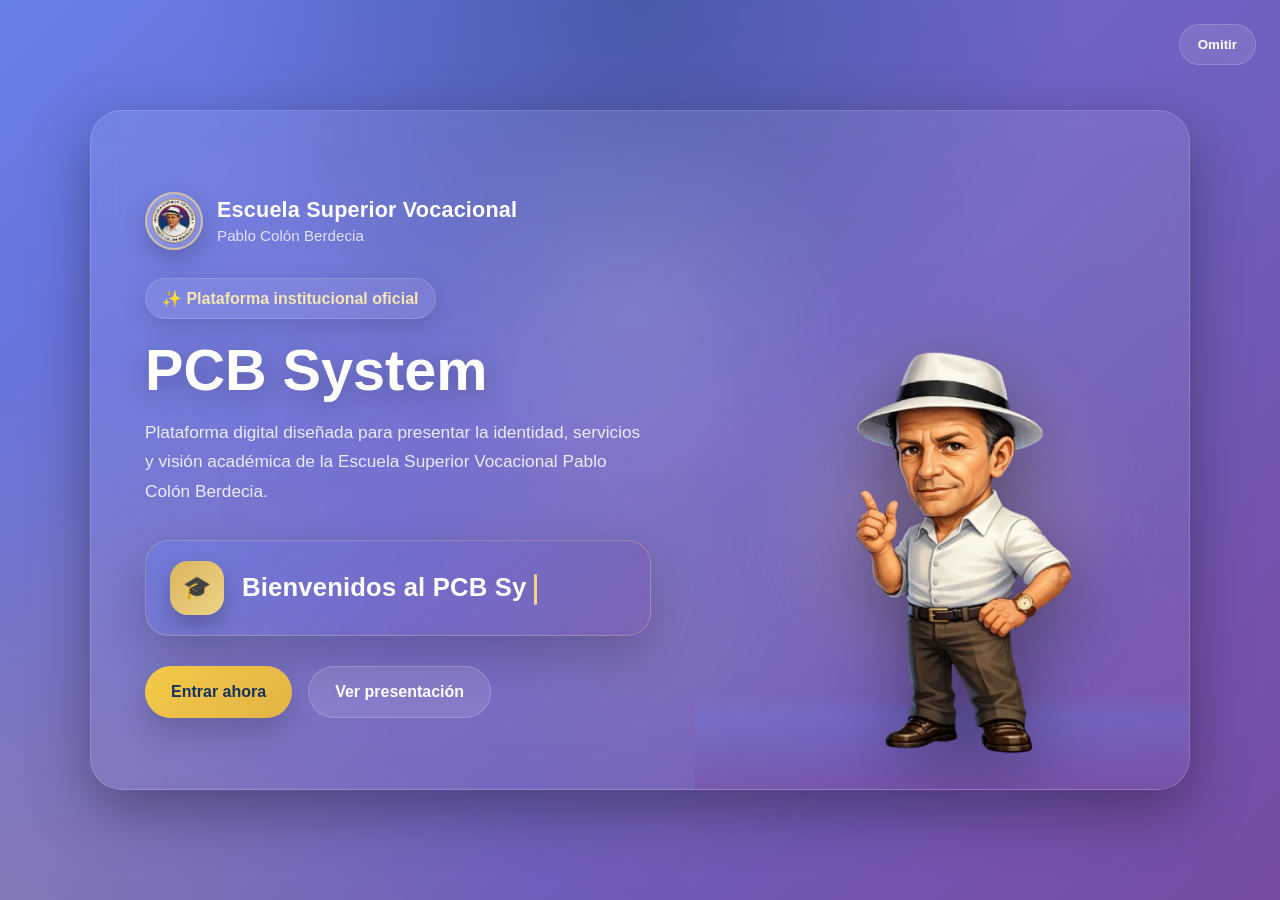
<file: index.html>
<!DOCTYPE html>
<html lang="es" id="htmlRoot">

<head>
  <meta charset="UTF-8">
  <meta name="viewport" content="width=device-width, initial-scale=1.0">
  <title>Escuela Superior Vocacional Pablo Colón Berdecia</title>
  <link rel="stylesheet" href="styles.css">
  <link rel="stylesheet" href="dark-mode-fix-v2.css?v=2">
  <link rel="stylesheet" href="dropdown-fix.css">
  <link rel="stylesheet" href="image-popup.css">
  <!-- <link rel="stylesheet" href="notification-bot.css"> -->
  <script src="translations.js"></script>
  <style>
    /* Fix inline para hero cards en dark mode - fuerza los estilos */
    body.dark-mode .hero-card {
      background: rgba(17, 24, 39, 0.95) !important;
      backdrop-filter: blur(10px) !important;
      border: 1px solid rgba(56, 189, 248, 0.3) !important;
      box-shadow: 0 4px 20px rgba(0, 0, 0, 0.5) !important;
    }

    body.dark-mode .hero-card h2 {
      color: #38BDF8 !important;
      text-shadow: 0 0 10px rgba(56, 189, 248, 0.5) !important;
      font-weight: 700 !important;
    }

    body.dark-mode .hero-card ul {
      color: #E5E7EB !important;
    }

    body.dark-mode .hero-card li {
      color: #E5E7EB !important;
      border-bottom: 1px solid rgba(56, 189, 248, 0.1) !important;
    }

    body.dark-mode .hero-card p {
      color: #9CA3AF !important;
    }

    body.dark-mode .hero-card:hover {
      border-color: #38BDF8 !important;
      box-shadow: 0 8px 30px rgba(56, 189, 248, 0.4) !important;
      transform: translateY(-5px) !important;
    }

    /* Fix dark mode para sección de eventos */
    body.dark-mode .event-list {
      color: #E5E7EB !important;
    }

    body.dark-mode .event-list li {
      color: #E5E7EB !important;
      border-bottom: 1px solid rgba(56, 189, 248, 0.1) !important;
    }

    body.dark-mode .event-list strong {
      color: #38BDF8 !important;
    }

    body.dark-mode .section-alt {
      background: #0F172A !important;
    }

    body.dark-mode .news-grid .card {
      background: rgba(17, 24, 39, 0.95) !important;
      border: 1px solid rgba(56, 189, 248, 0.2) !important;
    }

    body.dark-mode .news-grid .card h4 {
      color: #38BDF8 !important;
    }

    body.dark-mode .news-grid .card p {
      color: #9CA3AF !important;
    }
  </style>
</head>

<body>
  <!-- Popup de selección de tema -->
  <div id="themePopup" class="theme-popup">
    <div class="theme-popup-content">
      <h2 data-translate="🎨 Selecciona tu tema preferido">🎨 Selecciona tu tema preferido</h2>
      <p data-translate="Elige cómo quieres ver el sitio web">Elige cómo quieres ver el sitio web</p>
      <div class="theme-buttons">
        <button type="button" class="theme-btn theme-btn-light" id="btnLightMode" onclick="document.body.classList.remove('dark-mode'); localStorage.setItem('theme', 'light'); document.getElementById('themePopup').classList.add('hidden');">
          ☀️ Modo Claro
        </button>
        <button type="button" class="theme-btn theme-btn-dark" id="btnDarkMode" onclick="document.body.classList.add('dark-mode'); localStorage.setItem('theme', 'dark'); document.getElementById('themePopup').classList.add('hidden');">
          🌙 Modo Oscuro
        </button>
      </div>
    </div>
  </div>

  <script>
    // Script inline para modo claro/oscuro y hamburger menu
    (function () {
      function hidePopup() {
        const popup = document.getElementById('themePopup');
        if (popup) popup.classList.add('hidden');
      }

      function setLightMode() {
        document.body.classList.remove('dark-mode');
        localStorage.setItem('theme', 'light');
        hidePopup();
      }

      function setDarkMode() {
        document.body.classList.add('dark-mode');
        localStorage.setItem('theme', 'dark');
        hidePopup();
      }

      function checkTheme() {
        const savedTheme = localStorage.getItem('theme');
        if (savedTheme === 'dark') {
          document.body.classList.add('dark-mode');
          hidePopup();
        } else if (savedTheme === 'light') {
          hidePopup();
        }
      }

      // Ejecutar inmediatamente
      checkTheme();

      // Agregar event listeners INMEDIATAMENTE (no esperar DOMContentLoaded)
      const btnLight = document.getElementById('btnLightMode');
      const btnDark = document.getElementById('btnDarkMode');

      if (btnLight) {
        btnLight.onclick = setLightMode;
      }
      if (btnDark) {
        btnDark.onclick = setDarkMode;
      }

      // Redirigir a animacion.html DESPUÉS de configurar los eventos
      if (!sessionStorage.getItem("pcb_intro_seen")) {
        sessionStorage.setItem("pcb_intro_seen", "true");
        setTimeout(function() {
          window.location.href = "animacion.html";
        }, 100);
      }

      // Usar DOMContentLoaded para el hamburger menu
      document.addEventListener('DOMContentLoaded', function() {
        // Código del hamburger menu
        (function() {
          const hamburgerBtn = document.getElementById('hamburgerBtn');
          const sidebarMenu = document.getElementById('sidebarMenu');
          const sidebarOverlay = document.getElementById('sidebarOverlay');
          const closeSidebar = document.getElementById('closeSidebar');
          const themeToggle = document.getElementById('themeToggle');
          const themeOptions = document.getElementById('themeOptions');
          const selectLightMode = document.getElementById('selectLightMode');
          const selectDarkMode = document.getElementById('selectDarkMode');
          const languageToggle = document.getElementById('languageToggle');
          const languageOptions = document.getElementById('languageOptions');
          const selectSpanish = document.getElementById('selectSpanish');
          const selectEnglish = document.getElementById('selectEnglish');

          function closeSidebarMenu() {
            if (sidebarMenu) sidebarMenu.classList.remove('active');
            if (sidebarOverlay) sidebarOverlay.classList.remove('active');
            if (themeOptions) themeOptions.style.display = 'none';
            if (languageOptions) languageOptions.style.display = 'none';
          }

          // Abrir sidebar
          if (hamburgerBtn) {
            hamburgerBtn.addEventListener('click', function() {
              if (sidebarMenu) sidebarMenu.classList.add('active');
              if (sidebarOverlay) sidebarOverlay.classList.add('active');
            });
          }

          // Cerrar sidebar
          if (closeSidebar) {
            closeSidebar.addEventListener('click', closeSidebarMenu);
          }

          // Cerrar al hacer clic en overlay
          if (sidebarOverlay) {
            sidebarOverlay.addEventListener('click', closeSidebarMenu);
          }

          // Toggle theme
          if (themeToggle) {
            themeToggle.addEventListener('click', function() {
              if (themeOptions) {
                themeOptions.style.display = themeOptions.style.display === 'none' ? 'block' : 'none';
              }
            });
          }

          // Theme buttons
          if (selectLightMode) {
            selectLightMode.addEventListener('click', function() {
              setLightMode();
              closeSidebarMenu();
            });
          }
          if (selectDarkMode) {
            selectDarkMode.addEventListener('click', function() {
              setDarkMode();
              closeSidebarMenu();
            });
          }

          // Toggle language
          if (languageToggle) {
            languageToggle.addEventListener('click', function() {
              if (languageOptions) {
                languageOptions.style.display = languageOptions.style.display === 'none' ? 'block' : 'none';
              }
            });
          }

          // Language buttons
          if (selectSpanish) {
            selectSpanish.addEventListener('click', function() {
              localStorage.setItem('language', 'es');
              const htmlRoot = document.getElementById('htmlRoot');
              if (htmlRoot) htmlRoot.setAttribute('lang', 'es');
              closeSidebarMenu();
            });
          }
          if (selectEnglish) {
            selectEnglish.addEventListener('click', function() {
              localStorage.setItem('language', 'en');
              const htmlRoot = document.getElementById('htmlRoot');
              if (htmlRoot) htmlRoot.setAttribute('lang', 'en');
              closeSidebarMenu();
            });
          }
        })();
      });
    })();
  </script>

  <!-- HEADER -->
  <header class="site-header">
    <div class="container header-inner">
      <div class="logo-area">
        <img src="LOGO6.png" alt="Logo Escuela" class="logo-image">
        <div class="logo-text">
          <span class="logo-title" data-translate="Escuela Superior Vocacional">Escuela Superior Vocacional</span>
          <span class="logo-subtitle" data-translate="Pablo Colón Berdecia">Pablo Colón Berdecia</span>
        </div>
      </div>
      <div style="display: flex; align-items: center; gap: 1rem;">
        <nav class="main-nav">
          <ul>
            <li><a href="#inicio" data-translate="Inicio">Inicio</a></li>
            <li><a href="#escuela" data-translate="La escuela">La escuela</a></li>
            <li class="dropdown">
              <a href="#" style="pointer-events: none;">Servicios Digitales <i class="fas fa-chevron-down"></i></a>
              <ul class="dropdown-menu">
                <li><a href="https://de.pr.gov/MATRICULA//">📝 Matrícula Online</a></li>
                <li><a href="solicitudes.html">📄 Solicitud de Documentos</a></li> 
                <li><a href="https://pcbsystempr-cyber.github.io/Servicio-Tecnico/">🔧 Servicios Técnicos</a></li>
                <!-- <li><a href="enfermeria.html">⚕️ Enfermería</a></li> -->
                <li><a href="https://pcbsystempr-cyber.github.io/Unidad-de-ApoyoSocioEmocional/">🧠 Orientación</a></li>
                <li><a href="biblioteca.html">📚 Biblioteca</a></li>
                <li><a href="comedor.html">🍽️ Comedor</a></li>
                <li><a href="padres.html">👨‍👩‍👧 Portal de Padres</a></li>
                <li><a href="seguridad.html">🛡️ Seguridad</a></li>

              </ul>
            </li>
            <li><a href="#vida" data-translate="Vida estudiantil">Vida estudiantil</a></li>
            <li><a href="#contacto" data-translate="Contacto">Contacto</a></li>
          </ul>
        </nav>
        <button class="hamburger-menu" id="hamburgerBtn" aria-label="Abrir menú">
          <span></span>
          <span></span>
          <span></span>
        </button>
      </div>
    </div>
  </header>

  <!-- Menú lateral hamburguesa -->
  <div class="sidebar-menu" id="sidebarMenu">
    <div class="sidebar-header">
      <h3 data-translate="Menú">Menú</h3>
      <button class="sidebar-close" id="closeSidebar">&times;</button>
    </div>
    <div class="sidebar-content">
      <!-- Navegación Principal -->
      <a href="index.html" class="sidebar-item sidebar-link">
        <span class="sidebar-icon">🏠</span>
        <span class="sidebar-text" data-translate="Inicio">Inicio</span>
        <span class="sidebar-arrow">›</span>
      </a>

      <a href="quienes-somos.html" class="sidebar-item sidebar-link">
        <span class="sidebar-icon">🏫</span>
        <span class="sidebar-text" data-translate="Quiénes Somos">Quiénes Somos</span>
        <span class="sidebar-arrow">›</span>
      </a>

      <!-- Servicios Digitales (Expandible) -->
      <div class="sidebar-item" id="servicesToggle">
        <span class="sidebar-icon">💻</span>
        <span class="sidebar-text" data-translate="Servicios Digitales">Servicios Digitales</span>
        <span class="sidebar-arrow">›</span>
      </div>
      <div class="theme-options" id="servicesOptions" style="display: none;">
        <a href="" class="theme-option">
          <span>📝</span> Matrícula Online
        </a>
        <a href="solicitudes.html" class="theme-option">
          <span>📄</span> Solicitud de Documentos
        </a>
        <a href="https://pcbsystempr-cyber.github.io/Servicio-Tecnico/" class="theme-option">
          <span>🔧</span> Servicios Técnicos
        </a>
        <!-- <a href="enfermeria.html" class="theme-option">
          <span>⚕️</span> Enfermería
        </a> -->
        <a href="orientacion.html" class="theme-option">
          <span>🧠</span> Orientación
        </a>
        <a href="biblioteca.html" class="theme-option">
          <span>📚</span> Biblioteca
        </a>
        <a href="comedor.html" class="theme-option">
          <span>🍽️</span> Comedor
        </a>
        <a href="padres.html" class="theme-option">
          <span>👨‍👩‍👧</span> Portal de Padres
        </a>
        <a href="seguridad.html" class="theme-option">
          <span>🛡️</span> Seguridad
        </a>

      </div>

      <a href="participacion-comunitaria.html" class="sidebar-item sidebar-link">
        <span class="sidebar-icon">🎓</span>
        <span class="sidebar-text" data-translate="Vida Estudiantil">Vida Estudiantil</span>
        <span class="sidebar-arrow">›</span>
      </a>

      <a href="normas-reglamentos.html" class="sidebar-item sidebar-link">
        <span class="sidebar-icon">📋</span>
        <span class="sidebar-text" data-translate="Normas">Normas</span>
        <span class="sidebar-arrow">›</span>
      </a>

      <!-- Separador -->
      <div style="border-top: 1px solid rgba(255,255,255,0.1); margin: 1rem 0;"></div>

      <!-- Cambiar Tema -->
      <div class="sidebar-item" id="themeToggle">
        <span class="sidebar-icon">🎨</span>
        <span class="sidebar-text" data-translate="Cambiar Tema">Cambiar Tema</span>
        <span class="sidebar-arrow">›</span>
      </div>
      <div class="theme-options" id="themeOptions" style="display: none;">
        <button class="theme-option" id="selectLightMode" data-translate="Modo Claro">
          <span>☀️</span> Modo Claro
        </button>
        <button class="theme-option" id="selectDarkMode" data-translate="Modo Oscuro">
          <span>🌙</span> Modo Oscuro
        </button>
      </div>

      <!-- Cambiar Idioma -->
      <div class="sidebar-item" id="languageToggle">
        <span class="sidebar-icon">🌐</span>
        <span class="sidebar-text" data-translate="Cambiar Idioma">Cambiar Idioma</span>
        <span class="sidebar-arrow">›</span>
      </div>
      <div class="theme-options" id="languageOptions" style="display: none;">
        <button class="theme-option" id="selectSpanish" data-translate="Español">
          <span>🇵🇷</span> Español
        </button>
        <button class="theme-option" id="selectEnglish" data-translate="English">
          <span>🇺🇸</span> English
        </button>
      </div>

      <!-- Separador -->
      <div style="border-top: 1px solid rgba(255,255,255,0.1); margin: 1rem 0;"></div>

      <!-- Dashboard Administrativo -->
      <a href="admin.html" class="sidebar-item sidebar-link">
        <span class="sidebar-icon">⚙️</span>
        <span class="sidebar-text" data-translate="Dashboard Admin">Dashboard Admin</span>
        <span class="sidebar-arrow">›</span>
      </a>
    </div>
  </div>

  <!-- Overlay para cerrar el menú -->
  <div class="sidebar-overlay" id="sidebarOverlay"></div>

  <!-- Script para el toggle de servicios digitales -->
  <script>
    (function () {
      // Esperar a que el DOM esté listo
      function initServicesToggle() {
        const servicesToggle = document.getElementById('servicesToggle');
        const servicesOptions = document.getElementById('servicesOptions');

        if (servicesToggle && servicesOptions) {
          console.log('Servicios toggle encontrado');

          servicesToggle.addEventListener('click', function (e) {
            e.preventDefault();
            e.stopPropagation();

            console.log('Click en servicios toggle');

            const isHidden = servicesOptions.style.display === 'none' || servicesOptions.style.display === '';
            const arrow = this.querySelector('.sidebar-arrow');

            if (isHidden) {
              console.log('Mostrando submenu');
              servicesOptions.style.display = 'block';
              if (arrow) {
                arrow.style.transform = 'rotate(90deg)';
              }
              this.classList.add('active');
            } else {
              console.log('Ocultando submenu');
              servicesOptions.style.display = 'none';
              if (arrow) {
                arrow.style.transform = 'rotate(0deg)';
              }
              this.classList.remove('active');
            }
          });
        } else {
          console.log('No se encontró servicesToggle o servicesOptions');
        }
      }

      // Ejecutar cuando el DOM esté listo
      if (document.readyState === 'loading') {
        document.addEventListener('DOMContentLoaded', initServicesToggle);
      } else {
        initServicesToggle();
      }
    })();
  </script>

  <!-- HERO / INICIO -->
  <section id="inicio" class="hero">
    <div class="container">
      <div class="hero-content-centered">
        <h1 data-translate="Formación vocacional con visión de futuro">Formación vocacional con visión de futuro</h1>
        <p
          data-translate="Escuela Superior Vocacional que prepara estudiantes con bases académicas y técnicas para continuar estudios o entrar al mundo laboral.">
          Escuela Superior Vocacional que prepara estudiantes con bases académicas y técnicas
          para continuar estudios o entrar al mundo laboral.
        </p>
        <div class="hero-actions">
          <a href="#programas" class="btn btn-primary" data-translate="🎓 Ver programas vocacionales">🎓 Ver programas
            vocacionales</a>
          <a href="#escuela" class="btn btn-secondary" data-translate="🏫 Conocer la escuela">🏫 Conocer la escuela</a>
        </div>
      </div>
    </div>
  </section>

  <!-- LA ESCUELA (Acerca, Admisiones, Normas, Apoyo) -->
  <section id="escuela" class="section">
    <div class="container">
      <div class="section-header">
        <h2 data-translate="La escuela">La escuela</h2>
        <p data-translate="Información básica sobre la institución, matrícula, normas y apoyo a estudiantes.">
          Información básica sobre la institución, matrícula, normas y apoyo a estudiantes.
        </p>
      </div>

      <div class="grid-2">
        <!-- Quiénes somos -->
        <article class="card">
          <div class="card-icon">🏫</div>
          <h3 data-translate="Quiénes somos">Quiénes somos</h3>
          <p
            data-translate="Superior Vocacional Pablo Colón Berdecia es una institución educativa comprometida con la formación académica técnica y vocacional de sus estudiantes. Nuestro enfoque combina el desarrollo de conocimiento, destrezas prácticas y valores, preparando a los jóvenes para continuar estudios postsecundarios, integrarse al mundo laboral y contribuir positivamente en la sociedad.S">
            Superior Vocacional Pablo Colón Berdecia es una institución educativa comprometida con la formación
            académica técnica y vocacional de sus estudiantes. Nuestro enfoque combina el desarrollo de conocimiento,
            destrezas prácticas y valores, preparando a los jóvenes para continuar estudios postsecundarios, integrarse
            al mundo laboral y contribuir positivamente en la sociedad.
          </p>
          <a href="quienes-somos.html" class="btn btn-secondary btn-small" data-translate="Conoce más sobre nosotros">
            Conoce más sobre nosotros
          </a>
        </article>

        <!-- Admisiones -->
        <article class="card">
          <div class="card-icon">📝</div>
          <h3 data-translate="Admisiones / Matrícula">Admisiones / Matrícula</h3>
          <p data-translate="Requisitos generales de matrícula:">Requisitos generales de matrícula:</p>
          <ul>
            <li data-translate="Formulario de solicitud completado">Formulario de solicitud completado</li>
            <li data-translate="Récord de notas y documentos oficiales">Récord de notas y documentos oficiales</li>
            <li data-translate="Identificación del padre, madre o encargado">Identificación del padre, madre o encargado
            </li>
          </ul>
          <p class="note"
            data-translate="Fechas y detalles se informan por la oficina escolar y comunicados oficiales.">
            Fechas y detalles se informan por la oficina escolar y comunicados oficiales.
          </p>
          <a href="https://de.pr.gov/MATRICULA//" class="btn btn-secondary btn-small" target="_blank" rel="noopener"
            data-translate="Ver página de Matrícula">
            Ver página de Matrícula
          </a>
        </article>
      </div>

      <div class="grid-2 section-gap">
        <!-- Normas -->
        <article class="card">
          <div class="card-icon">📋</div>
          <h3 data-translate="Normas y reglamentos">Normas y reglamentos</h3>
          <p data-translate="Normas básicas de convivencia y seguridad:">Normas básicas de convivencia y seguridad:</p>
          <ul>
            <li data-translate="Respeto entre toda la comunidad escolar.">Respeto entre toda la comunidad escolar.</li>
            <li data-translate="Uso correcto del uniforme y equipos de seguridad.">Uso correcto del uniforme y equipos
              de seguridad.</li>
            <li data-translate="Puntualidad, asistencia y cuidado de las instalaciones.">Puntualidad, asistencia y
              cuidado de las instalaciones.</li>
          </ul>
          <p class="note">
            <span data-translate="Detalles en el">Detalles en el</span> <strong
              data-translate="Manual del Estudiante">Manual del Estudiante</strong> <span data-translate="y el">y
              el</span> <strong data-translate="Reglamento Escolar">Reglamento Escolar</strong>.
          </p>
          <a href="normas-reglamentos.html" class="btn btn-secondary btn-small"
            data-translate="Ver reglamento completo">
            Ver reglamento completo
          </a>
        </article>

        <!-- Apoyo socioemocional -->
        <article class="card">
          <div class="card-icon">💚</div>
          <h3 data-translate="Apoyo socioemocional">Apoyo socioemocional</h3>
          <p
            data-translate="Servicio de consejería, trabajo social y apoyo psicológico para el bienestar del estudiantado.">
            Servicio de consejería, trabajo social y apoyo psicológico para el bienestar del estudiantado.
          </p>
          <a href="https://pcbsystempr-cyber.github.io/Unidad-de-ApoyoSocioEmocional/" class="btn btn-secondary btn-small"
            target="_blank" rel="noopener" data-translate="Ver página de apoyo socioemocional">
            Ver página de apoyo socioemocional
          </a>
        </article>
      </div>
    </div>
  </section>

  <!-- CLASE GRADUANDA 2026 -->
  <section id="clas-graduanda" class="section">
    <div class="container">
      <div class="section-header">
        <h2 data-translate="🎓 Clase Graduanda 2026">🎓 Clase Graduanda 2026</h2>
        <p>Información importante para los estudiantes de la clase graduanda.</p>
      </div>

      <div class="grid-3">
        <article class="card service-card">
          <div class="service-icon">📅</div>
          <h3>Calendario</h3>
          <p>Fechas importantes y cronograma de actividades.</p>
          <a href="#" class="btn btn-secondary btn-small" onclick="event.preventDefault();showProntoPopup()">Ver calendario</a>
        </article>

        <article class="card service-card">
          <div class="service-icon">🎉</div>
          <h3>Actividades</h3>
          <p>Eventos y actividades de la clase.</p>
          <a href="#" class="btn btn-secondary btn-small" onclick="event.preventDefault();showProntoPopup()">Ver actividades</a>
        </article>

        <article class="card service-card">
          <div class="service-icon">📸</div>
          <h3>Fotos</h3>
          <p>Reservación de fotos formales.</p>
          <a href="#" class="btn btn-secondary btn-small" onclick="event.preventDefault();showProntoPopup()">Reservar</a>
        </article>
      </div>
    </div>
  </section>

  <!-- ══════════════════════════════════════
       POPUP ¡PRONTO! — Clase Graduanda 2026
       ══════════════════════════════════════ -->
  <div id="prontoOverlay" style="display:none;" onclick="if(event.target===this)hideProntoPopup()"
    style="position:fixed;inset:0;z-index:9999;display:flex;align-items:center;justify-content:center;background:rgba(0,0,0,0.65);backdrop-filter:blur(6px);opacity:0;transition:opacity 0.3s;">
  </div>
  <div id="prontoModal" style="display:none;position:fixed;top:50%;left:50%;transform:translate(-50%,-60%);z-index:10000;width:min(90vw,480px);opacity:0;transition:opacity 0.35s,transform 0.35s;">
    <div style="background:linear-gradient(160deg,#1e1b4b 0%,#12103a 60%,#0f0c29 100%);border-radius:24px;padding:2.8rem 2.2rem 2.2rem;box-shadow:0 25px 70px rgba(0,0,0,0.55),0 0 0 1px rgba(139,92,246,0.35);text-align:center;position:relative;overflow:hidden;">

      <!-- Destellos decorativos -->
      <div style="position:absolute;top:-30px;left:-30px;width:180px;height:180px;background:radial-gradient(circle,rgba(139,92,246,0.25) 0%,transparent 70%);pointer-events:none;"></div>
      <div style="position:absolute;bottom:-40px;right:-30px;width:200px;height:200px;background:radial-gradient(circle,rgba(56,189,248,0.18) 0%,transparent 70%);pointer-events:none;"></div>

      <!-- Botón cerrar -->
      <button onclick="hideProntoPopup()" title="Cerrar"
        style="position:absolute;top:14px;right:16px;background:rgba(255,255,255,0.08);border:1px solid rgba(255,255,255,0.15);color:rgba(255,255,255,0.7);width:32px;height:32px;border-radius:50%;font-size:1rem;cursor:pointer;line-height:1;transition:background 0.2s;"
        onmouseover="this.style.background='rgba(255,255,255,0.18)'" onmouseout="this.style.background='rgba(255,255,255,0.08)'">✕</button>

      <!-- Ícono animado -->
      <div id="prontoIcon" style="font-size:4.5rem;line-height:1;margin-bottom:1.1rem;display:inline-block;">🎓</div>

      <!-- Título -->
      <div style="font-size:2.4rem;font-weight:900;background:linear-gradient(90deg,#a78bfa,#38bdf8,#a78bfa);background-size:200%;-webkit-background-clip:text;-webkit-text-fill-color:transparent;background-clip:text;margin-bottom:0.5rem;animation:prontoPulse 2.5s ease-in-out infinite;">
        ¡Pronto!
      </div>

      <!-- Subtítulo -->
      <p style="color:rgba(255,255,255,0.72);font-size:1rem;line-height:1.6;margin:0.6rem 0 1.6rem;max-width:320px;margin-left:auto;margin-right:auto;">
        Esta sección estará disponible muy pronto.<br>
        <span style="color:#a78bfa;font-weight:600;">Clase Graduanda 2026</span> — ¡Mantente pendiente! 🎉
      </p>

      <!-- Barra de progreso decorativa -->
      <div style="background:rgba(255,255,255,0.08);border-radius:50px;height:6px;overflow:hidden;margin-bottom:1.6rem;">
        <div style="height:100%;width:72%;background:linear-gradient(90deg,#a78bfa,#38bdf8);border-radius:50px;animation:prontoBar 2s ease-in-out infinite alternate;"></div>
      </div>

      <!-- Botón cerrar principal -->
      <button onclick="hideProntoPopup()"
        style="background:linear-gradient(135deg,#7c3aed,#2563eb);color:white;border:none;padding:0.8rem 2.2rem;border-radius:50px;font-size:1rem;font-weight:700;cursor:pointer;transition:all 0.25s;box-shadow:0 4px 18px rgba(124,58,237,0.45);font-family:inherit;"
        onmouseover="this.style.transform='translateY(-2px)';this.style.boxShadow='0 6px 24px rgba(124,58,237,0.6)'"
        onmouseout="this.style.transform='';this.style.boxShadow='0 4px 18px rgba(124,58,237,0.45)'">
        ¡Entendido!
      </button>
    </div>
  </div>

  <style>
    @keyframes prontoPulse {
      0%,100% { background-position: 0% 50%; }
      50%      { background-position: 100% 50%; }
    }
    @keyframes prontoBar {
      from { width: 55%; } to { width: 85%; }
    }
    @keyframes prontoIconBounce {
      0%,100% { transform: translateY(0) rotate(-3deg); }
      50%      { transform: translateY(-10px) rotate(3deg); }
    }
  </style>

  <script>
    function showProntoPopup() {
      var overlay = document.getElementById('prontoOverlay');
      var modal   = document.getElementById('prontoModal');
      var icon    = document.getElementById('prontoIcon');

      overlay.style.display = 'flex';
      modal.style.display   = 'block';

      // Forzar reflow para que la transición funcione
      overlay.offsetHeight;
      overlay.style.opacity = '1';
      modal.style.opacity   = '1';
      modal.style.transform = 'translate(-50%,-50%)';

      // Aplicar estilos completos al overlay (los estilos inline en HTML no se pueden duplicar con style attr)
      overlay.style.position       = 'fixed';
      overlay.style.inset          = '0';
      overlay.style.zIndex         = '9999';
      overlay.style.alignItems     = 'center';
      overlay.style.justifyContent = 'center';
      overlay.style.background     = 'rgba(0,0,0,0.65)';
      overlay.style.backdropFilter = 'blur(6px)';
      overlay.style.transition     = 'opacity 0.3s';
      overlay.onclick = function(e) { if(e.target===overlay) hideProntoPopup(); };

      icon.style.animation = 'prontoIconBounce 1.8s ease-in-out infinite';

      document.addEventListener('keydown', escPronto);
    }

    function hideProntoPopup() {
      var overlay = document.getElementById('prontoOverlay');
      var modal   = document.getElementById('prontoModal');

      overlay.style.opacity = '0';
      modal.style.opacity   = '0';
      modal.style.transform = 'translate(-50%,-60%)';

      setTimeout(function() {
        overlay.style.display = 'none';
        modal.style.display   = 'none';
      }, 320);

      document.removeEventListener('keydown', escPronto);
    }

    function escPronto(e) { if (e.key === 'Escape') hideProntoPopup(); }
  </script>

  <!-- PROGRAMAS VOCACIONALES (SLIDESHOW) -->
  <section id="programas" class="section section-alt">
    <div class="container">
      <div class="section-header">
        <h2 data-translate="Programas y talleres vocacionales">Programas y talleres vocacionales</h2>
        <p data-translate="Oferta vocacional disponible para los estudiantes de la escuela.">
          Oferta vocacional disponible para los estudiantes de la escuela.
        </p>
      </div>

      <!-- Slideshow Container -->
      <div class="slideshow-container">
        <div class="slideshow-wrapper">
          <!-- Slides -->
          <div class="slide fade active">
            <a href="https://hackerpcb1.github.io/Casa-Abierta/" target="_blank" rel="noopener">
              <img src="galeriaslideshow/pcbsystemlogo1.png" alt="Elaboración de Productos Agricolas">
              <div class="slide-overlay">
                <div class="slide-text">
                  <h3 data-translate="Creado por estudiantes. Diseñado para el mundo.">Creado por estudiantes. Diseñado
                    para el mundo.</h3>
                  <p data-translate="No es un proyecto escolar. Es un legado al futuro de la educación.">No es un
                    proyecto escolar. Es un legado al futuro de la educación.</p>
                </div>
              </div>
            </a>
          </div>
          <div class="slide fade">
            <a href="https://hackerpcb1.github.io/Casa-Abierta/" target="_blank" rel="noopener">
              <img src="galeriaslideshow/epaFFA.jpeg" alt="Elaboración de Productos Agricolas">
              <div class="slide-overlay">
                <div class="slide-text">
                  <h3 data-translate="Procesamiento y Desarrollo de Productos Agrícolas">Sin agricultores no hay comida,
                    sin comida no hay vida</h3>
                  <p data-translate="Haz clic para ver más">Haz clic para ver más</p>
                </div>
              </div>
            </a>
          </div>

          <div class="slide fade">
            <a href="https://hackerpcb1.github.io/Casa-Abierta/" target="_blank" rel="noopener">
              <img src="galeriaslideshow/acfccla.jpeg" alt="Artes Culinarias">
              <div class="slide-overlay">
                <div class="slide-text">
                  <h3 data-translate="Cocina Profesional y Gestión Gastronómica">El arte de la buena cocina</h3>
                  <p data-translate="Haz clic para ver más">Haz clic para ver más</p>
                </div>
              </div>
            </a>
          </div>

          <div class="slide fade">
            <a href="https://hackerpcb1.github.io/Casa-Abierta/" target="_blank" rel="noopener">
              <img src="galeriaslideshow/computecskillsusa.jpeg" alt="Computec">
              <div class="slide-overlay">
                <div class="slide-text">
                  <h3 data-translate="Formación práctica y tecnológica">Formación práctica y tecnológica</h3>
                  <p data-translate="Haz clic para ver más">Haz clic para ver más</p>
                </div>
              </div>
            </a>
          </div>

          <div class="slide fade">
            <a href="https://hackerpcb1.github.io/Casa-Abierta/" target="_blank" rel="noopener">
              <img src="galeriaslideshow/cosmetologiaskillsusa.jpeg" alt="Cosmetología">
              <div class="slide-overlay">
                <div class="slide-text">
                  <h3 data-translate="Belleza y Cuidado Personal Profesional">Belleza y Cuidado Personal Profesional
                  </h3>
                  <p data-translate="Haz clic para ver más">Haz clic para ver más</p>
                </div>
              </div>
            </a>
          </div>

          <div class="slide fade">
            <a href="https://hackerpcb1.github.io/Casa-Abierta/" target="_blank" rel="noopener">
              <img src="galeriaslideshow/enfermeriahosa.jpg" alt="Enfermería">
              <div class="slide-overlay">
                <div class="slide-text">
                  <h3 data-translate="Cuidado Integral de la Salud">Cuidado Integral de la Salud</h3>
                  <p data-translate="Haz clic para ver más">Haz clic para ver más</p>
                </div>
              </div>
            </a>
          </div>
          <div class="slide fade">
            <a href="https://hackerpcb1.github.io/Casa-Abierta/" target="_blank" rel="noopener">
              <img src="galeriaslideshow/decaempresarismo.jpg" alt="Representante de Ventas y Servicios Empresariales">
              <div class="slide-overlay">
                <div class="slide-text">
                  <h3 data-translate="Representante de Ventas y Servicios Empresariales">Representante de Ventas y
                    Servicios Empresariales</h3>
                  <p data-translate="Haz clic para ver más">Haz clic para ver más</p>
                </div>
              </div>
            </a>
          </div>
          <div class="slide fade">
            <a href="https://hackerpcb1.github.io/Casa-Abierta/" target="_blank" rel="noopener">
              <img src="galeriaslideshow/seguridadpublica.jpg" alt="Seguridad Publica">
              <div class="slide-overlay">
                <div class="slide-text">
                  <h3 data-translate="Seguridad Publica">Servicio de Seguridad Publica</h3>
                  <p data-translate="Haz clic para ver más">Haz clic para ver más</p>
                </div>
              </div>
            </a>
          </div>

          <!-- Navigation Arrows -->
          <button class="slide-prev" onclick="changeSlide(-1)" aria-label="Anterior">❮</button>
          <button class="slide-next" onclick="changeSlide(1)" aria-label="Siguiente">❯</button>
        </div>

        <!-- Dots/Indicators -->
        <div class="slide-dots">
          <span class="dot active" onclick="currentSlide(1)"></span>
          <span class="dot" onclick="currentSlide(2)"></span>
          <span class="dot" onclick="currentSlide(3)"></span>
          <span class="dot" onclick="currentSlide(4)"></span>
          <span class="dot" onclick="currentSlide(5)"></span>
          <span class="dot" onclick="currentSlide(6)"></span>
          <span class="dot" onclick="currentSlide(7)"></span>
          <span class="dot" onclick="currentSlide(8)"></span>
          <span class="dot" onclick="currentSlide(9)"></span>
        </div>

        <!-- CTA Button -->
        <div class="programs-cta" style="margin-top: 2rem;">
          <a href="https://pcbsystempr-cyber.github.io/Casa-Abierta/" class="btn btn-primary" target="_blank" rel="noopener"
            data-translate="Ver todos los programas y Casa Abierta">
            Ver todos los programas y Casa Abierta
          </a>
        </div>
      </div>
    </div>
  </section>

<!-- SERVICIOS AL ESTUDIANTE -->
  <section id="servicios" class="section">
    <div class="container">
      <div class="section-header">
        <h2 data-translate="Servicios al estudiante">Servicios al estudiante</h2>
        <p data-translate="Servicios de apoyo que la escuela ofrece a su población estudiantil.">
          Servicios de apoyo que la escuela ofrece a su población estudiantil.
        </p>
      </div>

      <div class="grid-3">
        <!-- Biblioteca -->
        <article class="card service-card">
          <div class="service-icon">📚</div>
          <h3 data-translate="Biblioteca">Biblioteca</h3>
          <p data-translate="Espacio de lectura, consulta y estudio.">Espacio de lectura, consulta y estudio.</p>
          <a href="biblioteca.html" class="btn btn-secondary btn-small" data-translate="Ver detalles">
            Ver detalles
          </a>
        </article>

        <!-- Comedor escolar -->
        <article class="card service-card">
          <div class="service-icon">🍽️</div>
          <h3 data-translate="Comedor escolar">Comedor escolar</h3>
          <p data-translate="Servicio de alimentación escolar.">Servicio de alimentación escolar.</p>
          <a href="comedor.html" class="btn btn-secondary btn-small" data-translate="Ver detalles">
            Ver detalles
          </a>
        </article>

        <!-- Correos Electrónicos de Maestros -->
        <article class="card service-card">
          <div class="service-icon">📧</div>
          <h3 data-translate="Correos Electrónicos">Correos Electrónicos</h3>
          <p data-translate="Listado completo de correos de maestros.">Listado completo de correos de maestros.</p>
          <a href="correos-maestros-tabla.html" class="btn btn-secondary btn-small" data-translate="Ver listado">
            Ver listado
          </a>
        </article>

        <!-- Microsoft Teams -->
        <article class="card service-card">
          <div class="service-icon">📱</div>
          <h3 data-translate="Microsoft Teams">Microsoft Teams</h3>
          <p data-translate="Acceso a clases virtuales y colaboración en línea.">Acceso a clases virtuales y
            colaboración en línea.</p>
          <a href="https://login.microsoftonline.com/common/oauth2/v2.0/authorize?client_id=5e3ce6c0-2b1f-4285-8d4b-75ee78787346&scope=openId%20profile%20openid%20offline_access&redirect_uri=https%3A%2F%2Fteams.microsoft.com%2Fv2&client-request-id=019be6e8-5a6c-7d37-b129-894db9c8d8ef&response_mode=fragment&response_type=code&x-client-SKU=msal.js.browser&x-client-VER=3.30.0&client_info=1&code_challenge=6ZqFlWHLh3RpNojFPjlqU4h9HyciQoVF24L_a1_WF4A&code_challenge_method=S256&nonce=019be6e8-5a6c-7bdb-9075-c5ce0aa099ac&state=eyJpZCI6IjAxOWJlNmU4LTVhNmMtNzY5MS1hNGRlLWQ4YTQ0MTU4OGMxYyIsIm1ldGEiOnsiaW50ZXJhY3Rpb25UeXBlIjoicmVkaXJlY3QifX0%3D%7Chttps%3A%2F%2Fteams.microsoft.com%2Fv2%2F%3Fculture%3Den-us%26country%3Dus%26enablemcasfort21%3Dtrue"
            class="btn btn-secondary btn-small" target="_blank" rel="noopener" data-translate="Acceder a Teams">
            Acceder a Teams
          </a>
        </article>

        <!-- Power DE -->
        <article class="card service-card">
          <div class="service-icon">📊</div>
          <h3 data-translate="Power DE">Power DE</h3>
          <p data-translate="Portal de información estudiantil del Departamento de Educación.">Portal de información
            estudiantil del Departamento de Educación.</p>
          <a href="https://informacionestudiantil.dde.pr/public/create_multi_student_account.html"
            class="btn btn-secondary btn-small" target="_blank" rel="noopener" data-translate="Acceder a Power DE">
            Acceder a Power DE
          </a>
        </article>

        <!-- Calcular IGS -->
        <article class="card service-card">
          <div class="service-icon">🎓</div>
          <h3 data-translate="Calcular IGS">Calcular IGS</h3>
          <p data-translate="Calculadora de Índice General de Solicitud.">Calculadora de Índice General de Solicitud.
          </p>
          <a href="https://admisiones.upr.edu/calculadora-igs/" class="btn btn-secondary btn-small" target="_blank"
            rel="noopener" data-translate="Calcular ahora">
            Calcular ahora
          </a>
        </article>

        <!-- DECACoop -->
        <article class="card service-card">
          <div class="service-icon">📢</div>
          <h3 data-translate="DECACoop">DECACoop</h3>
          <p data-translate="Portal de mercadeo y publicidad institucional DECACoop.">Portal de mercadeo y publicidad institucional DECACoop.</p>
          <a href="https://decacoopdebarranquitas.vercel.app/" class="btn btn-secondary btn-small" target="_blank"
            rel="noopener" data-translate="Acceder a DECACoop">
            Acceder a DECACoop
          </a>
        </article>

        <!-- Computec -->
        <article class="card service-card">
          <div class="service-icon">💻</div>
          <h3 data-translate="Computec">Computec</h3>
          <p data-translate="Programa de habilidades computacionales y tecnológicas.">Programa de habilidades computacionales y tecnológicas.</p>
          <a href="https://pcbsystempr-cyber.github.io/Computecpcb/" class="btn btn-secondary btn-small" target="_blank"
            rel="noopener" data-translate="Acceder a Computec">
            Acceder a Computec
          </a>
        </article>

        <!-- Recursos para Estudiantes -->
        <article class="card service-card">
          <div class="service-icon">📂</div>
          <h3 data-translate="Recursos para Estudiantes">Recursos para Estudiantes</h3>
          <p data-translate="Acceso a materiales educativos, guías y recursos de apoyo.">Acceso a materiales educativos, guías y recursos de apoyo.</p>
          <a href="recursos-estudiantes.html" class="btn btn-secondary btn-small" data-translate="Ver recursos">
            Ver recursos
          </a>
        </article>

        <!-- Preparación Académica -->
        <article class="card service-card">
          <div class="service-icon">📖</div>
          <h3 data-translate="Preparación Académica">Preparación Académica</h3>
          <p data-translate="Repasos para college, exámenes de avanzado, pruebas CRECE, ASVA y más.">Repasos para college, exámenes de avanzado, pruebas CRECE, ASVA y más.</p>
          <a href=" recursos-estudiantes.html" class="btn btn-secondary btn-small" target="_blank"
            rel="noopener" data-translate="Ver recursos">
            Ver recursos
          </a>
        </article>

      </div>
    </div>
  </section>

  <!-- SERVICIOS AL MAESTRO -->
  <section id="servicios-maestro" class="section section-alt">
    <div class="container">
      <div class="section-header">
        <h2 data-translate="Servicios al maestro">Servicios al maestro</h2>
        <p data-translate="Herramientas y recursos para el personal docente.">
          Herramientas y recursos para el personal docente.
        </p>
      </div>

      <div class="grid-3">
        <!-- Servicios Técnicos -->
        <article class="card service-card">
          <div class="service-icon">🔧</div>
          <h3 data-translate="Servicios Técnicos">Servicios Técnicos</h3>
          <p data-translate="Soporte técnico y mantenimiento de equipos escolares.">Soporte técnico y mantenimiento de
            equipos escolares.</p>
          <a href="https://pcbsystempr-cyber.github.io/Servicio-Tecnico/" class="btn btn-secondary btn-small" target="_blank"
            rel="noopener" data-translate="Acceder al servicio">
            Acceder al servicio
          </a>
        </article>

        <!-- Impresión para Maestros -->
        <article class="card service-card">
          <div class="service-icon">🖨️</div>
          <h3 data-translate="Impresión para Maestros">Impresión para Maestros</h3>
          <p data-translate="Sistema de impresión y copias para materiales educativos.">Sistema de impresión y copias para materiales educativos.</p>
          <a href="https://pcbsystempr-cyber.github.io/CopiasPCB/" class="btn btn-secondary btn-small" target="_blank"
            rel="noopener" data-translate="Acceder a Impresión">
            Acceder a Impresión
          </a>
        </article>

        <!-- Referir Estudiante -->
        <article class="card service-card">
          <div class="service-icon">👤</div>
          <h3 data-translate="Referir Estudiante">Referir Estudiante</h3>
          <p data-translate="Sistema de referencia para identificar estudiantes que necesitan apoyo.">Sistema de referencia para identificar estudiantes que necesitan apoyo.</p>
          <a href="referir-estudiante.html" class="btn btn-secondary btn-small">
            Referir ahora
          </a>
        </article>
      </div>
    </div>
  </section>

  <!-- CALENDARIO ESCOLAR -->
  <section id="calendario-escolar" class="section section-alt">
    <div class="container">
      <div class="section-header">
        <h2 data-translate="Calendario escolar 2025–2026">Calendario escolar 2025–2026</h2>
        <p
          data-translate="Calendario oficial del Departamento de Educación de Puerto Rico para el año escolar 2025–2026.">
          Calendario oficial del Departamento de Educación de Puerto Rico para el año escolar 2025–2026.
        </p>
      </div>

      <div class="calendar-wrapper">
        <iframe src="https://de.pr.gov/wp-content/uploads/2025/06/Calendario-Escolar-2025-2026-1.pdf"
          title="Calendario Escolar 2025-2026"></iframe>

        <div class="calendar-actions">
          <a class="btn btn-primary"
            href="https://de.pr.gov/wp-content/uploads/2025/06/Calendario-Escolar-2025-2026-1.pdf" target="_blank"
            rel="noopener" data-translate="Descargar calendario en PDF">
            Descargar calendario en PDF
          </a>
        </div>
      </div>
    </div>
  </section>

  <!-- VIDA ESTUDIANTIL (Noticias, Eventos, Gaming Day, Redes) -->
  <section id="vida" class="section section-alt">
    <div class="container">
      <div class="section-header">
        <h2 data-translate="Vida estudiantil">Vida estudiantil</h2>
        <p data-translate="Noticias, actividades y enlaces a iniciativas especiales.">
          Noticias, actividades y enlaces a iniciativas especiales.
        </p>
      </div>

      <div class="grid-2">
        <div>
          <h3 data-translate="Noticias recientes">Noticias recientes</h3>
          <article class="card">
            <h4 data-translate="Eventos importantes">Eventos importantes</h4>
            <a href="promociones.html" class="btn btn-primary" data-translate="🎓 Ver promociones">🎓 Ver
              promociones</a>
            <a href="https://www.instagram.com/clase.eunoiia/" class="btn btn-primary" target="_blank"
              data-translate="🎓 Clase Eunoiia">🎓 Clase Eunoiia</a>
          </article>
        </div>

        <div id="proximos-eventos-container">
          <h3 data-translate="Próximos eventos">Próximos eventos</h3>
          <ul class="event-list" id="event-list-dinamico">
            <!-- Los eventos se cargan automáticamente desde JavaScript -->
          </ul>
        </div>
      </div>

      <div class="gaming-block">
        <div class="gaming-header">
          <h3 data-translate="🎮 Gaming Day – Departamento de Tecnología">🎮 Gaming Day – Departamento de Tecnología
          </h3>
          <span class="tag-gaming" data-translate="✨ Actividad especial">✨ Actividad especial</span>
        </div>
        <div class="grid-2">
          <article class="card">
            <p
              data-translate="Actividad que integra videojuegos, programación y trabajo en equipo como herramienta educativa.">
              Actividad que integra videojuegos, programación y trabajo en equipo como herramienta educativa.
            </p>
          </article>
          <article class="card">
            <p class="note"
              data-translate="La información de fechas, categorías y registro se publica previamente en la escuela y redes.">
              La información de fechas, categorías y registro se publica previamente en la escuela y redes.
            </p>
            <a href="https://pcbsystempr-cyber.github.io/Gaming_Day_Official/" class="btn btn-secondary btn-small"
              target="_blank" rel="noopener" data-translate="Ver página del Gaming Day">
              Ver página del Gaming Day
            </a>
          </article>
        </div>
      </div>


    </div>
  </section>

  <!-- CONTACTO -->
  <section id="contacto" class="section">
    <div class="container">
      <div class="section-header">
        <h2 data-translate="Contacto">Contacto</h2>
        <p data-translate="Medios principales para comunicarse con la escuela.">
          Estamos aquí para ayudarte. Contáctanos a través de los siguientes medios.
        </p>
      </div>

      <div class="grid-3">
        <article class="card" style="text-align: center; padding: 2rem;">
          <div style="font-size: 3rem; margin-bottom: 1rem;">📍</div>
          <h3 data-translate="Dirección">Dirección</h3>
          <p data-translate="Carretera 156 salida hacia Comerío, Barranquitas, P. R.">
            Carretera 156 salida hacia Comerío, Barranquitas, P. R.
          </p>
        </article>

        <article class="card" style="text-align: center; padding: 2rem;">
          <div style="font-size: 3rem; margin-bottom: 1rem;">📞</div>
          <h3 data-translate="Teléfono">Teléfono</h3>
          <p style="font-size: 1.3rem; font-weight: bold; color: #667eea;">+1 787-857-2897</p>
          <p data-translate="Lunes a Viernes · 7:30 AM – 2:30 PM" style="margin-top: 0.5rem;">Lunes a Viernes · 7:30 AM – 2:30 PM</p>
        </article>

        <article class="card" style="text-align: center; padding: 2rem;">
          <div style="font-size: 3rem; margin-bottom: 1rem;">📘</div>
          <h3 data-translate="Redes Sociales">Redes Sociales</h3>
          <p data-translate="Síguenos en Facebook para estar al día con las novedades.">
            Síguenos en Facebook para estar al día con las novedades.
          </p>
          <a href="https://www.facebook.com/p/Escuela-Superior-Vocacional-Pablo-Col%C3%B3n-Berdecia-100057389681928/?locale=es_LA"
            class="btn btn-primary" target="_blank" rel="noopener" style="margin-top: 1rem;">
            Visitar Facebook
          </a>
        </article>
      </div>

      <div style="text-align: center; margin-top: 3rem;">
        <p style="font-size: 1.1rem; color: #64748b;">
          <strong data-translate="¿Tienes preguntas?">¿Tienes preguntas?</strong>
          <span data-translate="No dudes en contactarnos. Estamos para ayudarte.">No dudes en contactarnos. Estamos para ayudarte.</span>
        </p>
      </div>

    </div>
  </section>

  <!-- FOOTER -->
  <footer class="site-footer">
    <div class="container">
      <p data-translate="">&copy;
        <script>document.write(new Date().getFullYear());</script> Escuela Superior Vocacional Pablo Colón Berdecia. Todos los derechos reservados.</p>
    </div>
  </footer>

  <!-- Floating AI Button -->
  <a href="asistente.html"
    style="position: fixed; bottom: 30px; right: 30px; width: 60px; height: 60px; background: #667eea; color: white; border-radius: 50%; display: flex; align-items: center; justify-content: center; font-size: 24px; box-shadow: 0 4px 15px rgba(0,0,0,0.3); z-index: 9999; transition: transform 0.3s;"
    onmouseover="this.style.transform='scale(1.1)'" onmouseout="this.style.transform='scale(1)'" title="Asistente AI">
    <i class="fas fa-robot"></i>
  </a>

  <!-- Popup de Promociones (Pequeño) -->
  <div id="promoPopup" class="promo-popup" onclick="expandPromo()">
    <button class="promo-close-btn" onclick="event.stopPropagation(); closePromo()" title="Cerrar">
      <i class="fas fa-times"></i>
    </button>
    <div class="promo-header">
      <span class="promo-title">📢 ¡Novedades!</span>
    </div>
    <div class="promo-content">
      <p class="promo-preview">¡Ya comenzó la matrícula para el nuevo curso escolar! No te quedes sin tu espacio.</p>
      <p class="promo-click-hint" style="font-size: 0.85rem; color: #38BDF8; margin-top: 10px; text-align: center;">
        <i class="fas fa-expand"></i> Haz clic para ver más
      </p>
    </div>
  </div>

  <!-- Popup Expandido de Novedades -->
  <div id="promoPopupExpanded" class="promo-popup-expanded">
    <div class="promo-expanded-content">
      <button class="promo-expanded-close" onclick="closeExpandedPromo()" title="Cerrar">
        <i class="fas fa-times"></i>
      </button>
      <div class="promo-expanded-header">
        <h2 class="promo-expanded-title">📢 ¡Novedades!</h2>
      </div>
      <div class="promo-expanded-body">
        <p class="promo-expanded-message">¡Ya comenzó la matrícula para el nuevo curso escolar! No te quedes sin tu
          espacio.</p>
        <img
          src="https://images.unsplash.com/photo-1523050854058-8df90110c9f1?ixlib=rb-1.2.1&auto=format&fit=crop&w=800&q=80"
          alt="Estudiantes" class="promo-expanded-img">
        <div class="promo-expanded-actions">
          <a href="promociones.html" class="btn btn-primary" style="width: 100%; text-align: center; margin-top: 20px;">
            <i class="fas fa-gift"></i> Ver Promociones
          </a>
        </div>
      </div>
    </div>
  </div>

  <style>
    /* Estilos mejorados para el botón de cerrar del popup */
    .promo-close-btn {
      position: absolute;
      top: 10px;
      right: 10px;
      background: rgba(231, 76, 60, 0.1);
      border: none;
      width: 30px;
      height: 30px;
      border-radius: 50%;
      cursor: pointer;
      display: flex;
      align-items: center;
      justify-content: center;
      transition: all 0.3s ease;
      z-index: 10;
      color: #e74c3c;
      font-size: 16px;
    }

    .promo-close-btn:hover {
      background: #e74c3c;
      color: white;
      transform: rotate(90deg);
    }

    .promo-popup {
      position: fixed !important;
      bottom: 100px !important;
      right: 30px !important;
      left: auto !important;
    }

    body.dark-mode .promo-popup {
      background: rgba(17, 24, 39, 0.98) !important;
      border-left-color: #38BDF8 !important;
    }

    body.dark-mode .promo-title {
      color: #38BDF8 !important;
    }

    body.dark-mode .promo-content {
      color: #E5E7EB !important;
    }

    body.dark-mode .promo-content p {
      color: #9CA3AF !important;
    }

    body.dark-mode .promo-close-btn {
      background: rgba(56, 189, 248, 0.1) !important;
      color: #38BDF8 !important;
    }

    body.dark-mode .promo-close-btn:hover {
      background: #38BDF8 !important;
      color: white !important;
    }

    /* Estilos para popup expandido */
    .promo-popup-expanded {
      position: fixed;
      top: 0;
      left: 0;
      width: 100%;
      height: 100%;
      background: rgba(0, 0, 0, 0.8);
      backdrop-filter: blur(10px);
      z-index: 10000;
      display: none;
      align-items: center;
      justify-content: center;
      animation: fadeIn 0.3s ease;
    }

    .promo-popup-expanded.active {
      display: flex;
    }

    .promo-expanded-content {
      background: white;
      border-radius: 20px;
      max-width: 600px;
      width: 90%;
      max-height: 90vh;
      overflow-y: auto;
      position: relative;
      box-shadow: 0 20px 60px rgba(0, 0, 0, 0.5);
      animation: scaleIn 0.3s ease;
    }

    body.dark-mode .promo-expanded-content {
      background: rgba(17, 24, 39, 0.98);
      border: 1px solid rgba(56, 189, 248, 0.3);
    }

    .promo-expanded-close {
      position: absolute;
      top: 15px;
      right: 15px;
      background: rgba(231, 76, 60, 0.1);
      border: none;
      width: 40px;
      height: 40px;
      border-radius: 50%;
      cursor: pointer;
      display: flex;
      align-items: center;
      justify-content: center;
      transition: all 0.3s ease;
      z-index: 10;
      color: #e74c3c;
      font-size: 24px;
    }

    .promo-expanded-close:hover {
      background: #e74c3c;
      color: white;
      transform: rotate(90deg);
    }

    body.dark-mode .promo-expanded-close {
      background: rgba(56, 189, 248, 0.1);
      color: #38BDF8;
    }

    body.dark-mode .promo-expanded-close:hover {
      background: #38BDF8;
      color: white;
    }

    .promo-expanded-header {
      padding: 30px 30px 20px;
      border-bottom: 2px solid #f0f0f0;
    }

    body.dark-mode .promo-expanded-header {
      border-bottom-color: rgba(56, 189, 248, 0.2);
    }

    .promo-expanded-title {
      margin: 0;
      font-size: 1.8rem;
      color: #e67e22;
    }

    body.dark-mode .promo-expanded-title {
      color: #38BDF8;
    }

    .promo-expanded-body {
      padding: 30px;
    }

    .promo-expanded-message {
      font-size: 1.1rem;
      line-height: 1.6;
      color: #333;
      margin-bottom: 20px;
    }

    body.dark-mode .promo-expanded-message {
      color: #E5E7EB;
    }

    .promo-expanded-img {
      width: 100%;
      border-radius: 12px;
      margin: 20px 0;
      box-shadow: 0 4px 15px rgba(0, 0, 0, 0.2);
    }

    .promo-popup {
      cursor: pointer;
      transition: transform 0.2s ease;
    }

    .promo-popup:hover {
      transform: scale(1.02);
    }

    @keyframes fadeIn {
      from {
        opacity: 0;
      }

      to {
        opacity: 1;
      }
    }

    @keyframes scaleIn {
      from {
        transform: scale(0.8);
        opacity: 0;
      }

      to {
        transform: scale(1);
        opacity: 1;
      }
    }
  </style>

  <script>
    // Menu hamburguesa
    const menuToggle = document.querySelector('.menu-toggle');
    const mainNav = document.querySelector('.main-nav');
    const navLinks = document.querySelectorAll('.main-nav a');

    menuToggle.addEventListener('click', () => {
      menuToggle.classList.toggle('active');
      mainNav.classList.toggle('active');
    });

    // Cerrar menú al hacer click en un enlace
    navLinks.forEach(link => {
      link.addEventListener('click', () => {
        menuToggle.classList.remove('active');
        mainNav.classList.remove('active');
      });
    });

    // Cerrar menú al hacer click fuera
    document.addEventListener('click', (e) => {
      if (!mainNav.contains(e.target) && !menuToggle.contains(e.target)) {
        menuToggle.classList.remove('active');
        mainNav.classList.remove('active');
      }
    });

    // Header scroll effect
    const header = document.querySelector('.site-header');
    let lastScroll = 0;

    window.addEventListener('scroll', () => {
      const currentScroll = window.pageYOffset;

      if (currentScroll > 50) {
        header.classList.add('scrolled');
      } else {
        header.classList.remove('scrolled');
      }

      lastScroll = currentScroll;
    });

    // Animación de elementos al hacer scroll
    const observerOptions = {
      threshold: 0.1,
      rootMargin: '0px 0px -50px 0px'
    };

    const observer = new IntersectionObserver((entries) => {
      entries.forEach(entry => {
        if (entry.isIntersecting) {
          entry.target.style.opacity = '1';
          entry.target.style.transform = 'translateY(0)';
        }
      });
    }, observerOptions);

    // Observar tarjetas y secciones
    document.querySelectorAll('.card, .service-card, .resource-card, .social-card').forEach(el => {
      el.style.opacity = '0';
      el.style.transform = 'translateY(30px)';
      el.style.transition = 'opacity 0.6s ease, transform 0.6s ease';
      observer.observe(el);
    });

    // Efecto parallax suave en el hero
    let lastScrollY = 0;
    let ticking = false;

    function updateParallax() {
      const scrolled = window.pageYOffset;
      const hero = document.querySelector('.hero');

      if (hero && scrolled < hero.offsetHeight * 1.5) {
        // Parallax en el background - movimiento más suave
        hero.style.backgroundPositionY = `${scrolled * 0.3}px`;
      }

      ticking = false;
    }

    window.addEventListener('scroll', () => {
      lastScrollY = window.pageYOffset;

      if (!ticking) {
        window.requestAnimationFrame(updateParallax);
        ticking = true;
      }
    });

    // Smooth scroll para navegación
    document.querySelectorAll('a[href^="#"]').forEach(anchor => {
      anchor.addEventListener('click', function (e) {
        e.preventDefault();
        const target = document.querySelector(this.getAttribute('href'));
        if (target) {
          target.scrollIntoView({
            behavior: 'smooth',
            block: 'start'
          });
        }
      });
    });
  </script>

  <!-- Slideshow Script -->
  <script>
    // Slideshow functionality
    let slideIndex = 1;
    let slideTimer;

    // Initialize slideshow
    document.addEventListener('DOMContentLoaded', function () {
      showSlides(slideIndex);
      startAutoSlide();
    });

    // Auto slide every 5 seconds
    function startAutoSlide() {
      slideTimer = setInterval(() => {
        changeSlide(1);
      }, 5000);
    }

    // Reset timer when user interacts
    function resetTimer() {
      clearInterval(slideTimer);
      startAutoSlide();
    }

    // Next/previous controls
    function changeSlide(n) {
      resetTimer();
      showSlides(slideIndex += n);
    }

    // Thumbnail image controls
    function currentSlide(n) {
      resetTimer();
      showSlides(slideIndex = n);
    }

    function showSlides(n) {
      let i;
      const slides = document.getElementsByClassName("slide");
      const dots = document.getElementsByClassName("dot");

      if (!slides.length) return;

      if (n > slides.length) { slideIndex = 1 }
      if (n < 1) { slideIndex = slides.length }

      // Hide all slides
      for (i = 0; i < slides.length; i++) {
        slides[i].classList.remove("active");
      }

      // Remove active class from all dots
      for (i = 0; i < dots.length; i++) {
        dots[i].classList.remove("active");
      }

      // Show current slide
      slides[slideIndex - 1].classList.add("active");
      dots[slideIndex - 1].classList.add("active");
    }

    // Pause on hover
    const slideshowContainer = document.querySelector('.slideshow-container');
    if (slideshowContainer) {
      slideshowContainer.addEventListener('mouseenter', () => {
        clearInterval(slideTimer);
      });

      slideshowContainer.addEventListener('mouseleave', () => {
        startAutoSlide();
      });
    }

    // Touch support for mobile
    let touchStartX = 0;
    let touchEndX = 0;

    if (slideshowContainer) {
      slideshowContainer.addEventListener('touchstart', (e) => {
        touchStartX = e.changedTouches[0].screenX;
      });

      slideshowContainer.addEventListener('touchend', (e) => {
        touchEndX = e.changedTouches[0].screenX;
        handleSwipe();
      });
    }

    function handleSwipe() {
      if (touchEndX < touchStartX - 50) {
        changeSlide(1); // Swipe left
      }
      if (touchEndX > touchStartX + 50) {
        changeSlide(-1); // Swipe right
      }
    }
  </script>

  <!-- Floating AI Button (Updated Tech Design) -->
  <a href="asistente.html" class="ai-floating-btn" title="Asistente AI Inteligente">
    PCB<br>AI
  </a>

  <!-- ==================== SISTEMA DE EVENTOS AUTOMÁTICO ==================== -->
  <script src="js/eventos-escolares.js"></script>

  <script src="js/services-manager.js"></script>
  <script src="script.js"></script>
  <script src="image-popup.js"></script>
  <!-- Notification Bot removed as requested -->
  <script>
    // Promo Popup Logic
    window.closePromo = function () {
      document.getElementById('promoPopup').classList.remove('active');
    };

    // Expand Promo Popup
    window.expandPromo = function () {
      const expandedPopup = document.getElementById('promoPopupExpanded');
      const smallPopup = document.getElementById('promoPopup');

      // Copy content from small popup to expanded
      const title = smallPopup.querySelector('.promo-title').textContent;
      const message = smallPopup.querySelector('.promo-preview').textContent;

      expandedPopup.querySelector('.promo-expanded-title').textContent = title;
      expandedPopup.querySelector('.promo-expanded-message').textContent = message;

      // Show expanded popup
      expandedPopup.classList.add('active');

      // Hide small popup
      smallPopup.classList.remove('active');
    };

    // Close Expanded Promo
    window.closeExpandedPromo = function () {
      document.getElementById('promoPopupExpanded').classList.remove('active');
    };

    // Close on click outside
    document.addEventListener('click', function (e) {
      const expandedPopup = document.getElementById('promoPopupExpanded');
      if (e.target === expandedPopup) {
        closeExpandedPromo();
      }
    });

    // Close on Escape key
    document.addEventListener('keydown', function (e) {
      if (e.key === 'Escape') {
        const expandedPopup = document.getElementById('promoPopupExpanded');
        if (expandedPopup && expandedPopup.classList.contains('active')) {
          closeExpandedPromo();
        }
      }
    });

    // Show promo after 3 seconds with Dynamic Content
    setTimeout(() => {
      const latestNews = window.serviceManager ? window.serviceManager.getLatestNews() : null;
      const popup = document.getElementById('promoPopup');
      const expandedPopup = document.getElementById('promoPopupExpanded');

      if (latestNews) {
        // Update small popup content
        popup.querySelector('.promo-title').textContent = latestNews.title;
        popup.querySelector('.promo-preview').textContent = latestNews.message;

        // Update expanded popup content
        expandedPopup.querySelector('.promo-expanded-title').textContent = latestNews.title;
        expandedPopup.querySelector('.promo-expanded-message').textContent = latestNews.message;

        const expandedImg = expandedPopup.querySelector('.promo-expanded-img');
        if (latestNews.imageUrl) {
          expandedImg.src = latestNews.imageUrl;
          expandedImg.style.display = 'block';
        } else {
          expandedImg.style.display = 'none';
        }
      }

      popup.classList.add('active');
    }, 3000);
  </script>
</body>

</html>
</file>
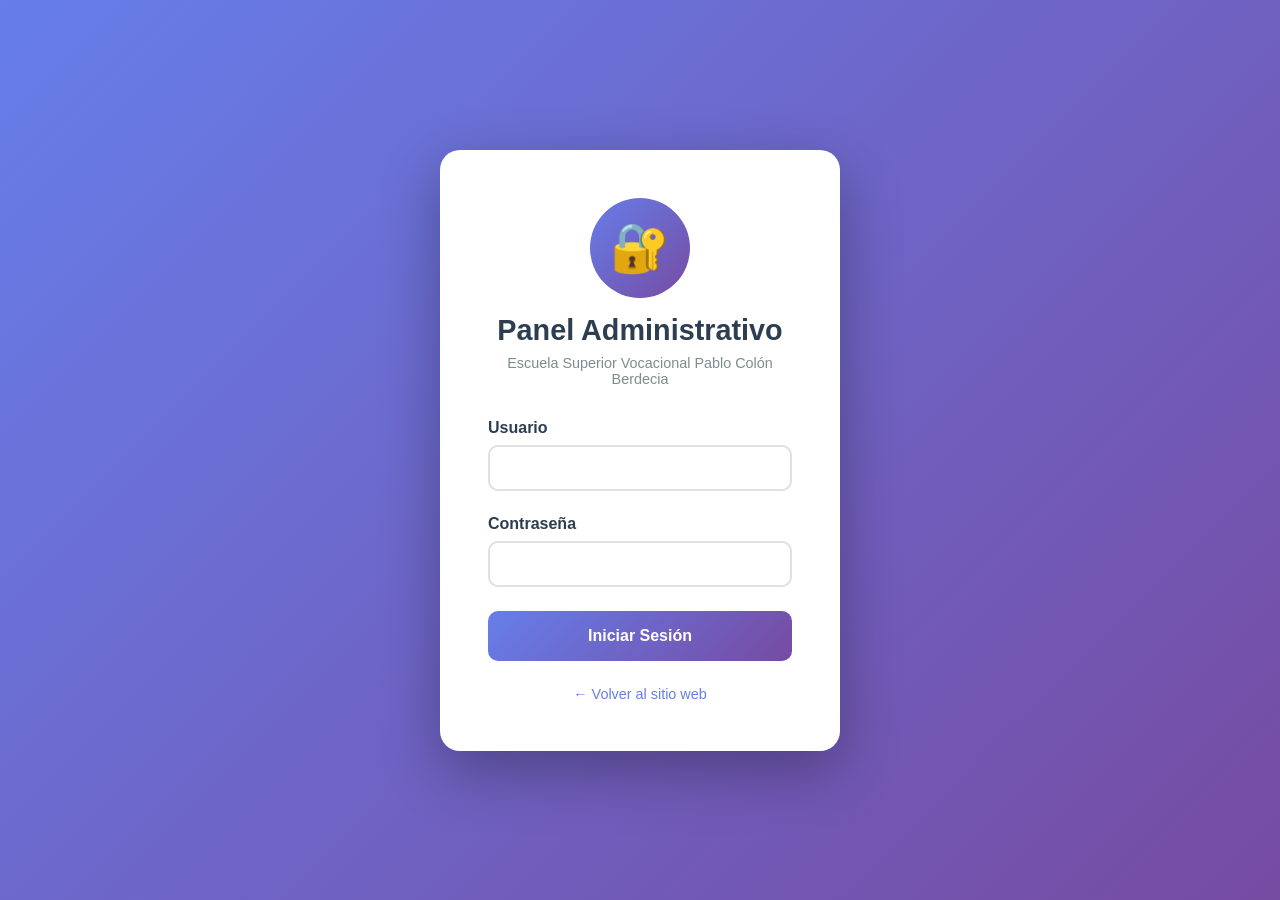
<file: admin.html>
<!DOCTYPE html>
<html lang="es">

<head>
  <meta charset="UTF-8">
  <meta name="viewport" content="width=device-width, initial-scale=1.0">
  <title>Dashboard Administrativo - PCB</title>
  <link rel="stylesheet" href="admin.css">
  <link rel="stylesheet" href="dark-mode-fix.css">
  <link rel="stylesheet" href="image-popup.css">
  <script src="js/services-manager.js"></script>
  <script src="js/crypto-utils.js"></script>
  <script src="js/jwt-simple.js"></script>
  <script src="js/auth-jwt.js"></script>
</head>

<body>
  <script>
    // Proteger página de admin con JWT
    (async function () {
      const isAuth = await AuthJWT.isAuthenticated();
      if (!isAuth) {
        window.location.href = 'login.html';
      }
    })();
  </script>

  <div class="admin-container">
    <!-- Sidebar -->
    <aside class="admin-sidebar">
      <div class="admin-logo">
        <img src="LOGO6.png" alt="Logo PCB">
        <h2>Panel Admin</h2>
      </div>
      <nav class="admin-nav">
        <button class="nav-btn active" data-section="comedor">
          🍽️ Comedor
        </button>
        <button class="nav-btn" data-section="promociones">
          📢 Promociones
        </button>
        <button class="nav-btn" data-section="avisos">
          📋 Avisos
        </button>
        <button class="nav-btn" data-section="bot">
          🔔 Bot de Avisos
        </button>
        <button class="nav-btn" data-section="novedades">
          📢 Novedades
        </button>
      </nav>
      <div class="admin-footer">
        <a href="index.html" class="btn-back">← Volver al sitio</a>
        <button onclick="AuthJWT.logout()" class="btn-back"
          style="margin-top: 0.5rem; background: rgba(231, 76, 60, 0.2); border: none; cursor: pointer; width: 100%;">
          🚪 Cerrar Sesión
        </button>
      </div>
    </aside>

    <!-- Main Content -->
    <main class="admin-main">
      <header class="admin-header">
        <h1 id="sectionTitle">Gestión de Comedor</h1>
        <div class="admin-actions">
          <button class="btn-secondary" id="btnExportData" title="Exportar datos a JSON">
            💾 Exportar Datos
          </button>
          <button class="btn-primary" id="btnEditMenu" style="display: none;">
            📝 Editar Menú
          </button>
          <button class="btn-primary" id="btnAddImage">
            ➕ Añadir Imagen
          </button>
        </div>
      </header>

      <!-- Content Area -->
      <div class="admin-content">
        <!-- Menu Editor (only for comedor section) -->
        <div class="menu-editor-section" id="menuEditorSection" style="display: none;">
          <div class="upload-card">
            <h3>📝 Editar Menú del Día</h3>
            <form id="menuForm">
              <div class="menu-section">
                <h4>🌅 Desayuno</h4>
                <div class="form-group">
                  <label>Items del desayuno (uno por línea):</label>
                  <textarea id="desayunoItems" rows="5"
                    placeholder="Ej:&#10;Revoltillo&#10;Peras Frescas&#10;Melocotones&#10;Leche"></textarea>
                </div>
              </div>

              <div class="menu-section">
                <h4>🍽️ Almuerzo</h4>
                <div class="form-group">
                  <label>Items del almuerzo (uno por línea):</label>
                  <textarea id="almuerzoItems" rows="6"
                    placeholder="Ej:&#10;Arroz&#10;Habichuelas guisadas&#10;Carne de Cerdo&#10;Zanahoria&#10;Manzana&#10;Coctel de fruta"></textarea>
                </div>
              </div>

              <div class="form-actions">
                <button type="submit" class="btn-primary">💾 Guardar Menú</button>
                <button type="button" class="btn-secondary" id="btnCancelMenu">Cancelar</button>
              </div>
            </form>
          </div>
        </div>

        <!-- Upload Form -->
        <div class="upload-section" id="uploadSection" style="display: none;">
          <div class="upload-card">
            <h3>Subir Nueva Imagen</h3>

            <!-- Tabs para elegir método -->
            <div class="upload-tabs">
              <button type="button" class="tab-btn active" data-tab="file">📁 Subir Archivo</button>
              <button type="button" class="tab-btn" data-tab="url">🔗 URL Externa</button>
            </div>

            <form id="uploadForm">
              <!-- Tab: Subir Archivo -->
              <div class="tab-content active" id="tabFile">
                <div class="form-group">
                  <label for="imageFile">Seleccionar Imagen:</label>
                  <input type="file" id="imageFile" accept="image/*">
                  <div class="file-preview" id="filePreview"></div>
                  <p class="help-text">⚠️ Nota: Para usar en GitHub, debes copiar manualmente la imagen a la carpeta
                    correspondiente o usar URL externa.</p>
                </div>
              </div>

              <!-- Tab: URL Externa -->
              <div class="tab-content" id="tabUrl" style="display: none;">
                <div class="form-group">
                  <label for="imageUrl">URL de la Imagen:</label>
                  <input type="url" id="imageUrl" placeholder="https://ejemplo.com/imagen.jpg">
                  <p class="help-text">
                    💡 Puedes usar servicios como:
                    <br>• <a href="https://imgur.com" target="_blank">Imgur</a> (recomendado)
                    <br>• <a href="https://postimages.org" target="_blank">PostImages</a>
                    <br>• Google Drive (asegúrate de que sea público)
                  </p>
                  <div class="url-preview" id="urlPreview"></div>
                </div>
              </div>

              <div class="form-group">
                <label for="imageTitle">Título (opcional):</label>
                <input type="text" id="imageTitle" placeholder="Ej: Inscripción Abierta 2026">
              </div>
              <div class="form-group">
                <label for="imageDescription">Descripción (opcional):</label>
                <textarea id="imageDescription" rows="3"
                  placeholder="Ej: ¡Únete a nuestra familia educativa!"></textarea>
              </div>
              <div class="form-actions">
                <button type="submit" class="btn-primary">Guardar Imagen</button>
                <button type="button" class="btn-secondary" id="btnCancelUpload">Cancelar</button>
              </div>
            </form>
          </div>
        </div>

        <!-- Bot Configuration (only for bot section) -->
        <div class="bot-config-section" id="botConfigSection" style="display: none;">
          <div class="upload-card">
            <h3>🔔 Configuración del Bot de Avisos</h3>
            <p style="margin-bottom: 1.5rem; color: #7f8c8d;">
              Selecciona los avisos y promociones que quieres mostrar en el bot flotante del sitio web.
            </p>
            <div id="botItemsList">
              <!-- Items will be loaded here -->
            </div>
            <div class="form-actions" style="margin-top: 1.5rem;">
              <button type="button" class="btn-primary" id="btnSaveBotConfig">💾 Guardar Configuración</button>
            </div>
          </div>
        </div>

        <!-- Gestión de Novedades (solo visible en sección Novedades) -->
        <div id="novedadesSection" style="display:none;">
          <div class="upload-card">
            <h3>📢 Gestión de Novedades (Popup)</h3>
            <p style="color:#7f8c8d; margin-bottom:1.5rem;">La noticia más reciente aparecerá automáticamente en el popup de la página principal.</p>

            <form id="newsForm" style="display:flex; gap:10px; flex-wrap:wrap; margin-bottom:20px; align-items:flex-end;">
              <div style="flex:1; min-width:200px;">
                <label class="form-label">Título</label>
                <input type="text" id="newsTitle" placeholder="Ej: ¡Matrícula Abierta!"
                  style="width:100%; padding:8px; border:1px solid #ddd; border-radius:6px; margin-top:4px;" required>
              </div>
              <div style="flex:2; min-width:300px;">
                <label class="form-label">Mensaje</label>
                <input type="text" id="newsMessage" placeholder="Detalles de la noticia..."
                  style="width:100%; padding:8px; border:1px solid #ddd; border-radius:6px; margin-top:4px;" required>
              </div>
              <div style="flex:1; min-width:200px;">
                <label class="form-label">URL Imagen (Opcional)</label>
                <input type="text" id="newsImage" placeholder="https://..."
                  style="width:100%; padding:8px; border:1px solid #ddd; border-radius:6px; margin-top:4px;">
              </div>
              <button type="submit" class="btn-primary">📤 Publicar</button>
            </form>

            <ul id="newsList" style="list-style:none; padding:0;">
              <!-- Noticias se renderizan con JS -->
            </ul>
          </div>
        </div>

        <!-- Recomendaciones del Comedor (solo visible en sección Comedor) -->
        <div id="recomendacionesAdminSection" style="display:none; margin-bottom: 2rem;">
          <div style="background:white; border-radius:12px; padding:1.5rem; box-shadow:0 2px 10px rgba(0,0,0,0.06); border-left: 4px solid #667eea;">
            <div style="display:flex; align-items:center; justify-content:space-between; margin-bottom:1.2rem;">
              <div>
                <h3 style="margin:0; color:#2c3e50; font-size:1.2rem;">💬 Recomendaciones de Estudiantes</h3>
                <p style="margin:0.3rem 0 0; color:#7f8c8d; font-size:0.88rem;">Gestiona las recomendaciones enviadas desde el comedor</p>
              </div>
              <span id="recCount" style="background:#667eea; color:white; padding:0.3rem 0.8rem; border-radius:20px; font-size:0.85rem; font-weight:600;">0</span>
            </div>
            <div id="recomendacionesAdminList">
              <!-- Cards se renderizan con JS -->
            </div>
          </div>
        </div>

        <!-- Gallery Grid -->
        <div class="gallery-grid" id="galleryGrid">
          <!-- Images will be loaded here dynamically -->
        </div>

        <!-- Empty State -->
        <div class="empty-state" id="emptyState" style="display: none;">
          <div class="empty-icon">📸</div>
          <h3>No hay imágenes</h3>
          <p>Añade tu primera imagen usando el botón de arriba</p>
        </div>
      </div>
    </main>
  </div>

  <!-- Delete Confirmation Modal -->
  <div class="modal" id="deleteModal">
    <div class="modal-content">
      <h3>⚠️ Confirmar Eliminación</h3>
      <p>¿Estás seguro de que deseas eliminar esta imagen?</p>
      <p class="modal-warning">Esta acción no se puede deshacer.</p>
      <div class="modal-actions">
        <button class="btn-danger" id="btnConfirmDelete">Eliminar</button>
        <button class="btn-secondary" id="btnCancelDelete">Cancelar</button>
      </div>
    </div>
  </div>

  <!-- Edit News Modal -->
  <div class="modal" id="editNewsModal">
    <div class="modal-content">
      <h3>✏️ Editar Noticia</h3>
      <div class="form-group" style="margin-top:1rem;">
        <label for="editNewsTitle">Título:</label>
        <input type="text" id="editNewsTitle" placeholder="Título de la noticia..."
          style="width:100%; padding:0.6rem 0.8rem; border:1px solid #ddd; border-radius:6px; font-size:0.95rem; margin-top:0.3rem;">
      </div>
      <div class="form-group" style="margin-top:1rem;">
        <label for="editNewsMessage">Mensaje:</label>
        <textarea id="editNewsMessage" rows="3" placeholder="Detalles de la noticia..."
          style="width:100%; padding:0.6rem 0.8rem; border:1px solid #ddd; border-radius:6px; font-size:0.95rem; margin-top:0.3rem; resize:vertical; font-family:inherit;"></textarea>
      </div>
      <div class="form-group" style="margin-top:1rem;">
        <label for="editNewsImageUrl">URL de Imagen (opcional):</label>
        <input type="text" id="editNewsImageUrl" placeholder="https://..."
          style="width:100%; padding:0.6rem 0.8rem; border:1px solid #ddd; border-radius:6px; font-size:0.95rem; margin-top:0.3rem;">
      </div>
      <div class="modal-actions" style="margin-top:1.5rem;">
        <button class="btn-primary" id="btnSaveNewsEdit">💾 Guardar Cambios</button>
        <button class="btn-secondary" id="btnCancelNewsEdit">Cancelar</button>
      </div>
    </div>
  </div>

  <!-- Edit Gallery Item Modal -->
  <div class="modal" id="editGalleryItemModal">
    <div class="modal-content">
      <h3>✏️ Editar Imagen</h3>
      <div class="form-group" style="margin-top:1rem;">
        <label for="editGalleryTitle">Título:</label>
        <input type="text" id="editGalleryTitle" placeholder="Título..."
          style="width:100%; padding:0.6rem 0.8rem; border:1px solid #ddd; border-radius:6px; font-size:0.95rem; margin-top:0.3rem;">
      </div>
      <div class="form-group" style="margin-top:1rem;">
        <label for="editGalleryDesc">Descripción:</label>
        <textarea id="editGalleryDesc" rows="3" placeholder="Descripción..."
          style="width:100%; padding:0.6rem 0.8rem; border:1px solid #ddd; border-radius:6px; font-size:0.95rem; margin-top:0.3rem; resize:vertical; font-family:inherit;"></textarea>
      </div>
      <div class="form-group" style="margin-top:1rem;">
        <label>Imagen actual:</label>
        <div id="editGalleryImgPreview" style="margin-top:0.5rem; text-align:center;"></div>
      </div>
      <div class="form-group" style="margin-top:1rem;">
        <label for="editGalleryImgFile">Reemplazar imagen (opcional):</label>
        <input type="file" id="editGalleryImgFile" accept="image/jpeg,image/png,image/webp"
          style="display:block; margin-top:0.4rem; font-size:0.9rem;">
        <small style="color:#95a5a6;">Deja vacío para conservar la imagen actual.</small>
      </div>
      <div class="modal-actions" style="margin-top:1.5rem;">
        <button class="btn-primary" id="btnSaveGalleryEdit">💾 Guardar Cambios</button>
        <button class="btn-secondary" id="btnCancelGalleryEdit">Cancelar</button>
      </div>
    </div>
  </div>

  <!-- Edit Bot Item Modal -->
  <div class="modal" id="editBotItemModal">
    <div class="modal-content">
      <h3>✏️ Editar Aviso / Promoción</h3>

      <div class="form-group" style="margin-top:1rem;">
        <label for="editBotTitle">Título:</label>
        <input type="text" id="editBotTitle" placeholder="Título del aviso..."
          style="width:100%; padding:0.6rem 0.8rem; border:1px solid #ddd; border-radius:6px; font-size:0.95rem; margin-top:0.3rem;">
      </div>

      <div class="form-group" style="margin-top:1rem;">
        <label for="editBotDesc">Descripción:</label>
        <textarea id="editBotDesc" rows="3" placeholder="Descripción del aviso..."
          style="width:100%; padding:0.6rem 0.8rem; border:1px solid #ddd; border-radius:6px; font-size:0.95rem; margin-top:0.3rem; resize:vertical; font-family:inherit;"></textarea>
      </div>

      <div class="form-group" style="margin-top:1rem;">
        <label>Imagen actual:</label>
        <div id="editBotImgPreview" style="margin-top:0.5rem; text-align:center;">
          <!-- preview rendered with JS -->
        </div>
      </div>

      <div class="form-group" style="margin-top:1rem;">
        <label for="editBotImgFile">Reemplazar imagen (opcional):</label>
        <input type="file" id="editBotImgFile" accept="image/jpeg,image/png,image/webp"
          style="display:block; margin-top:0.4rem; font-size:0.9rem;">
        <small style="color:#95a5a6;">Deja vacío para conservar la imagen actual.</small>
      </div>

      <div class="modal-actions" style="margin-top:1.5rem;">
        <button class="btn-primary" id="btnSaveBotItemEdit">💾 Guardar Cambios</button>
        <button class="btn-secondary" id="btnCancelBotItemEdit">Cancelar</button>
      </div>
    </div>
  </div>

  <!-- Edit Recommendation Modal -->
  <div class="modal" id="editRecModal">
    <div class="modal-content">
      <h3>✏️ Editar Recomendación</h3>
      <div class="form-group" style="margin-top:1rem;">
        <label for="editRecNombre">Nombre del Estudiante:</label>
        <input type="text" id="editRecNombre" placeholder="Nombre..." style="width:100%; padding:0.6rem 0.8rem; border:1px solid #ddd; border-radius:6px; font-size:0.95rem; margin-top:0.3rem;">
      </div>
      <div class="form-group" style="margin-top:1rem;">
        <label for="editRecTexto">Recomendación:</label>
        <textarea id="editRecTexto" rows="4" placeholder="Texto de la recomendación..."
          style="width:100%; padding:0.6rem 0.8rem; border:1px solid #ddd; border-radius:6px; font-size:0.95rem; margin-top:0.3rem; resize:vertical; font-family:inherit;"></textarea>
      </div>
      <div class="modal-actions" style="margin-top:1.5rem;">
        <button class="btn-primary" id="btnSaveRecEdit">💾 Guardar Cambios</button>
        <button class="btn-secondary" id="btnCancelRecEdit">Cancelar</button>
      </div>
    </div>
  </div>

  <script src="image-popup.js"></script>
  <script src="admin.js"></script>
  <script>
    // Initialize image popup for gallery items after they are rendered
    // This will be called after renderGallery() in admin.js
    window.addEventListener('DOMContentLoaded', function () {
      // Create a MutationObserver to watch for changes in the gallery
      const galleryGrid = document.getElementById('galleryGrid');

      if (galleryGrid) {
        const observer = new MutationObserver(function (mutations) {
          // Re-initialize popup for gallery items whenever the gallery changes
          setTimeout(() => {
            if (window.imagePopup && window.imagePopup.init) {
              window.imagePopup.init('.gallery-item', '.gallery-item-image');
            }
          }, 100);
        });

        observer.observe(galleryGrid, {
          childList: true,
          subtree: true
        });

        // Initial initialization
        setTimeout(() => {
          if (window.imagePopup && window.imagePopup.init) {
            window.imagePopup.init('.gallery-item', '.gallery-item-image');
          }
        }, 500);
      }
    });
  </script>
</body>

</html>
</file>
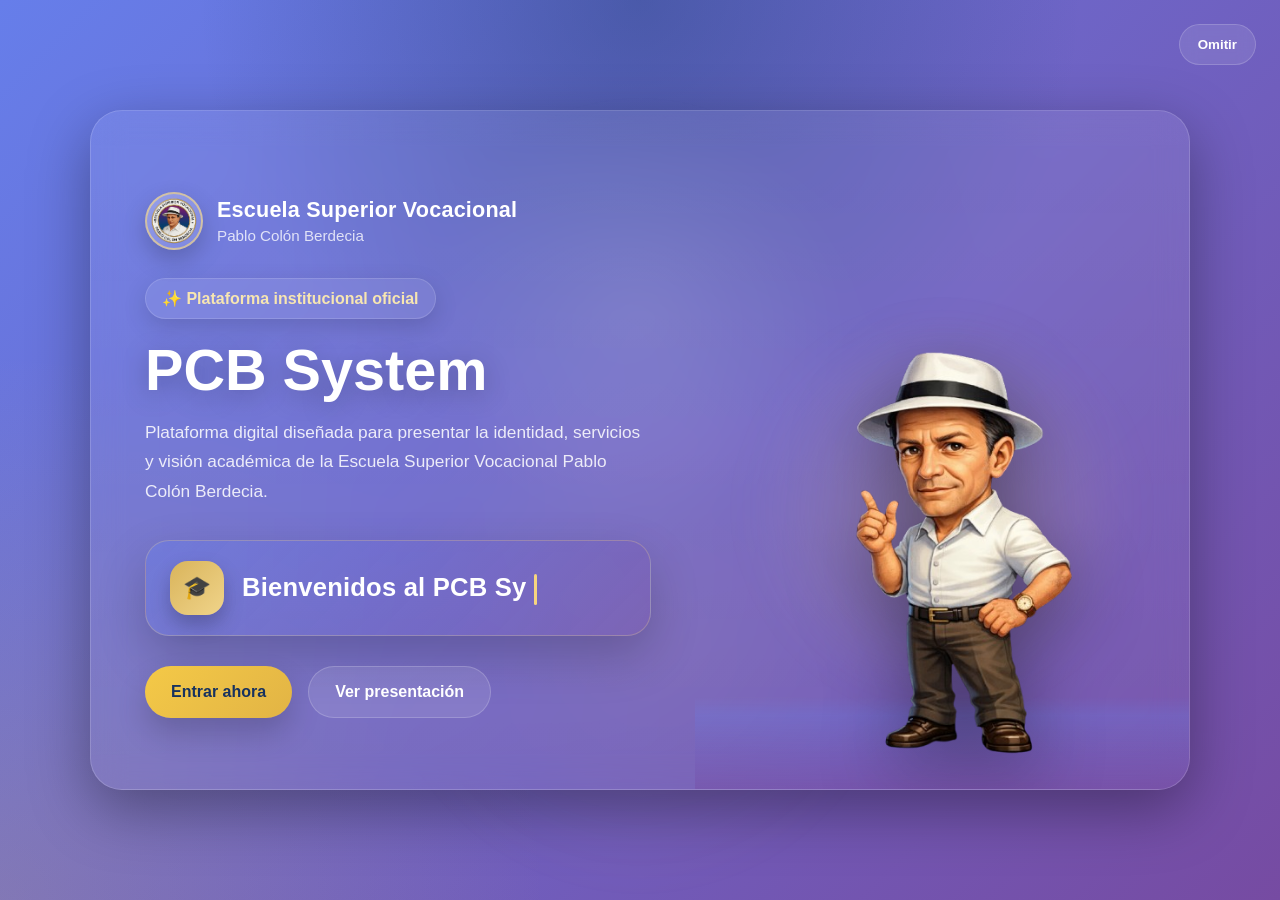
<file: animacion.html>
<!DOCTYPE html>
<html lang="es">
<head>
  <meta charset="UTF-8" />
  <meta name="viewport" content="width=device-width, initial-scale=1.0" />
  <title>PCB System | Bienvenida</title>

  <style>
    :root{
      --pcb-azul:#193a6a;
      --pcb-azul-2:#244c86;
      --pcb-dorado:#d9b45b;
      --pcb-dorado-2:#f0d48a;
      --pcb-blanco:#f8f9fc;
      --pcb-texto:#eaf1ff;
      --pcb-sombra:0 20px 60px rgba(0,0,0,.35);
    }

    *{
      box-sizing:border-box;
      margin:0;
      padding:0;
    }

    body{
      min-height:100vh;
      font-family: "Segoe UI", Arial, sans-serif;
      overflow:hidden;
      background:
        radial-gradient(circle at top, rgba(25,58,106,.4), transparent 40%),
        radial-gradient(circle at bottom left, rgba(217,180,91,.2), transparent 35%),
        linear-gradient(135deg, #667eea 0%, #764ba2 100%);
      display:flex;
      align-items:center;
      justify-content:center;
      color:var(--pcb-texto);
    }

    .bg-glow{
      position:absolute;
      inset:0;
      pointer-events:none;
      background:
        radial-gradient(circle at 50% 35%, rgba(255,255,255,.12), transparent 25%),
        radial-gradient(circle at 50% 70%, rgba(255,215,120,.08), transparent 30%);
      filter: blur(10px);
    }

    .intro-card{
      position:relative;
      width:min(1100px, 94vw);
      min-height:680px;
      border:1px solid rgba(255,255,255,.16);
      border-radius:32px;
      background:linear-gradient(180deg, rgba(255,255,255,.08), rgba(255,255,255,.04));
      box-shadow:var(--pcb-sombra);
      backdrop-filter: blur(16px);
      -webkit-backdrop-filter: blur(16px);
      overflow:hidden;
      display:grid;
      grid-template-columns: 1.1fr .9fr;
    }

    .left-panel{
      position:relative;
      padding:54px 44px 44px 54px;
      display:flex;
      flex-direction:column;
      justify-content:center;
      z-index:2;
    }

    .brand{
      display:flex;
      align-items:center;
      gap:14px;
      margin-bottom:28px;
    }

    .brand-mark{
      width:58px;
      height:58px;
      border-radius:50%;
      border:2px solid rgba(240,212,138,.7);
      background:linear-gradient(145deg, rgba(255,255,255,.25), rgba(255,255,255,.08));
      display:flex;
      align-items:center;
      justify-content:center;
      box-shadow:0 10px 25px rgba(0,0,0,.2);
      overflow:hidden;
    }

    .brand-mark img{
      width:100%;
      height:100%;
      object-fit:cover;
    }

    .brand-text h1{
      font-size:1.35rem;
      line-height:1.1;
      font-weight:800;
      color:#fff;
      letter-spacing:.2px;
    }

    .brand-text p{
      margin-top:5px;
      color:rgba(255,255,255,.78);
      font-size:.95rem;
    }

    .tag{
      display:inline-flex;
      align-items:center;
      gap:8px;
      width:max-content;
      padding:10px 16px;
      border-radius:999px;
      background:rgba(255,255,255,.08);
      border:1px solid rgba(255,255,255,.14);
      color:#f7e6b1;
      font-weight:700;
      margin-bottom:22px;
      box-shadow:0 8px 24px rgba(0,0,0,.14);
    }

    .title{
      font-size:clamp(2.3rem, 4.5vw, 4.2rem);
      line-height:1.02;
      font-weight:900;
      color:#fff;
      max-width:620px;
      text-shadow:0 6px 26px rgba(0,0,0,.25);
    }

    .subtitle{
      margin-top:18px;
      max-width:600px;
      font-size:1.08rem;
      line-height:1.7;
      color:rgba(255,255,255,.86);
    }

    .typing-wrap{
      margin-top:34px;
      min-height:88px;
      max-width:720px;
      display:flex;
      align-items:center;
      gap:18px;
      padding:20px 24px;
      border-radius:24px;
      background:linear-gradient(135deg, rgba(102,126,234,.4), rgba(118,75,162,.3));
      border:1px solid rgba(240,212,138,.28);
      box-shadow:0 20px 50px rgba(0,0,0,.2);
    }

    .typing-icon{
      width:54px;
      height:54px;
      border-radius:18px;
      background:linear-gradient(135deg, var(--pcb-dorado), var(--pcb-dorado-2));
      color:#17325f;
      display:flex;
      align-items:center;
      justify-content:center;
      font-size:1.4rem;
      font-weight:900;
      flex-shrink:0;
      box-shadow:0 10px 20px rgba(0,0,0,.22);
    }

    .typing-text{
      font-size:clamp(1.15rem, 2vw, 1.8rem);
      font-weight:800;
      color:#fff;
      letter-spacing:.2px;
      line-height:1.4;
    }

    .cursor{
      display:inline-block;
      width:3px;
      height:1.2em;
      background:#f7d57f;
      margin-left:8px;
      vertical-align:middle;
      animation:blink .9s infinite;
      border-radius:4px;
    }

    @keyframes blink{
      0%, 50%{opacity:1}
      51%, 100%{opacity:0}
    }

    .actions{
      margin-top:30px;
      display:flex;
      gap:16px;
      flex-wrap:wrap;
    }

    .btn{
      appearance:none;
      border:none;
      cursor:pointer;
      transition:.25s ease;
      text-decoration:none;
      font-weight:800;
      font-size:1rem;
      border-radius:999px;
      padding:16px 26px;
      display:inline-flex;
      align-items:center;
      justify-content:center;
    }

    .btn-primary{
      background:linear-gradient(135deg, #f4c947, #e2b445);
      color:#17325f;
      box-shadow:0 15px 30px rgba(0,0,0,.18);
    }

    .btn-primary:hover{
      transform:translateY(-2px);
      filter:brightness(1.04);
    }

    .btn-secondary{
      background:rgba(255,255,255,.1);
      color:#fff;
      border:1px solid rgba(255,255,255,.18);
    }

    .btn-secondary:hover{
      transform:translateY(-2px);
      background:rgba(255,255,255,.14);
    }

    .right-panel{
      position:relative;
      display:flex;
      align-items:flex-end;
      justify-content:center;
      padding:30px 24px 24px;
      overflow:hidden;
      z-index:2;
    }

    .character-glow{
      position:absolute;
      width:420px;
      height:420px;
      border-radius:50%;
      background:radial-gradient(circle, rgba(245,214,134,.24), transparent 65%);
      bottom:70px;
      filter:blur(20px);
    }

    .character{
      position:relative;
      width:min(470px, 88%);
      animation:float 4.2s ease-in-out infinite;
      filter:drop-shadow(0 22px 38px rgba(0,0,0,.4));
      z-index:2;
      user-select:none;
      -webkit-user-drag:none;
    }

    @keyframes float{
      0%,100%{ transform:translateY(0px); }
      50%{ transform:translateY(-14px); }
    }

    .character img{
      width:100%;
      height:auto;
      display:block;
      object-fit:contain;
    }

    .bottom-bar{
      position:absolute;
      left:0;
      right:0;
      bottom:0;
      height:92px;
      background:linear-gradient(180deg, rgba(255,255,255,0), rgba(102,126,234,.24) 20%, rgba(118,75,162,.42));
      z-index:1;
    }

    .skip{
      position:absolute;
      top:24px;
      right:24px;
      z-index:5;
      background:rgba(255,255,255,.1);
      color:#fff;
      border:1px solid rgba(255,255,255,.18);
      border-radius:999px;
      padding:12px 18px;
      font-weight:800;
      cursor:pointer;
      transition:.25s ease;
      backdrop-filter: blur(8px);
    }

    .skip:hover{
      background:rgba(255,255,255,.16);
      transform:translateY(-2px);
    }

    .particles{
      position:absolute;
      inset:0;
      overflow:hidden;
      pointer-events:none;
      z-index:0;
    }

    .particles span{
      position:absolute;
      width:8px;
      height:8px;
      border-radius:50%;
      background:rgba(255,255,255,.24);
      box-shadow:0 0 14px rgba(255,255,255,.15);
      animation:rise linear infinite;
    }

    .particles span:nth-child(1){ left:8%;  bottom:-20px; animation-duration:13s; animation-delay:0s; }
    .particles span:nth-child(2){ left:18%; bottom:-30px; animation-duration:15s; animation-delay:1.2s; }
    .particles span:nth-child(3){ left:27%; bottom:-22px; animation-duration:12s; animation-delay:2.4s; }
    .particles span:nth-child(4){ left:40%; bottom:-18px; animation-duration:16s; animation-delay:.8s; }
    .particles span:nth-child(5){ left:58%; bottom:-20px; animation-duration:14s; animation-delay:1.8s; }
    .particles span:nth-child(6){ left:70%; bottom:-30px; animation-duration:17s; animation-delay:2.9s; }
    .particles span:nth-child(7){ left:83%; bottom:-26px; animation-duration:13s; animation-delay:1.1s; }
    .particles span:nth-child(8){ left:92%; bottom:-24px; animation-duration:15s; animation-delay:2.1s; }

    @keyframes rise{
      0%{
        transform:translateY(0) scale(1);
        opacity:0;
      }
      10%{ opacity:1; }
      85%{ opacity:.8; }
      100%{
        transform:translateY(-110vh) scale(1.9);
        opacity:0;
      }
    }

    @media (max-width: 920px){
      .intro-card{
        grid-template-columns:1fr;
        min-height:auto;
      }

      .left-panel{
        padding:38px 26px 18px;
        text-align:center;
        align-items:center;
      }

      .brand{
        justify-content:center;
      }

      .title,
      .subtitle{
        max-width:100%;
      }

      .typing-wrap{
        width:100%;
      }

      .right-panel{
        padding:0 22px 26px;
      }

      .character{
        width:min(360px, 78%);
      }

      .character-glow{
        width:300px;
        height:300px;
        bottom:30px;
      }

      .skip{
        top:16px;
        right:16px;
      }
    }

    @media (max-width: 560px){
      .title{
        font-size:2.1rem;
      }

      .subtitle{
        font-size:.98rem;
      }

      .typing-wrap{
        padding:16px 16px;
        gap:12px;
        min-height:78px;
      }

      .typing-icon{
        width:46px;
        height:46px;
        border-radius:14px;
      }

      .typing-text{
        font-size:1.05rem;
      }

      .actions{
        width:100%;
        flex-direction:column;
      }

      .btn{
        width:100%;
      }

      .brand-mark{
        width:50px;
        height:50px;
      }

      .brand-text h1{
        font-size:1.05rem;
      }
    }
  </style>
</head>
<body>
  <div class="bg-glow"></div>

  <div class="particles">
    <span></span><span></span><span></span><span></span>
    <span></span><span></span><span></span><span></span>
  </div>

  <button class="skip" id="skipIntro">Omitir</button>

  <main class="intro-card">
    <section class="left-panel">
      <div class="brand">
        <div class="brand-mark">
          <img src="LOGO6.png" alt="Logo PCB">
        </div>
        <div class="brand-text">
          <h1>Escuela Superior Vocacional</h1>
          <p>Pablo Colón Berdecia</p>
        </div>
      </div>

      <div class="tag">✨ Plataforma institucional oficial</div>

      <h2 class="title">PCB System</h2>

      <p class="subtitle">
        Plataforma digital diseñada para presentar la identidad, servicios y visión
        académica de la Escuela Superior Vocacional Pablo Colón Berdecia.
      </p>

      <div class="typing-wrap">
        <div class="typing-icon">🎓</div>
        <div class="typing-text">
          <span id="typedText"></span><span class="cursor"></span>
        </div>
      </div>

      <div class="actions">
        <button class="btn btn-primary" id="enterNow">Entrar ahora</button>
        <button class="btn btn-secondary" id="waitBtn">Ver presentación</button>
      </div>
    </section>

    <section class="right-panel">
      <div class="character-glow"></div>
      <div class="character">
        <img src="imagePablo.png" alt="Personaje PCB System">
      </div>
      <div class="bottom-bar"></div>
    </section>
  </main>

  <script>
    const message = "Bienvenidos al PCB System";
    const typedText = document.getElementById("typedText");
    const skipIntro = document.getElementById("skipIntro");
    const enterNow = document.getElementById("enterNow");
    const waitBtn = document.getElementById("waitBtn");

    let index = 0;
    let typingFinished = false;
    let redirectTimeout;

    function typeMessage() {
      if (index < message.length) {
        typedText.textContent += message.charAt(index);
        index++;
        setTimeout(typeMessage, 65);
      } else {
        typingFinished = true;
        startAutoRedirect();
      }
    }

    function goToHome() {
      window.location.href = "index.html";
    }

    function startAutoRedirect() {
      clearTimeout(redirectTimeout);
      redirectTimeout = setTimeout(() => {
        goToHome();
      }, 2200);
    }

    skipIntro.addEventListener("click", goToHome);
    enterNow.addEventListener("click", goToHome);

    waitBtn.addEventListener("click", () => {
      if (!typingFinished) return;
      clearTimeout(redirectTimeout);
      setTimeout(() => {
        startAutoRedirect();
      }, 2500);
    });

    window.addEventListener("load", () => {
      typeMessage();
    });
  </script>
</body>
</html>
</file>
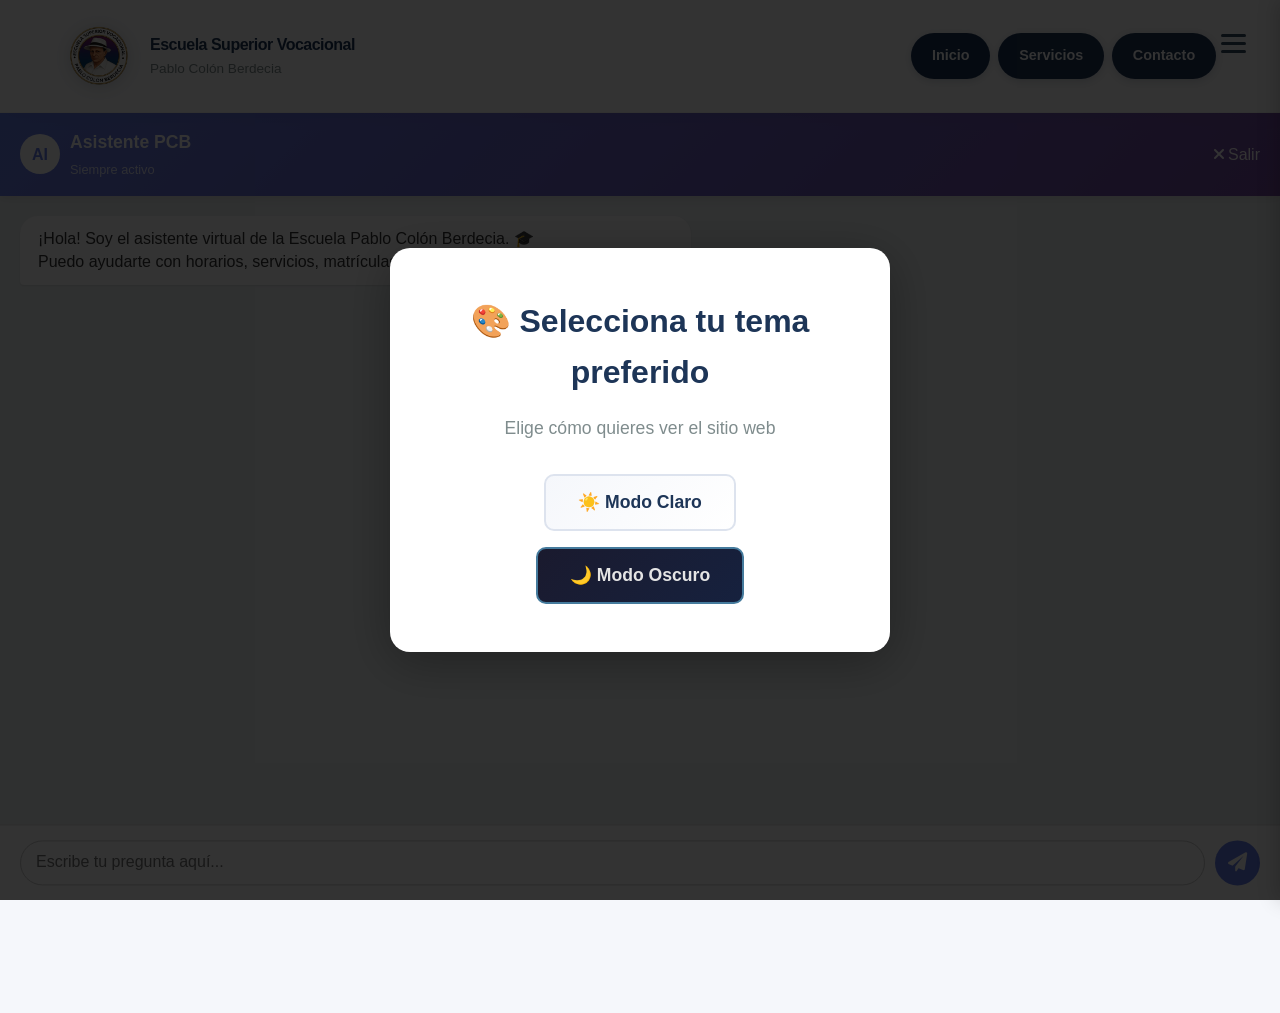
<file: asistente.html>
<!DOCTYPE html>
<html lang="es">

<head>
  <meta charset="UTF-8">
  <meta name="viewport" content="width=device-width, initial-scale=1.0">
  <title>Asistente Virtual - PCB AI</title>
  <link rel="stylesheet" href="styles.css">
  <link rel="stylesheet" href="dark-mode-fix.css">
  <link rel="stylesheet" href="https://cdnjs.cloudflare.com/ajax/libs/font-awesome/6.0.0/css/all.min.css">
  <style>
    body,
    html {
      height: 100%;
      overflow: hidden;
    }

    .chat-container {
      display: flex;
      flex-direction: column;
      height: 100vh;
      background: #eef2f3;
    }

    .chat-header {
      background: linear-gradient(135deg, #667eea 0%, #764ba2 100%);
      padding: 15px 20px;
      color: white;
      display: flex;
      align-items: center;
      justify-content: space-between;
      box-shadow: 0 2px 10px rgba(0, 0, 0, 0.1);
    }

    .chat-messages {
      flex: 1;
      padding: 20px;
      overflow-y: auto;
      display: flex;
      flex-direction: column;
      gap: 15px;
    }

    .message {
      max-width: 80%;
      padding: 12px 18px;
      border-radius: 18px;
      line-height: 1.4;
      animation: fadeIn 0.3s;
    }

    .message.bot {
      align-self: flex-start;
      background: white;
      color: #333;
      border-bottom-left-radius: 4px;
      box-shadow: 0 1px 2px rgba(0, 0, 0, 0.1);
    }

    .message.user {
      align-self: flex-end;
      background: #667eea;
      color: white;
      border-bottom-right-radius: 4px;
      box-shadow: 0 1px 2px rgba(0, 0, 0, 0.1);
    }

    .chat-input-area {
      background: white;
      padding: 15px 20px;
      border-top: 1px solid #ddd;
      display: flex;
      gap: 10px;
      position: sticky;
      bottom: 0;
      z-index: 100;
    }

    .chat-input {
      flex: 1;
      padding: 12px 15px;
      border: 1px solid #ccc;
      border-radius: 25px;
      outline: none;
      transition: border-color 0.3s;
      font-size: 16px;
      -webkit-appearance: none;
      appearance: none;
    }

    .chat-input:focus {
      border-color: #667eea;
    }

    /* Responsive para móviles */
    @media (max-width: 768px) {
      .chat-input-area {
        padding: 10px 15px;
        position: fixed;
        bottom: 0;
        left: 0;
        right: 0;
        width: 100%;
        box-sizing: border-box;
      }

      .chat-input {
        font-size: 16px;
        padding: 10px 15px;
        min-height: 44px;
      }

      .send-btn {
        width: 44px;
        height: 44px;
        flex-shrink: 0;
      }

      .chat-messages {
        padding-bottom: 80px;
      }
    }

    @media (max-width: 480px) {
      .chat-input-area {
        padding: 8px 10px;
      }

      .chat-input {
        font-size: 16px;
        padding: 8px 12px;
      }
    }

    /* Dark Mode para Chat Input */
    body.dark-mode .chat-input-area {
      background: #1e1e1e !important;
      border-top-color: #404040 !important;
    }

    body.dark-mode .chat-input {
      background: #2d2d2d !important;
      color: #e5e7eb !important;
      border-color: #404040 !important;
    }

    body.dark-mode .chat-input:focus {
      border-color: #667eea !important;
    }

    body.dark-mode .chat-input::placeholder {
      color: #9ca3af !important;
    }

    .send-btn {
      background: #667eea;
      color: white;
      border: none;
      width: 45px;
      height: 45px;
      border-radius: 50%;
      cursor: pointer;
      display: flex;
      align-items: center;
      justify-content: center;
      font-size: 1.2rem;
      transition: transform 0.2s;
    }

    .send-btn:hover {
      transform: scale(1.1);
    }

    @keyframes fadeIn {
      from {
        opacity: 0;
        transform: translateY(10px);
      }

      to {
        opacity: 1;
        transform: translateY(0);
      }
    }
  </style>
</head>

<body>

  <!-- Popup de selección de tema -->
  <div id="themePopup" class="theme-popup">
    <div class="theme-popup-content">
      <h2 data-translate="🎨 Selecciona tu tema preferido">🎨 Selecciona tu tema preferido</h2>
      <p data-translate="Elige cómo quieres ver el sitio web">Elige cómo quieres ver el sitio web</p>
      <div class="theme-buttons">
        <button class="theme-btn theme-btn-light" id="btnLightMode" data-translate="☀️ Modo Claro">
          ☀️ Modo Claro
        </button>
        <button class="theme-btn theme-btn-dark" id="btnDarkMode" data-translate="🌙 Modo Oscuro">
          🌙 Modo Oscuro
        </button>
      </div>
    </div>
  </div>

  <script>
    // Script inline para modo claro/oscuro
    (function () {
      function hidePopup() {
        document.getElementById('themePopup').classList.add('hidden');
      }

      function setLightMode() {
        document.body.classList.remove('dark-mode');
        localStorage.setItem('theme', 'light');
        hidePopup();
      }

      function setDarkMode() {
        document.body.classList.add('dark-mode');
        localStorage.setItem('theme', 'dark');
        hidePopup();
      }

      function checkTheme() {
        const savedTheme = localStorage.getItem('theme');
        if (savedTheme === 'dark') {
          document.body.classList.add('dark-mode');
          hidePopup();
        } else if (savedTheme === 'light') {
          hidePopup();
        }
      }

      // Ejecutar inmediatamente
      checkTheme();

      document.addEventListener('DOMContentLoaded', function () {
        const btnLight = document.getElementById('btnLightMode');
        const btnDark = document.getElementById('btnDarkMode');

        if (btnLight) {
          btnLight.addEventListener('click', setLightMode);
        }
        if (btnDark) {
          btnDark.addEventListener('click', setDarkMode);
        }
      });
    })();
  </script>

  <header class="site-header">
    <div class="container header-inner">
      <div class="logo-area">
        <img src="LOGO6.png" alt="Logo Escuela" class="logo-image">
        <div class="logo-text">
          <span class="logo-title" data-translate="Escuela Superior Vocacional">Escuela Superior Vocacional</span>
          <span class="logo-subtitle">Pablo Colón Berdecia</span>
        </div>
      </div>

      <!-- Hamburger Menu Button -->
      <button class="hamburger-menu" id="hamburgerBtn" aria-label="Menu">
        <span></span>
        <span></span>
        <span></span>
      </button>

      <button class="menu-toggle" aria-label="Toggle menu">
        <span></span>
        <span></span>
        <span></span>
      </button>
      <nav class="main-nav">
        <ul>
          <li><a href="index.html#inicio" data-translate="Inicio">Inicio</a></li>
          <li><a href="index.html#servicios" data-translate="Servicios">Servicios</a></li>
          <li><a href="index.html#contacto" data-translate="Contacto">Contacto</a></li>
        </ul>
      </nav>
    </div>
  </header>

  <!-- Sidebar Menu -->
  <div class="sidebar-overlay" id="sidebarOverlay"></div>
  <div class="sidebar-menu" id="sidebarMenu">
    <div class="sidebar-header">
      <h3 data-translate="⚙️ Configuración">⚙️ Configuración</h3>
    </div>
    <div class="sidebar-content">
      <!-- Theme Toggle -->
      <div class="sidebar-option" id="themeToggle">
        <span data-translate="🎨 Cambiar Tema">🎨 Cambiar Tema</span>
      </div>
      <div class="theme-options" id="themeOptions">
        <div class="theme-option" id="selectLightTheme">
          <span data-translate="☀️ Modo Claro">☀️ Modo Claro</span>
        </div>
        <div class="theme-option" id="selectDarkTheme">
          <span data-translate="🌙 Modo Oscuro">🌙 Modo Oscuro</span>
        </div>
      </div>

      <!-- Language Toggle -->
      <div class="sidebar-option" id="languageToggle">
        <span data-translate="🌐 Cambiar Idioma">🌐 Cambiar Idioma</span>
      </div>
      <div class="language-options" id="languageOptions">
        <div class="language-option" id="selectSpanish">
          <span>🇵🇷 Español</span>
        </div>
        <div class="language-option" id="selectEnglish">
          <span>🇺🇸 English</span>
        </div>
      </div>
    </div>
  </div>

  <script>
    // Hamburger menu functionality
    (function () {
      const hamburgerBtn = document.getElementById('hamburgerBtn');
      const sidebarMenu = document.getElementById('sidebarMenu');
      const sidebarOverlay = document.getElementById('sidebarOverlay');
      const themeToggle = document.getElementById('themeToggle');
      const themeOptions = document.getElementById('themeOptions');
      const languageToggle = document.getElementById('languageToggle');
      const languageOptions = document.getElementById('languageOptions');
      const selectLightTheme = document.getElementById('selectLightTheme');
      const selectDarkTheme = document.getElementById('selectDarkTheme');
      const selectSpanish = document.getElementById('selectSpanish');
      const selectEnglish = document.getElementById('selectEnglish');

      function openSidebarMenu() {
        sidebarMenu.classList.add('active');
        sidebarOverlay.classList.add('active');
      }

      function closeSidebarMenu() {
        sidebarMenu.classList.remove('active');
        sidebarOverlay.classList.remove('active');
        themeOptions.classList.remove('active');
        languageOptions.classList.remove('active');
      }

      if (hamburgerBtn) {
        hamburgerBtn.addEventListener('click', openSidebarMenu);
      }

      if (sidebarOverlay) {
        sidebarOverlay.addEventListener('click', closeSidebarMenu);
      }

      // Theme toggle
      if (themeToggle) {
        themeToggle.addEventListener('click', function () {
          themeOptions.classList.toggle('active');
          languageOptions.classList.remove('active');
        });
      }

      // Language toggle
      if (languageToggle) {
        languageToggle.addEventListener('click', function () {
          languageOptions.classList.toggle('active');
          themeOptions.classList.remove('active');
        });
      }

      // Select Light Theme
      if (selectLightTheme) {
        selectLightTheme.addEventListener('click', function () {
          document.body.classList.remove('dark-mode');
          localStorage.setItem('theme', 'light');
          closeSidebarMenu();
        });
      }

      // Select Dark Theme
      if (selectDarkTheme) {
        selectDarkTheme.addEventListener('click', function () {
          document.body.classList.add('dark-mode');
          localStorage.setItem('theme', 'dark');
          closeSidebarMenu();
        });
      }

      // Seleccionar idioma español
      if (selectSpanish) {
        selectSpanish.addEventListener('click', function () {
          localStorage.setItem('language', 'es');
          const htmlRoot = document.getElementById('htmlRoot');
          if (htmlRoot) htmlRoot.setAttribute('lang', 'es');
          if (typeof translatePage === 'function') {
            translatePage('es');
          }
          closeSidebarMenu();
        });
      }

      // Seleccionar idioma inglés
      if (selectEnglish) {
        selectEnglish.addEventListener('click', function () {
          localStorage.setItem('language', 'en');
          const htmlRoot = document.getElementById('htmlRoot');
          if (htmlRoot) htmlRoot.setAttribute('lang', 'en');
          if (typeof translatePage === 'function') {
            translatePage('en');
          }
          closeSidebarMenu();
        });
      }
    })();
  </script>


  <div class="chat-container">
    <div class="chat-header">
      <div style="display: flex; align-items: center; gap: 10px;">
        <div
          style="width: 40px; height: 40px; background: white; border-radius: 50%; display: flex; align-items: center; justify-content: center; color: #667eea; font-weight: bold;">
          AI
        </div>
        <div>
          <h2 style="margin: 0; font-size: 1.1rem;">Asistente PCB</h2>
          <span style="font-size: 0.8rem; opacity: 0.8;">Siempre activo</span>
        </div>
      </div>
      <a href="index.html" style="color: white; text-decoration: none;"><i class="fas fa-times"></i> Salir</a>
    </div>

    <div class="chat-messages" id="chatMessages">
      <div class="message bot">
        ¡Hola! Soy el asistente virtual de la Escuela Pablo Colón Berdecia. 🎓<br>
        Puedo ayudarte con horarios, servicios, matrículas y más. ¿En qué te puedo ayudar hoy?
      </div>
    </div>

    <div class="chat-input-area">
      <input type="text" id="userInput" class="chat-input" placeholder="Escribe tu pregunta aquí..." autocomplete="off">
      <button class="send-btn" id="sendBtn"><i class="fas fa-paper-plane"></i></button>
    </div>
  </div>

  <script src="js/services-manager.js"></script>
  <script>
    document.addEventListener('DOMContentLoaded', () => {
      const input = document.getElementById('userInput');
      const btn = document.getElementById('sendBtn');
      const messages = document.getElementById('chatMessages');

      function addMessage(text, sender) {
        const div = document.createElement('div');
        div.className = `message ${sender}`;
        div.innerHTML = text;
        messages.appendChild(div);
        messages.scrollTop = messages.scrollHeight;
      }

      function handleUserMessage() {
        const text = input.value.trim();
        if (!text) return;

        addMessage(text, 'user');
        input.value = '';

        // Simular "pensando"
        setTimeout(() => {
          const response = window.serviceManager.getAIResponse(text);
          addMessage(response, 'bot');
        }, 600);
      }

      btn.addEventListener('click', handleUserMessage);
      input.addEventListener('keypress', (e) => {
        if (e.key === 'Enter') handleUserMessage();
      });
    });
  </script>
</body>

</html>
</file>
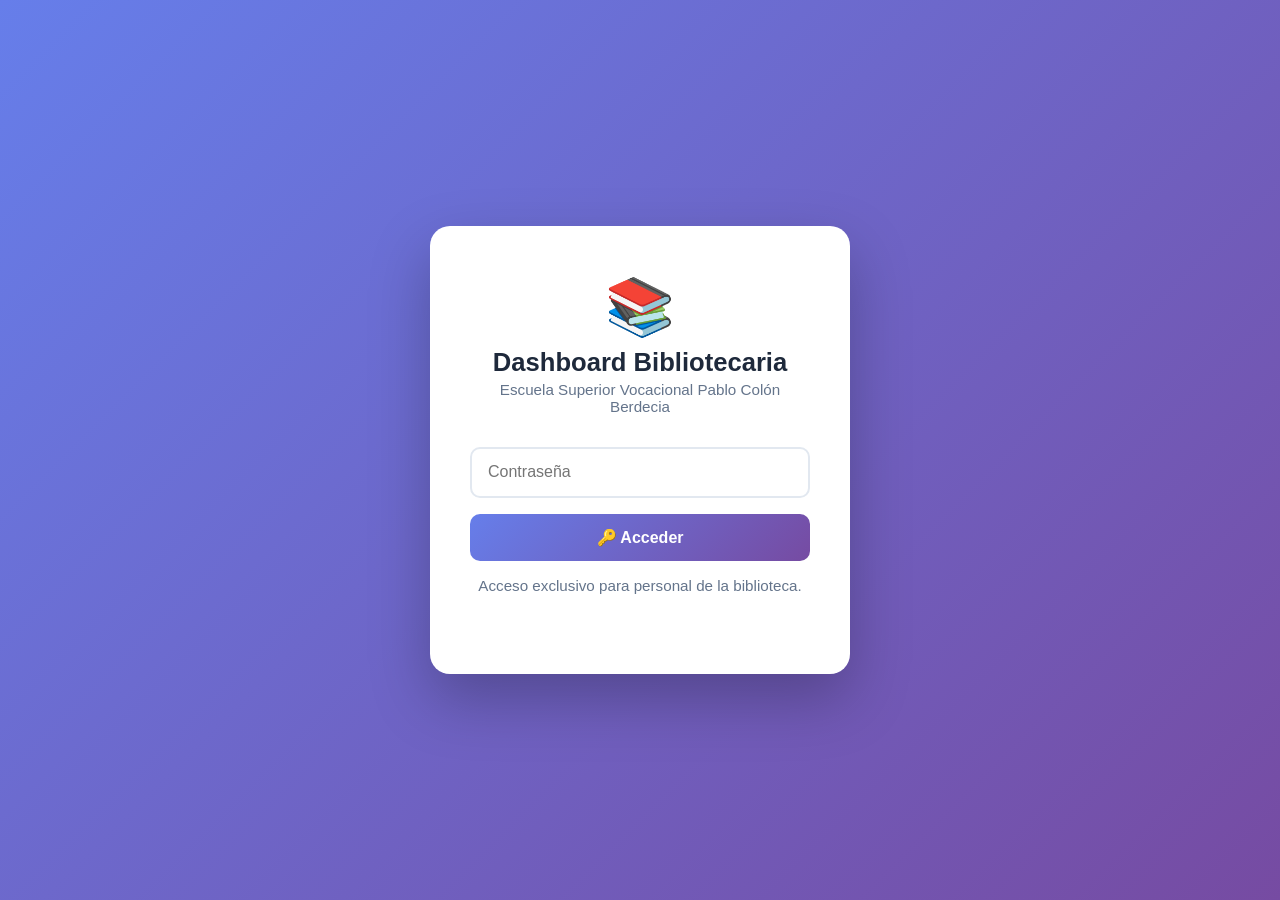
<file: biblioteca-dashboard.html>
<!DOCTYPE html>
<html lang="es">
<head>
  <meta charset="UTF-8">
  <meta name="viewport" content="width=device-width, initial-scale=1.0">
  <title>Dashboard Bibliotecaria – PCB</title>
  <link rel="stylesheet" href="https://cdnjs.cloudflare.com/ajax/libs/font-awesome/6.0.0/css/all.min.css">
  <style>
    /* ===== RESET & BASE ===== */
    *, *::before, *::after { box-sizing: border-box; margin: 0; padding: 0; }
    body { font-family: -apple-system, BlinkMacSystemFont, 'Segoe UI', Roboto, sans-serif; background: #f1f5f9; color: #1e293b; }
    button { cursor: pointer; font-family: inherit; }
    input, select, textarea { font-family: inherit; }

    /* ===== LOGIN SCREEN ===== */
    #loginScreen {
      min-height: 100vh; display: flex; align-items: center; justify-content: center;
      background: linear-gradient(135deg, #667eea 0%, #764ba2 100%);
    }
    .login-card {
      background: white; border-radius: 20px; padding: 3rem 2.5rem;
      width: 100%; max-width: 420px; box-shadow: 0 25px 60px rgba(0,0,0,0.25); text-align: center;
    }
    .login-logo { font-size: 3.5rem; margin-bottom: 0.5rem; }
    .login-card h1 { font-size: 1.6rem; color: #1e293b; margin-bottom: 0.25rem; }
    .login-card p { color: #64748b; margin-bottom: 2rem; font-size: 0.95rem; }
    .login-input {
      width: 100%; padding: 0.9rem 1rem; border: 2px solid #e2e8f0; border-radius: 10px;
      font-size: 1rem; margin-bottom: 1rem; transition: border-color 0.3s;
    }
    .login-input:focus { outline: none; border-color: #667eea; }
    .login-btn {
      width: 100%; padding: 0.9rem; background: linear-gradient(135deg,#667eea,#764ba2);
      color: white; border: none; border-radius: 10px; font-size: 1rem; font-weight: 700; transition: opacity 0.3s;
    }
    .login-btn:hover { opacity: 0.9; }
    .login-error { color: #ef4444; font-size: 0.88rem; margin-top: 0.75rem; display: none; }
    .login-hint { margin-top: 1rem; font-size: 0.8rem; color: #94a3b8; }

    /* ===== DASHBOARD LAYOUT ===== */
    #dashScreen { display: none; min-height: 100vh; flex-direction: column; }
    .dash-header {
      background: linear-gradient(135deg,#667eea,#764ba2); color: white;
      padding: 1rem 1.5rem; display: flex; align-items: center; justify-content: space-between;
      box-shadow: 0 2px 10px rgba(0,0,0,0.15);
    }
    .dash-header-left { display: flex; align-items: center; gap: 1rem; }
    .dash-header img { width: 42px; height: 42px; border-radius: 50%; background: white; padding: 4px; }
    .dash-header h1 { font-size: 1.3rem; font-weight: 700; }
    .dash-header p { font-size: 0.8rem; opacity: 0.8; }
    .dash-header-right { display: flex; gap: 0.75rem; align-items: center; }
    .btn-hdr { padding: 0.5rem 1rem; border-radius: 8px; border: 2px solid rgba(255,255,255,0.5); background: rgba(255,255,255,0.15); color: white; font-size: 0.88rem; font-weight: 600; text-decoration: none; transition: all 0.2s; }
    .btn-hdr:hover { background: rgba(255,255,255,0.28); }
    .btn-hdr.danger { border-color: rgba(239,68,68,0.6); background: rgba(239,68,68,0.2); }
    .btn-hdr.danger:hover { background: rgba(239,68,68,0.35); }

    /* ===== STATS BAR ===== */
    .stats-bar { display: flex; gap: 1rem; padding: 1.25rem 1.5rem; flex-wrap: wrap; }
    .stat-card { flex: 1; min-width: 140px; background: white; border-radius: 12px; padding: 1rem 1.25rem; box-shadow: 0 2px 8px rgba(0,0,0,0.06); border-left: 4px solid #667eea; }
    .stat-card.pend  { border-color: #f59e0b; }
    .stat-card.aprob { border-color: #10b981; }
    .stat-card.denie { border-color: #ef4444; }
    .stat-card.total { border-color: #667eea; }
    .stat-num { font-size: 2rem; font-weight: 800; line-height: 1; }
    .stat-lbl { font-size: 0.82rem; color: #64748b; margin-top: 3px; }

    /* ===== TABS ===== */
    .tabs-nav { display: flex; gap: 0; border-bottom: 2px solid #e2e8f0; padding: 0 1.5rem; background: white; }
    .tab-btn { padding: 0.9rem 1.5rem; background: none; border: none; border-bottom: 3px solid transparent; color: #64748b; font-size: 0.97rem; font-weight: 600; transition: all 0.2s; margin-bottom: -2px; }
    .tab-btn.active { color: #667eea; border-bottom-color: #667eea; }
    .tab-btn:hover { color: #667eea; background: rgba(102,126,234,0.05); }
    .tab-content { display: none; padding: 1.5rem; }
    .tab-content.active { display: block; }

    /* ===== SECTION CARDS ===== */
    .section-card { background: white; border-radius: 14px; padding: 1.5rem; box-shadow: 0 2px 8px rgba(0,0,0,0.06); margin-bottom: 1.5rem; }
    .section-card h3 { font-size: 1.1rem; color: #334155; margin-bottom: 1.25rem; display: flex; align-items: center; gap: 0.5rem; }
    /* ===== FILTER BAR ===== */
    .filter-bar { display: flex; gap: 0.75rem; margin-bottom: 1.25rem; flex-wrap: wrap; }
    .filter-btn { padding: 0.4rem 1rem; border-radius: 20px; border: 2px solid #e2e8f0; background: white; font-size: 0.85rem; font-weight: 600; color: #64748b; transition: all 0.2s; }
    .filter-btn.active-all   { border-color: #667eea; background: #667eea; color: white; }
    .filter-btn.active-pend  { border-color: #f59e0b; background: #f59e0b; color: white; }
    .filter-btn.active-apr   { border-color: #10b981; background: #10b981; color: white; }
    .filter-btn.active-den   { border-color: #ef4444; background: #ef4444; color: white; }
    .filter-btn:hover { opacity: 0.85; }

    /* ===== RESERVATION CARDS ===== */
    .res-card { background: #f8fafc; border: 1px solid #e2e8f0; border-radius: 12px; padding: 1.1rem 1.25rem; margin-bottom: 0.85rem; display: flex; gap: 1rem; align-items: flex-start; }
    .res-card:hover { background: #f1f5f9; }
    .res-badge { display: inline-block; padding: 0.25rem 0.7rem; border-radius: 20px; font-size: 0.78rem; font-weight: 700; white-space: nowrap; }
    .badge-pend { background: #fef3c7; color: #92400e; }
    .badge-apr  { background: #d1fae5; color: #065f46; }
    .badge-den  { background: #fee2e2; color: #991b1b; }
    .res-info { flex: 1; }
    .res-info strong { font-size: 1rem; color: #1e293b; }
    .res-info .res-meta { font-size: 0.83rem; color: #64748b; margin-top: 3px; line-height: 1.6; }
    .res-actions { display: flex; flex-direction: column; gap: 0.4rem; min-width: 90px; }
    .btn-sm { padding: 0.4rem 0.8rem; border: none; border-radius: 8px; font-size: 0.8rem; font-weight: 700; transition: opacity 0.2s; color: white; }
    .btn-sm:hover { opacity: 0.85; }
    .btn-apr  { background: #10b981; }
    .btn-den  { background: #ef4444; }
    .btn-del  { background: #94a3b8; }
    .btn-note { background: #667eea; }

    /* ===== FORM FIELDS ===== */
    .form-row { display: grid; grid-template-columns: 1fr 1fr; gap: 1rem; }
    @media (max-width:600px) { .form-row { grid-template-columns: 1fr; } }
    .form-group { margin-bottom: 1rem; }
    .form-group label { display: block; font-size: 0.88rem; font-weight: 600; color: #475569; margin-bottom: 5px; }
    .form-group input, .form-group select, .form-group textarea { width: 100%; padding: 0.7rem 0.9rem; border: 2px solid #e2e8f0; border-radius: 9px; font-size: 0.95rem; transition: border-color 0.2s; background: white; }
    .form-group input:focus, .form-group select:focus, .form-group textarea:focus { outline: none; border-color: #667eea; }
    .btn-primary  { background: linear-gradient(135deg,#667eea,#764ba2); color: white; border: none; padding: 0.75rem 1.5rem; border-radius: 10px; font-size: 0.97rem; font-weight: 700; transition: opacity 0.2s; }
    .btn-primary:hover { opacity: 0.9; }
    .btn-secondary { background: #e2e8f0; color: #475569; border: none; padding: 0.75rem 1.5rem; border-radius: 10px; font-size: 0.97rem; font-weight: 600; }
    .btn-secondary:hover { background: #cbd5e1; }

    /* ===== CALENDAR (dashboard) ===== */
    .dash-cal-header { display: flex; justify-content: space-between; align-items: center; margin-bottom: 1.25rem; }
    .dash-cal-header h3 { font-size: 1.2rem; color: #334155; }
    .cal-nav { background: #667eea; color: white; border: none; padding: 0.4rem 0.9rem; border-radius: 8px; font-size: 1.1rem; }
    .dash-cal-grid { display: grid; grid-template-columns: repeat(7,1fr); gap: 6px; }
    .dcal-head { text-align: center; font-weight: 700; font-size: 0.8rem; color: #64748b; padding: 6px 2px; }
    .dcal-day { min-height: 72px; background: #f8fafc; border: 1px solid #e2e8f0; border-radius: 8px; padding: 6px; cursor: pointer; transition: all 0.15s; }
    .dcal-day:hover { background: #ede9fe; border-color: #667eea; }
    .dcal-day.today { border: 2px solid #667eea; background: rgba(102,126,234,0.08); }
    .dcal-num { font-weight: 700; font-size: 0.88rem; color: #334155; }
    .dcal-events { margin-top: 4px; }
    .dcal-evt { font-size: 0.7rem; border-radius: 4px; padding: 1px 4px; margin-bottom: 2px; white-space: nowrap; overflow: hidden; text-overflow: ellipsis; }
    .dcal-evt.act  { background: #fef3c7; color: #92400e; }
    .dcal-evt.apr  { background: #d1fae5; color: #065f46; }
    .dcal-evt.pend { background: #f1f5f9; color: #475569; }
    .dash-cal-legend { display: flex; gap: 1rem; flex-wrap: wrap; margin-top: 0.75rem; font-size: 0.82rem; color: #64748b; }
    .dash-cal-legend span { display: flex; align-items: center; gap: 5px; }
    .dl-dot { width: 10px; height: 10px; border-radius: 3px; display: inline-block; }

    /* ===== ACTIVITY LIST ===== */
    .act-card { background: #fffbeb; border: 1px solid #fde68a; border-radius: 12px; padding: 1rem 1.25rem; margin-bottom: 0.75rem; display: flex; align-items: center; gap: 1rem; }
    .act-info { flex: 1; }
    .act-info strong { color: #92400e; }
    .act-info .act-meta { font-size: 0.83rem; color: #a16207; margin-top: 3px; }
    .empty-msg { text-align: center; padding: 3rem 1rem; color: #94a3b8; }
    .empty-msg span { font-size: 3rem; display: block; margin-bottom: 0.5rem; }

    /* ===== GALERÍA ===== */
    .biblio-upload-card { background:#f8fafc; border:2px dashed #cbd5e1; border-radius:14px; padding:1.5rem; margin-bottom:1.5rem; }
    .biblio-upload-card h4 { color:#475569; margin-bottom:1rem; font-size:1rem; }
    .biblio-upload-row { display:flex; gap:0.75rem; flex-wrap:wrap; align-items:flex-end; }
    .biblio-upload-row input[type=text] { flex:1; min-width:200px; padding:0.6rem 0.8rem; border:1px solid #ddd; border-radius:8px; font-size:0.93rem; }
    .biblio-upload-row input[type=file] { flex:1; min-width:200px; font-size:0.88rem; }
    .biblio-gallery-grid { display:grid; grid-template-columns:repeat(auto-fill,minmax(200px,1fr)); gap:1rem; }
    .biblio-gallery-item { background:white; border-radius:12px; overflow:hidden; box-shadow:0 2px 8px rgba(0,0,0,0.08); border:1px solid #e2e8f0; }
    .biblio-gallery-img { width:100%; height:160px; object-fit:cover; display:block; }
    .biblio-gallery-info { padding:0.75rem; }
    .biblio-gallery-title { font-weight:700; font-size:0.9rem; color:#1e293b; margin-bottom:0.2rem; white-space:nowrap; overflow:hidden; text-overflow:ellipsis; }
    .biblio-gallery-desc { font-size:0.8rem; color:#64748b; white-space:nowrap; overflow:hidden; text-overflow:ellipsis; }
    .biblio-item-actions { display:flex; gap:0.4rem; padding:0.5rem 0.75rem; border-top:1px solid #f1f5f9; }
    .biblio-btn { flex:1; padding:0.4rem; border:none; border-radius:7px; font-size:0.9rem; cursor:pointer; font-weight:600; transition:opacity 0.2s; }
    .biblio-btn:hover { opacity:0.82; }
    .biblio-btn-edit { background:#f0f4ff; color:#667eea; }
    .biblio-btn-del  { background:#fff0f0; color:#e74c3c; }
    /* edit overlay reuses existing overlay/note styles */
    /* ===== TOAST ===== */
    .toast { position: fixed; bottom: 1.5rem; right: 1.5rem; background: #1e293b; color: white; padding: 0.9rem 1.4rem; border-radius: 12px; font-size: 0.95rem; font-weight: 600; box-shadow: 0 8px 24px rgba(0,0,0,0.2); z-index: 9999; animation: slideUp 0.3s ease; }
    @keyframes slideUp { from { transform: translateY(20px); opacity: 0; } to { transform: translateY(0); opacity: 1; } }

    /* ===== NOTE MODAL ===== */
    .overlay { position: fixed; top: 0; left: 0; width: 100%; height: 100%; background: rgba(0,0,0,0.55); z-index: 9000; display: none; align-items: center; justify-content: center; }
    .overlay.open { display: flex; }
    .overlay-box { background: white; border-radius: 16px; padding: 2rem; max-width: 420px; width: 90%; }
    .overlay-box h3 { margin-bottom: 1rem; color: #334155; }

    /* ===== RESPONSIVE ===== */
    @media (max-width: 700px) {
      .stats-bar { gap: 0.5rem; }
      .dash-header h1 { font-size: 1rem; }
      .tab-btn { padding: 0.7rem 0.9rem; font-size: 0.85rem; }
      .res-card { flex-direction: column; }
      .res-actions { flex-direction: row; flex-wrap: wrap; }
    }
  </style>
</head>
<body>

<!-- ===== LOGIN ===== -->
<div id="loginScreen">
  <div class="login-card">
    <div class="login-logo">📚</div>
    <h1>Dashboard Bibliotecaria</h1>
    <p>Escuela Superior Vocacional Pablo Colón Berdecia</p>
    <input type="password" id="loginPassword" class="login-input" placeholder="Contraseña" autocomplete="current-password">
    <button class="login-btn" onclick="doLogin()">🔑 Acceder</button>
    <p id="loginError" class="login-error">❌ Contraseña incorrecta. Intente nuevamente.</p>
    <p class="login-hint">Acceso exclusivo para personal de la biblioteca.</p>
  </div>
</div>

<!-- ===== DASHBOARD ===== -->
<div id="dashScreen">
  <!-- HEADER -->
  <header class="dash-header">
    <div class="dash-header-left">
      <img src="LOGO6.png" alt="Logo PCB">
      <div>
        <h1>Dashboard Bibliotecaria</h1>
        <p>Escuela Superior Vocacional Pablo Colón Berdecia</p>
      </div>
    </div>
    <div class="dash-header-right">
      <a href="biblioteca.html" class="btn-hdr">← Volver a Biblioteca</a>
      <button class="btn-hdr danger" onclick="doLogout()">🚪 Cerrar Sesión</button>
    </div>
  </header>

  <!-- STATS -->
  <div class="stats-bar" id="statsBar">
    <div class="stat-card total"><div class="stat-num" id="statTotal">0</div><div class="stat-lbl">📋 Total Solicitudes</div></div>
    <div class="stat-card pend"><div class="stat-num" id="statPend">0</div><div class="stat-lbl">⏳ Pendientes</div></div>
    <div class="stat-card aprob"><div class="stat-num" id="statApr">0</div><div class="stat-lbl">✅ Aprobadas</div></div>
    <div class="stat-card denie"><div class="stat-num" id="statDen">0</div><div class="stat-lbl">❌ Denegadas</div></div>
    <div class="stat-card" style="border-color:#f59e0b;"><div class="stat-num" id="statAct">0</div><div class="stat-lbl">🎯 Actividades</div></div>
  </div>

  <!-- TABS NAV -->
  <nav class="tabs-nav">
    <button class="tab-btn active" onclick="switchTab('reservaciones',this)">📋 Reservaciones</button>
    <button class="tab-btn" onclick="switchTab('calendario',this)">📅 Calendario</button>
    <button class="tab-btn" onclick="switchTab('actividades',this)">🎯 Actividades</button>
    <button class="tab-btn" onclick="switchTab('galeria',this)">📸 Galería</button>
  </nav>

  <!-- TAB: GALERÍA -->
  <div id="tab-galeria" class="tab-content">
    <div class="section-card">
      <h3>📸 Galería de Imágenes</h3>

      <!-- Subir por archivo -->
      <div class="biblio-upload-card">
        <h4>📁 Subir nueva imagen</h4>
        <div class="biblio-upload-row">
          <input type="text" id="biGalleryTitle" placeholder="Título de la imagen *">
          <input type="text" id="biGalleryDesc" placeholder="Descripción (opcional)">
          <input type="file" id="biGalleryFile" accept="image/jpeg,image/png,image/webp">
          <button class="btn-primary" onclick="uploadBiblioImage()">📤 Subir</button>
        </div>
      </div>

      <!-- Grid de imágenes -->
      <div class="biblio-gallery-grid" id="biGalleryGrid">
        <p style="color:#94a3b8; grid-column:1/-1; text-align:center; padding:2rem;">Cargando galería…</p>
      </div>
    </div>
  </div>

  <!-- Edit imagen biblioteca overlay -->
  <div class="note-overlay" id="editBiImgOverlay">
    <div class="note-modal">
      <h3>✏️ Editar Imagen</h3>
      <input type="hidden" id="editBiImgId">
      <div class="form-group" style="margin-top:1rem;">
        <label>Título *</label>
        <input type="text" id="editBiTitle" style="width:100%; padding:0.6rem; border:1px solid #ddd; border-radius:6px; margin-top:4px;">
      </div>
      <div class="form-group" style="margin-top:0.75rem;">
        <label>Descripción</label>
        <input type="text" id="editBiDesc" style="width:100%; padding:0.6rem; border:1px solid #ddd; border-radius:6px; margin-top:4px;">
      </div>
      <div class="form-group" style="margin-top:0.75rem;">
        <label>Reemplazar imagen (opcional)</label>
        <input type="file" id="editBiFile" accept="image/jpeg,image/png,image/webp" style="margin-top:4px;">
        <small style="color:#94a3b8;">Deja vacío para conservar la imagen actual.</small>
      </div>
      <div id="editBiPreview" style="text-align:center; margin-top:0.75rem;"></div>
      <div class="note-actions" style="margin-top:1rem;">
        <button class="btn-primary" onclick="saveEditBiblioImage()">💾 Guardar</button>
        <button class="btn-secondary" onclick="document.getElementById('editBiImgOverlay').classList.remove('open')">Cancelar</button>
      </div>
    </div>
  </div>

  <!-- TAB: RESERVACIONES -->
  <div id="tab-reservaciones" class="tab-content active">
    <div class="section-card">
      <h3>📋 Gestión de Reservaciones</h3>
      <div class="filter-bar">
        <button class="filter-btn active-all" onclick="filterRes('all',this)">Todas</button>
        <button class="filter-btn" onclick="filterRes('pendiente',this)">⏳ Pendientes</button>
        <button class="filter-btn" onclick="filterRes('aprobada',this)">✅ Aprobadas</button>
        <button class="filter-btn" onclick="filterRes('denegada',this)">❌ Denegadas</button>
      </div>
      <div id="resList"></div>
    </div>
  </div>

  <!-- TAB: CALENDARIO -->
  <div id="tab-calendario" class="tab-content">
    <div class="section-card">
      <div class="dash-cal-header">
        <button class="cal-nav" onclick="dashPrevMonth()">❮</button>
        <h3 id="dashCalMonth">—</h3>
        <button class="cal-nav" onclick="dashNextMonth()">❯</button>
      </div>
      <div class="dash-cal-grid" id="dashCalGrid">
        <div class="dcal-head">Dom</div><div class="dcal-head">Lun</div><div class="dcal-head">Mar</div>
        <div class="dcal-head">Mié</div><div class="dcal-head">Jue</div><div class="dcal-head">Vie</div><div class="dcal-head">Sáb</div>
      </div>
      <div class="dash-cal-legend">
        <span><span class="dl-dot" style="background:#fef3c7;border:1px solid #fde68a;"></span>Actividad</span>
        <span><span class="dl-dot" style="background:#d1fae5;border:1px solid #bbf7d0;"></span>Reserva aprobada</span>
        <span><span class="dl-dot" style="background:#f1f5f9;border:1px solid #e2e8f0;"></span>Reserva pendiente</span>
      </div>
    </div>
  </div>

  <!-- TAB: ACTIVIDADES -->
  <div id="tab-actividades" class="tab-content">
    <div class="section-card">
      <h3>➕ Agregar Actividad al Calendario</h3>
      <form id="actForm">
        <div class="form-row">
          <div class="form-group" style="grid-column:1/-1;">
            <label>Título de la Actividad *</label>
            <input type="text" id="actTitulo" required placeholder="Ej: Club de Lectura, Taller de Investigación...">
          </div>
          <div class="form-group">
            <label>Fecha *</label>
            <input type="date" id="actFecha" required>
          </div>
          <div class="form-group">
            <label>Tipo</label>
            <select id="actTipo">
              <option value="Taller">🎓 Taller</option>
              <option value="Club">📖 Club de Lectura</option>
              <option value="Evento">🎉 Evento</option>
              <option value="Capacitación">💡 Capacitación</option>
              <option value="Otro">📌 Otro</option>
            </select>
          </div>
          <div class="form-group">
            <label>Hora de Inicio *</label>
            <input type="time" id="actHoraIni" required>
          </div>
          <div class="form-group">
            <label>Hora de Fin *</label>
            <input type="time" id="actHoraFin" required>
          </div>
          <div class="form-group" style="grid-column:1/-1;">
            <label>Descripción</label>
            <textarea id="actDesc" rows="3" placeholder="Detalles adicionales de la actividad..."></textarea>
          </div>
        </div>
        <div style="display:flex;gap:1rem;flex-wrap:wrap;">
          <button type="submit" class="btn-primary">💾 Guardar Actividad</button>
          <button type="reset" class="btn-secondary">Limpiar</button>
        </div>
      </form>
    </div>
    <div class="section-card">
      <h3>🎯 Actividades Programadas</h3>
      <div id="actList"></div>
    </div>
  </div>

  <!-- NOTE MODAL -->
  <div class="overlay" id="noteOverlay">
    <div class="overlay-box">
      <h3>📝 Nota para el solicitante</h3>
      <div class="form-group">
        <label>Mensaje (opcional)</label>
        <textarea id="noteText" rows="4" placeholder="Ej: Por favor traer identificación estudiantil. Horario disponible a partir de las 8am..."></textarea>
      </div>
      <div style="display:flex;gap:0.75rem;margin-top:0.5rem;">
        <button class="btn-primary" onclick="confirmNote()">Confirmar</button>
        <button class="btn-secondary" onclick="closeNoteModal()">Cancelar</button>
      </div>
    </div>
  </div>

  <!-- EDIT ACTIVITY MODAL -->
  <div class="overlay" id="editActOverlay">
    <div class="overlay-box">
      <h3>✏️ Editar Actividad</h3>
      <input type="hidden" id="editActId">
      <div class="form-group"><label>Título</label><input type="text" id="editActTitulo"></div>
      <div class="form-row">
        <div class="form-group"><label>Fecha</label><input type="date" id="editActFecha"></div>
        <div class="form-group"><label>Tipo</label>
          <select id="editActTipo">
            <option value="Taller">🎓 Taller</option><option value="Club">📖 Club de Lectura</option>
            <option value="Evento">🎉 Evento</option><option value="Capacitación">💡 Capacitación</option><option value="Otro">📌 Otro</option>
          </select>
        </div>
        <div class="form-group"><label>Hora Inicio</label><input type="time" id="editActIni"></div>
        <div class="form-group"><label>Hora Fin</label><input type="time" id="editActFin"></div>
      </div>
      <div class="form-group"><label>Descripción</label><textarea id="editActDesc" rows="3"></textarea></div>
      <div style="display:flex;gap:0.75rem;">
        <button class="btn-primary" onclick="saveEditActivity()">💾 Guardar</button>
        <button class="btn-secondary" onclick="document.getElementById('editActOverlay').classList.remove('open')">Cancelar</button>
      </div>
    </div>
  </div>
</div>

<script src="js/biblioteca.js"></script>
<script>
  // ===== AUTH =====
  const PASS = 'Biblioteca2026';
  function doLogin() {
    const v = document.getElementById('loginPassword').value;
    if (v === PASS) {
      sessionStorage.setItem('biblio_auth', '1');
      document.getElementById('loginScreen').style.display = 'none';
      document.getElementById('dashScreen').style.display = 'flex';
      document.getElementById('dashScreen').style.flexDirection = 'column';
      initDashboard();
    } else {
      document.getElementById('loginError').style.display = 'block';
    }
  }
  document.getElementById('loginPassword').addEventListener('keydown', e => { if (e.key === 'Enter') doLogin(); });
  function doLogout() {
    sessionStorage.removeItem('biblio_auth');
    document.getElementById('dashScreen').style.display = 'none';
    document.getElementById('loginScreen').style.display = 'flex';
    document.getElementById('loginPassword').value = '';
    document.getElementById('loginError').style.display = 'none';
  }
  // Auto-login if session active
  if (sessionStorage.getItem('biblio_auth') === '1') {
    document.getElementById('loginScreen').style.display = 'none';
    document.getElementById('dashScreen').style.display = 'flex';
    document.getElementById('dashScreen').style.flexDirection = 'column';
    document.addEventListener('DOMContentLoaded', initDashboard);
  }

  // ===== TABS =====
  function switchTab(id, btn) {
    document.querySelectorAll('.tab-content').forEach(t => t.classList.remove('active'));
    document.querySelectorAll('.tab-btn').forEach(b => b.classList.remove('active'));
    document.getElementById('tab-' + id).classList.add('active');
    btn.classList.add('active');
    if (id === 'calendario') renderDashCalendar();
    if (id === 'actividades') renderActList();
    if (id === 'galeria') renderBiblioGallery();
  }

  // ===== GALERÍA BIBLIOTECA =====
  const BI_KEY = 'pcb_content_data';

  function getBiData() {
    const raw = JSON.parse(localStorage.getItem(BI_KEY) || '{}');
    if (!raw.biblioteca) raw.biblioteca = [];
    return raw;
  }
  function saveBiData(data) { localStorage.setItem(BI_KEY, JSON.stringify(data)); }

  function renderBiblioGallery() {
    const grid = document.getElementById('biGalleryGrid');
    const data = getBiData();
    const items = data.biblioteca;
    if (!items.length) {
      grid.innerHTML = '<p style="color:#94a3b8; grid-column:1/-1; text-align:center; padding:2rem;">No hay imágenes aún. Sube la primera imagen arriba.</p>';
      return;
    }
    grid.innerHTML = items.map(item => {
      const src = item.base64 || item.url || item.path || '';
      return `<div class="biblio-gallery-item">
        <img src="${src}" alt="${item.title}" class="biblio-gallery-img" onerror="this.style.display='none'">
        <div class="biblio-gallery-info">
          <div class="biblio-gallery-title">${item.title || 'Sin título'}</div>
          <div class="biblio-gallery-desc">${item.description || ''}</div>
        </div>
        <div class="biblio-item-actions">
          <button class="biblio-btn biblio-btn-edit" onclick="openEditBiblioImage('${item.id}')">✏️ Editar</button>
          <button class="biblio-btn biblio-btn-del" onclick="deleteBiblioImage('${item.id}')">🗑️ Eliminar</button>
        </div>
      </div>`;
    }).join('');
  }

  function uploadBiblioImage() {
    const title = document.getElementById('biGalleryTitle').value.trim();
    const desc = document.getElementById('biGalleryDesc').value.trim();
    const file = document.getElementById('biGalleryFile').files[0];
    if (!title) { alert('⚠️ El título es obligatorio.'); return; }
    if (!file) { alert('⚠️ Selecciona una imagen.'); return; }
    const reader = new FileReader();
    reader.onload = e => {
      const data = getBiData();
      data.biblioteca.push({
        id: 'bi_' + Date.now(),
        title, description: desc,
        base64: e.target.result,
        dateAdded: new Date().toISOString()
      });
      saveBiData(data);
      document.getElementById('biGalleryTitle').value = '';
      document.getElementById('biGalleryDesc').value = '';
      document.getElementById('biGalleryFile').value = '';
      renderBiblioGallery();
      showToast('✅ Imagen subida correctamente');
    };
    reader.readAsDataURL(file);
  }

  function deleteBiblioImage(id) {
    if (!confirm('¿Eliminar esta imagen permanentemente?')) return;
    const data = getBiData();
    data.biblioteca = data.biblioteca.filter(i => i.id !== id);
    saveBiData(data);
    renderBiblioGallery();
    showToast('🗑️ Imagen eliminada');
  }

  function openEditBiblioImage(id) {
    const data = getBiData();
    const item = data.biblioteca.find(i => i.id === id);
    if (!item) return;
    document.getElementById('editBiImgId').value = id;
    document.getElementById('editBiTitle').value = item.title || '';
    document.getElementById('editBiDesc').value = item.description || '';
    document.getElementById('editBiFile').value = '';
    const src = item.base64 || item.url || item.path || '';
    document.getElementById('editBiPreview').innerHTML = src
      ? `<img src="${src}" style="max-width:100%; max-height:130px; border-radius:8px; border:1px solid #e2e8f0;">`
      : '';
    document.getElementById('editBiImgOverlay').classList.add('open');
  }

  function saveEditBiblioImage() {
    const id = document.getElementById('editBiImgId').value;
    const title = document.getElementById('editBiTitle').value.trim();
    const desc = document.getElementById('editBiDesc').value.trim();
    if (!title) { alert('⚠️ El título es obligatorio.'); return; }
    const file = document.getElementById('editBiFile').files[0];

    function apply(newBase64) {
      const data = getBiData();
      const idx = data.biblioteca.findIndex(i => i.id === id);
      if (idx !== -1) {
        data.biblioteca[idx].title = title;
        data.biblioteca[idx].description = desc;
        if (newBase64) data.biblioteca[idx].base64 = newBase64;
      }
      saveBiData(data);
      document.getElementById('editBiImgOverlay').classList.remove('open');
      renderBiblioGallery();
      showToast('✅ Imagen actualizada');
    }

    if (file) { const r = new FileReader(); r.onload = e => apply(e.target.result); r.readAsDataURL(file); }
    else apply(null);
  }

  // ===== INIT =====
  function initDashboard() {
    updateStats(); renderResList('all'); renderDashCalendar(); renderActList();
    const af = document.getElementById('actForm');
    if (af) af.addEventListener('submit', e => { e.preventDefault(); addActivity(); });
    document.getElementById('actFecha').min = new Date().toISOString().split('T')[0];
  }

  // ===== STATS =====
  function updateStats() {
    const res = LibraryManager.getReservations(), act = LibraryManager.getActivities();
    document.getElementById('statTotal').textContent = res.length;
    document.getElementById('statPend').textContent  = res.filter(r => r.status === 'pendiente').length;
    document.getElementById('statApr').textContent   = res.filter(r => r.status === 'aprobada').length;
    document.getElementById('statDen').textContent   = res.filter(r => r.status === 'denegada').length;
    document.getElementById('statAct').textContent   = act.length;
  }

  // ===== RESERVACIONES =====
  let currentFilter = 'all', pendingAction = null;
  function filterRes(f, btn) {
    currentFilter = f;
    document.querySelectorAll('.filter-btn').forEach(b => b.className = 'filter-btn');
    const map = { all:'active-all', pendiente:'active-pend', aprobada:'active-apr', denegada:'active-den' };
    btn.classList.add(map[f] || 'active-all');
    renderResList(f);
  }
  function renderResList(f) {
    const list = document.getElementById('resList');
    let res = LibraryManager.getReservations();
    if (f !== 'all') res = res.filter(r => r.status === f);
    res.sort((a,b) => new Date(b.createdAt) - new Date(a.createdAt));
    if (!res.length) { list.innerHTML = `<div class="empty-msg"><span>📭</span>No hay reservaciones ${f !== 'all' ? 'con este filtro' : 'aún'}.</div>`; return; }
    list.innerHTML = res.map(r => {
      const badgeClass = {pendiente:'badge-pend', aprobada:'badge-apr', denegada:'badge-den'}[r.status] || 'badge-pend';
      const badgeLabel = {pendiente:'⏳ Pendiente', aprobada:'✅ Aprobada', denegada:'❌ Denegada'}[r.status] || r.status;
      const actionBtns = r.status === 'pendiente'
        ? `<button class="btn-sm btn-apr" onclick="approveRes('${r.id}')">✅ Aprobar</button>
           <button class="btn-sm btn-den" onclick="openNote('${r.id}','denegada')">❌ Denegar</button>`
        : `<button class="btn-sm btn-note" onclick="openNote('${r.id}','nota')">📝 Nota</button>`;
      return `<div class="res-card">
        <div class="res-info">
          <span class="res-badge ${badgeClass}">${badgeLabel}</span>
          <strong style="display:block;margin-top:6px;">${r.space}</strong>
          <div class="res-meta">
            👤 ${r.nombre} · 📧 ${r.email}${r.telefono ? ' · 📞 ' + r.telefono : ''}<br>
            📅 ${r.fecha} · 🕐 ${r.horaInicio}–${r.horaFin}${r.participantes ? ' · 👥 ' + r.participantes + ' participante(s)' : ''}<br>
            📝 ${r.proposito || '—'}${r.note ? '<br>💬 <em>' + r.note + '</em>' : ''}
          </div>
        </div>
        <div class="res-actions">
          ${actionBtns}
          <button class="btn-sm btn-del" onclick="deleteRes('${r.id}')">🗑️ Borrar</button>
        </div>
      </div>`;
    }).join('');
  }
  function approveRes(id) {
    LibraryManager.updateReservation(id, { status: 'aprobada' });
    updateStats(); renderResList(currentFilter); renderDashCalendar(); showToast('✅ Reserva aprobada');
  }
  function deleteRes(id) {
    if (confirm('¿Eliminar esta reservación permanentemente?')) {
      LibraryManager.deleteReservation(id);
      updateStats(); renderResList(currentFilter); renderDashCalendar(); showToast('🗑️ Reservación eliminada');
    }
  }
  let noteTarget = null, noteAction = null;
  function openNote(id, action) {
    noteTarget = id; noteAction = action;
    document.getElementById('noteText').value = '';
    document.getElementById('noteOverlay').classList.add('open');
  }
  function closeNoteModal() { document.getElementById('noteOverlay').classList.remove('open'); noteTarget = null; }
  function confirmNote() {
    const note = document.getElementById('noteText').value.trim();
    if (noteAction === 'denegada') {
      LibraryManager.updateReservation(noteTarget, { status: 'denegada', note });
      showToast('❌ Reserva denegada');
    } else {
      LibraryManager.updateReservation(noteTarget, { note });
      showToast('📝 Nota guardada');
    }
    closeNoteModal(); updateStats(); renderResList(currentFilter);
  }

  // ===== DASHBOARD CALENDAR =====
  let dashCalDate = new Date();
  const MES = ['Enero','Febrero','Marzo','Abril','Mayo','Junio','Julio','Agosto','Septiembre','Octubre','Noviembre','Diciembre'];
  function renderDashCalendar() {
    const grid = document.getElementById('dashCalGrid');
    if (!grid) return;
    const y = dashCalDate.getFullYear(), m = dashCalDate.getMonth();
    document.getElementById('dashCalMonth').textContent = `${MES[m]} ${y}`;
    const headers = Array.from(grid.querySelectorAll('.dcal-head'));
    grid.innerHTML = ''; headers.forEach(h => grid.appendChild(h));
    const firstDay = new Date(y, m, 1).getDay(), days = new Date(y, m+1, 0).getDate();
    const today = new Date();
    for (let i = 0; i < firstDay; i++) { const e = document.createElement('div'); e.style.minHeight='72px'; grid.appendChild(e); }
    for (let d = 1; d <= days; d++) {
      const ds = `${y}-${String(m+1).padStart(2,'0')}-${String(d).padStart(2,'0')}`;
      const ev = LibraryManager.getEventsForDate(ds);
      const el = document.createElement('div');
      el.className = 'dcal-day' + (d===today.getDate()&&m===today.getMonth()&&y===today.getFullYear()?' today':'');
      let inner = `<div class="dcal-num">${d}</div><div class="dcal-events">`;
      ev.activities.forEach(a => { inner += `<div class="dcal-evt act" title="${a.titulo}">🎯 ${a.titulo}</div>`; });
      ev.approved.forEach(r  => { inner += `<div class="dcal-evt apr"  title="${r.space} - ${r.nombre}">✅ ${r.space}</div>`; });
      ev.pending.forEach(r   => { inner += `<div class="dcal-evt pend" title="${r.space} - ${r.nombre}">⏳ ${r.space}</div>`; });
      inner += '</div>';
      el.innerHTML = inner;
      grid.appendChild(el);
    }
  }
  function dashPrevMonth() { dashCalDate.setMonth(dashCalDate.getMonth()-1); renderDashCalendar(); }
  function dashNextMonth() { dashCalDate.setMonth(dashCalDate.getMonth()+1); renderDashCalendar(); }

  // ===== ACTIVIDADES =====
  function addActivity() {
    const data = {
      titulo: document.getElementById('actTitulo').value,
      fecha: document.getElementById('actFecha').value,
      tipo: document.getElementById('actTipo').value,
      horaInicio: document.getElementById('actHoraIni').value,
      horaFin: document.getElementById('actHoraFin').value,
      descripcion: document.getElementById('actDesc').value
    };
    LibraryManager.addActivity(data);
    document.getElementById('actForm').reset();
    updateStats(); renderActList(); renderDashCalendar();
    if (typeof renderCalendar === 'function') renderCalendar();
    showToast('🎯 Actividad guardada en el calendario');
  }
  function renderActList() {
    const list = document.getElementById('actList');
    const acts = LibraryManager.getActivities().sort((a,b) => a.fecha > b.fecha ? 1 : -1);
    if (!acts.length) { list.innerHTML = `<div class="empty-msg"><span>🗓️</span>No hay actividades programadas aún.</div>`; return; }
    list.innerHTML = acts.map(a => `
      <div class="act-card">
        <div class="act-info">
          <strong>${a.titulo}</strong> <span style="font-size:0.78rem;background:#fde68a;color:#92400e;padding:2px 7px;border-radius:10px;">${a.tipo||'Actividad'}</span>
          <div class="act-meta">📅 ${a.fecha} · 🕐 ${a.horaInicio}–${a.horaFin}${a.descripcion ? ' · ' + a.descripcion : ''}</div>
        </div>
        <div style="display:flex;gap:0.4rem;">
          <button class="btn-sm btn-note" onclick="openEditActivity('${a.id}')">✏️</button>
          <button class="btn-sm btn-del" onclick="deleteActivity('${a.id}')">🗑️</button>
        </div>
      </div>`).join('');
  }
  function deleteActivity(id) {
    if (confirm('¿Eliminar esta actividad?')) {
      LibraryManager.deleteActivity(id); updateStats(); renderActList(); renderDashCalendar();
      if (typeof renderCalendar === 'function') renderCalendar();
      showToast('🗑️ Actividad eliminada');
    }
  }
  function openEditActivity(id) {
    const act = LibraryManager.getActivities().find(a => a.id === id);
    if (!act) return;
    document.getElementById('editActId').value = id;
    document.getElementById('editActTitulo').value = act.titulo;
    document.getElementById('editActFecha').value = act.fecha;
    document.getElementById('editActTipo').value = act.tipo || 'Otro';
    document.getElementById('editActIni').value = act.horaInicio;
    document.getElementById('editActFin').value = act.horaFin;
    document.getElementById('editActDesc').value = act.descripcion || '';
    document.getElementById('editActOverlay').classList.add('open');
  }
  function saveEditActivity() {
    const id = document.getElementById('editActId').value;
    LibraryManager.updateActivity(id, {
      titulo: document.getElementById('editActTitulo').value,
      fecha: document.getElementById('editActFecha').value,
      tipo: document.getElementById('editActTipo').value,
      horaInicio: document.getElementById('editActIni').value,
      horaFin: document.getElementById('editActFin').value,
      descripcion: document.getElementById('editActDesc').value
    });
    document.getElementById('editActOverlay').classList.remove('open');
    renderActList(); renderDashCalendar();
    if (typeof renderCalendar === 'function') renderCalendar();
    showToast('✅ Actividad actualizada');
  }

  // ===== TOAST =====
  function showToast(msg) {
    const t = document.createElement('div'); t.className = 'toast'; t.textContent = msg;
    document.body.appendChild(t);
    setTimeout(() => t.remove(), 3000);
  }
</script>
</body>
</html>
</file>
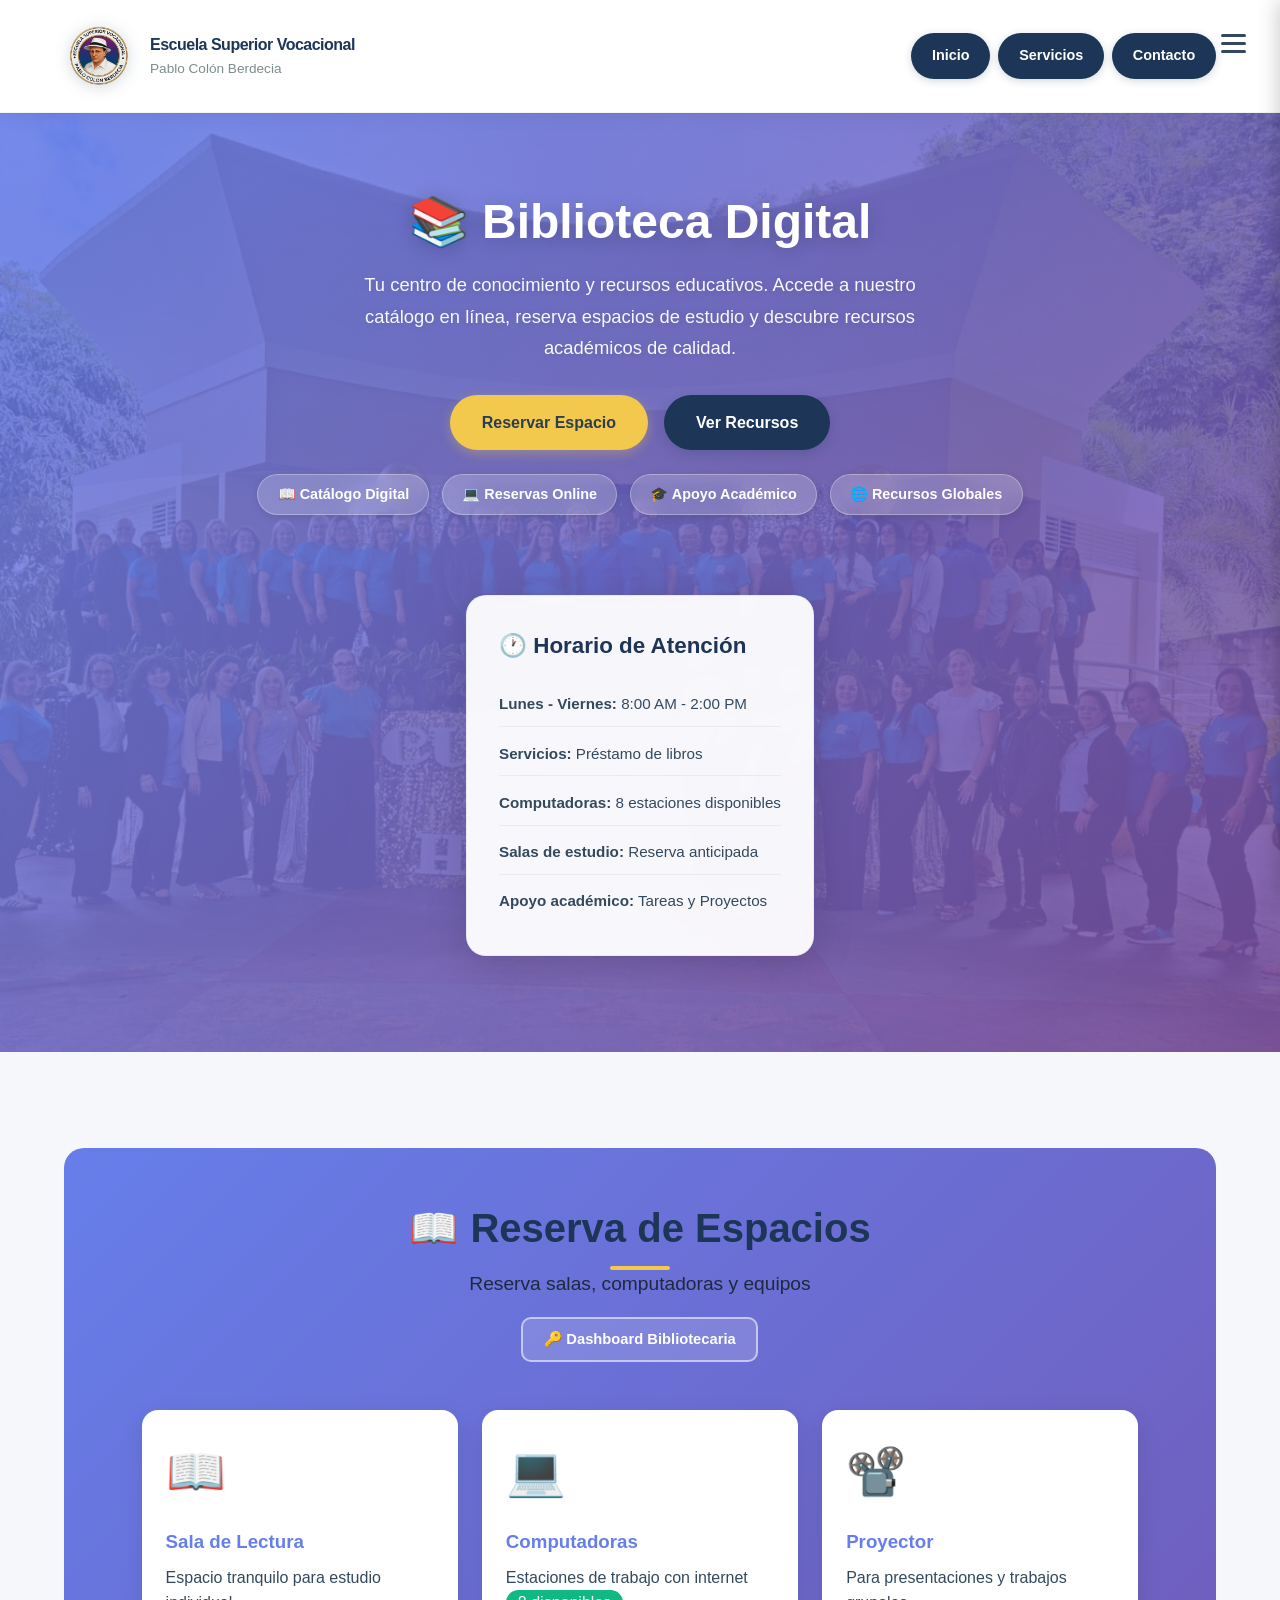
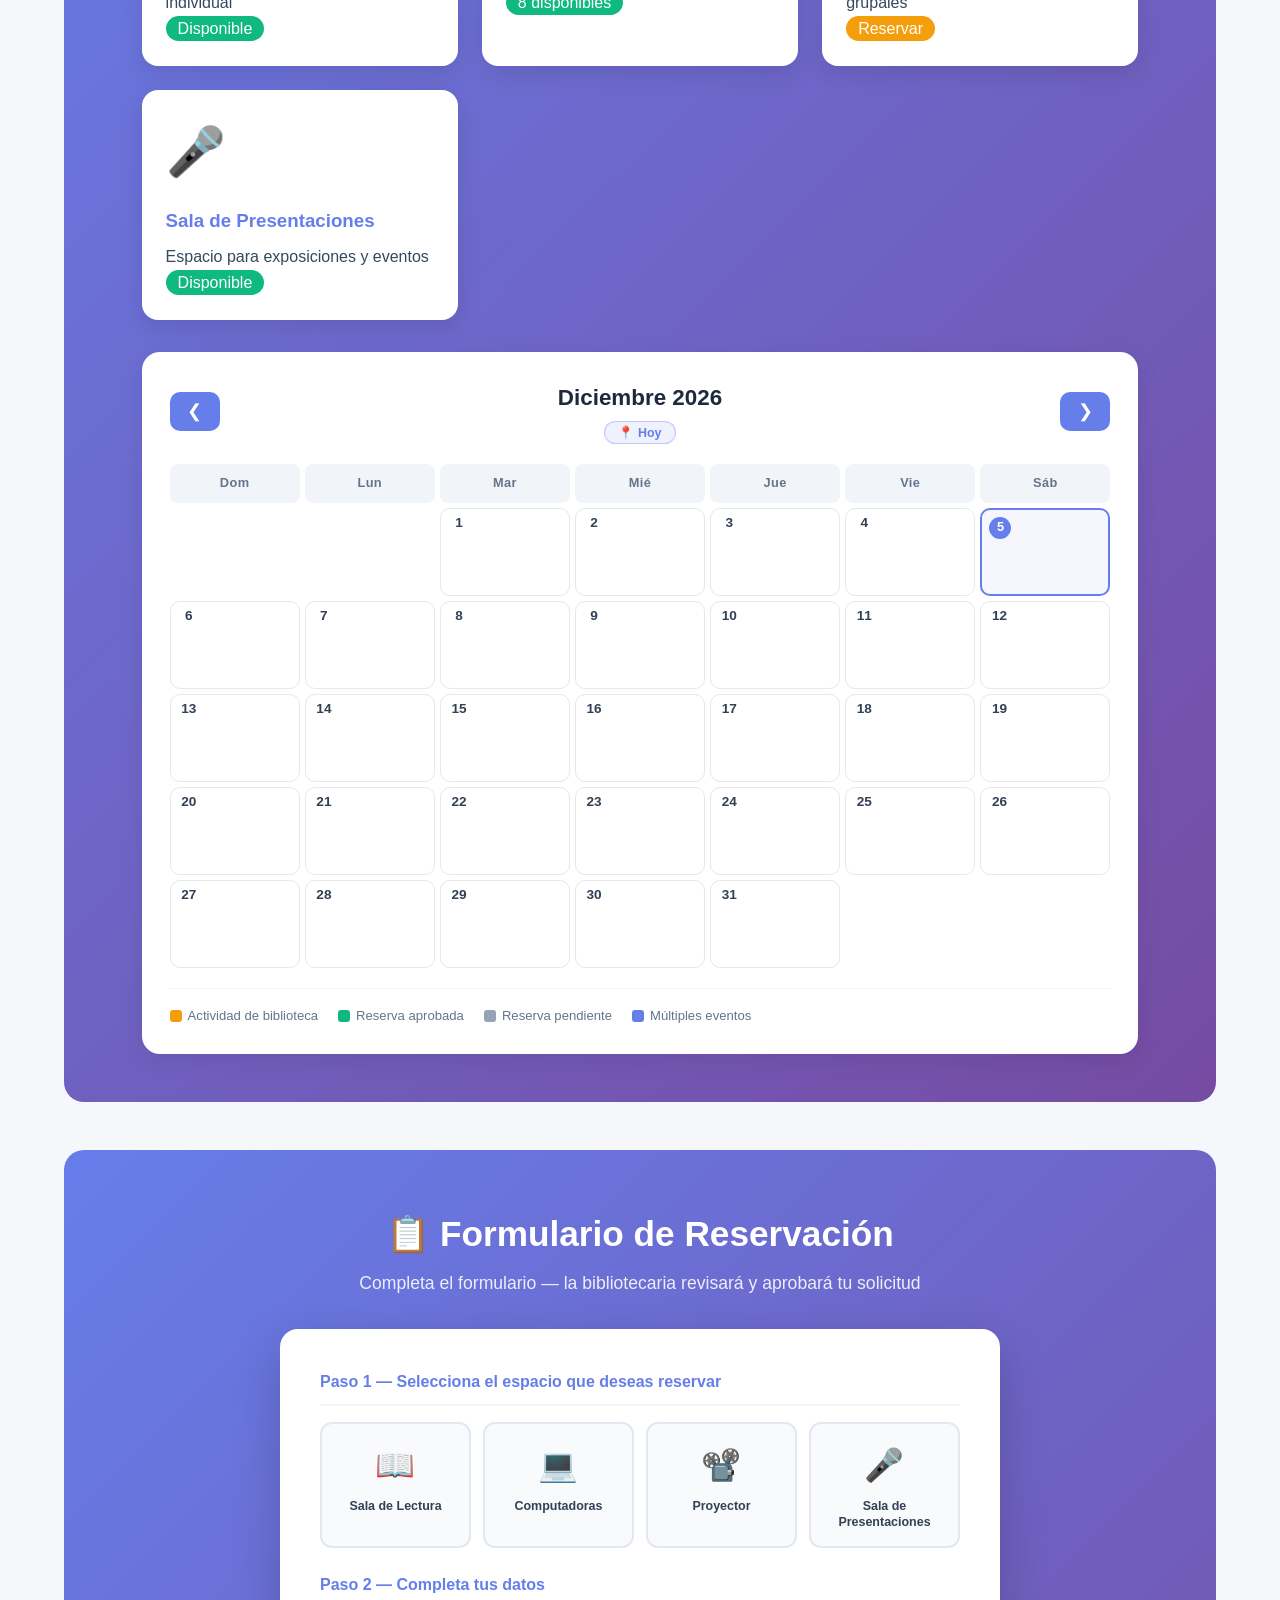
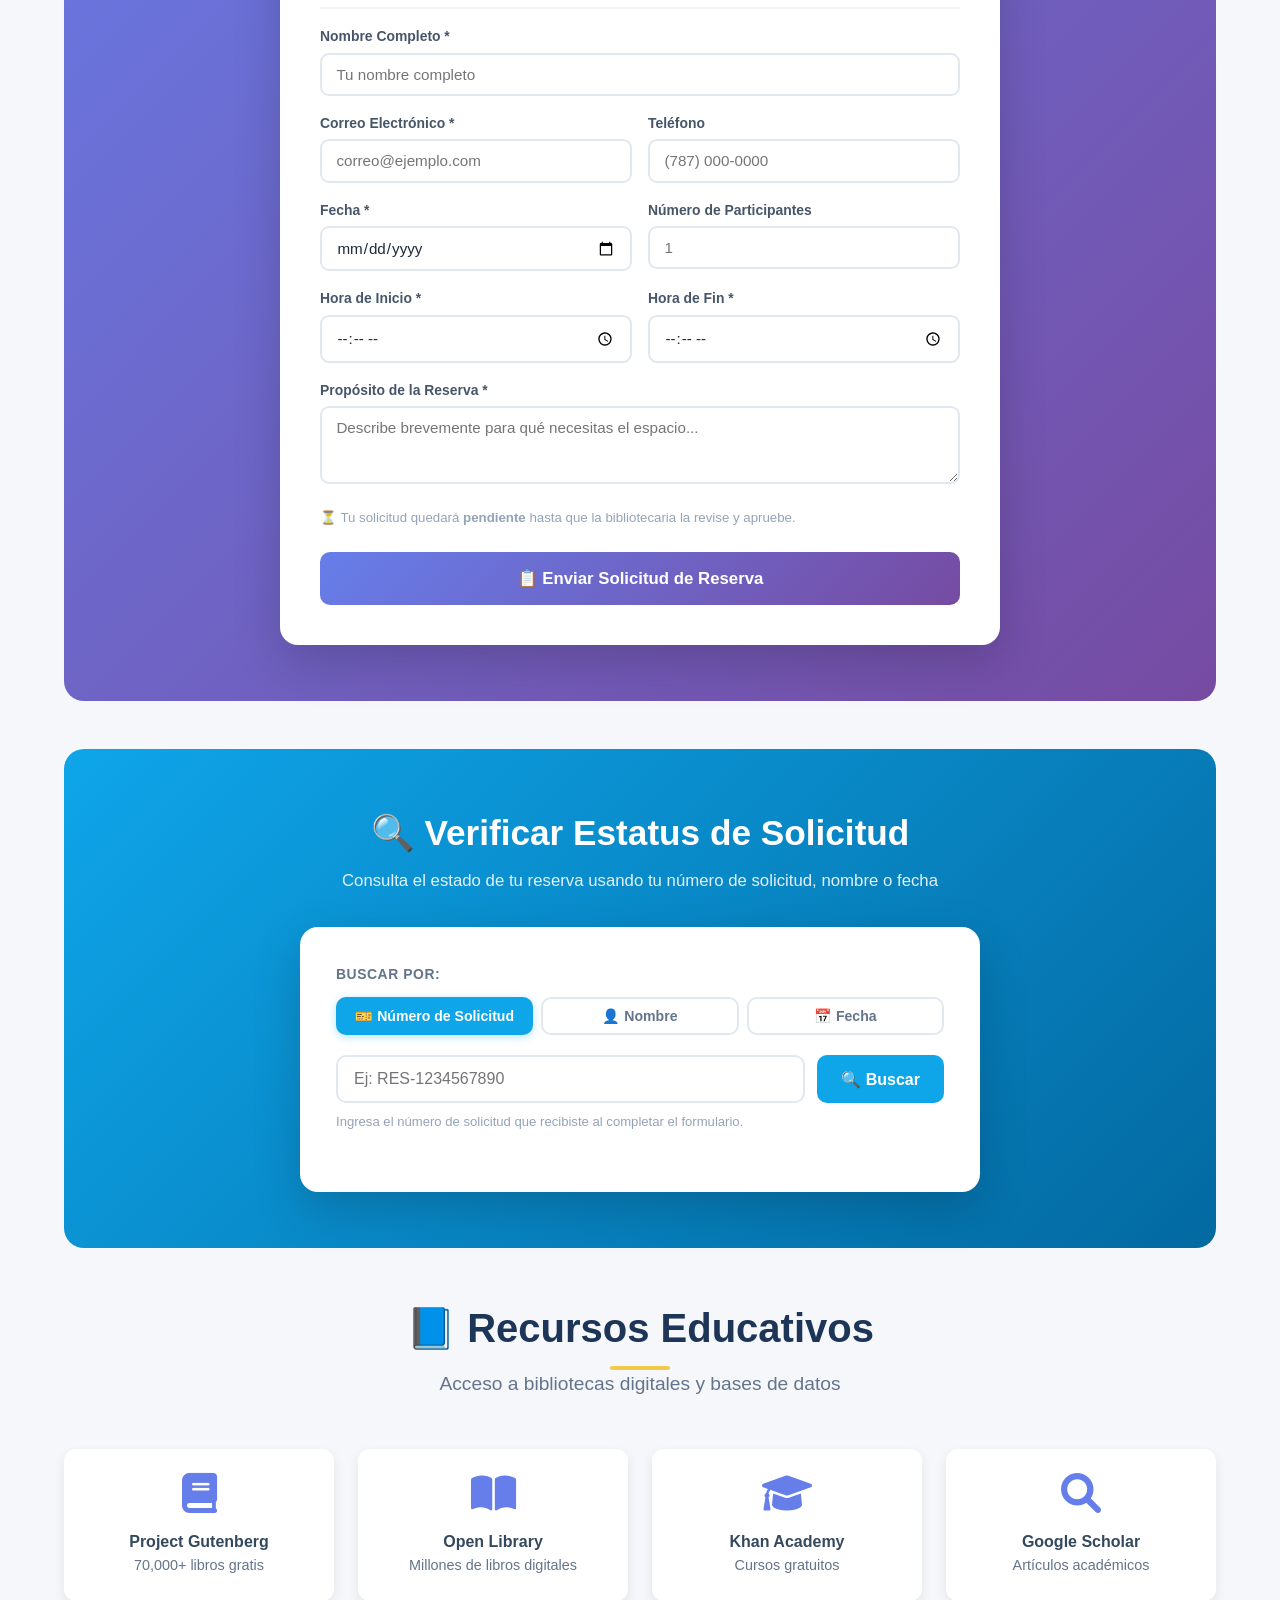
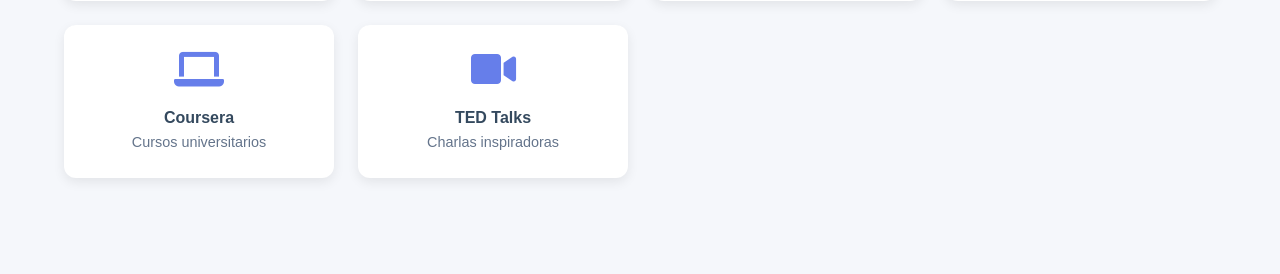
<file: biblioteca.html>
<!DOCTYPE html>
<html lang="es" id="htmlRoot">
<head>
  <meta charset="UTF-8">
  <meta name="viewport" content="width=device-width, initial-scale=1.0">
  <title>Biblioteca Digital – Escuela Superior Vocacional Pablo Colón Berdecia</title>
  <link rel="stylesheet" href="styles.css">
  <link rel="stylesheet" href="dark-mode-fix-v2.css?v=2">
  <link rel="stylesheet" href="dropdown-fix.css">
  <link rel="stylesheet" href="https://cdnjs.cloudflare.com/ajax/libs/font-awesome/6.0.0/css/all.min.css">
  <script src="translations.js"></script>
  
  <style>
    /* Hero Section - Estilo consistente */
    .hero {
      background: linear-gradient(135deg, rgba(102, 126, 234, 0.85) 0%, rgba(118, 75, 162, 0.85) 100%),
        url('images14.jpeg') center center no-repeat;
      background-size: cover;
      background-attachment: scroll;
      background-position: center center;
      padding: 5rem 0 6rem;
      position: relative;
      overflow: hidden;
      min-height: 650px;
    }

    .hero::before {
      content: '';
      position: absolute;
      top: 0;
      left: 0;
      right: 0;
      bottom: 0;
      background: url('data:image/svg+xml,<svg xmlns="http://www.w3.org/2000/svg" viewBox="0 0 1440 320"><path fill="%23ffffff" fill-opacity="0.1" d="M0,96L48,112C96,128,192,160,288,160C384,160,480,128,576,122.7C672,117,768,139,864,154.7C960,171,1056,181,1152,165.3C1248,149,1344,107,1392,85.3L1440,64L1440,320L1392,320C1344,320,1248,320,1152,320C1056,320,960,320,864,320C768,320,672,320,576,320C480,320,384,320,288,320C192,320,96,320,48,320L0,320Z"></path></svg>') no-repeat bottom;
      background-size: cover;
      opacity: 0.3;
      pointer-events: none;
    }

    body.dark-mode .hero {
      background: linear-gradient(135deg, rgba(11, 18, 32, 0.85) 0%, rgba(15, 23, 42, 0.85) 100%),
        url('images14.jpeg') center center no-repeat;
      background-size: cover;
    }

    /* Estilos para Reserva de Espacios */
    .space-reservation-section {
      background: linear-gradient(135deg, #667eea 0%, #764ba2 100%);
      padding: 3rem 0;
      margin: 3rem 0;
      border-radius: 20px;
    }

    .reservation-grid {
      display: grid;
      grid-template-columns: repeat(auto-fit, minmax(280px, 1fr));
      gap: 1.5rem;
      margin-top: 2rem;
    }

    .space-card {
      background: white;
      border-radius: 16px;
      padding: 1.5rem;
      box-shadow: 0 8px 24px rgba(0,0,0,0.1);
      transition: all 0.3s ease;
      cursor: pointer;
    }

    .space-card:hover {
      transform: translateY(-8px);
      box-shadow: 0 12px 32px rgba(0,0,0,0.15);
    }

    body.dark-mode .space-card {
      background: rgba(17, 24, 39, 0.95);
      border: 1px solid rgba(56, 189, 248, 0.3);
    }

    .space-icon {
      font-size: 3rem;
      margin-bottom: 1rem;
    }

    .space-card h3 {
      color: #667eea;
      margin-bottom: 0.5rem;
    }

    body.dark-mode .space-card h3 {
      color: #38bdf8;
    }

    /* Modal de Reserva */
    .reservation-modal {
      display: none;
      position: fixed;
      top: 0;
      left: 0;
      width: 100%;
      height: 100%;
      background: rgba(0,0,0,0.7);
      z-index: 9999;
      align-items: center;
      justify-content: center;
    }

    .reservation-modal.active {
      display: flex;
    }

    .modal-content {
      background: white;
      border-radius: 20px;
      padding: 2rem;
      max-width: 500px;
      width: 90%;
      max-height: 90vh;
      overflow-y: auto;
    }

    body.dark-mode .modal-content {
      background: #1e293b;
      color: #e5e7eb;
    }

    .form-group {
      margin-bottom: 1.5rem;
    }

    .form-group label {
      display: block;
      margin-bottom: 0.5rem;
      font-weight: 600;
      color: #334155;
    }

    body.dark-mode .form-group label {
      color: #e5e7eb;
    }

    .form-group input,
    .form-group select,
    .form-group textarea {
      width: 100%;
      padding: 0.75rem;
      border: 2px solid #e2e8f0;
      border-radius: 8px;
      font-size: 1rem;
    }

    body.dark-mode .form-group input,
    body.dark-mode .form-group select,
    body.dark-mode .form-group textarea {
      background: rgba(255, 255, 255, 0.05);
      border-color: rgba(56, 189, 248, 0.3);
      color: #e5e7eb;
    }

    /* ===== CALENDARIO ===== */
    .calendar-container {
      background: white;
      border-radius: 18px;
      padding: 1.75rem;
      margin-top: 2rem;
      box-shadow: 0 6px 24px rgba(0,0,0,0.08);
    }
    body.dark-mode .calendar-container {
      background: rgba(17, 24, 39, 0.97);
      border: 1px solid rgba(56, 189, 248, 0.2);
    }

    /* Header con nav + título + botón Hoy */
    .calendar-header {
      display: flex;
      justify-content: space-between;
      align-items: center;
      margin-bottom: 1.25rem;
    }
    .calendar-nav-btn {
      background: #667eea;
      color: white;
      border: none;
      padding: 0.55rem 1.1rem;
      border-radius: 10px;
      cursor: pointer;
      font-size: 1.1rem;
      transition: background 0.2s;
    }
    .calendar-nav-btn:hover { background: #5a6fd6; }
    .cal-month-center { display: flex; flex-direction: column; align-items: center; gap: 0.35rem; }
    .cal-month-title  { margin: 0; font-size: 1.4rem; font-weight: 800; color: #1e293b; }
    body.dark-mode .cal-month-title { color: #e5e7eb; }
    .cal-today-btn {
      background: rgba(102,126,234,0.1);
      color: #667eea;
      border: 1.5px solid rgba(102,126,234,0.35);
      padding: 0.18rem 0.85rem;
      border-radius: 20px;
      font-size: 0.78rem;
      font-weight: 700;
      cursor: pointer;
      transition: all 0.2s;
    }
    .cal-today-btn:hover { background: #667eea; color: white; border-color: #667eea; }
    body.dark-mode .cal-today-btn { color: #38bdf8; border-color: rgba(56,189,248,0.3); }
    body.dark-mode .cal-today-btn:hover { background: #38bdf8; color: #0f172a; }

    /* Grid */
    .calendar-grid {
      display: grid;
      grid-template-columns: repeat(7, 1fr);
      gap: 5px;
    }
    .calendar-day-header {
      text-align: center;
      font-weight: 700;
      padding: 0.6rem 0.25rem;
      background: #f1f5f9;
      border-radius: 8px;
      font-size: 0.8rem;
      color: #64748b;
      letter-spacing: 0.03em;
    }
    body.dark-mode .calendar-day-header {
      background: rgba(31, 41, 55, 0.7);
      color: #38bdf8;
    }

    /* Celda de día base */
    .calendar-day {
      border: 1.5px solid #e5e7eb;
      border-radius: 10px;
      padding: 0.4rem 0.45rem;
      background: white;
      min-height: 88px;
      display: flex;
      flex-direction: column;
      align-items: flex-start;
      justify-content: flex-start;
      transition: all 0.18s;
      cursor: default;
      overflow: hidden;
    }
    body.dark-mode .calendar-day {
      background: rgba(31, 41, 55, 0.45);
      border-color: rgba(56, 189, 248, 0.12);
      color: #e5e7eb;
    }
    .calendar-day:hover {
      background: #f8fafc;
      border-color: #a5b4fc;
      box-shadow: 0 2px 8px rgba(102,126,234,0.1);
    }
    body.dark-mode .calendar-day:hover {
      background: rgba(56,189,248,0.07);
      border-color: #38bdf8;
    }

    /* Día de hoy */
    .calendar-day.today {
      border: 2px solid #667eea;
      background: rgba(102, 126, 234, 0.06);
    }
    .calendar-day.today .day-num {
      background: #667eea;
      color: white;
      border-radius: 50%;
      width: 22px;
      height: 22px;
      display: flex;
      align-items: center;
      justify-content: center;
      font-size: 0.8rem;
    }
    body.dark-mode .calendar-day.today { border-color: #38bdf8; background: rgba(56,189,248,0.08); }
    body.dark-mode .calendar-day.today .day-num { background: #38bdf8; color: #0f172a; }

    /* Días CON eventos — cursor pointer + efecto hover elevado */
    .calendar-day.has-events { cursor: pointer; }
    .calendar-day.has-events:hover {
      transform: translateY(-2px);
      box-shadow: 0 6px 16px rgba(0,0,0,0.1);
    }

    /* COLOR POR TIPO DE EVENTO */
    .calendar-day.day-act  {
      background: rgba(251,191,36,0.08);
      border-color: #fcd34d;
      border-left: 4px solid #f59e0b;
    }
    .calendar-day.day-apr  {
      background: rgba(16,185,129,0.08);
      border-color: #6ee7b7;
      border-left: 4px solid #10b981;
    }
    .calendar-day.day-pend {
      background: rgba(148,163,184,0.1);
      border-color: #cbd5e1;
      border-left: 4px solid #94a3b8;
    }
    .calendar-day.day-mix  {
      background: rgba(102,126,234,0.08);
      border-color: #c7d2fe;
      border-left: 4px solid #667eea;
    }
    body.dark-mode .calendar-day.day-act  { background: rgba(251,191,36,0.1);  border-color: rgba(251,191,36,0.3);  border-left-color: #f59e0b; }
    body.dark-mode .calendar-day.day-apr  { background: rgba(16,185,129,0.1);  border-color: rgba(16,185,129,0.3);  border-left-color: #10b981; }
    body.dark-mode .calendar-day.day-pend { background: rgba(148,163,184,0.1); border-color: rgba(148,163,184,0.3); border-left-color: #94a3b8; }
    body.dark-mode .calendar-day.day-mix  { background: rgba(102,126,234,0.1); border-color: rgba(102,126,234,0.3); border-left-color: #667eea; }

    /* Número del día */
    .day-num {
      font-weight: 700;
      font-size: 0.85rem;
      color: #334155;
      line-height: 1;
      margin-bottom: 4px;
      min-width: 22px;
      text-align: center;
    }
    body.dark-mode .day-num { color: #e2e8f0; }

    /* Contenedor de pills */
    .day-pills { display: flex; flex-direction: column; gap: 2px; width: 100%; }

    /* Pills de evento con texto visible */
    .event-pill {
      font-size: 0.66rem;
      font-weight: 600;
      padding: 2px 5px;
      border-radius: 4px;
      width: 100%;
      white-space: nowrap;
      overflow: hidden;
      text-overflow: ellipsis;
      line-height: 1.5;
      display: block;
    }
    .event-pill.act  { background: #fef3c7; color: #92400e; }
    .event-pill.apr  { background: #d1fae5; color: #065f46; }
    .event-pill.pend { background: #f1f5f9; color: #475569; border: 1px solid #e2e8f0; }
    .event-pill.more { background: #f3f4f6; color: #6b7280; font-style: italic; text-align: center; }
    body.dark-mode .event-pill.act  { background: rgba(251,191,36,0.18); color: #fde68a; }
    body.dark-mode .event-pill.apr  { background: rgba(16,185,129,0.18); color: #6ee7b7; }
    body.dark-mode .event-pill.pend { background: rgba(148,163,184,0.12); color: #94a3b8; border-color: rgba(148,163,184,0.2); }
    body.dark-mode .event-pill.more { background: rgba(255,255,255,0.06); color: #9ca3af; }

    /* Leyenda mejorada con cuadros de color */
    .cal-legend {
      display: flex;
      gap: 1.25rem;
      flex-wrap: wrap;
      margin-top: 1.25rem;
      padding-top: 1rem;
      border-top: 1px solid #f1f5f9;
      font-size: 0.82rem;
      color: #64748b;
    }
    body.dark-mode .cal-legend { border-color: rgba(56,189,248,0.1); }
    .cal-legend span { display: flex; align-items: center; gap: 6px; }
    .leg-dot {
      width: 12px; height: 12px;
      border-radius: 3px;
      display: inline-block;
      flex-shrink: 0;
    }
    .leg-dot.act  { background: #f59e0b; }
    .leg-dot.apr  { background: #10b981; }
    .leg-dot.pend { background: #94a3b8; }
    .leg-dot.mix  { background: #667eea; }

    /* Botón Dashboard Bibliotecaria */
    .btn-dashboard-link {
      display: inline-flex; align-items: center; gap: 0.5rem;
      background: rgba(255,255,255,0.15); color: white;
      border: 2px solid rgba(255,255,255,0.55); padding: 0.55rem 1.3rem;
      border-radius: 10px; text-decoration: none; font-weight: 700;
      font-size: 0.92rem; transition: all 0.3s; margin-top: 1rem;
    }
    .btn-dashboard-link:hover { background: rgba(255,255,255,0.28); border-color: white; }

    /* Recursos Educativos */
    .resources-grid {
      display: grid;
      grid-template-columns: repeat(auto-fill, minmax(250px, 1fr));
      gap: 1.5rem;
      margin-top: 2rem;
    }

    .resource-link-card {
      background: white;
      border-radius: 12px;
      padding: 1.5rem;
      text-align: center;
      box-shadow: 0 4px 12px rgba(0,0,0,0.08);
      transition: all 0.3s;
      text-decoration: none;
      color: inherit;
      display: block;
    }

    .resource-link-card:hover {
      transform: translateY(-5px);
      box-shadow: 0 8px 20px rgba(0,0,0,0.12);
    }

    body.dark-mode .resource-link-card {
      background: rgba(17, 24, 39, 0.95);
      border: 1px solid rgba(56, 189, 248, 0.2);
    }

    .resource-link-card i {
      font-size: 2.5rem;
      margin-bottom: 1rem;
      color: #667eea;
    }

    body.dark-mode .resource-link-card i {
      color: #38bdf8;
    }

    /* ===== VERIFICAR ESTATUS DE SOLICITUD ===== */
    .verify-section {
      background: linear-gradient(135deg, #0ea5e9 0%, #0369a1 100%);
      padding: 3.5rem 0;
      margin: 3rem 0;
      border-radius: 20px;
      scroll-margin-top: 80px;
    }
    .verify-card {
      background: white;
      border-radius: 18px;
      padding: 2.25rem;
      max-width: 680px;
      margin: 0 auto;
      box-shadow: 0 16px 48px rgba(0,0,0,0.18);
    }
    body.dark-mode .verify-card {
      background: rgba(17,24,39,0.97);
      border: 1px solid rgba(14,165,233,0.25);
    }

    /* Pills de tipo de búsqueda */
    .search-type-pills { display: flex; gap: 0.5rem; margin-bottom: 1.25rem; flex-wrap: wrap; }
    .stype-pill {
      flex: 1; min-width: 120px;
      padding: 0.55rem 0.75rem;
      border: 2px solid #e2e8f0; border-radius: 10px;
      background: white; color: #64748b;
      font-size: 0.88rem; font-weight: 700;
      cursor: pointer; text-align: center;
      transition: all 0.2s; font-family: inherit;
    }
    .stype-pill:hover { border-color: #0ea5e9; color: #0369a1; }
    .stype-pill.active { background: #0ea5e9; border-color: #0ea5e9; color: white; box-shadow: 0 2px 8px rgba(14,165,233,0.3); }
    body.dark-mode .stype-pill { background: rgba(255,255,255,0.05); border-color: rgba(14,165,233,0.2); color: #94a3b8; }
    body.dark-mode .stype-pill.active { background: #0ea5e9; color: white; }

    /* Input y botón de búsqueda */
    .search-input-row { display: flex; gap: 0.75rem; }
    .search-main-input {
      flex: 1; padding: 0.82rem 1rem;
      border: 2px solid #e2e8f0; border-radius: 10px;
      font-size: 1rem; font-family: inherit;
      transition: border-color 0.2s; background: white; color: #1e293b;
    }
    .search-main-input:focus { outline: none; border-color: #0ea5e9; }
    body.dark-mode .search-main-input { background: rgba(255,255,255,0.05); border-color: rgba(14,165,233,0.25); color: #e5e7eb; }
    .search-btn {
      padding: 0.82rem 1.5rem; background: #0ea5e9;
      color: white; border: none; border-radius: 10px;
      font-size: 1rem; font-weight: 700; cursor: pointer;
      transition: background 0.2s, transform 0.15s; white-space: nowrap; font-family: inherit;
    }
    .search-btn:hover { background: #0284c7; transform: translateY(-1px); }

    /* Tarjetas de resultado */
    #statusResult { margin-top: 1.5rem; }
    .status-card {
      border-radius: 14px; border: 1.5px solid #e2e8f0;
      padding: 1.2rem 1.4rem; margin-bottom: 0.85rem;
      background: white; box-shadow: 0 2px 10px rgba(0,0,0,0.06);
    }
    .status-card.apr  { border-color: #6ee7b7; background: #f0fdf4; }
    .status-card.pend { border-color: #cbd5e1;  background: #f8fafc; }
    .status-card.den  { border-color: #fca5a5;  background: #fff1f2; }
    body.dark-mode .status-card      { background: rgba(31,41,55,0.6);  border-color: rgba(56,189,248,0.15); }
    body.dark-mode .status-card.apr  { background: rgba(16,185,129,0.1); border-color: rgba(16,185,129,0.3); }
    body.dark-mode .status-card.pend { background: rgba(148,163,184,0.08); border-color: rgba(148,163,184,0.2); }
    body.dark-mode .status-card.den  { background: rgba(239,68,68,0.08); border-color: rgba(239,68,68,0.3); }

    .status-card-header { display: flex; justify-content: space-between; align-items: flex-start; gap: 0.75rem; margin-bottom: 0.75rem; flex-wrap: wrap; }
    .status-card-id { font-family: monospace; font-size: 0.83rem; color: #94a3b8; font-weight: 700; letter-spacing: 0.5px; }
    .status-badge { display: inline-flex; align-items: center; gap: 5px; padding: 0.28rem 0.9rem; border-radius: 20px; font-size: 0.8rem; font-weight: 800; white-space: nowrap; }
    .status-badge.apr  { background: #d1fae5; color: #065f46; }
    .status-badge.pend { background: #f1f5f9;  color: #475569; }
    .status-badge.den  { background: #fee2e2;  color: #991b1b; }

    .status-space   { font-size: 1.1rem; font-weight: 800; color: #1e293b; margin-bottom: 0.5rem; }
    body.dark-mode .status-space { color: #e5e7eb; }
    .status-details { display: flex; flex-wrap: wrap; gap: 0.4rem 1.1rem; font-size: 0.84rem; color: #64748b; }
    .status-details span { display: flex; align-items: center; gap: 4px; }

    /* Caja de razón de denegación */
    .denial-box {
      margin-top: 0.9rem; padding: 0.9rem 1rem;
      background: #fff7ed; border: 1.5px solid #fed7aa; border-radius: 10px;
    }
    .denial-box-title { font-size: 0.75rem; font-weight: 800; color: #c2410c; text-transform: uppercase; letter-spacing: 0.06em; margin-bottom: 5px; }
    .denial-box-text  { font-size: 0.92rem; color: #7c2d12; font-style: italic; line-height: 1.5; }
    body.dark-mode .denial-box       { background: rgba(239,68,68,0.08); border-color: rgba(239,68,68,0.3); }
    body.dark-mode .denial-box-title { color: #f87171; }
    body.dark-mode .denial-box-text  { color: #fca5a5; }

    /* Sin resultados */
    .status-empty { text-align: center; padding: 2rem 0.5rem; color: #94a3b8; }
    .status-empty-icon { font-size: 2.8rem; display: block; margin-bottom: 0.5rem; }

    /* ===== FORMULARIO DE RESERVACIÓN EMBEBIDO ===== */
    .res-form-section {
      background: linear-gradient(135deg, #667eea 0%, #764ba2 100%);
      padding: 3.5rem 0;
      margin: 3rem 0;
      border-radius: 20px;
      scroll-margin-top: 80px;
    }
    .res-form-card {
      background: white;
      border-radius: 18px;
      padding: 2.5rem;
      max-width: 720px;
      margin: 0 auto;
      box-shadow: 0 16px 48px rgba(0,0,0,0.18);
    }
    body.dark-mode .res-form-card {
      background: rgba(17, 24, 39, 0.97);
      border: 1px solid rgba(56, 189, 248, 0.25);
    }
    .res-form-step-title {
      font-size: 1rem;
      font-weight: 700;
      color: #667eea;
      margin-bottom: 1rem;
      padding-bottom: 0.6rem;
      border-bottom: 2px solid #f1f5f9;
    }
    body.dark-mode .res-form-step-title { color: #38bdf8; border-color: rgba(56,189,248,0.15); }

    /* Selector visual de espacios */
    .space-selector-grid {
      display: grid;
      grid-template-columns: repeat(4, 1fr);
      gap: 0.75rem;
      margin-bottom: 0.75rem;
    }
    @media (max-width: 560px) { .space-selector-grid { grid-template-columns: repeat(2, 1fr); } }
    .spc-card {
      background: #f8fafc;
      border: 2px solid #e2e8f0;
      border-radius: 12px;
      padding: 1rem 0.5rem;
      text-align: center;
      cursor: pointer;
      transition: all 0.2s;
      user-select: none;
    }
    .spc-card:hover { border-color: #667eea; background: rgba(102,126,234,0.06); }
    .spc-card.selected {
      border-color: #667eea;
      background: rgba(102,126,234,0.12);
      box-shadow: 0 0 0 3px rgba(102,126,234,0.2);
    }
    .spc-card .spc-icon { font-size: 2rem; }
    .spc-card .spc-name { font-size: 0.78rem; font-weight: 700; color: #334155; margin-top: 6px; line-height: 1.3; }
    body.dark-mode .spc-card { background: rgba(255,255,255,0.04); border-color: rgba(56,189,248,0.2); }
    body.dark-mode .spc-card.selected { border-color: #38bdf8; background: rgba(56,189,248,0.12); }
    body.dark-mode .spc-card .spc-name { color: #e5e7eb; }

    /* Grilla del formulario */
    .res-form-grid {
      display: grid;
      grid-template-columns: 1fr 1fr;
      gap: 1rem;
    }
    @media (max-width: 560px) { .res-form-grid { grid-template-columns: 1fr; } }
    .res-form-grid .form-group { margin-bottom: 0; }
    .res-form-grid .form-group.full { grid-column: 1 / -1; }
    .res-form-grid label { display: block; font-size: 0.87rem; font-weight: 700; color: #475569; margin-bottom: 5px; }
    body.dark-mode .res-form-grid label { color: #9ca3af; }
    .res-form-grid input,
    .res-form-grid select,
    .res-form-grid textarea {
      width: 100%; padding: 0.7rem 0.9rem;
      border: 2px solid #e2e8f0; border-radius: 9px;
      font-size: 0.95rem; font-family: inherit;
      background: white; color: #1e293b;
      transition: border-color 0.2s;
    }
    .res-form-grid input:focus,
    .res-form-grid select:focus,
    .res-form-grid textarea:focus { outline: none; border-color: #667eea; }
    body.dark-mode .res-form-grid input,
    body.dark-mode .res-form-grid select,
    body.dark-mode .res-form-grid textarea {
      background: rgba(255,255,255,0.05);
      border-color: rgba(56,189,248,0.25);
      color: #e5e7eb;
    }

    /* Botón submit del formulario */
    .res-submit-btn {
      width: 100%; padding: 1rem;
      background: linear-gradient(135deg, #667eea 0%, #764ba2 100%);
      color: white; border: none; border-radius: 10px;
      font-size: 1.05rem; font-weight: 700; cursor: pointer;
      margin-top: 1.5rem; transition: opacity 0.2s, transform 0.15s;
    }
    .res-submit-btn:hover { opacity: 0.92; transform: translateY(-1px); }
    .res-submit-btn:active { transform: translateY(0); }

    /* Tarjetas de espacio — añadir indicador de selección activo */
    .space-card.active-space { outline: 3px solid white; transform: translateY(-10px); }
  </style>
</head>

<body>
  <!-- Header (mantén tu header existente) -->
  <header class="site-header">
    <div class="container header-inner">
      <div class="logo-area">
        <img src="LOGO6.png" alt="Logo Escuela" class="logo-image">
        <div class="logo-text">
          <span class="logo-title">Escuela Superior Vocacional</span>
          <span class="logo-subtitle">Pablo Colón Berdecia</span>
        </div>
      </div>
      <button class="hamburger-menu" id="hamburgerBtn">
        <span></span><span></span><span></span>
      </button>
      <nav class="main-nav">
        <ul>
          <li><a href="index.html">Inicio</a></li>
          <li><a href="#servicios">Servicios</a></li>
          <li><a href="#contacto">Contacto</a></li>
        </ul>
      </nav>
    </div>
  </header>

  <!-- Sidebar Menu -->
  <div class="sidebar-overlay" id="sidebarOverlay"></div>
  <div class="sidebar-menu" id="sidebarMenu">
    <div class="sidebar-header">
      <h3 data-translate="Menú">Menú</h3>
      <button class="sidebar-close" id="closeSidebar">&times;</button>
    </div>
    <div class="sidebar-content">
      <!-- Navegación Principal -->
      <a href="index.html" class="sidebar-item sidebar-link">
        <span class="sidebar-icon">🏠</span>
        <span class="sidebar-text" data-translate="Inicio">Inicio</span>
        <span class="sidebar-arrow">›</span>
      </a>

      <a href="quienes-somos.html" class="sidebar-item sidebar-link">
        <span class="sidebar-icon">🏫</span>
        <span class="sidebar-text" data-translate="Quiénes Somos">Quiénes Somos</span>
        <span class="sidebar-arrow">›</span>
      </a>

      <!-- Servicios Digitales (Expandible) -->
      <div class="sidebar-item" id="servicesToggle">
        <span class="sidebar-icon">💻</span>
        <span class="sidebar-text" data-translate="Servicios Digitales">Servicios Digitales</span>
        <span class="sidebar-arrow">›</span>
      </div>
      <div class="theme-options" id="servicesOptions" style="display: none;">
        <a href="https://de.pr.gov/MATRICULA//" class="theme-option">
          <span>📝</span> Matrícula Online
        </a>
        <a href="solicitudes.html" class="theme-option">
          <span>📄</span> Solicitud de Documentos
        </a>
        <a href="https://pcbsystempr-cyber.github.io/Servicio-Tecnico/" class="theme-option">
          <span>🔧</span> Servicios Técnicos
        </a>
        <a href="https://pcbsystempr-cyber.github.io/Unidad-de-ApoyoSocioEmocional/" class="theme-option">
          <span>🧠</span> Orientación
        </a>
        <a href="biblioteca.html" class="theme-option">
          <span>📚</span> Biblioteca
        </a>
        <a href="comedor.html" class="theme-option">
          <span>🍽️</span> Comedor
        </a>
        <a href="padres.html" class="theme-option">
          <span>👨‍👩‍👧</span> Portal de Padres
        </a>
        <a href="seguridad.html" class="theme-option">
          <span>🛡️</span> Seguridad
        </a>

      </div>

      <a href="participacion-comunitaria.html" class="sidebar-item sidebar-link">
        <span class="sidebar-icon">🎓</span>
        <span class="sidebar-text" data-translate="Vida Estudiantil">Vida Estudiantil</span>
        <span class="sidebar-arrow">›</span>
      </a>

      <a href="normas-reglamentos.html" class="sidebar-item sidebar-link">
        <span class="sidebar-icon">📋</span>
        <span class="sidebar-text" data-translate="Normas">Normas</span>
        <span class="sidebar-arrow">›</span>
      </a>

      <!-- Separador -->
      <div style="border-top: 1px solid rgba(255,255,255,0.1); margin: 1rem 0;"></div>

      <!-- Cambiar Tema -->
      <div class="sidebar-item" id="themeToggle">
        <span class="sidebar-icon">🎨</span>
        <span class="sidebar-text" data-translate="Cambiar Tema">Cambiar Tema</span>
        <span class="sidebar-arrow">›</span>
      </div>
      <div class="theme-options" id="themeOptions" style="display: none;">
        <button class="theme-option" id="selectLightTheme" data-translate="Modo Claro">
          <span>☀️</span> Modo Claro
        </button>
        <button class="theme-option" id="selectDarkTheme" data-translate="Modo Oscuro">
          <span>🌙</span> Modo Oscuro
        </button>
      </div>

      <!-- Cambiar Idioma -->
      <div class="sidebar-item" id="languageToggle">
        <span class="sidebar-icon">🌐</span>
        <span class="sidebar-text" data-translate="Cambiar Idioma">Cambiar Idioma</span>
        <span class="sidebar-arrow">›</span>
      </div>
      <div class="theme-options" id="languageOptions" style="display: none;">
        <button class="theme-option" id="selectSpanish" data-translate="Español">
          <span>🇵🇷</span> Español
        </button>
        <button class="theme-option" id="selectEnglish" data-translate="English">
          <span>🇺🇸</span> English
        </button>
      </div>

      <!-- Separador -->
      <div style="border-top: 1px solid rgba(255,255,255,0.1); margin: 1rem 0;"></div>

      <!-- Dashboard Administrativo -->
      <a href="admin.html" class="sidebar-item sidebar-link">
        <span class="sidebar-icon">⚙️</span>
        <span class="sidebar-text" data-translate="Dashboard Admin">Dashboard Admin</span>
        <span class="sidebar-arrow">›</span>
      </a>
    </div>
  </div>

  <!-- Hero Section -->
  <section class="hero">
    <div class="container">
      <div class="hero-layout">
        <div class="hero-text">
          <h1>📚 Biblioteca Digital</h1>
          <p>Tu centro de conocimiento y recursos educativos. Accede a nuestro catálogo en línea, reserva espacios de estudio y descubre recursos académicos de calidad.</p>
          <div class="hero-actions">
            <a href="#reserva" class="btn btn-primary">Reservar Espacio</a>
            <a href="#recursos" class="btn btn-secondary">Ver Recursos</a>
          </div>
          <div class="hero-tags">
            <span>📖 Catálogo Digital</span>
            <span>💻 Reservas Online</span>
            <span>🎓 Apoyo Académico</span>
            <span>🌐 Recursos Globales</span>
          </div>
        </div>

        <div class="hero-card">
          <h2>🕐 Horario de Atención</h2>
          <ul>
            <li><strong>Lunes - Viernes:</strong> 8:00 AM - 2:00 PM</li>
            <li><strong>Servicios:</strong> Préstamo de libros</li>
            <li><strong>Computadoras:</strong> 8 estaciones disponibles</li>
            <li><strong>Salas de estudio:</strong> Reserva anticipada</li>
            <li><strong>Apoyo académico:</strong> Tareas y Proyectos</li>
          </ul>
        </div>
      </div>
    </div>
  </section>

  <div class="container" style="padding: 3rem 0;">

    <!-- 1. RESERVA DE ESPACIOS -->
    <section class="space-reservation-section">
      <div class="container">
        <div class="section-header" style="text-align: center; color: white;">
          <h2 style="font-size: 2.5rem; margin-bottom: 0.5rem;">📖 Reserva de Espacios</h2>
          <p style="font-size: 1.2rem; color: #1e293b; opacity: 1;">Reserva salas, computadoras y equipos</p>
          <a href="biblioteca-dashboard.html" class="btn-dashboard-link">🔑 Dashboard Bibliotecaria</a>
        </div>

        <div class="reservation-grid">
          <div class="space-card" id="scard-lectura" onclick="goToForm('Sala de Lectura')">
            <div class="space-icon">📖</div>
            <h3>Sala de Lectura</h3>
            <p>Espacio tranquilo para estudio individual</p>
            <span class="badge" style="background:#10b981;color:white;padding:0.25rem 0.75rem;border-radius:20px;">Disponible</span>
          </div>

          <div class="space-card" id="scard-computadoras" onclick="goToForm('Computadoras')">
            <div class="space-icon">💻</div>
            <h3>Computadoras</h3>
            <p>Estaciones de trabajo con internet</p>
            <span class="badge" style="background:#10b981;color:white;padding:0.25rem 0.75rem;border-radius:20px;">8 disponibles</span>
          </div>

          <div class="space-card" id="scard-proyector" onclick="goToForm('Proyector')">
            <div class="space-icon">📽️</div>
            <h3>Proyector</h3>
            <p>Para presentaciones y trabajos grupales</p>
            <span class="badge" style="background:#f59e0b;color:white;padding:0.25rem 0.75rem;border-radius:20px;">Reservar</span>
          </div>

          <div class="space-card" id="scard-presentaciones" onclick="goToForm('Sala de Presentaciones')">
            <div class="space-icon">🎤</div>
            <h3>Sala de Presentaciones</h3>
            <p>Espacio para exposiciones y eventos</p>
            <span class="badge" style="background:#10b981;color:white;padding:0.25rem 0.75rem;border-radius:20px;">Disponible</span>
          </div>
        </div>

        <!-- Calendario de Reservas y Actividades -->
        <div class="calendar-container">
          <div class="calendar-header">
            <button class="calendar-nav-btn" onclick="previousMonth()" title="Mes anterior">❮</button>
            <div class="cal-month-center">
              <h3 id="currentMonth" class="cal-month-title">—</h3>
              <button class="cal-today-btn" onclick="goToToday()">📍 Hoy</button>
            </div>
            <button class="calendar-nav-btn" onclick="nextMonth()" title="Mes siguiente">❯</button>
          </div>

          <div class="calendar-grid" id="calendarGrid">
            <div class="calendar-day-header">Dom</div>
            <div class="calendar-day-header">Lun</div>
            <div class="calendar-day-header">Mar</div>
            <div class="calendar-day-header">Mié</div>
            <div class="calendar-day-header">Jue</div>
            <div class="calendar-day-header">Vie</div>
            <div class="calendar-day-header">Sáb</div>
          </div>

          <!-- Leyenda con cuadros de color -->
          <div class="cal-legend">
            <span><span class="leg-dot act"></span>Actividad de biblioteca</span>
            <span><span class="leg-dot apr"></span>Reserva aprobada</span>
            <span><span class="leg-dot pend"></span>Reserva pendiente</span>
            <span><span class="leg-dot mix"></span>Múltiples eventos</span>
          </div>
        </div>
      </div>
    </section>

    <!-- FORMULARIO DE RESERVACIÓN -->
    <section id="reserva" class="res-form-section">
      <div class="container">
        <div style="text-align:center;color:white;margin-bottom:2rem;">
          <h2 style="font-size:2.2rem;margin-bottom:0.4rem;">📋 Formulario de Reservación</h2>
          <p style="font-size:1.1rem;opacity:0.88;">Completa el formulario — la bibliotecaria revisará y aprobará tu solicitud</p>
        </div>

        <div class="res-form-card">

          <!-- ESTADO: FORMULARIO -->
          <div id="embeddedFormDiv">

            <p class="res-form-step-title">Paso 1 — Selecciona el espacio que deseas reservar</p>
            <div class="space-selector-grid">
              <div class="spc-card" data-space="Sala de Lectura" onclick="selectSpace('Sala de Lectura')">
                <div class="spc-icon">📖</div>
                <div class="spc-name">Sala de Lectura</div>
              </div>
              <div class="spc-card" data-space="Computadoras" onclick="selectSpace('Computadoras')">
                <div class="spc-icon">💻</div>
                <div class="spc-name">Computadoras</div>
              </div>
              <div class="spc-card" data-space="Proyector" onclick="selectSpace('Proyector')">
                <div class="spc-icon">📽️</div>
                <div class="spc-name">Proyector</div>
              </div>
              <div class="spc-card" data-space="Sala de Presentaciones" onclick="selectSpace('Sala de Presentaciones')">
                <div class="spc-icon">🎤</div>
                <div class="spc-name">Sala de Presentaciones</div>
              </div>
            </div>
            <p id="spaceError" style="color:#ef4444;font-size:0.85rem;display:none;margin-bottom:0.75rem;">⚠️ Por favor selecciona un espacio antes de continuar.</p>

            <p class="res-form-step-title" style="margin-top:1.5rem;">Paso 2 — Completa tus datos</p>
            <form id="reservationForm" novalidate>
              <input type="hidden" id="selectedSpaceInput">
              <div class="res-form-grid">
                <div class="form-group full">
                  <label>Nombre Completo *</label>
                  <input type="text" id="resNombre" required placeholder="Tu nombre completo">
                </div>
                <div class="form-group">
                  <label>Correo Electrónico *</label>
                  <input type="email" id="resEmail" required placeholder="correo@ejemplo.com">
                </div>
                <div class="form-group">
                  <label>Teléfono</label>
                  <input type="tel" id="resTelefono" placeholder="(787) 000-0000">
                </div>
                <div class="form-group">
                  <label>Fecha *</label>
                  <input type="date" id="resDate" required>
                </div>
                <div class="form-group">
                  <label>Número de Participantes</label>
                  <input type="number" id="resParticipantes" min="1" max="50" placeholder="1">
                </div>
                <div class="form-group">
                  <label>Hora de Inicio *</label>
                  <input type="time" id="resHoraInicio" required>
                </div>
                <div class="form-group">
                  <label>Hora de Fin *</label>
                  <input type="time" id="resHoraFin" required>
                </div>
                <div class="form-group full">
                  <label>Propósito de la Reserva *</label>
                  <textarea id="resProposito" rows="3" required placeholder="Describe brevemente para qué necesitas el espacio..."></textarea>
                </div>
              </div>
              <p style="font-size:0.83rem;color:#94a3b8;margin-top:1rem;">⏳ Tu solicitud quedará <strong>pendiente</strong> hasta que la bibliotecaria la revise y apruebe.</p>
              <button type="submit" class="res-submit-btn">📋 Enviar Solicitud de Reserva</button>
            </form>
          </div>

          <!-- ESTADO: ÉXITO -->
          <div id="embeddedSuccessDiv" style="display:none;text-align:center;padding:2.5rem 1rem;">
            <div style="font-size:4rem;margin-bottom:1rem;">✅</div>
            <h2 style="color:#10b981;margin-bottom:0.5rem;">¡Solicitud Enviada!</h2>
            <p style="color:#64748b;margin-bottom:1.5rem;">Tu reserva está <strong>pendiente de aprobación</strong> por la bibliotecaria.</p>
            <div style="background:#f0fdf4;border:1px solid #bbf7d0;border-radius:14px;padding:1.25rem;margin-bottom:1.5rem;display:inline-block;min-width:240px;">
              <p style="margin:0 0 4px;color:#166534;font-size:0.88rem;font-weight:600;">Número de Solicitud</p>
              <p id="reservationTicketId" style="margin:0;font-size:1.5rem;font-family:monospace;font-weight:800;color:#166534;letter-spacing:2px;"></p>
            </div>
            <p style="font-size:0.85rem;color:#94a3b8;margin-bottom:1.75rem;">
              Guarda tu número de solicitud. Podrás ver el estado en el calendario de la biblioteca una vez aprobada.
            </p>
            <button onclick="resetReservationForm()" class="res-submit-btn" style="max-width:280px;margin-top:0;">
              🔄 Hacer Otra Reserva
            </button>
          </div>

        </div>
      </div>
    </section>

    <!-- VERIFICAR ESTATUS DE SOLICITUD -->
    <section id="verificar" class="verify-section">
      <div class="container">
        <div style="text-align:center;color:white;margin-bottom:2rem;">
          <h2 style="font-size:2.2rem;margin-bottom:0.4rem;">🔍 Verificar Estatus de Solicitud</h2>
          <p style="font-size:1.05rem;opacity:0.88;">Consulta el estado de tu reserva usando tu número de solicitud, nombre o fecha</p>
        </div>

        <div class="verify-card">

          <!-- Tipo de búsqueda -->
          <p style="font-size:0.87rem;font-weight:700;color:#64748b;margin-bottom:0.75rem;text-transform:uppercase;letter-spacing:0.04em;">Buscar por:</p>
          <div class="search-type-pills">
            <button class="stype-pill active" id="stype-id"     onclick="setSearchType('id',this)">🎫 Número de Solicitud</button>
            <button class="stype-pill"        id="stype-nombre" onclick="setSearchType('nombre',this)">👤 Nombre</button>
            <button class="stype-pill"        id="stype-fecha"  onclick="setSearchType('fecha',this)">📅 Fecha</button>
          </div>

          <!-- Input de búsqueda -->
          <div class="search-input-row">
            <input type="text" id="statusSearchInput" class="search-main-input"
                   placeholder="Ej: RES-1234567890" maxlength="80"
                   onkeydown="if(event.key==='Enter') doStatusSearch()">
            <button class="search-btn" onclick="doStatusSearch()">🔍 Buscar</button>
          </div>
          <p id="statusSearchHint" style="font-size:0.82rem;color:#94a3b8;margin-top:0.5rem;">
            Ingresa el número de solicitud que recibiste al completar el formulario.
          </p>

          <!-- Área de resultado -->
          <div id="statusResult"></div>

        </div>
      </div>
    </section>

    <!-- RECURSOS EDUCATIVOS -->
    <section id="recursos" style="margin: 3rem 0;">
      <div class="section-header" style="text-align: center;">
        <h2 style="font-size: 2.5rem; margin-bottom: 0.5rem;">📘 Recursos Educativos</h2>
        <p style="font-size: 1.2rem; color: #64748b;">Acceso a bibliotecas digitales y bases de datos</p>
      </div>

      <div class="resources-grid">
        <a href="https://www.gutenberg.org/" target="_blank" class="resource-link-card">
          <i class="fas fa-book"></i>
          <h4>Project Gutenberg</h4>
          <p style="font-size: 0.9rem; color: #64748b;">70,000+ libros gratis</p>
        </a>

        <a href="https://openlibrary.org/" target="_blank" class="resource-link-card">
          <i class="fas fa-book-open"></i>
          <h4>Open Library</h4>
          <p style="font-size: 0.9rem; color: #64748b;">Millones de libros digitales</p>
        </a>

        <a href="https://www.khanacademy.org/" target="_blank" class="resource-link-card">
          <i class="fas fa-graduation-cap"></i>
          <h4>Khan Academy</h4>
          <p style="font-size: 0.9rem; color: #64748b;">Cursos gratuitos</p>
        </a>

        <a href="https://scholar.google.com/" target="_blank" class="resource-link-card">
          <i class="fas fa-search"></i>
          <h4>Google Scholar</h4>
          <p style="font-size: 0.9rem; color: #64748b;">Artículos académicos</p>
        </a>

        <a href="https://www.coursera.org/" target="_blank" class="resource-link-card">
          <i class="fas fa-laptop"></i>
          <h4>Coursera</h4>
          <p style="font-size: 0.9rem; color: #64748b;">Cursos universitarios</p>
        </a>

        <a href="https://www.ted.com/" target="_blank" class="resource-link-card">
          <i class="fas fa-video"></i>
          <h4>TED Talks</h4>
          <p style="font-size: 0.9rem; color: #64748b;">Charlas inspiradoras</p>
        </a>
      </div>
    </section>

  </div>

  <script src="script.js"></script>
  <script src="js/services-manager.js"></script>
  <script src="js/biblioteca.js"></script>
  <script>
    // Hamburger menu functionality
    (function () {
      const hamburgerBtn = document.getElementById('hamburgerBtn');
      const sidebarMenu = document.getElementById('sidebarMenu');
      const sidebarOverlay = document.getElementById('sidebarOverlay');
      const closeSidebar = document.getElementById('closeSidebar');
      const themeToggle = document.getElementById('themeToggle');
      const themeOptions = document.getElementById('themeOptions');
      const languageToggle = document.getElementById('languageToggle');
      const languageOptions = document.getElementById('languageOptions');
      const selectLightTheme = document.getElementById('selectLightTheme');
      const selectDarkTheme = document.getElementById('selectDarkTheme');
      const selectSpanish = document.getElementById('selectSpanish');
      const selectEnglish = document.getElementById('selectEnglish');
      const servicesToggle = document.getElementById('servicesToggle');
      const servicesOptions = document.getElementById('servicesOptions');

      function openSidebarMenu() {
        sidebarMenu.classList.add('active');
        sidebarOverlay.classList.add('active');
      }

      function closeSidebarMenu() {
        sidebarMenu.classList.remove('active');
        sidebarOverlay.classList.remove('active');
        if (themeOptions) themeOptions.style.display = 'none';
        if (languageOptions) languageOptions.style.display = 'none';
      }

      if (hamburgerBtn) {
        hamburgerBtn.addEventListener('click', openSidebarMenu);
      }

      if (closeSidebar) {
        closeSidebar.addEventListener('click', closeSidebarMenu);
      }

      if (sidebarOverlay) {
        sidebarOverlay.addEventListener('click', closeSidebarMenu);
      }

      // Services toggle
      if (servicesToggle) {
        servicesToggle.addEventListener('click', function () {
          const isVisible = servicesOptions.style.display === 'block';
          servicesOptions.style.display = isVisible ? 'none' : 'block';
        });
      }

      // Theme toggle
      if (themeToggle) {
        themeToggle.addEventListener('click', function () {
          const isVisible = themeOptions.style.display === 'block';
          themeOptions.style.display = isVisible ? 'none' : 'block';
          languageOptions.style.display = 'none';
        });
      }

      // Language toggle
      if (languageToggle) {
        languageToggle.addEventListener('click', function () {
          const isVisible = languageOptions.style.display === 'block';
          languageOptions.style.display = isVisible ? 'none' : 'block';
          themeOptions.style.display = 'none';
        });
      }

      // Select Light Theme
      if (selectLightTheme) {
        selectLightTheme.addEventListener('click', function () {
          document.body.classList.remove('dark-mode');
          localStorage.setItem('theme', 'light');
          closeSidebarMenu();
        });
      }

      // Select Dark Theme
      if (selectDarkTheme) {
        selectDarkTheme.addEventListener('click', function () {
          document.body.classList.add('dark-mode');
          localStorage.setItem('theme', 'dark');
          closeSidebarMenu();
        });
      }

      // Seleccionar idioma español
      if (selectSpanish) {
        selectSpanish.addEventListener('click', function () {
          localStorage.setItem('language', 'es');
          const htmlRoot = document.getElementById('htmlRoot');
          if (htmlRoot) htmlRoot.setAttribute('lang', 'es');
          if (typeof translatePage === 'function') {
            translatePage('es');
          }
          closeSidebarMenu();
        });
      }

      // Seleccionar idioma inglés
      if (selectEnglish) {
        selectEnglish.addEventListener('click', function () {
          localStorage.setItem('language', 'en');
          const htmlRoot = document.getElementById('htmlRoot');
          if (htmlRoot) htmlRoot.setAttribute('lang', 'en');
          if (typeof translatePage === 'function') {
            translatePage('en');
          }
          closeSidebarMenu();
        });
      }
    })();
  </script>
</body>
</html>
</file>
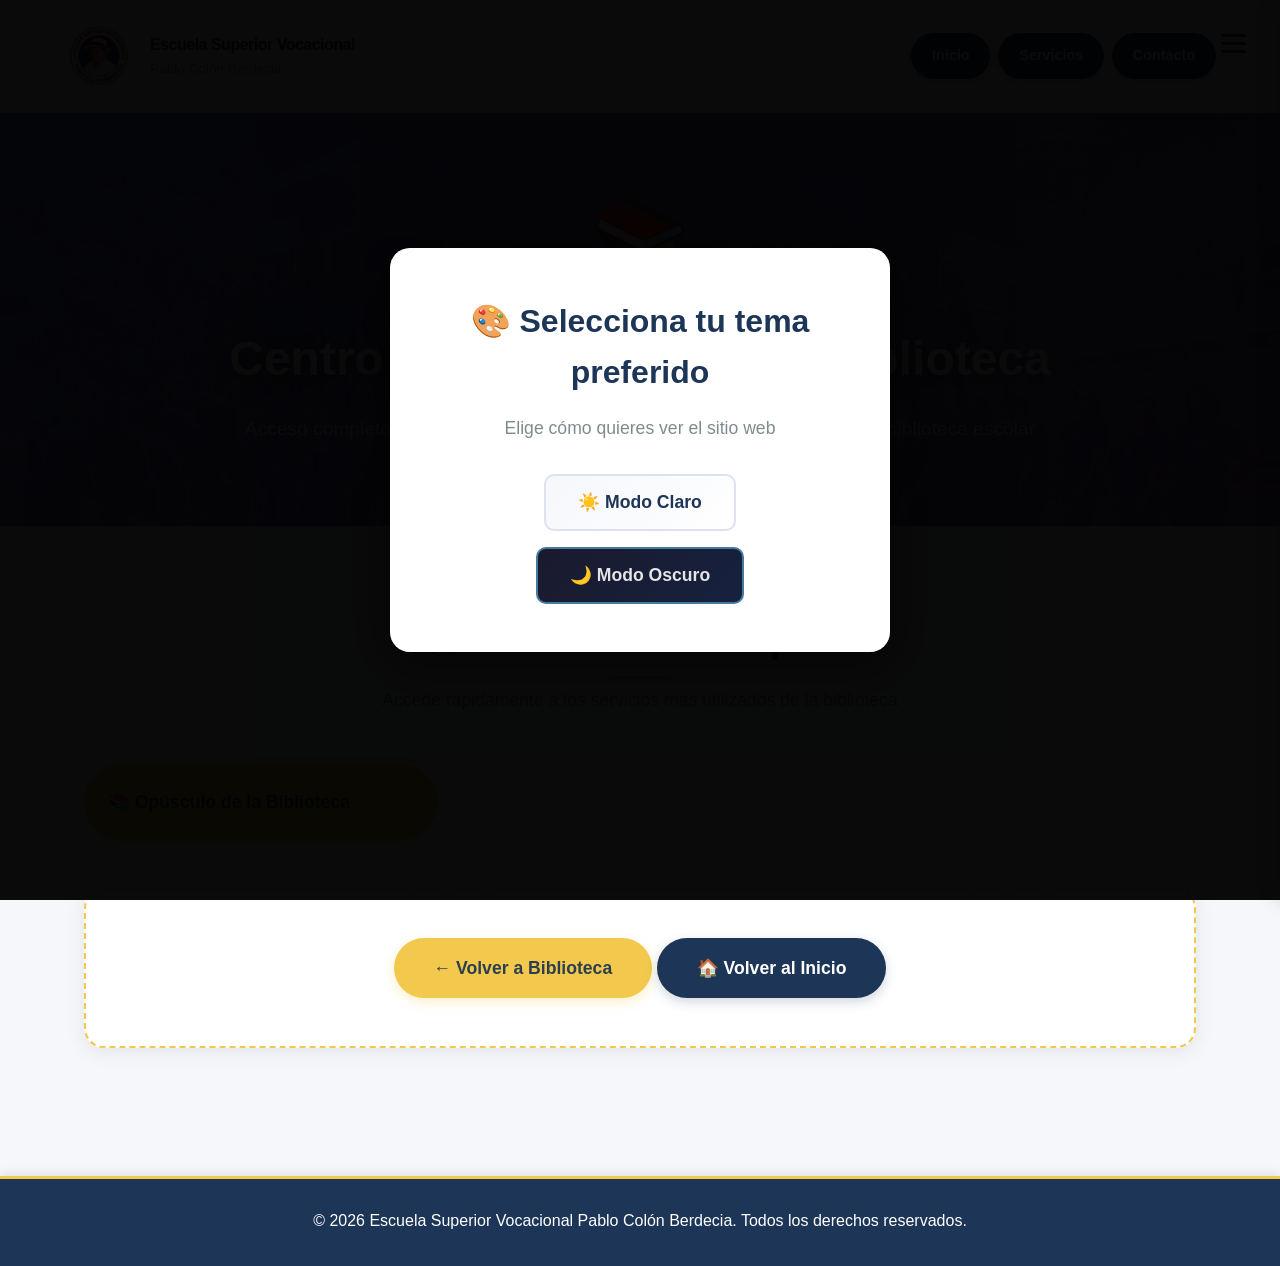
<file: bibliotecaCentroRecursos.html>
<!DOCTYPE html>
<html lang="es" id="htmlRoot">
<head>
  <meta charset="UTF-8">
  <meta name="viewport" content="width=device-width, initial-scale=1.0">
  <title>Centro de Recursos – Biblioteca Escolar</title>
  <link rel="stylesheet" href="styles.css">
  <script src="translations.js"></script>
</head>
<body>

  <!-- Popup de selección de tema -->
  <div id="themePopup" class="theme-popup">
    <div class="theme-popup-content">
      <h2 data-translate="🎨 Selecciona tu tema preferido">🎨 Selecciona tu tema preferido</h2>
      <p data-translate="Elige cómo quieres ver el sitio web">Elige cómo quieres ver el sitio web</p>
      <div class="theme-buttons">
        <button class="theme-btn theme-btn-light" id="btnLightMode" data-translate="☀️ Modo Claro">
          ☀️ Modo Claro
        </button>
        <button class="theme-btn theme-btn-dark" id="btnDarkMode" data-translate="🌙 Modo Oscuro">
          🌙 Modo Oscuro
        </button>
      </div>
    </div>
  </div>

  <script>
    // Script inline para modo claro/oscuro
    (function() {
      function hidePopup() {
        document.getElementById('themePopup').classList.add('hidden');
      }

      function setLightMode() {
        document.body.classList.remove('dark-mode');
        localStorage.setItem('theme', 'light');
        hidePopup();
      }

      function setDarkMode() {
        document.body.classList.add('dark-mode');
        localStorage.setItem('theme', 'dark');
        hidePopup();
      }

      function checkTheme() {
        const savedTheme = localStorage.getItem('theme');
        if (savedTheme === 'dark') {
          document.body.classList.add('dark-mode');
          hidePopup();
        } else if (savedTheme === 'light') {
          hidePopup();
        }
      }

      // Ejecutar inmediatamente
      checkTheme();

      document.addEventListener('DOMContentLoaded', function() {
        const btnLight = document.getElementById('btnLightMode');
        const btnDark = document.getElementById('btnDarkMode');

        if (btnLight) {
          btnLight.addEventListener('click', setLightMode);
        }
        if (btnDark) {
          btnDark.addEventListener('click', setDarkMode);
        }
      });
    })();
  </script>

  <header class="site-header">
    <div class="container header-inner">
      <div class="logo-area">
        <img src="LOGO6.png" alt="Logo Escuela" class="logo-image">
        <div class="logo-text">
          <span class="logo-title" data-translate="Escuela Superior Vocacional">Escuela Superior Vocacional</span>
          <span class="logo-subtitle">Pablo Colón Berdecia</span>
        </div>
      </div>

      <!-- Hamburger Menu Button -->
      <button class="hamburger-menu" id="hamburgerBtn" aria-label="Menu">
        <span></span>
        <span></span>
        <span></span>
      </button>

      <button class="menu-toggle" aria-label="Toggle menu">
        <span></span>
        <span></span>
        <span></span>
      </button>
      <nav class="main-nav">
        <ul>
          <li><a href="index.html#inicio" data-translate="Inicio">Inicio</a></li>
          <li><a href="index.html#servicios" data-translate="Servicios">Servicios</a></li>
          <li><a href="index.html#contacto" data-translate="Contacto">Contacto</a></li>
        </ul>
      </nav>
    </div>
  </header>

  <!-- Sidebar Menu -->
  <div class="sidebar-overlay" id="sidebarOverlay"></div>
  <div class="sidebar-menu" id="sidebarMenu">
    <div class="sidebar-header">
      <h3 data-translate="⚙️ Configuración">⚙️ Configuración</h3>
    </div>
    <div class="sidebar-content">
      <!-- Theme Toggle -->
      <div class="sidebar-option" id="themeToggle">
        <span data-translate="🎨 Cambiar Tema">🎨 Cambiar Tema</span>
      </div>
      <div class="theme-options" id="themeOptions">
        <div class="theme-option" id="selectLightTheme">
          <span data-translate="☀️ Modo Claro">☀️ Modo Claro</span>
        </div>
        <div class="theme-option" id="selectDarkTheme">
          <span data-translate="🌙 Modo Oscuro">🌙 Modo Oscuro</span>
        </div>
      </div>

      <!-- Language Toggle -->
      <div class="sidebar-option" id="languageToggle">
        <span data-translate="🌐 Cambiar Idioma">🌐 Cambiar Idioma</span>
      </div>
      <div class="language-options" id="languageOptions">
        <div class="language-option" id="selectSpanish">
          <span>🇵🇷 Español</span>
        </div>
        <div class="language-option" id="selectEnglish">
          <span>🇺🇸 English</span>
        </div>
      </div>
    </div>
  </div>

  <script>
    // Hamburger menu functionality
    (function() {
      const hamburgerBtn = document.getElementById('hamburgerBtn');
      const sidebarMenu = document.getElementById('sidebarMenu');
      const sidebarOverlay = document.getElementById('sidebarOverlay');
      const themeToggle = document.getElementById('themeToggle');
      const themeOptions = document.getElementById('themeOptions');
      const languageToggle = document.getElementById('languageToggle');
      const languageOptions = document.getElementById('languageOptions');
      const selectLightTheme = document.getElementById('selectLightTheme');
      const selectDarkTheme = document.getElementById('selectDarkTheme');
      const selectSpanish = document.getElementById('selectSpanish');
      const selectEnglish = document.getElementById('selectEnglish');

      function openSidebarMenu() {
        sidebarMenu.classList.add('active');
        sidebarOverlay.classList.add('active');
      }

      function closeSidebarMenu() {
        sidebarMenu.classList.remove('active');
        sidebarOverlay.classList.remove('active');
        themeOptions.classList.remove('active');
        languageOptions.classList.remove('active');
      }

      if (hamburgerBtn) {
        hamburgerBtn.addEventListener('click', openSidebarMenu);
      }

      if (sidebarOverlay) {
        sidebarOverlay.addEventListener('click', closeSidebarMenu);
      }

      // Theme toggle
      if (themeToggle) {
        themeToggle.addEventListener('click', function() {
          themeOptions.classList.toggle('active');
          languageOptions.classList.remove('active');
        });
      }

      // Language toggle
      if (languageToggle) {
        languageToggle.addEventListener('click', function() {
          languageOptions.classList.toggle('active');
          themeOptions.classList.remove('active');
        });
      }

      // Select Light Theme
      if (selectLightTheme) {
        selectLightTheme.addEventListener('click', function() {
          document.body.classList.remove('dark-mode');
          localStorage.setItem('theme', 'light');
          closeSidebarMenu();
        });
      }

      // Select Dark Theme
      if (selectDarkTheme) {
        selectDarkTheme.addEventListener('click', function() {
          document.body.classList.add('dark-mode');
          localStorage.setItem('theme', 'dark');
          closeSidebarMenu();
        });
      }

      // Seleccionar idioma español
      if (selectSpanish) {
        selectSpanish.addEventListener('click', function() {
          localStorage.setItem('language', 'es');
          const htmlRoot = document.getElementById('htmlRoot');
          if (htmlRoot) htmlRoot.setAttribute('lang', 'es');
          if (typeof translatePage === 'function') {
            translatePage('es');
          }
          closeSidebarMenu();
        });
      }

      // Seleccionar idioma inglés
      if (selectEnglish) {
        selectEnglish.addEventListener('click', function() {
          localStorage.setItem('language', 'en');
            const htmlRoot = document.getElementById('htmlRoot');
          if (htmlRoot) htmlRoot.setAttribute('lang', 'en');
          if (typeof translatePage === 'function') {
            translatePage('en');
          }
          closeSidebarMenu();
        });
      }
    })();
  </script>

  <!-- Popup de selección de tema -->
  <div id="themePopup" class="theme-popup">
    <div class="theme-popup-content">
      <h2 data-translate="🎨 Selecciona tu tema preferido">🎨 Selecciona tu tema preferido</h2>
      <p data-translate="Elige cómo quieres ver el sitio web">Elige cómo quieres ver el sitio web</p>
      <div class="theme-buttons">
        <button class="theme-btn theme-btn-light" id="btnLightMode" data-translate="☀️ Modo Claro">
          ☀️ Modo Claro
        </button>
        <button class="theme-btn theme-btn-dark" id="btnDarkMode" data-translate="🌙 Modo Oscuro">
          🌙 Modo Oscuro
        </button>
      </div>
    </div>
  </div>

  <script>
    // Script inline para modo claro/oscuro
    (function() {
      function hidePopup() {
        document.getElementById('themePopup').classList.add('hidden');
      }

      function setLightMode() {
        document.body.classList.remove('dark-mode');
        localStorage.setItem('theme', 'light');
        hidePopup();
      }

      function setDarkMode() {
        document.body.classList.add('dark-mode');
        localStorage.setItem('theme', 'dark');
        hidePopup();
      }

      function checkTheme() {
        const savedTheme = localStorage.getItem('theme');
        if (savedTheme === 'dark') {
          document.body.classList.add('dark-mode');
          hidePopup();
        } else if (savedTheme === 'light') {
          hidePopup();
        }
      }

      // Ejecutar inmediatamente
      checkTheme();

      // Agregar event listeners cuando el DOM esté listo
      document.addEventListener('DOMContentLoaded', function() {
        const btnLight = document.getElementById('btnLightMode');
        const btnDark = document.getElementById('btnDarkMode');

        if (btnLight) {
          btnLight.addEventListener('click', setLightMode);
        }
        if (btnDark) {
          btnDark.addEventListener('click', setDarkMode);
        }
      });
    })();
  </script>

  

  <!-- Hero -->
  <section class="hero" style="min-height: 350px; padding: 4rem 0;">
    <div class="container">
      <div class="section-header" style="margin-bottom: 0;">
        <div style="font-size: 5rem; margin-bottom: 1rem;">📚</div>
        <h1 style="color: #ffffff; font-size: 3rem; text-shadow: 0 2px 20px rgba(0,0,0,0.5);" data-translate="Centro de Recursos de la Biblioteca">Centro de Recursos de la Biblioteca</h1>
        <p style="color: rgba(255,255,255,0.95); font-size: 1.2rem; max-width: 800px; margin: 1rem auto;" data-translate="Acceso completo a todos los recursos, servicios y herramientas de nuestra biblioteca escolar">
          Acceso completo a todos los recursos, servicios y herramientas de nuestra biblioteca escolar
        </p>
      </div>
    </div>
  </section>

  <!-- Contenido principal -->
  <section class="section">
    <div class="container">
      <!-- Servicios Principales -->
      <div class="section-header">
        <h2 data-translate="📖 Servicios Principales">📖 Servicios Principales</h2>
        <p data-translate="Accede rápidamente a los servicios más utilizados de la biblioteca">Accede rápidamente a los servicios más utilizados de la biblioteca</p>
      </div>

      <div class="grid-3" style="margin-bottom: 3rem;">
        <a href="pdfs/Opusculo biblioteca.pdf" class="btn btn-primary" style="padding: 1.5rem; font-size: 1.1rem;" target="_blank" rel="noopener" data-translate="📚 Opúsculo de la Biblioteca">
          📚 Opúsculo de la Biblioteca
        </a>
      </div>

      <!-- Botón de regreso -->
      <div class="programs-cta">
        <a href="biblioteca.html" class="btn btn-primary" data-translate="← Volver a Biblioteca">
          ← Volver a Biblioteca
        </a>
        <a href="index.html" class="btn btn-secondary" data-translate="🏠 Volver al Inicio">
          🏠 Volver al Inicio
        </a>
      </div>
    </div>
  </section>

  <!-- Footer -->
  <footer class="site-footer">
    <p data-translate="">
      &copy; <script>document.write(new Date().getFullYear());</script> Escuela Superior Vocacional Pablo Colón Berdecia. Todos los derechos reservados.
    </p>
  </footer>

  <script src="script.js"></script>
</body>
</html>
</file>
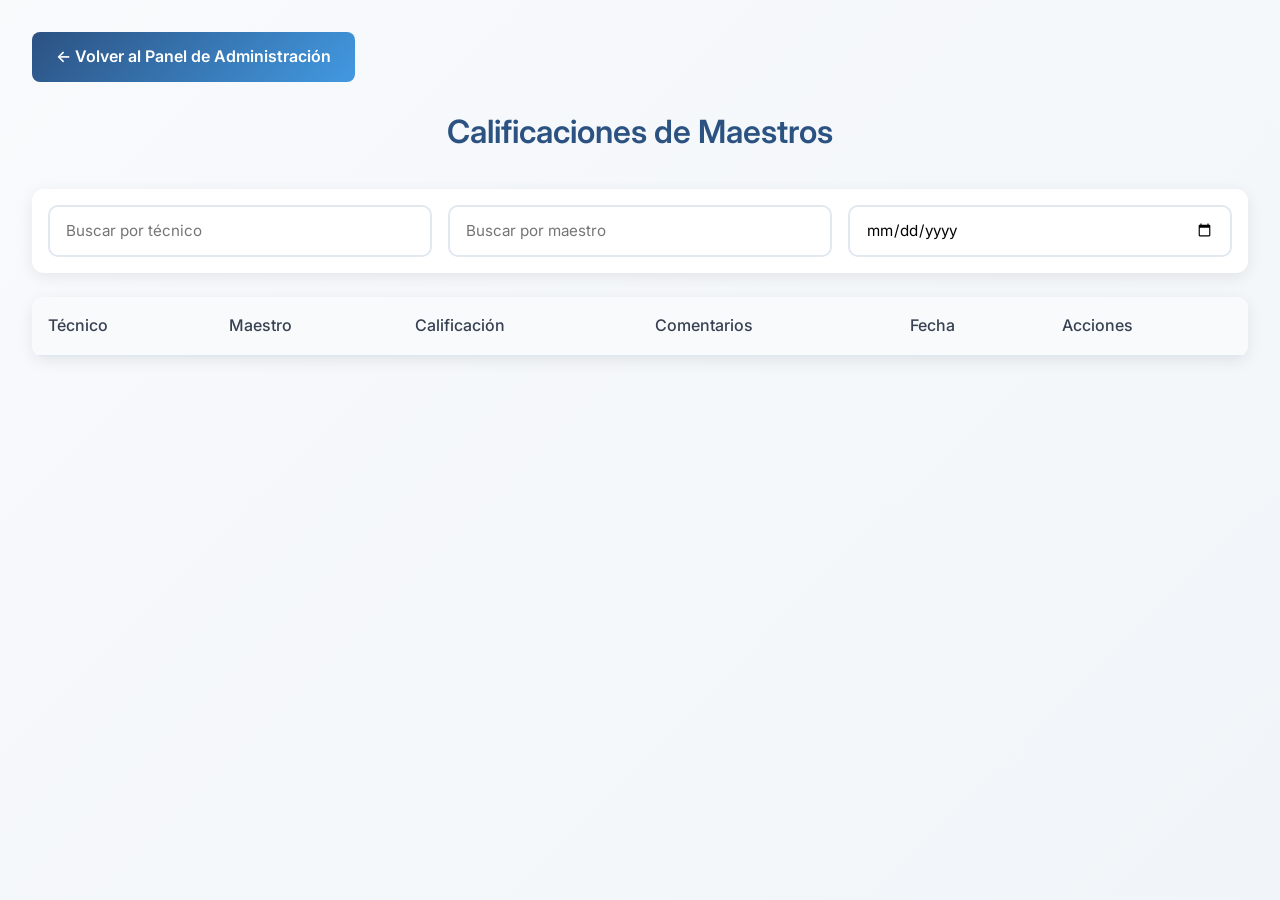
<file: calificaciones.html>
<!DOCTYPE html>
<html lang="es">
<head>
  <meta charset="UTF-8" />
  <meta name="viewport" content="width=device-width, initial-scale=1" />
  <title>Calificaciones de Maestros - Escuela Superior Vocacional Pablo Colon Berdecia</title>
  <link rel="preconnect" href="https://fonts.googleapis.com" />
  <link rel="preconnect" href="https://fonts.gstatic.com" crossorigin />
  <link href="https://fonts.googleapis.com/css2?family=Inter:wght@300;400;500;600;700&display=swap" rel="stylesheet" />
  <style>
    *{margin:0;padding:0;box-sizing:border-box}
    body{
      font-family:'Inter','Segoe UI',system-ui,sans-serif;
      background:linear-gradient(135deg,#f8fafc 0%,#f1f5f9 100%);
      min-height:100vh;color:#1e293b;line-height:1.6;padding:2rem
    }
    h1{text-align:center;color:#2c5282;margin-bottom:2rem;font-weight:600}
    .top-bar{display:flex;justify-content:space-between;gap:1rem;flex-wrap:wrap;margin-bottom:1.5rem}
    .back-btn{
      display:inline-block;background:linear-gradient(135deg,#2c5282 0%,#4299e1 100%);
      color:white;padding:.75rem 1.5rem;border-radius:8px;text-decoration:none;font-weight:600
    }
    .filters{
      display:grid;grid-template-columns:repeat(auto-fit,minmax(220px,1fr));gap:1rem;
      margin-bottom:1.5rem;background:white;padding:1rem;border-radius:12px;
      box-shadow:0 4px 15px rgba(0,0,0,.08)
    }
    .filters input{
      width:100%;padding:.85rem 1rem;border:2px solid #e2e8f0;border-radius:10px;
      font-size:.95rem;font-family:inherit
    }
    table{
      width:100%;border-collapse:collapse;background:white;border-radius:12px;overflow:hidden;
      box-shadow:0 4px 15px rgba(0,0,0,.08)
    }
    thead{background:#f8fafc}
    th,td{
      padding:1rem;text-align:left;font-weight:500;color:#374151;border-bottom:2px solid #e2e8f0;
      vertical-align:top
    }
    tbody tr:hover{background-color:#eef2ff}
    .star{color:#fbbf24;font-size:1.2rem;margin-right:.1rem}
    .no-ratings{text-align:center;margin-top:3rem;font-size:1.2rem;color:#6b7280}
    .comments{color:#4a5568;font-size:.9rem;margin-top:.25rem;font-style:italic}
    .date{color:#64748b;font-size:.85rem}
    .btn-details,.btn-delete{
      color:white;padding:.5rem 1rem;border:none;border-radius:6px;font-size:.9rem;font-weight:600;
      cursor:pointer;transition:all .3s ease;margin-right:.5rem
    }
    .btn-details{background:linear-gradient(135deg,#10b981 0%,#059669 100%)}
    .btn-delete{background:linear-gradient(135deg,#ef4444 0%,#dc2626 100%)}
    .modal{
      display:none;position:fixed;z-index:1000;inset:0;background-color:rgba(0,0,0,.5)
    }
    .modal-content{
      background-color:white;margin:5% auto;padding:2rem;border-radius:12px;width:90%;max-width:700px;
      max-height:80vh;overflow-y:auto;box-shadow:0 10px 30px rgba(0,0,0,.3)
    }
    .modal-header{
      display:flex;justify-content:space-between;align-items:center;margin-bottom:1.5rem;
      border-bottom:2px solid #e2e8f0;padding-bottom:1rem
    }
    .modal-title{color:#2c5282;font-size:1.5rem;font-weight:600;margin:0}
    .close{color:#6b7280;font-size:2rem;font-weight:bold;cursor:pointer}
    .detail-item{margin-bottom:1rem;display:flex;align-items:flex-start;gap:1rem}
    .detail-label{font-weight:600;color:#374151;min-width:180px}
    .detail-value{color:#6b7280;flex:1}
    .signature-img{max-width:100%;height:auto;border:1px solid #e2e8f0;border-radius:8px}
    @media (max-width:768px){
      body{padding:1rem}
      table{display:block;overflow-x:auto}
      .detail-item{flex-direction:column;gap:.35rem}
      .detail-label{min-width:auto}
    }
  </style>
</head>
<body>
  <div class="top-bar">
    <a href="dashboard.html" class="back-btn">← Volver al Panel de Administración</a>
  </div>

  <h1>Calificaciones de Maestros</h1>

  <div class="filters">
    <input type="text" id="filterTechnician" placeholder="Buscar por técnico">
    <input type="text" id="filterTeacher" placeholder="Buscar por maestro">
    <input type="date" id="filterDate">
  </div>

  <table>
    <thead>
      <tr>
        <th>Técnico</th>
        <th>Maestro</th>
        <th>Calificación</th>
        <th>Comentarios</th>
        <th>Fecha</th>
        <th>Acciones</th>
      </tr>
    </thead>
    <tbody id="ratingsTableBody"></tbody>
  </table>

  <div id="noRatingsMessage" class="no-ratings" style="display:none;">
    No hay calificaciones registradas aún.
  </div>

  <div class="modal" id="detailsModal">
    <div class="modal-content">
      <div class="modal-header">
        <h2 class="modal-title">Detalles de la Calificación</h2>
        <span class="close" id="closeModal">&times;</span>
      </div>
      <div class="modal-body" id="modalBody"></div>
    </div>
  </div>

  <script type="module">
    import { createClient } from "https://esm.sh/@supabase/supabase-js@2";

    const supabase = createClient(
      "https://alqdcxtzwximorkkyecp.supabase.co",
      "sb_publishable_V6kHfLnjsyODWSgJXJ9igg_gv1QPebb"
    );

    const tbody = document.getElementById('ratingsTableBody');
    const noRatingsMessage = document.getElementById('noRatingsMessage');
    const filterTechnician = document.getElementById('filterTechnician');
    const filterTeacher = document.getElementById('filterTeacher');
    const filterDate = document.getElementById('filterDate');

    let allRatings = [];

    function normalize(value) {
      return (value || '').toString().trim().toLowerCase();
    }

    function renderStars(rating) {
      let stars = '';
      for (let i = 1; i <= 5; i++) {
        stars += `<span class="star">${i <= rating ? '★' : '☆'}</span>`;
      }
      return stars;
    }

    function applyFilters() {
      const techValue = normalize(filterTechnician.value);
      const teacherValue = normalize(filterTeacher.value);
      const dateValue = filterDate.value;

      const filtered = allRatings.filter(item => {
        const techMatch = !techValue || normalize(item.technician).includes(techValue);
        const teacherMatch = !teacherValue || normalize(item.teacher).includes(teacherValue);
        const itemDate = item.date ? new Date(item.date).toISOString().slice(0, 10) : '';
        const dateMatch = !dateValue || itemDate === dateValue;
        return techMatch && teacherMatch && dateMatch;
      });

      renderTable(filtered);
    }

    function renderTable(ratings) {
      tbody.innerHTML = '';

      if (!ratings.length) {
        noRatingsMessage.style.display = 'block';
        return;
      }

      noRatingsMessage.style.display = 'none';

      ratings.forEach(rating => {
        const tr = document.createElement('tr');

        tr.innerHTML = `
          <td>${rating.technician || 'N/A'}</td>
          <td>${rating.teacher || 'N/A'}</td>
          <td>${renderStars(rating.rating || 0)}</td>
          <td>${rating.observations ? `<div class="comments">${rating.observations}</div>` : '-'}</td>
          <td class="date">${rating.date ? new Date(rating.date).toLocaleString() : ''}</td>
          <td>
            <button class="btn-details" data-id="${rating.id}">Ver Detalles</button>
            <button class="btn-delete" data-delete-id="${rating.id}">Eliminar</button>
          </td>
        `;

        tbody.appendChild(tr);
      });

      document.querySelectorAll('.btn-details').forEach(btn => {
        btn.addEventListener('click', () => {
          const id = Number(btn.dataset.id);
          const rating = allRatings.find(r => r.id === id);
          if (rating) showDetailsModal(rating);
        });
      });

      document.querySelectorAll('.btn-delete').forEach(btn => {
        btn.addEventListener('click', async () => {
          const id = Number(btn.dataset.deleteId);
          const confirmed = confirm('¿Seguro que deseas eliminar esta calificación?');
          if (!confirmed) return;

          const { error } = await supabase
            .from('calificaciones_servicio')
            .delete()
            .eq('id', id);

          if (error) {
            alert('No se pudo eliminar: ' + error.message);
            return;
          }

          await loadRatings();
        });
      });
    }

   function showDetailsModal(rating) {
  const modal = document.getElementById('detailsModal');
  const modalBody = document.getElementById('modalBody');

  modalBody.innerHTML = `
    <div class="detail-item">
      <div class="detail-label">Nombre del Técnico:</div>
      <div class="detail-value">${rating.technician || 'N/A'}</div>
    </div>

    <div class="detail-item">
      <div class="detail-label">Nombre del Maestro:</div>
      <div class="detail-value">${rating.teacher || 'N/A'}</div>
    </div>

    <div class="detail-item">
      <div class="detail-label">Tiempo / Fecha:</div>
      <div class="detail-value">${rating.time || 'N/A'}</div>
    </div>

    <div class="detail-item">
      <div class="detail-label">Servicio Realizado:</div>
      <div class="detail-value">${rating.service || 'N/A'}</div>
    </div>

    <div class="detail-item">
      <div class="detail-label">Solución Implementada:</div>
      <div class="detail-value">${rating.solution || 'N/A'}</div>
    </div>

    <div class="detail-item">
      <div class="detail-label">Observaciones:</div>
      <div class="detail-value">${rating.observations || '-'}</div>
    </div>

    <div class="detail-item">
      <div class="detail-label">Estado del Servicio:</div>
      <div class="detail-value">${rating.service_status || 'N/A'}</div>
    </div>

    <div class="detail-item">
      <div class="detail-label">Fecha del Servicio:</div>
      <div class="detail-value">${rating.service_date || 'N/A'}</div>
    </div>

    <div class="detail-item">
      <div class="detail-label">Firma del Técnico:</div>
      <div class="detail-value">
        ${rating.technician_signature
          ? `<img src="${rating.technician_signature}" alt="Firma del Técnico" class="signature-img" />`
          : 'No disponible'}
      </div>
    </div>

    <div class="detail-item">
      <div class="detail-label">Firma del Maestro:</div>
      <div class="detail-value">
        ${rating.signature
          ? `<img src="${rating.signature}" alt="Firma del Maestro" class="signature-img" />`
          : 'No disponible'}
      </div>
    </div>

    <div class="detail-item">
      <div class="detail-label">Calificación:</div>
      <div class="detail-value">${'★'.repeat(rating.rating || 0) + '☆'.repeat(5 - (rating.rating || 0))}</div>
    </div>

    <div class="detail-item">
      <div class="detail-label">Fecha de Registro:</div>
      <div class="detail-value">${rating.date ? new Date(rating.date).toLocaleString() : ''}</div>
    </div>
  `;

  modal.style.display = 'block';
}

    async function loadRatings() {
      const { data, error } = await supabase
        .from('calificaciones_servicio')
        .select('*')
        .order('date', { ascending: false });

      if (error) {
        console.error(error);
        noRatingsMessage.style.display = 'block';
        noRatingsMessage.textContent = 'Error al cargar las calificaciones.';
        return;
      }

      allRatings = data || [];
      applyFilters();
    }

    document.getElementById('closeModal').onclick = () => {
      document.getElementById('detailsModal').style.display = 'none';
    };

    window.onclick = (event) => {
      const modal = document.getElementById('detailsModal');
      if (event.target === modal) {
        modal.style.display = 'none';
      }
    };

    filterTechnician.addEventListener('input', applyFilters);
    filterTeacher.addEventListener('input', applyFilters);
    filterDate.addEventListener('change', applyFilters);

    document.addEventListener('DOMContentLoaded', async () => {
      await loadRatings();

      supabase
        .channel('calificaciones-realtime')
        .on(
          'postgres_changes',
          { event: '*', schema: 'public', table: 'calificaciones_servicio' },
          async () => {
            await loadRatings();
          }
        )
        .subscribe();
    });
  </script>
</body>
</html>
</file>
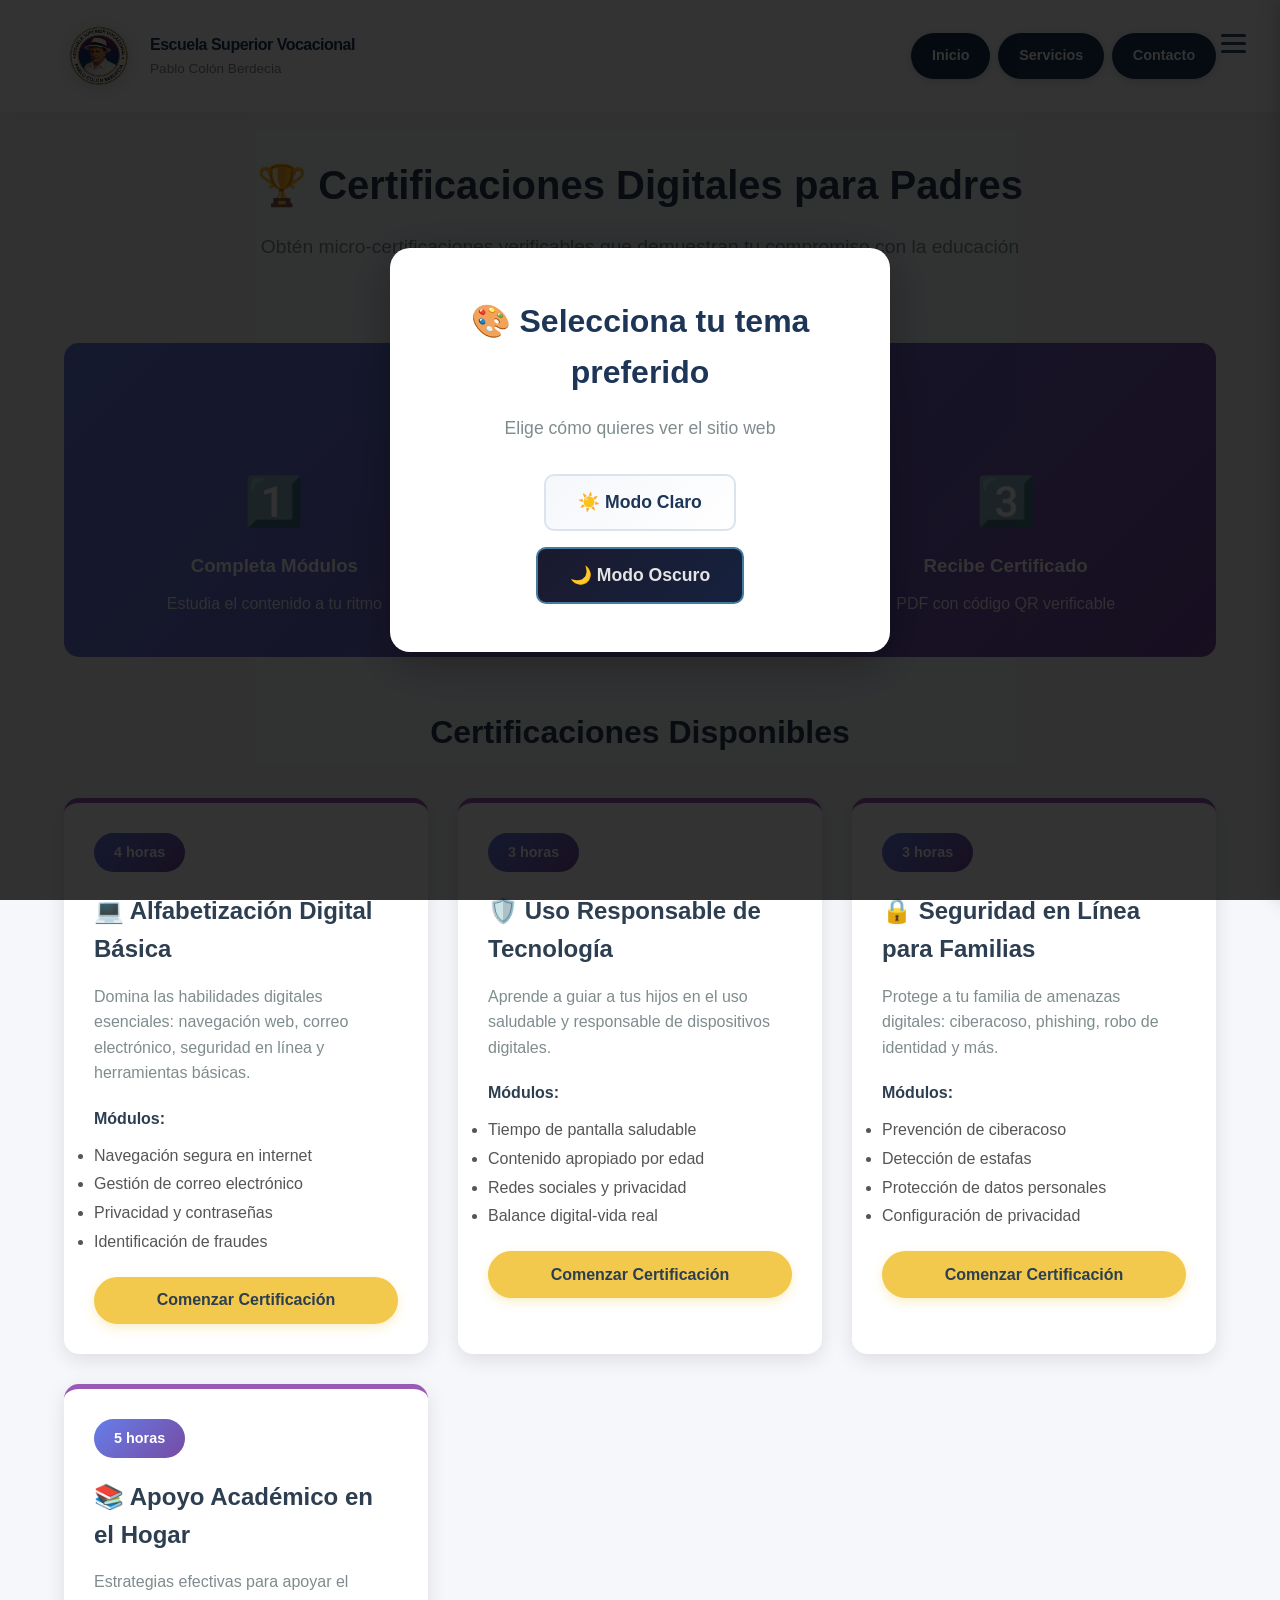
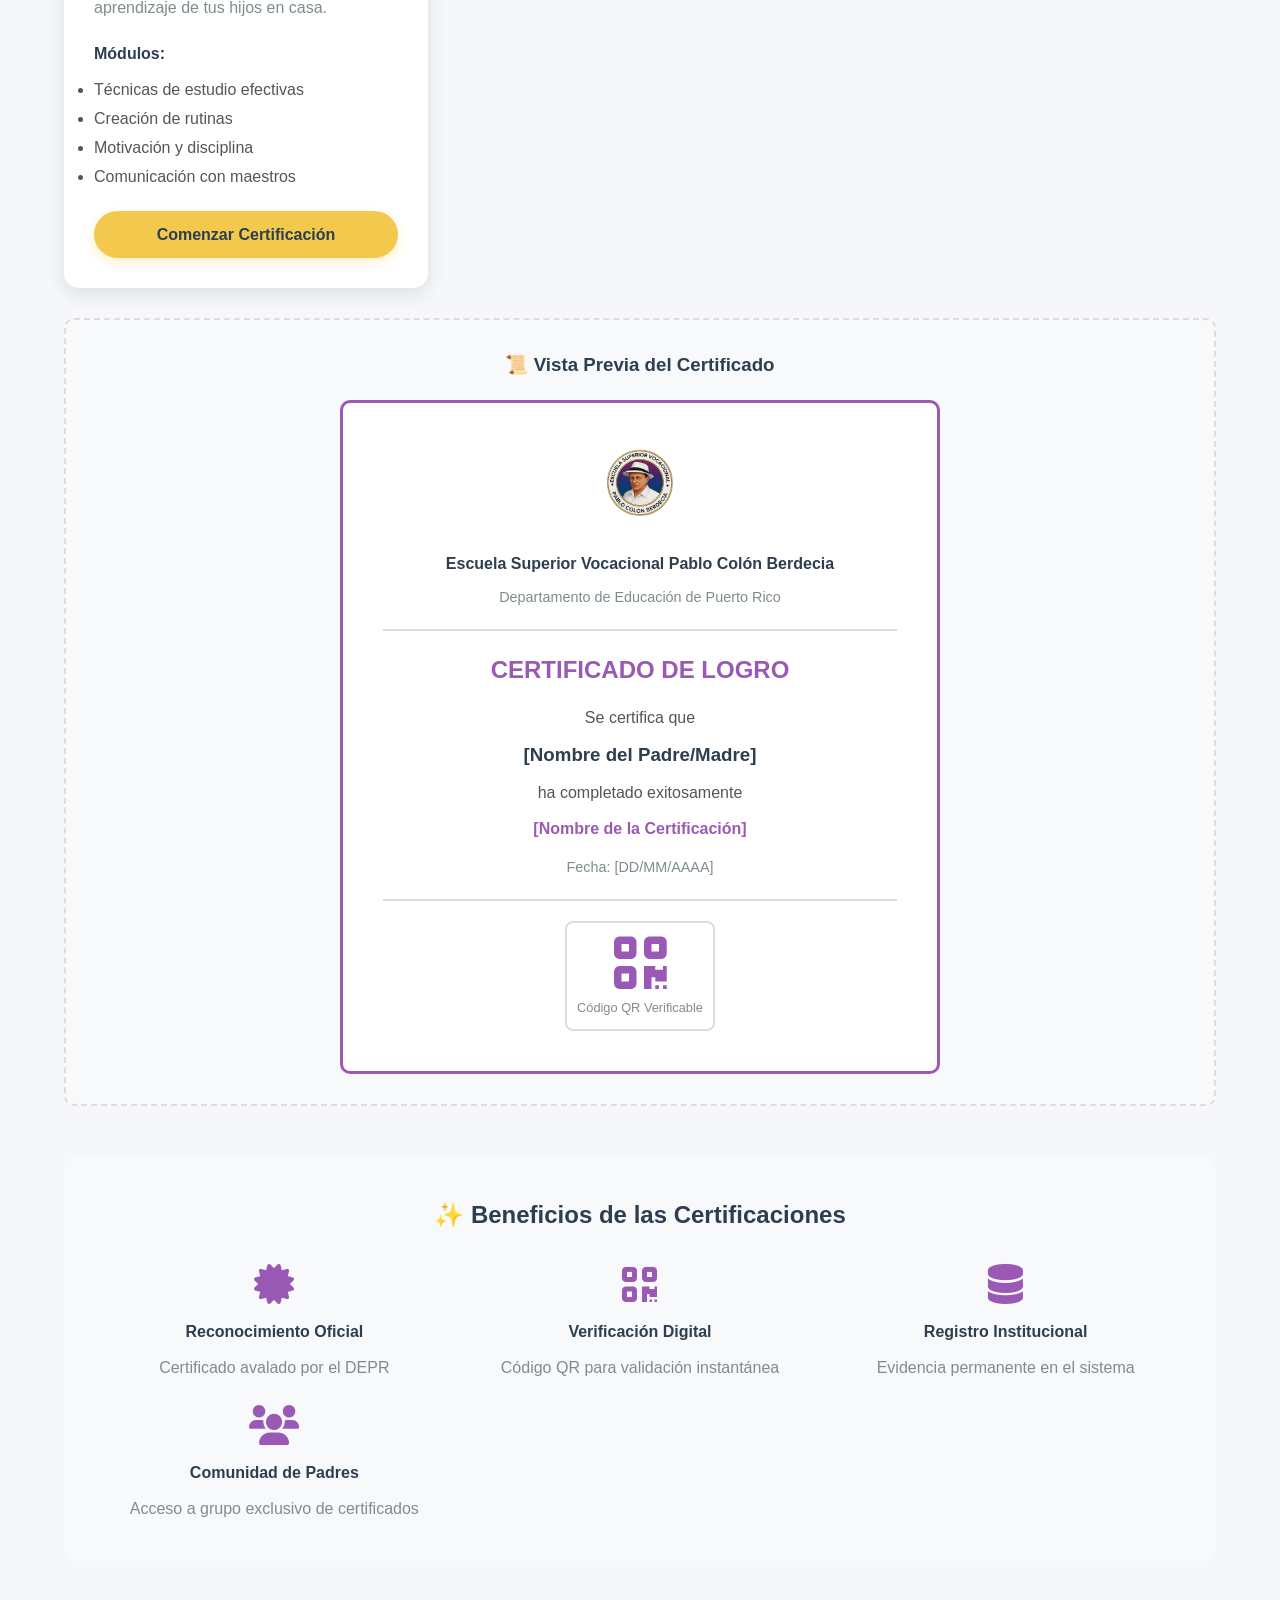
<file: certificaciones-padres.html>
<!DOCTYPE html>
<html lang="es">

<head>
    <meta charset="UTF-8">
    <meta name="viewport" content="width=device-width, initial-scale=1.0">
    <title>Certificaciones Digitales - PCB</title>
    <link rel="stylesheet" href="styles.css">
    <link rel="stylesheet" href="dark-mode-fix-v2.css?v=2">
    <link rel="stylesheet" href="https://cdnjs.cloudflare.com/ajax/libs/font-awesome/6.0.0/css/all.min.css">
    <style>
        /* Fix dark mode */
        body.dark-mode .cert-card,
        body.dark-mode .card {
            background: rgba(17, 24, 39, 0.95) !important;
            border: 1px solid rgba(56, 189, 248, 0.2) !important;
            box-shadow: 0 4px 20px rgba(0, 0, 0, 0.5) !important;
            color: #E5E7EB !important;
        }

        body.dark-mode h1,
        body.dark-mode h2,
        body.dark-mode h3 {
            color: #38BDF8 !important;
        }

        body.dark-mode p {
            color: #9CA3AF !important;
        }

        body.dark-mode .cert-badge {
            background: rgba(56, 189, 248, 0.2) !important;
            color: #38BDF8 !important;
        }
    </style>
    <style>
        .cert-grid {
            display: grid;
            grid-template-columns: repeat(auto-fit, minmax(350px, 1fr));
            gap: 30px;
            margin-top: 40px;
        }

        .cert-card {
            background: white;
            border-radius: 15px;
            padding: 30px;
            box-shadow: 0 6px 20px rgba(0, 0, 0, 0.1);
            border-top: 5px solid #9b59b6;
            transition: transform 0.3s;
        }

        .cert-card:hover {
            transform: translateY(-8px);
        }

        .cert-badge {
            display: inline-block;
            background: linear-gradient(135deg, #667eea 0%, #764ba2 100%);
            color: white;
            padding: 8px 20px;
            border-radius: 25px;
            font-size: 0.9rem;
            font-weight: 600;
            margin-bottom: 20px;
        }

        .cert-preview {
            background: #f8f9fa;
            border: 2px dashed #ddd;
            border-radius: 10px;
            padding: 30px;
            text-align: center;
            margin: 30px 0;
        }
    </style>
</head>

<body>

    <!-- Popup de selección de tema -->
    <div id="themePopup" class="theme-popup">
        <div class="theme-popup-content">
            <h2>🎨 Selecciona tu tema preferido</h2>
            <p>Elige cómo quieres ver el sitio web</p>
            <div class="theme-buttons">
                <button class="theme-btn theme-btn-light" id="btnLightMode">☀️ Modo Claro</button>
                <button class="theme-btn theme-btn-dark" id="btnDarkMode">🌙 Modo Oscuro</button>
            </div>
        </div>
    </div>

    <script>
        (function () {
            function hidePopup() { document.getElementById('themePopup').classList.add('hidden'); }
            function setLightMode() { document.body.classList.remove('dark-mode'); localStorage.setItem('theme', 'light'); hidePopup(); }
            function setDarkMode() { document.body.classList.add('dark-mode'); localStorage.setItem('theme', 'dark'); hidePopup(); }
            function checkTheme() {
                const savedTheme = localStorage.getItem('theme');
                if (savedTheme === 'dark') { document.body.classList.add('dark-mode'); hidePopup(); }
                else if (savedTheme === 'light') { hidePopup(); }
            }
            checkTheme();
            document.addEventListener('DOMContentLoaded', function () {
                const btnLight = document.getElementById('btnLightMode');
                const btnDark = document.getElementById('btnDarkMode');
                if (btnLight) btnLight.addEventListener('click', setLightMode);
                if (btnDark) btnDark.addEventListener('click', setDarkMode);
            });
        })();
    </script>

    <header class="site-header">
        <div class="container header-inner">
            <div class="logo-area">
                <img src="LOGO6.png" alt="Logo Escuela" class="logo-image">
                <div class="logo-text">
                    <span class="logo-title">Escuela Superior Vocacional</span>
                    <span class="logo-subtitle">Pablo Colón Berdecia</span>
                </div>
            </div>
            <button class="hamburger-menu" id="hamburgerBtn" aria-label="Menu">
                <span></span><span></span><span></span>
            </button>
            <button class="menu-toggle" aria-label="Toggle menu">
                <span></span><span></span><span></span>
            </button>
            <nav class="main-nav">
                <ul>
                    <li><a href="index.html#inicio">Inicio</a></li>
                    <li><a href="index.html#servicios">Servicios</a></li>
                    <li><a href="index.html#contacto">Contacto</a></li>
                </ul>
            </nav>
        </div>
    </header>

    <!-- Sidebar Menu -->
    <div class="sidebar-overlay" id="sidebarOverlay"></div>
    <div class="sidebar-menu" id="sidebarMenu">
        <div class="sidebar-header">
            <h3>⚙️ Configuración</h3>
        </div>
        <div class="sidebar-content">
            <div class="sidebar-option" id="themeToggle"><span>🎨 Cambiar Tema</span></div>
            <div class="theme-options" id="themeOptions">
                <div class="theme-option" id="selectLightTheme"><span>☀️ Modo Claro</span></div>
                <div class="theme-option" id="selectDarkTheme"><span>🌙 Modo Oscuro</span></div>
            </div>
            <div class="sidebar-option" id="languageToggle"><span>🌐 Cambiar Idioma</span></div>
            <div class="language-options" id="languageOptions">
                <div class="language-option" id="selectSpanish"><span>🇵🇷 Español</span></div>
                <div class="language-option" id="selectEnglish"><span>🇺🇸 English</span></div>
            </div>
        </div>
    </div>

    <script>
        (function () {
            const hamburgerBtn = document.getElementById('hamburgerBtn');
            const sidebarMenu = document.getElementById('sidebarMenu');
            const sidebarOverlay = document.getElementById('sidebarOverlay');
            const themeToggle = document.getElementById('themeToggle');
            const themeOptions = document.getElementById('themeOptions');
            const languageToggle = document.getElementById('languageToggle');
            const languageOptions = document.getElementById('languageOptions');
            const selectLightTheme = document.getElementById('selectLightTheme');
            const selectDarkTheme = document.getElementById('selectDarkTheme');

            function openSidebarMenu() { sidebarMenu.classList.add('active'); sidebarOverlay.classList.add('active'); }
            function closeSidebarMenu() { sidebarMenu.classList.remove('active'); sidebarOverlay.classList.remove('active'); themeOptions.classList.remove('active'); languageOptions.classList.remove('active'); }

            if (hamburgerBtn) hamburgerBtn.addEventListener('click', openSidebarMenu);
            if (sidebarOverlay) sidebarOverlay.addEventListener('click', closeSidebarMenu);
            if (themeToggle) themeToggle.addEventListener('click', function () { themeOptions.classList.toggle('active'); languageOptions.classList.remove('active'); });
            if (languageToggle) languageToggle.addEventListener('click', function () { languageOptions.classList.toggle('active'); themeOptions.classList.remove('active'); });
            if (selectLightTheme) selectLightTheme.addEventListener('click', function () { document.body.classList.remove('dark-mode'); localStorage.setItem('theme', 'light'); closeSidebarMenu(); });
            if (selectDarkTheme) selectDarkTheme.addEventListener('click', function () { document.body.classList.add('dark-mode'); localStorage.setItem('theme', 'dark'); closeSidebarMenu(); });
        })();
    </script>

    <div class="container" style="padding: 40px 0;">
        <div style="text-align: center; margin-bottom: 50px;">
            <h1 style="font-size: 2.5rem; color: #2c3e50; margin-bottom: 15px;">🏆 Certificaciones Digitales para Padres
            </h1>
            <p style="font-size: 1.2rem; color: #7f8c8d; max-width: 800px; margin: 0 auto;">
                Obtén micro-certificaciones verificables que demuestran tu compromiso con la educación digital y el
                apoyo académico.
            </p>
        </div>

        <!-- Cómo Funciona -->
        <div
            style="background: linear-gradient(135deg, #667eea 0%, #764ba2 100%); color: white; padding: 40px; border-radius: 15px; margin-bottom: 50px;">
            <h2 style="text-align: center; margin-bottom: 30px; font-size: 2rem;">📋 ¿Cómo Funciona?</h2>
            <div
                style="display: grid; grid-template-columns: repeat(auto-fit, minmax(200px, 1fr)); gap: 25px; text-align: center;">
                <div>
                    <div style="font-size: 3rem; margin-bottom: 10px;">1️⃣</div>
                    <h3 style="margin-bottom: 10px;">Completa Módulos</h3>
                    <p style="opacity: 0.9;">Estudia el contenido a tu ritmo</p>
                </div>
                <div>
                    <div style="font-size: 3rem; margin-bottom: 10px;">2️⃣</div>
                    <h3 style="margin-bottom: 10px;">Evaluación Corta</h3>
                    <p style="opacity: 0.9;">Demuestra lo aprendido</p>
                </div>
                <div>
                    <div style="font-size: 3rem; margin-bottom: 10px;">3️⃣</div>
                    <h3 style="margin-bottom: 10px;">Recibe Certificado</h3>
                    <p style="opacity: 0.9;">PDF con código QR verificable</p>
                </div>
            </div>
        </div>

        <!-- Certificaciones Disponibles -->
        <h2 style="text-align: center; color: #2c3e50; margin-bottom: 40px; font-size: 2rem;">Certificaciones
            Disponibles</h2>

        <div class="cert-grid">
            <!-- Certificación 1 -->
            <div class="cert-card">
                <span class="cert-badge">4 horas</span>
                <h3 style="color: #2c3e50; margin-bottom: 15px; font-size: 1.5rem;">💻 Alfabetización Digital Básica
                </h3>
                <p style="color: #7f8c8d; margin-bottom: 20px; line-height: 1.6;">
                    Domina las habilidades digitales esenciales: navegación web, correo electrónico, seguridad en línea
                    y herramientas básicas.
                </p>
                <div style="margin-bottom: 20px;">
                    <h4 style="color: #2c3e50; margin-bottom: 10px;">Módulos:</h4>
                    <ul style="color: #555; line-height: 1.8;">
                        <li>Navegación segura en internet</li>
                        <li>Gestión de correo electrónico</li>
                        <li>Privacidad y contraseñas</li>
                        <li>Identificación de fraudes</li>
                    </ul>
                </div>
                <button class="btn btn-primary" style="width: 100%;"
                    onclick="iniciarCertificacion('alfabetizacion')">Comenzar Certificación</button>
            </div>

            <!-- Certificación 2 -->
            <div class="cert-card">
                <span class="cert-badge">3 horas</span>
                <h3 style="color: #2c3e50; margin-bottom: 15px; font-size: 1.5rem;">🛡️ Uso Responsable de Tecnología
                </h3>
                <p style="color: #7f8c8d; margin-bottom: 20px; line-height: 1.6;">
                    Aprende a guiar a tus hijos en el uso saludable y responsable de dispositivos digitales.
                </p>
                <div style="margin-bottom: 20px;">
                    <h4 style="color: #2c3e50; margin-bottom: 10px;">Módulos:</h4>
                    <ul style="color: #555; line-height: 1.8;">
                        <li>Tiempo de pantalla saludable</li>
                        <li>Contenido apropiado por edad</li>
                        <li>Redes sociales y privacidad</li>
                        <li>Balance digital-vida real</li>
                    </ul>
                </div>
                <button class="btn btn-primary" style="width: 100%;"
                    onclick="iniciarCertificacion('uso-responsable')">Comenzar Certificación</button>
            </div>

            <!-- Certificación 3 -->
            <div class="cert-card">
                <span class="cert-badge">3 horas</span>
                <h3 style="color: #2c3e50; margin-bottom: 15px; font-size: 1.5rem;">🔒 Seguridad en Línea para Familias
                </h3>
                <p style="color: #7f8c8d; margin-bottom: 20px; line-height: 1.6;">
                    Protege a tu familia de amenazas digitales: ciberacoso, phishing, robo de identidad y más.
                </p>
                <div style="margin-bottom: 20px;">
                    <h4 style="color: #2c3e50; margin-bottom: 10px;">Módulos:</h4>
                    <ul style="color: #555; line-height: 1.8;">
                        <li>Prevención de ciberacoso</li>
                        <li>Detección de estafas</li>
                        <li>Protección de datos personales</li>
                        <li>Configuración de privacidad</li>
                    </ul>
                </div>
                <button class="btn btn-primary" style="width: 100%;"
                    onclick="iniciarCertificacion('seguridad')">Comenzar Certificación</button>
            </div>

            <!-- Certificación 4 -->
            <div class="cert-card">
                <span class="cert-badge">5 horas</span>
                <h3 style="color: #2c3e50; margin-bottom: 15px; font-size: 1.5rem;">📚 Apoyo Académico en el Hogar</h3>
                <p style="color: #7f8c8d; margin-bottom: 20px; line-height: 1.6;">
                    Estrategias efectivas para apoyar el aprendizaje de tus hijos en casa.
                </p>
                <div style="margin-bottom: 20px;">
                    <h4 style="color: #2c3e50; margin-bottom: 10px;">Módulos:</h4>
                    <ul style="color: #555; line-height: 1.8;">
                        <li>Técnicas de estudio efectivas</li>
                        <li>Creación de rutinas</li>
                        <li>Motivación y disciplina</li>
                        <li>Comunicación con maestros</li>
                    </ul>
                </div>
                <button class="btn btn-primary" style="width: 100%;"
                    onclick="window.location.href='https://pll.harvard.edu/course/introduction-family-engagement-education'">Comenzar Certificación</button>
            </div>
        </div>

        <!-- Vista Previa del Certificado -->
        <div class="cert-preview">
            <h3 style="color: #2c3e50; margin-bottom: 20px;">📜 Vista Previa del Certificado</h3>
            <div
                style="border: 3px solid #9b59b6; padding: 40px; background: white; max-width: 600px; margin: 0 auto; border-radius: 10px;">
                <div style="text-align: center; margin-bottom: 20px;">
                    <img src="LOGO6.png" alt="Logo PCB" style="width: 80px; margin-bottom: 10px;">
                    <h4 style="color: #2c3e50; margin: 10px 0;">Escuela Superior Vocacional Pablo Colón Berdecia</h4>
                    <p style="color: #7f8c8d; font-size: 0.9rem;">Departamento de Educación de Puerto Rico</p>
                </div>
                <div style="border-top: 2px solid #ddd; border-bottom: 2px solid #ddd; padding: 20px; margin: 20px 0;">
                    <h2 style="color: #9b59b6; text-align: center; margin-bottom: 15px;">CERTIFICADO DE LOGRO</h2>
                    <p style="text-align: center; color: #555; margin-bottom: 10px;">Se certifica que</p>
                    <h3 style="text-align: center; color: #2c3e50; margin-bottom: 10px;">[Nombre del Padre/Madre]</h3>
                    <p style="text-align: center; color: #555; margin-bottom: 10px;">ha completado exitosamente</p>
                    <h4 style="text-align: center; color: #9b59b6; margin-bottom: 15px;">[Nombre de la Certificación]
                    </h4>
                    <p style="text-align: center; color: #7f8c8d; font-size: 0.9rem;">Fecha: [DD/MM/AAAA]</p>
                </div>
                <div style="text-align: center;">
                    <div style="display: inline-block; border: 2px solid #ddd; padding: 10px; border-radius: 8px;">
                        <i class="fas fa-qrcode" style="font-size: 60px; color: #9b59b6;"></i>
                        <p style="font-size: 0.8rem; color: #7f8c8d; margin-top: 5px;">Código QR Verificable</p>
                    </div>
                </div>
            </div>
        </div>

        <!-- Beneficios -->
        <div style="background: #f8f9fa; padding: 40px; border-radius: 15px; margin-top: 50px;">
            <h2 style="text-align: center; color: #2c3e50; margin-bottom: 30px;">✨ Beneficios de las Certificaciones
            </h2>
            <div style="display: grid; grid-template-columns: repeat(auto-fit, minmax(250px, 1fr)); gap: 25px;">
                <div style="text-align: center;">
                    <i class="fas fa-certificate" style="font-size: 2.5rem; color: #9b59b6; margin-bottom: 15px;"></i>
                    <h4 style="color: #2c3e50; margin-bottom: 10px;">Reconocimiento Oficial</h4>
                    <p style="color: #7f8c8d;">Certificado avalado por el DEPR</p>
                </div>
                <div style="text-align: center;">
                    <i class="fas fa-qrcode" style="font-size: 2.5rem; color: #9b59b6; margin-bottom: 15px;"></i>
                    <h4 style="color: #2c3e50; margin-bottom: 10px;">Verificación Digital</h4>
                    <p style="color: #7f8c8d;">Código QR para validación instantánea</p>
                </div>
                <div style="text-align: center;">
                    <i class="fas fa-database" style="font-size: 2.5rem; color: #9b59b6; margin-bottom: 15px;"></i>
                    <h4 style="color: #2c3e50; margin-bottom: 10px;">Registro Institucional</h4>
                    <p style="color: #7f8c8d;">Evidencia permanente en el sistema</p>
                </div>
                <div style="text-align: center;">
                    <i class="fas fa-users" style="font-size: 2.5rem; color: #9b59b6; margin-bottom: 15px;"></i>
                    <h4 style="color: #2c3e50; margin-bottom: 10px;">Comunidad de Padres</h4>
                    <p style="color: #7f8c8d;">Acceso a grupo exclusivo de certificados</p>
                </div>
            </div>
        </div>

    </div>

    <script>
        function iniciarCertificacion(tipo) {
            alert(`🎓 Iniciando Certificación\n\nSerás redirigido a la plataforma de aprendizaje.\n\nRecuerda:\n• Completa todos los módulos\n• Aprueba la evaluación final (70% mínimo)\n• Descarga tu certificado digital`);
            // Aquí se integraría con la plataforma de e-learning
        }
    </script>

    <script src="js/services-manager.js"></script>
</body>

</html>
</file>
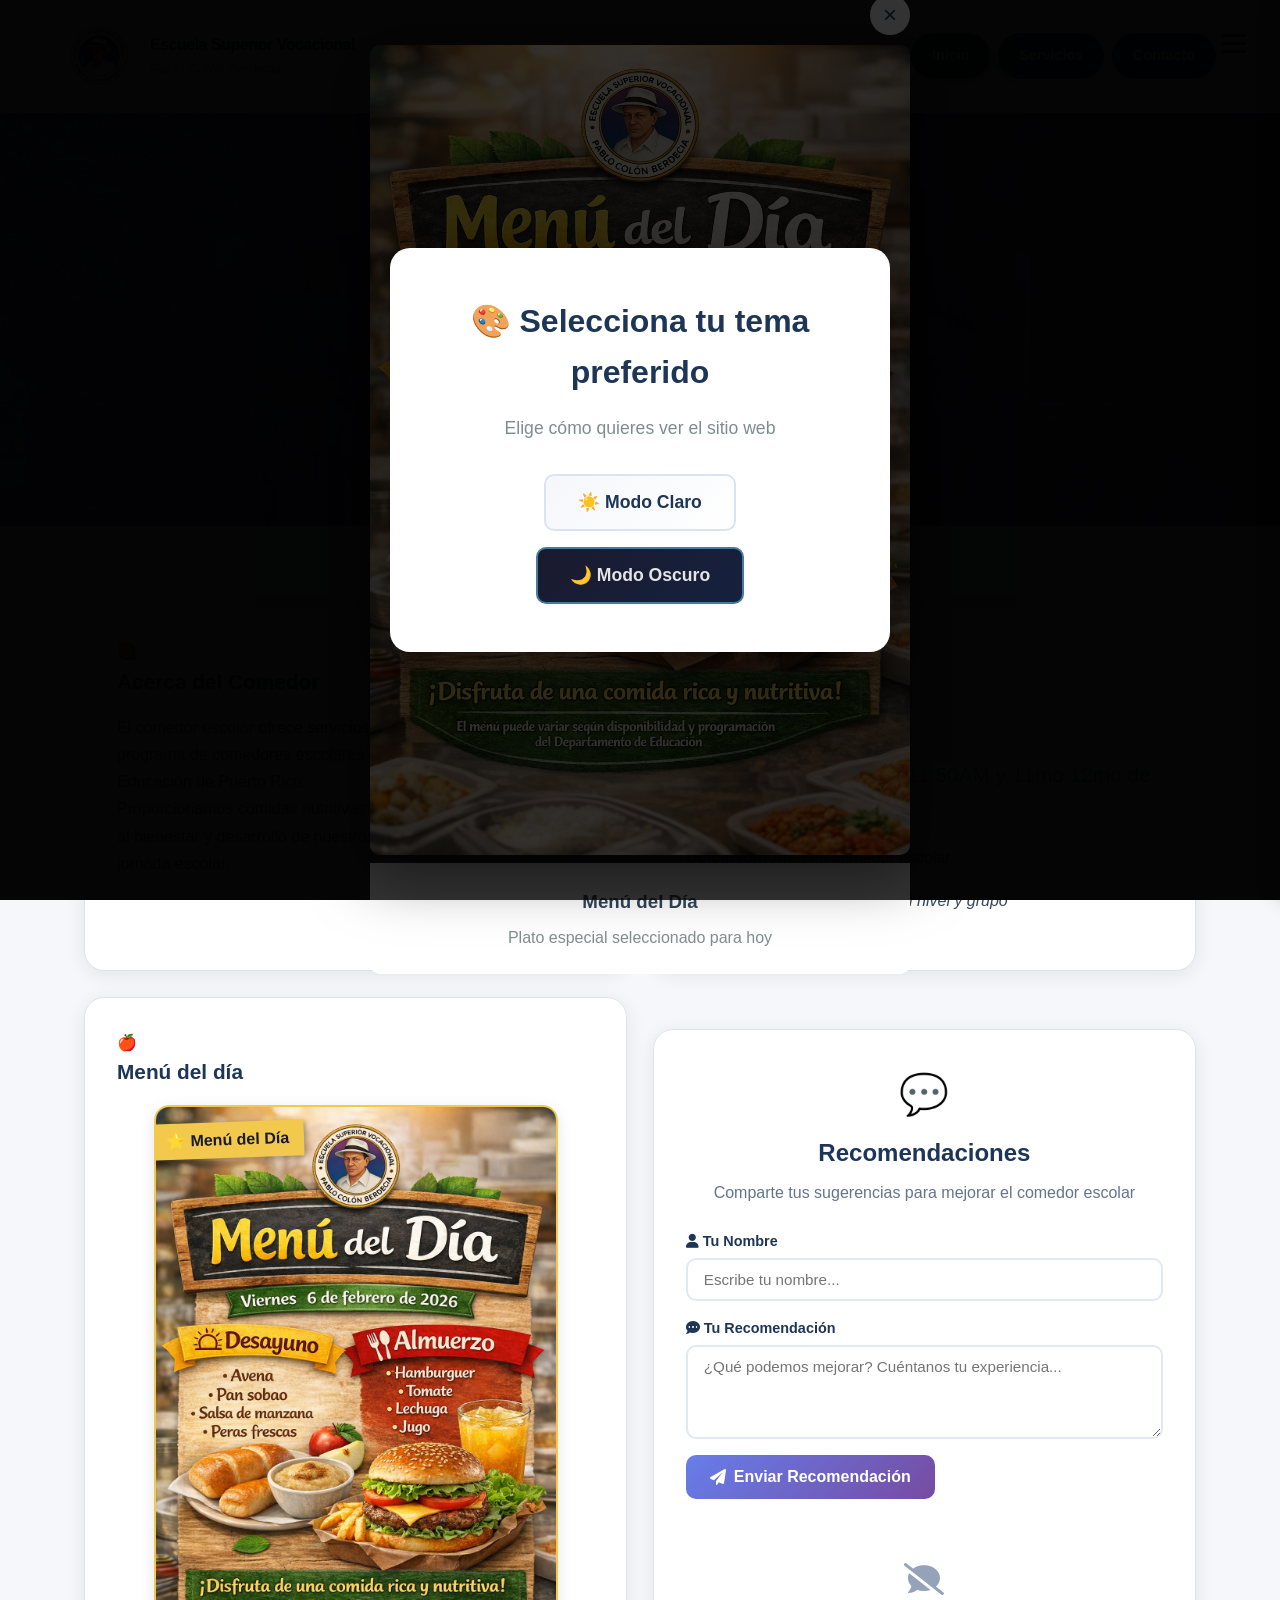
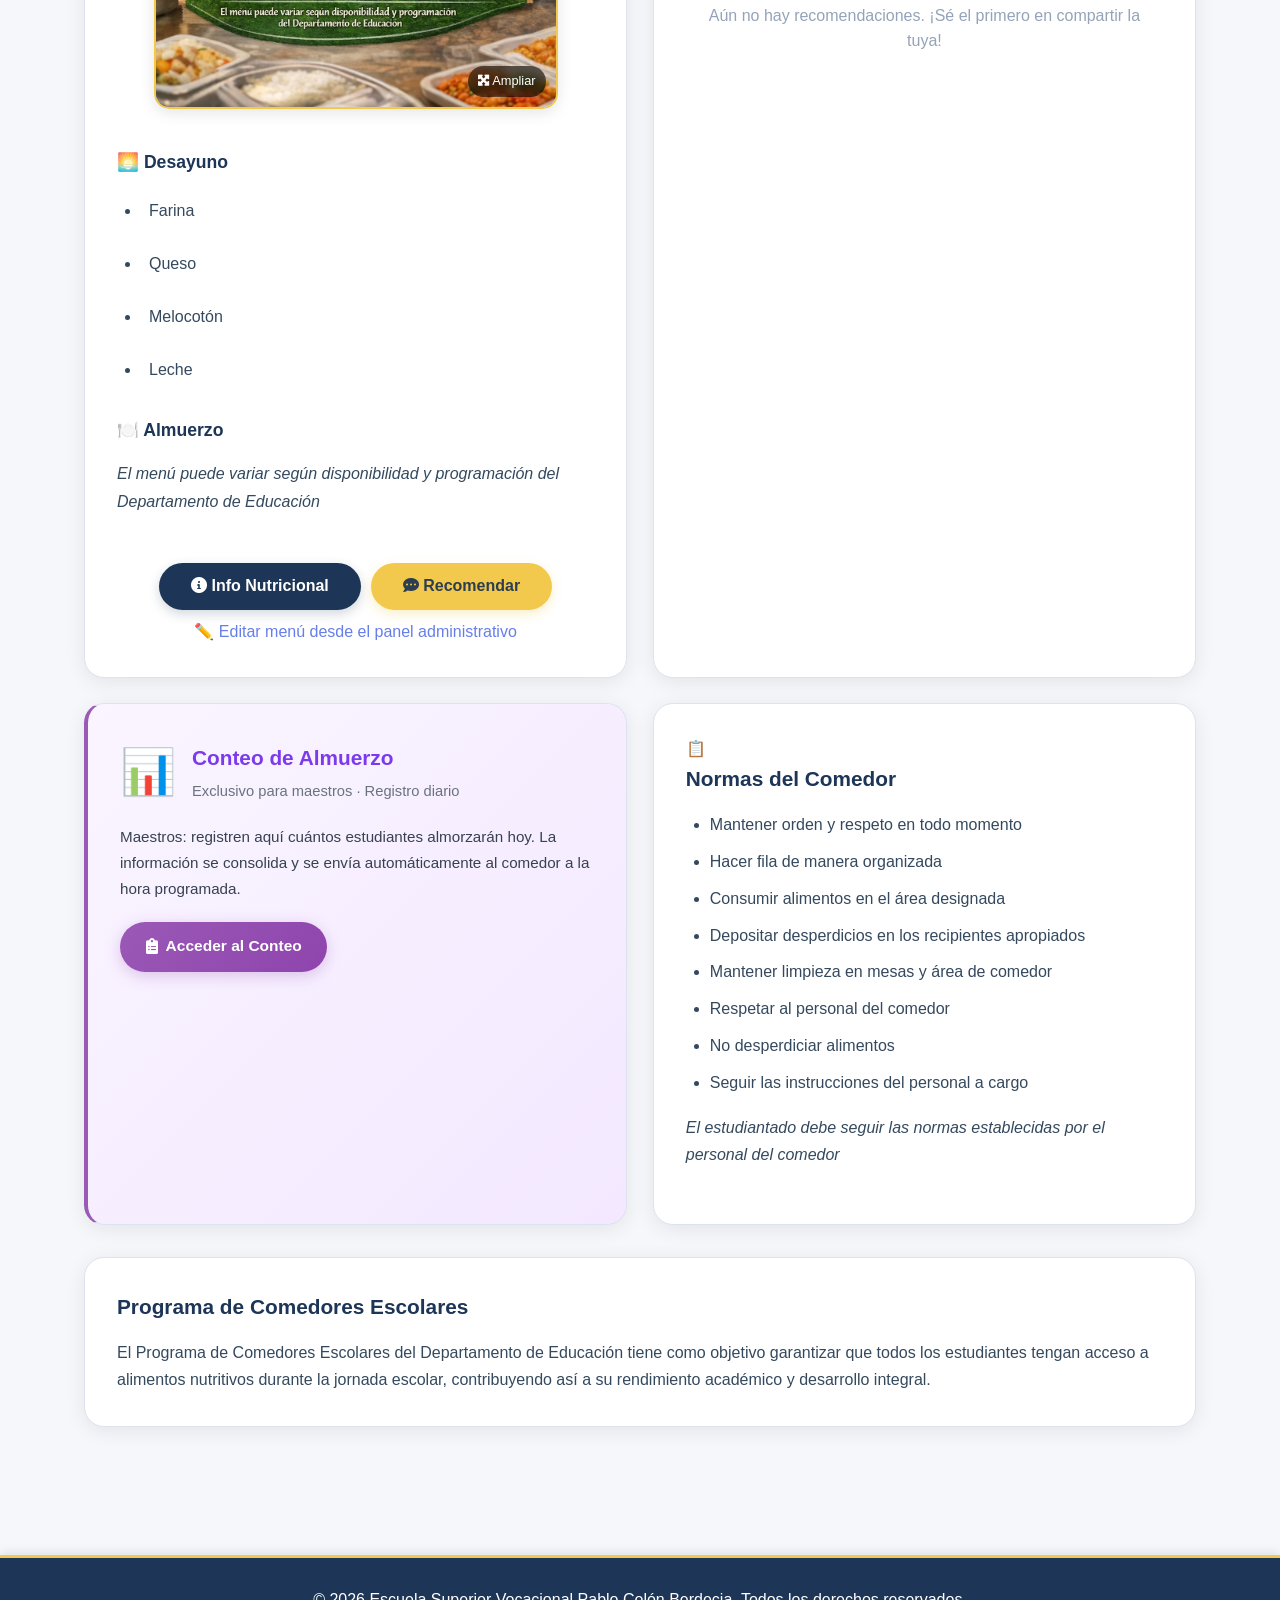
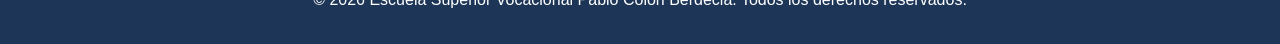
<file: comedor.html>
<!DOCTYPE html>
<html lang="es" id="htmlRoot">

<head>
  <meta charset="UTF-8">
  <meta name="viewport" content="width=device-width, initial-scale=1.0">
  <title>Comedor Escolar – Escuela Superior Vocacional Pablo Colón Berdecia</title>
  <link rel="stylesheet" href="styles.css">
  <link rel="stylesheet" href="dark-mode-fix.css">
  <link rel="stylesheet" href="dropdown-fix.css">
  <link rel="stylesheet" href="image-popup.css">
  <!-- <link rel="stylesheet" href="notification-bot.css"> -->
  <link rel="stylesheet" href="https://cdnjs.cloudflare.com/ajax/libs/font-awesome/6.0.0/css/all.min.css">
  <script src="translations.js"></script>

  <style>
    /* Estilos para la encuesta del comedor */
    .survey-card {
      border-left: 4px solid #9b59b6 !important;
      padding: 40px !important;
      max-width: 900px;
      margin: 0 auto;
    }

    .survey-header {
      text-align: center;
      margin-bottom: 40px;
    }

    .survey-icon {
      font-size: 4rem;
      margin-bottom: 20px;
    }

    .survey-header h3 {
      color: #2c3e50;
      font-size: 2rem;
      margin-bottom: 15px;
    }

    .survey-header p {
      color: #7f8c8d;
      font-size: 1.1rem;
      max-width: 600px;
      margin: 0 auto;
    }

    .survey-form {
      margin-top: 30px;
    }

    .survey-section {
      background: #f8f9fa;
      padding: 30px;
      border-radius: 15px;
      margin-bottom: 30px;
      border: 2px solid #e9ecef;
      transition: all 0.3s ease;
    }

    .survey-section:hover {
      border-color: #9b59b6;
      box-shadow: 0 5px 20px rgba(155, 89, 182, 0.1);
    }

    .survey-section-title {
      color: #9b59b6;
      font-size: 1.5rem;
      margin-bottom: 25px;
      padding-bottom: 15px;
      border-bottom: 2px solid #e9ecef;
      display: flex;
      align-items: center;
      gap: 10px;
    }

    .survey-question {
      margin-bottom: 25px;
    }

    .survey-label {
      display: block;
      font-weight: 600;
      color: #2c3e50;
      margin-bottom: 12px;
      font-size: 1.05rem;
    }

    .survey-label i {
      color: #9b59b6;
      margin-right: 8px;
    }

    .rating-stars {
      display: flex;
      gap: 10px;
      justify-content: center;
      padding: 15px;
      background: white;
      border-radius: 10px;
      border: 2px solid #e9ecef;
      transition: all 0.3s ease;
    }

    .rating-stars:hover {
      border-color: #9b59b6;
    }

    .rating-stars .star {
      font-size: 2.5rem;
      cursor: pointer;
      transition: all 0.3s ease;
      filter: grayscale(100%);
      opacity: 0.4;
    }

    .rating-stars .star:hover,
    .rating-stars .star.active {
      filter: grayscale(0%);
      opacity: 1;
      transform: scale(1.2);
    }

    .rating-stars .star.active {
      animation: starPulse 0.3s ease;
    }

    @keyframes starPulse {
      0% {
        transform: scale(1);
      }

      50% {
        transform: scale(1.3);
      }

      100% {
        transform: scale(1.2);
      }
    }

    .survey-textarea {
      width: 100%;
      padding: 15px;
      border: 2px solid #e9ecef;
      border-radius: 10px;
      font-size: 1rem;
      font-family: inherit;
      resize: vertical;
      transition: all 0.3s ease;
    }

    .survey-textarea:focus {
      outline: none;
      border-color: #9b59b6;
      box-shadow: 0 0 0 3px rgba(155, 89, 182, 0.1);
    }

    .survey-actions {
      display: flex;
      gap: 15px;
      justify-content: center;
      margin-top: 40px;
    }

    .btn-survey {
      padding: 15px 40px;
      border: none;
      border-radius: 50px;
      font-size: 1.1rem;
      font-weight: 700;
      cursor: pointer;
      transition: all 0.3s ease;
      display: inline-flex;
      align-items: center;
      gap: 10px;
    }

    .btn-submit-survey {
      background: linear-gradient(135deg, #9b59b6, #8e44ad);
      color: white;
      box-shadow: 0 4px 15px rgba(155, 89, 182, 0.3);
    }

    .btn-submit-survey:hover {
      background: linear-gradient(135deg, #8e44ad, #7d3c98);
      box-shadow: 0 6px 20px rgba(155, 89, 182, 0.5);
      transform: translateY(-2px);
    }

    .btn-cancel {
      background: linear-gradient(135deg, #95a5a6, #7f8c8d);
      color: white;
      box-shadow: 0 4px 15px rgba(149, 165, 166, 0.3);
    }

    .btn-cancel:hover {
      background: linear-gradient(135deg, #7f8c8d, #6c7a7b);
      box-shadow: 0 6px 20px rgba(149, 165, 166, 0.5);
      transform: translateY(-2px);
    }

    .survey-success {
      text-align: center;
      padding: 60px 40px;
    }

    .success-icon {
      font-size: 5rem;
      color: #27ae60;
      margin-bottom: 20px;
      animation: successPop 0.5s ease;
    }

    @keyframes successPop {
      0% {
        transform: scale(0);
        opacity: 0;
      }

      50% {
        transform: scale(1.2);
      }

      100% {
        transform: scale(1);
        opacity: 1;
      }
    }

    .survey-success h3 {
      color: #27ae60;
      font-size: 2rem;
      margin-bottom: 15px;
    }

    .survey-success p {
      color: #7f8c8d;
      font-size: 1.1rem;
      margin-bottom: 30px;
    }

    /* Dark Mode */
    body.dark-mode .survey-card {
      background: rgba(30, 41, 59, 0.95) !important;
      border-left-color: #9b59b6 !important;
    }

    body.dark-mode .survey-header h3 {
      color: #e5e7eb !important;
    }

    body.dark-mode .survey-header p {
      color: #9ca3af !important;
    }

    body.dark-mode .survey-section {
      background: rgba(15, 23, 42, 0.8);
      border-color: #334155;
    }

    body.dark-mode .survey-section:hover {
      border-color: #9b59b6;
    }

    body.dark-mode .survey-section-title {
      color: #a78bfa !important;
      border-bottom-color: #334155;
    }

    body.dark-mode .survey-label {
      color: #e5e7eb !important;
    }

    body.dark-mode .rating-stars {
      background: rgba(30, 41, 59, 0.8);
      border-color: #334155;
    }

    body.dark-mode .rating-stars:hover {
      border-color: #9b59b6;
    }

    body.dark-mode .survey-textarea {
      background: rgba(30, 41, 59, 0.8) !important;
      color: #e5e7eb !important;
      border-color: #334155 !important;
    }

    body.dark-mode .survey-textarea:focus {
      border-color: #9b59b6 !important;
    }

    body.dark-mode .survey-success h3 {
      color: #34d399 !important;
    }

    body.dark-mode .survey-success p {
      color: #9ca3af !important;
    }

    /* ===== RECOMENDACIONES ===== */
    .rec-form-card { border-left: 4px solid #9b59b6; max-width: 900px; margin: 0 auto 2rem; }
    .rec-section-title { font-size: 1.4rem; font-weight: 700; color: #2c3e50; margin-bottom: 0.5rem; }
    .rec-subtitle { color: #7f8c8d; font-size: 0.95rem; margin-bottom: 1.5rem; }
    .rec-input {
      width: 100%; padding: 0.75rem 1rem; border: 2px solid #e9ecef;
      border-radius: 10px; font-size: 1rem; font-family: inherit;
      transition: border-color 0.2s; margin-bottom: 0.85rem; box-sizing: border-box;
    }
    .rec-input:focus  { outline: none; border-color: #9b59b6; box-shadow: 0 0 0 3px rgba(155,89,182,0.1); }
    .rec-textarea {
      width: 100%; padding: 0.75rem 1rem; border: 2px solid #e9ecef;
      border-radius: 10px; font-size: 1rem; font-family: inherit;
      resize: vertical; transition: border-color 0.2s; margin-bottom: 0.85rem; box-sizing: border-box;
    }
    .rec-textarea:focus { outline: none; border-color: #9b59b6; box-shadow: 0 0 0 3px rgba(155,89,182,0.1); }
    .rec-submit-btn {
      background: linear-gradient(135deg, #9b59b6, #8e44ad);
      color: white; border: none; padding: 0.85rem 2rem; border-radius: 50px;
      font-size: 1rem; font-weight: 700; cursor: pointer; transition: all 0.3s;
      display: inline-flex; align-items: center; gap: 8px; font-family: inherit;
    }
    .rec-submit-btn:hover {
      background: linear-gradient(135deg, #8e44ad, #7d3c98);
      transform: translateY(-2px); box-shadow: 0 6px 20px rgba(155,89,182,0.4);
    }
    .rec-cards-wrapper { max-width: 900px; margin: 0 auto; }
    .rec-cards-header { font-size: 1.3rem; font-weight: 700; color: #2c3e50; margin-bottom: 1.25rem; padding-bottom: 0.75rem; border-bottom: 2px solid #f1f5f9; }
    .rec-card {
      background: #f8f9fa; border-radius: 14px; padding: 1.25rem 1.5rem;
      margin-bottom: 1rem; border-left: 4px solid #9b59b6;
      display: flex; gap: 1rem; align-items: flex-start; transition: box-shadow 0.2s;
    }
    .rec-card:hover { box-shadow: 0 4px 16px rgba(155,89,182,0.12); }
    .rec-avatar {
      width: 46px; height: 46px; border-radius: 50%;
      background: linear-gradient(135deg, #9b59b6, #8e44ad);
      color: white; display: flex; align-items: center; justify-content: center;
      font-size: 1.1rem; font-weight: 800; flex-shrink: 0;
    }
    .rec-body { flex: 1; min-width: 0; }
    .rec-name { font-weight: 700; color: #2c3e50; font-size: 0.95rem; margin-bottom: 0.3rem; }
    .rec-text { color: #555; font-size: 0.93rem; line-height: 1.65; margin-bottom: 0.3rem; word-wrap: break-word; }
    .rec-date { font-size: 0.78rem; color: #94a3b8; }
    .rec-empty { text-align: center; padding: 2.5rem 1rem; color: #94a3b8; background: #f8fafc; border-radius: 12px; }
    .rec-empty-icon { font-size: 2.5rem; display: block; margin-bottom: 0.5rem; }

    body.dark-mode .rec-section-title  { color: #e5e7eb; }
    body.dark-mode .rec-subtitle       { color: #9ca3af; }
    body.dark-mode .rec-input,
    body.dark-mode .rec-textarea       { background: rgba(15,23,42,0.8); border-color: #334155; color: #e5e7eb; }
    body.dark-mode .rec-input:focus,
    body.dark-mode .rec-textarea:focus { border-color: #9b59b6; }
    body.dark-mode .rec-cards-header   { color: #e5e7eb; border-color: #334155; }
    body.dark-mode .rec-card           { background: rgba(30,41,59,0.8); }
    body.dark-mode .rec-name           { color: #e5e7eb; }
    body.dark-mode .rec-text           { color: #9ca3af; }
    body.dark-mode .rec-empty          { background: rgba(15,23,42,0.5); }

    /* Responsive */
    @media (max-width: 768px) {
      .survey-card {
        padding: 20px !important;
      }

      .survey-section {
        padding: 20px;
      }

      .rating-stars {
        gap: 5px;
      }

      .rating-stars .star {
        font-size: 2rem;
      }

      .survey-actions {
        flex-direction: column;
      }

      .btn-survey {
        width: 100%;
        justify-content: center;
      }
    }
  </style>
</head>

<body>

  <!-- Popup de selección de tema 
  <div id="themePopup" class="theme-popup">
    <div class="theme-popup-content">
      <h2 data-translate="🎨 Selecciona tu tema preferido">🎨 Selecciona tu tema preferido</h2>
      <p data-translate="Elige cómo quieres ver el sitio web">Elige cómo quieres ver el sitio web</p>
      <div class="theme-buttons">
        <button class="theme-btn theme-btn-light" id="btnLightMode" data-translate="☀️ Modo Claro">
          ☀️ Modo Claro
        </button>
        <button class="theme-btn theme-btn-dark" id="btnDarkMode" data-translate="🌙 Modo Oscuro">
          🌙 Modo Oscuro
        </button>
      </div>
    </div>
  </div> -->

  <script>
    // Script inline para modo claro/oscuro
    (function () {
      function hidePopup() {
        document.getElementById('themePopup').classList.add('hidden');
      }

      function setLightMode() {
        document.body.classList.remove('dark-mode');
        localStorage.setItem('theme', 'light');
        hidePopup();
      }

      function setDarkMode() {
        document.body.classList.add('dark-mode');
        localStorage.setItem('theme', 'dark');
        hidePopup();
      }

      function checkTheme() {
        const savedTheme = localStorage.getItem('theme');
        if (savedTheme === 'dark') {
          document.body.classList.add('dark-mode');
          hidePopup();
        } else if (savedTheme === 'light') {
          hidePopup();
        }
      }

      // Ejecutar inmediatamente
      checkTheme();

      document.addEventListener('DOMContentLoaded', function () {
        const btnLight = document.getElementById('btnLightMode');
        const btnDark = document.getElementById('btnDarkMode');

        if (btnLight) {
          btnLight.addEventListener('click', setLightMode);
        }
        if (btnDark) {
          btnDark.addEventListener('click', setDarkMode);
        }
      });
    })();
  </script>

  <header class="site-header">
    <div class="container header-inner">
      <div class="logo-area">
        <img src="LOGO6.png" alt="Logo Escuela" class="logo-image">
        <div class="logo-text">
          <span class="logo-title" data-translate="Escuela Superior Vocacional">Escuela Superior Vocacional</span>
          <span class="logo-subtitle">Pablo Colón Berdecia</span>
        </div>
      </div>

      <!-- Hamburger Menu Button -->
      <button class="hamburger-menu" id="hamburgerBtn" aria-label="Menu">
        <span></span>
        <span></span>
        <span></span>
      </button>

      <button class="menu-toggle" aria-label="Toggle menu">
        <span></span>
        <span></span>
        <span></span>
      </button>
      <nav class="main-nav">
        <ul>
          <li><a href="index.html#inicio" data-translate="Inicio">Inicio</a></li>
          <li><a href="index.html#servicios" data-translate="Servicios">Servicios</a></li>
          <li><a href="index.html#contacto" data-translate="Contacto">Contacto</a></li>
        </ul>
      </nav>
    </div>
  </header>

  <!-- Sidebar Menu -->
  <div class="sidebar-overlay" id="sidebarOverlay"></div>
  <div class="sidebar-menu" id="sidebarMenu">
    <div class="sidebar-header">
      <h3 data-translate="Menú">Menú</h3>
      <button class="sidebar-close" id="closeSidebar">&times;</button>
    </div>
    <div class="sidebar-content">
      <!-- Navegación Principal -->
      <a href="index.html" class="sidebar-item sidebar-link">
        <span class="sidebar-icon">🏠</span>
        <span class="sidebar-text" data-translate="Inicio">Inicio</span>
        <span class="sidebar-arrow">›</span>
      </a>

      <a href="quienes-somos.html" class="sidebar-item sidebar-link">
        <span class="sidebar-icon">🏫</span>
        <span class="sidebar-text" data-translate="Quiénes Somos">Quiénes Somos</span>
        <span class="sidebar-arrow">›</span>
      </a>

      <!-- Servicios Digitales (Expandible) -->
      <div class="sidebar-item" id="servicesToggle">
        <span class="sidebar-icon">💻</span>
        <span class="sidebar-text" data-translate="Servicios Digitales">Servicios Digitales</span>
        <span class="sidebar-arrow">›</span>
      </div>
      <div class="theme-options" id="servicesOptions" style="display: none;">
        <a href="matricula.html" class="theme-option">
          <span>📝</span> Matrícula Online
        </a>
        <a href="solicitudes.html" class="theme-option">
          <span>📄</span> Solicitud de Documentos
        </a>
        <a href="https://pcbsystempr-cyber.github.io/Servicio-Tecnico/" class="theme-option">
          <span>🔧</span> Servicios Técnicos
        </a>
        <a href="orientacion.html" class="theme-option">
          <span>🧠</span> Orientación
        </a>
        <a href="biblioteca.html" class="theme-option">
          <span>📚</span> Biblioteca
        </a>
        <a href="comedor.html" class="theme-option">
          <span>🍽️</span> Comedor
        </a>
        <a href="padres.html" class="theme-option">
          <span>👨‍👩‍👧</span> Portal de Padres
        </a>
        <a href="seguridad.html" class="theme-option">
          <span>🛡️</span> Seguridad
        </a>

      </div>

      <a href="participacion-comunitaria.html" class="sidebar-item sidebar-link">
        <span class="sidebar-icon">🎓</span>
        <span class="sidebar-text" data-translate="Vida Estudiantil">Vida Estudiantil</span>
        <span class="sidebar-arrow">›</span>
      </a>

      <a href="normas-reglamentos.html" class="sidebar-item sidebar-link">
        <span class="sidebar-icon">📋</span>
        <span class="sidebar-text" data-translate="Normas">Normas</span>
        <span class="sidebar-arrow">›</span>
      </a>

      <!-- Separador -->
      <div style="border-top: 1px solid rgba(255,255,255,0.1); margin: 1rem 0;"></div>

      <!-- Cambiar Tema -->
      <div class="sidebar-item" id="themeToggle">
        <span class="sidebar-icon">🎨</span>
        <span class="sidebar-text" data-translate="Cambiar Tema">Cambiar Tema</span>
        <span class="sidebar-arrow">›</span>
      </div>
      <div class="theme-options" id="themeOptions" style="display: none;">
        <button class="theme-option" id="selectLightTheme" data-translate="Modo Claro">
          <span>☀️</span> Modo Claro
        </button>
        <button class="theme-option" id="selectDarkTheme" data-translate="Modo Oscuro">
          <span>🌙</span> Modo Oscuro
        </button>
      </div>

      <!-- Cambiar Idioma -->
      <div class="sidebar-item" id="languageToggle">
        <span class="sidebar-icon">🌐</span>
        <span class="sidebar-text" data-translate="Cambiar Idioma">Cambiar Idioma</span>
        <span class="sidebar-arrow">›</span>
      </div>
      <div class="theme-options" id="languageOptions" style="display: none;">
        <button class="theme-option" id="selectSpanish" data-translate="Español">
          <span>🇵🇷</span> Español
        </button>
        <button class="theme-option" id="selectEnglish" data-translate="English">
          <span>🇺🇸</span> English
        </button>
      </div>

      <!-- Separador -->
      <div style="border-top: 1px solid rgba(255,255,255,0.1); margin: 1rem 0;"></div>

      <!-- Dashboard Administrativo -->
      <a href="admin.html" class="sidebar-item sidebar-link">
        <span class="sidebar-icon">⚙️</span>
        <span class="sidebar-text" data-translate="Dashboard Admin">Dashboard Admin</span>
        <span class="sidebar-arrow">›</span>
      </a>
    </div>
  </div>

  <script>
    // Hamburger menu functionality
    (function () {
      const hamburgerBtn = document.getElementById('hamburgerBtn');
      const sidebarMenu = document.getElementById('sidebarMenu');
      const sidebarOverlay = document.getElementById('sidebarOverlay');
      const themeToggle = document.getElementById('themeToggle');
      const themeOptions = document.getElementById('themeOptions');
      const languageToggle = document.getElementById('languageToggle');
      const languageOptions = document.getElementById('languageOptions');
      const selectLightTheme = document.getElementById('selectLightTheme');
      const selectDarkTheme = document.getElementById('selectDarkTheme');
      const selectSpanish = document.getElementById('selectSpanish');
      const selectEnglish = document.getElementById('selectEnglish');

      function openSidebarMenu() {
        sidebarMenu.classList.add('active');
        sidebarOverlay.classList.add('active');
      }

      function closeSidebarMenu() {
        sidebarMenu.classList.remove('active');
        sidebarOverlay.classList.remove('active');
        themeOptions.classList.remove('active');
        languageOptions.classList.remove('active');
      }

      if (hamburgerBtn) {
        hamburgerBtn.addEventListener('click', openSidebarMenu);
      }

      if (sidebarOverlay) {
        sidebarOverlay.addEventListener('click', closeSidebarMenu);
      }

      // Theme toggle
      if (themeToggle) {
        themeToggle.addEventListener('click', function () {
          themeOptions.classList.toggle('active');
          languageOptions.classList.remove('active');
        });
      }

      // Language toggle
      if (languageToggle) {
        languageToggle.addEventListener('click', function () {
          languageOptions.classList.toggle('active');
          themeOptions.classList.remove('active');
        });
      }

      // Select Light Theme
      if (selectLightTheme) {
        selectLightTheme.addEventListener('click', function () {
          document.body.classList.remove('dark-mode');
          localStorage.setItem('theme', 'light');
          closeSidebarMenu();
        });
      }

      // Select Dark Theme
      if (selectDarkTheme) {
        selectDarkTheme.addEventListener('click', function () {
          document.body.classList.add('dark-mode');
          localStorage.setItem('theme', 'dark');
          closeSidebarMenu();
        });
      }

      // Seleccionar idioma español
      if (selectSpanish) {
        selectSpanish.addEventListener('click', function () {
          localStorage.setItem('language', 'es');
          const htmlRoot = document.getElementById('htmlRoot');
          if (htmlRoot) htmlRoot.setAttribute('lang', 'es');
          if (typeof translatePage === 'function') {
            translatePage('es');
          }
          closeSidebarMenu();
        });
      }

      // Seleccionar idioma inglés
      if (selectEnglish) {
        selectEnglish.addEventListener('click', function () {
          localStorage.setItem('language', 'en');
          const htmlRoot = document.getElementById('htmlRoot');
          if (htmlRoot) htmlRoot.setAttribute('lang', 'en');
          if (typeof translatePage === 'function') {
            translatePage('en');
          }
          closeSidebarMenu();
        });
      }
    })();
  </script>

  <!-- Popup de selección de tema -->
  <div id="themePopup" class="theme-popup">
    <div class="theme-popup-content">
      <h2 data-translate="🎨 Selecciona tu tema preferido">🎨 Selecciona tu tema preferido</h2>
      <p data-translate="Elige cómo quieres ver el sitio web">Elige cómo quieres ver el sitio web</p>
      <div class="theme-buttons">
        <button class="theme-btn theme-btn-light" id="btnLightMode" data-translate="☀️ Modo Claro">
          ☀️ Modo Claro
        </button>
        <button class="theme-btn theme-btn-dark" id="btnDarkMode" data-translate="🌙 Modo Oscuro">
          🌙 Modo Oscuro
        </button>
      </div>
    </div>
  </div>

  <script>
    // Script inline para modo claro/oscuro
    (function () {
      function hidePopup() {
        document.getElementById('themePopup').classList.add('hidden');
      }

      function setLightMode() {
        document.body.classList.remove('dark-mode');
        localStorage.setItem('theme', 'light');
        hidePopup();
      }

      function setDarkMode() {
        document.body.classList.add('dark-mode');
        localStorage.setItem('theme', 'dark');
        hidePopup();
      }

      function checkTheme() {
        const savedTheme = localStorage.getItem('theme');
        if (savedTheme === 'dark') {
          document.body.classList.add('dark-mode');
          hidePopup();
        } else if (savedTheme === 'light') {
          hidePopup();
        }
      }

      // Ejecutar inmediatamente
      checkTheme();

      // Agregar event listeners cuando el DOM esté listo
      document.addEventListener('DOMContentLoaded', function () {
        const btnLight = document.getElementById('btnLightMode');
        const btnDark = document.getElementById('btnDarkMode');

        if (btnLight) {
          btnLight.addEventListener('click', setLightMode);
        }
        if (btnDark) {
          btnDark.addEventListener('click', setDarkMode);
        }
      });
    })();
  </script>



  <!-- Hero -->
  <section class="hero" style="min-height: 350px; padding: 4rem 0;">
    <div class="container">
      <div class="section-header" style="margin-bottom: 0;">
        <div style="font-size: 5rem; margin-bottom: 1rem;">🍽️</div>
        <h1 style="color: #ffffff; font-size: 3rem; text-shadow: 0 2px 20px rgba(0,0,0,0.5);"
          data-translate="Comedor Escolar">Comedor Escolar</h1>
        <p style="color: rgba(255,255,255,0.95); font-size: 1.2rem; max-width: 800px; margin: 1rem auto;"
          data-translate="Servicio de alimentación escolar para nuestros estudiantes">
          Servicio de alimentación escolar para nuestros estudiantes
        </p>
      </div>
    </div>
  </section>

  <!-- Contenido principal -->
  <section class="section">
    <div class="container">
      <div class="grid-2">
        <!-- Información general -->
        <article class="card">
          <div class="card-icon">🥘</div>
          <h3 data-translate="Acerca del Comedor">Acerca del Comedor</h3>
          <p
            data-translate="El comedor escolar ofrece servicios de alimentación de acuerdo al programa de comedores escolares del Departamento de Educación de Puerto Rico.">
            El comedor escolar ofrece servicios de alimentación de acuerdo al programa de
            comedores escolares del Departamento de Educación de Puerto Rico.
          </p>
          <p
            data-translate="Proporcionamos comidas nutritivas y balanceadas que contribuyen al bienestar y desarrollo de nuestros estudiantes durante la jornada escolar.">
            Proporcionamos comidas nutritivas y balanceadas que contribuyen al bienestar
            y desarrollo de nuestros estudiantes durante la jornada escolar.
          </p>
        </article>

        <!-- Horario -->
        <article class="card">
          <div class="card-icon">🕐</div>
          <h3 data-translate="Horario de Servicio">Horario de Servicio</h3>
          <p><strong data-translate="Horario de almuerzo:">Horario de almuerzo:</strong></p>
          <p style="font-size: 1.3rem; color: var(--primary-light); margin: 1rem 0;"
            data-translate="9no y 10mo 11:00AM a 11:50AM y 11mo 12mo de 11:50AM a 12:50PM">9no y 10mo 11:00AM a 11:50AM
            y 11mo 12mo de 11:50AM a 12:50PM</p>
          <p><strong data-translate="Ubicación:">Ubicación:</strong> <span data-translate="Área de comedor escolar">Área
              de comedor escolar</span></p>
          <p class="note" data-translate="El horario puede variar según el nivel y grupo">
            El horario puede variar según el nivel y grupo
          </p>
        </article>

        <!-- Menú y nutrición -->
        <article class="card">
          <div class="card-icon">🍎</div>
          <h3 data-translate="Menú del día">Menú del día</h3>

          <div id="menuDelDia">
            <!-- El menú se cargará dinámicamente -->
          </div>

          <p class="note" style="margin-top: 1rem;"
            data-translate="El menú puede variar según disponibilidad y programación del Departamento de Educación">
            El menú puede variar según disponibilidad y programación del Departamento de Educación
          </p>

          <!-- Botones de Acción -->
          <div style="display: flex; gap: 10px; margin-top: 15px; justify-content: center;">
            <button class="btn btn-secondary"
              onclick="alert('📊 Información Nutricional:\n\nBalanceado según estándares del USDA.\nBajo en sodio y grasas saturadas.\n\n⚠️ Alergenos comunes: Leche, Trigo, Soya.')">
              <i class="fas fa-info-circle"></i> Info Nutricional
            </button>
            <button class="btn btn-primary"
              onclick="document.getElementById('recomendacionesSection').scrollIntoView({behavior:'smooth'})">
              <i class="fas fa-comment-dots"></i> Recomendar
            </button>
          </div>

          <p style="margin-top: 0.5rem; text-align: center;">
            <a href="admin.html" style="color: #667eea; text-decoration: none;">✏️ Editar menú desde el panel
              administrativo</a>
          </p>
        </article>

        <!-- Sección de Recomendaciones -->
        <article class="card" id="recomendacionesSection" style="margin-top: 2rem;">
          <div style="text-align: center; margin-bottom: 1.5rem;">
            <div style="font-size: 2.5rem; margin-bottom: 0.5rem;">💬</div>
            <h3 style="margin: 0; font-size: 1.5rem; color: var(--primary, #1e293b);">Recomendaciones</h3>
            <p style="color: #64748b; margin-top: 0.4rem;">Comparte tus sugerencias para mejorar el comedor escolar</p>
          </div>

          <form id="recomendacionesForm" style="display: flex; flex-direction: column; gap: 1rem; max-width: 600px; margin: 0 auto 2rem;">
            <div style="display: flex; flex-direction: column; gap: 0.3rem;">
              <label for="recNombre" style="font-weight: 600; color: var(--primary, #1e293b); font-size: 0.9rem;">
                <i class="fas fa-user"></i> Tu Nombre
              </label>
              <input type="text" id="recNombre" placeholder="Escribe tu nombre..." required
                style="padding: 0.7rem 1rem; border: 2px solid #e2e8f0; border-radius: 10px; font-size: 0.95rem; outline: none; transition: border-color 0.2s;"
                onfocus="this.style.borderColor='#667eea'" onblur="this.style.borderColor='#e2e8f0'">
            </div>
            <div style="display: flex; flex-direction: column; gap: 0.3rem;">
              <label for="recTexto" style="font-weight: 600; color: var(--primary, #1e293b); font-size: 0.9rem;">
                <i class="fas fa-comment-dots"></i> Tu Recomendación
              </label>
              <textarea id="recTexto" rows="4" placeholder="¿Qué podemos mejorar? Cuéntanos tu experiencia..." required
                style="padding: 0.7rem 1rem; border: 2px solid #e2e8f0; border-radius: 10px; font-size: 0.95rem; outline: none; resize: vertical; transition: border-color 0.2s; font-family: inherit;"
                onfocus="this.style.borderColor='#667eea'" onblur="this.style.borderColor='#e2e8f0'"></textarea>
            </div>
            <button type="submit"
              style="background: linear-gradient(135deg, #667eea, #764ba2); color: white; border: none; padding: 0.8rem 1.5rem; border-radius: 10px; font-size: 1rem; font-weight: 600; cursor: pointer; display: flex; align-items: center; justify-content: center; gap: 0.5rem; transition: opacity 0.2s; align-self: flex-start;"
              onmouseover="this.style.opacity='0.85'" onmouseout="this.style.opacity='1'">
              <i class="fas fa-paper-plane"></i> Enviar Recomendación
            </button>
          </form>

          <div id="recomendacionesLista" style="display: flex; flex-direction: column; gap: 1rem; max-width: 600px; margin: 0 auto;">
            <!-- Las tarjetas se renderizan aquí con JS -->
          </div>
        </article>

        <script>

          // ── Recomendaciones ──────────────────────────────────────────────
          (function () {
            const STORAGE_KEY = 'comedor_recomendaciones';
            const form = document.getElementById('recomendacionesForm');
            const lista = document.getElementById('recomendacionesLista');

            function getRecomendaciones() {
              return JSON.parse(localStorage.getItem(STORAGE_KEY) || '[]');
            }

            function saveRecomendaciones(data) {
              localStorage.setItem(STORAGE_KEY, JSON.stringify(data));
            }

            function formatDate(iso) {
              const d = new Date(iso);
              return d.toLocaleDateString('es-PR', { year: 'numeric', month: 'long', day: 'numeric' });
            }

            function renderRecomendaciones() {
              const recs = getRecomendaciones();
              if (recs.length === 0) {
                lista.innerHTML = `
                  <div style="text-align:center; color:#94a3b8; padding:2rem 1rem;">
                    <i class="fas fa-comment-slash" style="font-size:2rem; margin-bottom:0.5rem; display:block;"></i>
                    Aún no hay recomendaciones. ¡Sé el primero en compartir la tuya!
                  </div>`;
                return;
              }
              lista.innerHTML = recs.map((r, i) => `
                <div style="background: #f8fafc; border: 1px solid #e2e8f0; border-radius: 14px; padding: 1.2rem 1.4rem; position: relative; box-shadow: 0 2px 8px rgba(0,0,0,0.06);">
                  <div style="display: flex; align-items: center; gap: 0.7rem; margin-bottom: 0.6rem;">
                    <div style="width:38px; height:38px; border-radius:50%; background: linear-gradient(135deg,#667eea,#764ba2); display:flex; align-items:center; justify-content:center; color:white; font-weight:700; font-size:1rem; flex-shrink:0;">
                      ${r.nombre.charAt(0).toUpperCase()}
                    </div>
                    <div>
                      <div style="font-weight:700; color:#1e293b; font-size:0.95rem;">${r.nombre}</div>
                      <div style="font-size:0.78rem; color:#94a3b8;">${formatDate(r.fecha)}</div>
                    </div>
                  </div>
                  <p style="margin:0; color:#475569; line-height:1.6; font-size:0.93rem;">${r.texto}</p>
                </div>
              `).join('');
            }

            form.addEventListener('submit', function (e) {
              e.preventDefault();
              const nombre = document.getElementById('recNombre').value.trim();
              const texto = document.getElementById('recTexto').value.trim();
              if (!nombre || !texto) return;
              const recs = getRecomendaciones();
              recs.unshift({ nombre, texto, fecha: new Date().toISOString() });
              saveRecomendaciones(recs);
              form.reset();
              renderRecomendaciones();
              lista.scrollIntoView({ behavior: 'smooth', block: 'start' });
            });

            renderRecomendaciones();
          })();

          // Cargar menú del día desde JSON o localStorage
          (function () {
            const menuContainer = document.getElementById('menuDelDia');

            function renderMenu(menuData) {
              let menuImageHTML = '';
              if (menuData.menuImage && menuData.menuImage.src) {
                menuImageHTML = `
                   <div class="menu-image-container" style="text-align: center; margin-bottom: 2rem;">
                      <div class="promotion-item menu-highlight" style="display: inline-block; max-width: 100%; cursor: pointer;" onclick="window.openMenuImage('${menuData.menuImage.src}')">
                        <div style="position: relative; border-radius: 15px; overflow: hidden; box-shadow: 0 10px 25px rgba(0,0,0,0.2); border: 2px solid var(--accent, #f2c94c);">
                            <div style="position: absolute; top: 15px; left: -5px; background: var(--accent, #f2c94c); color: #1a1a2e; padding: 5px 15px; font-weight: bold; transform: rotate(-2deg); z-index: 10; box-shadow: 2px 2px 5px rgba(0,0,0,0.3);">
                                ⭐ Menú del Día
                            </div>
                            <img src="${menuData.menuImage.src}" alt="Menú del Día" style="display: block; max-width: 100%; height: auto; max-height: 600px; transition: transform 0.3s;">
                            <div style="position: absolute; bottom: 10px; right: 10px; background: rgba(0,0,0,0.6); color: white; padding: 5px 10px; border-radius: 20px; font-size: 0.8rem; backdrop-filter: blur(4px);">
                                <i class="fas fa-expand-arrows-alt"></i> Ampliar
                            </div>
                        </div>
                      </div>
                   </div>
                 `;
              }

              menuContainer.innerHTML = menuImageHTML + `
                <div style="margin-bottom: 1.5rem;">
                  <h4 style="color: var(--primary); margin-bottom: 0.8rem; font-size: 1.1rem;" data-translate="🌅 Desayuno">🌅 Desayuno</h4>
                  <ul>
                    ${menuData.desayuno.map(item => `<li>${item}</li>`).join('')}
                  </ul>
                </div>

                <div>
                  <h4 style="color: var(--primary); margin-bottom: 0.8rem; font-size: 1.1rem;" data-translate="🍽️ Almuerzo">🍽️ Almuerzo</h4>
                  <ul>
                    ${menuData.almuerzo.map(item => `<li>${item}</li>`).join('')}
                  </ul>
                </div>
              `;

              // Smart Auto-popup Logic
              // "Solo una vez hasta que se le de refresh"
              const hasSeen = sessionStorage.getItem('pcb_menu_popup_seen');
              const isReload = window.performance &&
                window.performance.getEntriesByType &&
                window.performance.getEntriesByType("navigation")[0] &&
                window.performance.getEntriesByType("navigation")[0].type === 'reload';

              // Open if it's a reload OR if we haven't seen it yet
              if (menuData.menuImage && menuData.menuImage.src && (isReload || !hasSeen)) {
                setTimeout(() => {
                  if (window.openMenuImage) {
                    window.openMenuImage(menuData.menuImage.src);
                    // Mark as seen
                    sessionStorage.setItem('pcb_menu_popup_seen', 'true');
                  }
                }, 1000); // 1 second delay for better UX
              }
            }

            // Global function to open menu image
            window.openMenuImage = function (src) {
              if (window.imagePopup) {
                window.imagePopup.open({
                  src: src,
                  title: 'Menú del Día',
                  description: 'Plato especial seleccionado para hoy'
                }, [{ src: src, title: 'Menú del Día' }], 0);
              } else {
                window.open(src, '_blank');
              }
            };

            // Priority: localStorage > JSON file
            const localData = localStorage.getItem('pcb_content_data');
            let contentData = localData ? JSON.parse(localData) : {};

            // Check if we have menu data in localStorage
            if (contentData && contentData.menu_comedor) {
              console.log('🍽️ Cargando menú desde localStorage (prioridad)');
              renderMenu(contentData.menu_comedor);
            } else {
              // Try to load from JSON file
              console.log('📂 Intentando cargar menú desde JSON...');
              fetch('data/content-data.json')
                .then(response => response.json())
                .then(data => {
                  console.log('✅ Menú cargado desde JSON');
                  renderMenu(data.menu_comedor || {
                    desayuno: ['Revoltillo', 'Peras Frescas', 'Melocotones', 'Leche'],
                    almuerzo: ['Arroz', 'Habichuelas guisadas con calabaza', 'Carne de Cerdo', 'Zanahoria', 'Manzana', 'Coctel de fruta']
                  });
                })
                .catch(error => {
                  console.log('⚠️ Error cargando JSON, usando valores por defecto');
                  renderMenu({
                    desayuno: ['Revoltillo', 'Peras Frescas', 'Melocotones', 'Leche'],
                    almuerzo: ['Arroz', 'Habichuelas guisadas con calabaza', 'Carne de Cerdo', 'Zanahoria', 'Manzana', 'Coctel de fruta']
                  });
                });
            }
          })();
        </script>
          <!-- ===== CONTEO DE ALMUERZO – MAESTROS ===== -->
        <article class="card" style="border-left:4px solid #9b59b6;background:linear-gradient(135deg,#faf5ff,#f3e8ff);">
          <div style="display:flex;align-items:center;gap:1rem;margin-bottom:1rem;">
            <div style="font-size:2.8rem;">📊</div>
            <div>
              <h3 style="margin:0 0 0.3rem;color:#7c3aed;font-size:1.3rem;">Conteo de Almuerzo</h3>
              <p style="margin:0;color:#6b7280;font-size:0.92rem;">Exclusivo para maestros · Registro diario</p>
            </div>
          </div>
          <p style="color:#374151;font-size:0.95rem;margin-bottom:1.25rem;">
            Maestros: registren aquí cuántos estudiantes almorzarán hoy. La información se consolida y se envía automáticamente al comedor a la hora programada.
          </p>
          <a href="conteo-almuerzo.html"
            style="display:inline-flex;align-items:center;gap:0.5rem;background:linear-gradient(135deg,#9b59b6,#8e44ad);color:white;padding:0.8rem 1.6rem;border-radius:50px;font-weight:700;font-size:0.97rem;text-decoration:none;transition:all 0.25s;box-shadow:0 4px 15px rgba(155,89,182,0.3);"
            onmouseover="this.style.transform='translateY(-2px)';this.style.boxShadow='0 6px 20px rgba(155,89,182,0.45)'"
            onmouseout="this.style.transform='';this.style.boxShadow='0 4px 15px rgba(155,89,182,0.3)'">
            <i class="fas fa-clipboard-list"></i> Acceder al Conteo
          </a>
        </article>

      <!-- Normas del comedor -->
        <article class="card">
          <div class="card-icon">📋</div>
          <h3 data-translate="Normas del Comedor">Normas del Comedor</h3>
          <ul>
            <li data-translate="Mantener orden y respeto en todo momento">Mantener orden y respeto en todo momento</li>
            <li data-translate="Hacer fila de manera organizada">Hacer fila de manera organizada</li>
            <li data-translate="Consumir alimentos en el área designada">Consumir alimentos en el área designada</li>
            <li data-translate="Depositar desperdicios en los recipientes apropiados">Depositar desperdicios en los
              recipientes apropiados</li>
            <li data-translate="Mantener limpieza en mesas y área de comedor">Mantener limpieza en mesas y área de
              comedor</li>
            <li data-translate="Respetar al personal del comedor">Respetar al personal del comedor</li>
            <li data-translate="No desperdiciar alimentos">No desperdiciar alimentos</li>
            <li data-translate="Seguir las instrucciones del personal a cargo">Seguir las instrucciones del personal a
              cargo</li>
          </ul>
          <p class="note"
            data-translate="El estudiantado debe seguir las normas establecidas por el personal del comedor">
            El estudiantado debe seguir las normas establecidas por el personal del comedor
          </p>
        </article>
      </div>

      <!-- Información adicional -->
      <div class="card" style="margin-top: 2rem;">
        <h3 data-translate="Programa de Comedores Escolares">Programa de Comedores Escolares</h3>
        <p
          data-translate="El Programa de Comedores Escolares del Departamento de Educación tiene como objetivo garantizar que todos los estudiantes tengan acceso a alimentos nutritivos durante la jornada escolar, contribuyendo así a su rendimiento académico y desarrollo integral.">
          El Programa de Comedores Escolares del Departamento de Educación tiene como objetivo
          garantizar que todos los estudiantes tengan acceso a alimentos nutritivos durante
          la jornada escolar, contribuyendo así a su rendimiento académico y desarrollo integral.
        </p>
      </div>

  </section>

  <!-- Footer -->
  <footer class="site-footer">
    <div class="container">
      <p data-translate="">&copy;
        <script>document.write(new Date().getFullYear());</script> Escuela Superior Vocacional Pablo Colón Berdecia. Todos los derechos reservados.</p>
    </div>
  </footer>

  <script src="script.js"></script>
  <script src="image-popup.js"></script>
  <!-- <script src="notification-bot.js"></script> -->
</body>

</html>
</file>
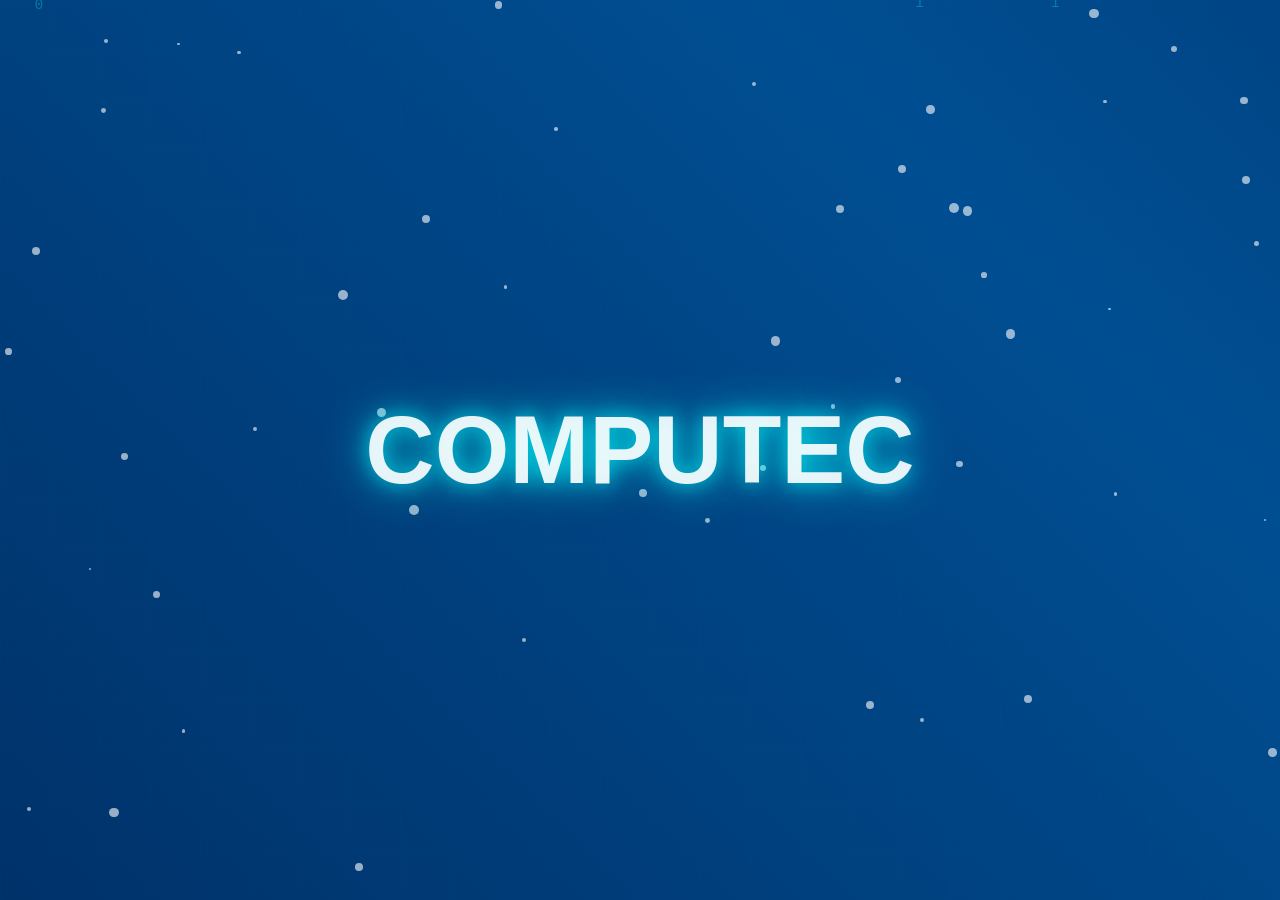
<file: computec-background.html>
<!DOCTYPE html>
<html lang="es">
<head>
    <meta charset="UTF-8">
    <meta name="viewport" content="width=device-width, initial-scale=1.0">
    <title>Computec - Fondo Animado</title>
    <style>
        * {
            margin: 0;
            padding: 0;
            box-sizing: border-box;
        }

        body {
            background: linear-gradient(45deg, #000428, #004e92, #000428);
            background-size: 400% 400%;
            height: 100vh;
            overflow: hidden;
            display: flex;
            justify-content: center;
            align-items: center;
            font-family: 'Arial', sans-serif;
            animation: gradientShift 8s ease infinite;
        }

        @keyframes gradientShift {
            0% { background-position: 0% 50%; }
            50% { background-position: 100% 50%; }
            100% { background-position: 0% 50%; }
        }

        .main-text {
            position: relative;
            z-index: 2;
            text-align: center;
        }

        .computec-text {
            font-size: 6rem;
            font-weight: bold;
            color: rgba(255, 255, 255, 0.9);
            text-shadow: 
                0 0 20px rgba(0, 255, 255, 0.7),
                0 0 40px rgba(0, 255, 255, 0.5),
                0 0 60px rgba(0, 255, 255, 0.3);
            animation: textGlow 3s ease-in-out infinite alternate;
        }

        @keyframes textGlow {
            from {
                text-shadow: 
                    0 0 20px rgba(0, 255, 255, 0.7),
                    0 0 40px rgba(0, 255, 255, 0.5),
                    0 0 60px rgba(0, 255, 255, 0.3);
            }
            to {
                text-shadow: 
                    0 0 30px rgba(0, 255, 255, 0.9),
                    0 0 60px rgba(0, 255, 255, 0.7),
                    0 0 80px rgba(0, 255, 255, 0.5);
            }
        }

        .particles {
            position: absolute;
            top: 0;
            left: 0;
            width: 100%;
            height: 100%;
            z-index: 1;
        }

        .particle {
            position: absolute;
            background: rgba(255, 255, 255, 0.6);
            border-radius: 50%;
            animation: float 6s infinite ease-in-out;
        }

        @keyframes float {
            0%, 100% {
                transform: translateY(0) rotate(0deg);
                opacity: 0.3;
            }
            50% {
                transform: translateY(-20px) rotate(180deg);
                opacity: 0.8;
            }
        }

        .tech-grid {
            position: absolute;
            top: 0;
            left: 0;
            width: 100%;
            height: 100%;
            z-index: 0;
            opacity: 0.1;
            background-image: 
                linear-gradient(rgba(0, 255, 255, 0.1) 1px, transparent 1px),
                linear-gradient(90deg, rgba(0, 255, 255, 0.1) 1px, transparent 1px);
            background-size: 50px 50px;
            animation: gridMove 20s linear infinite;
        }

        @keyframes gridMove {
            from { background-position: 0 0; }
            to { background-position: 50px 50px; }
        }

        .binary-rain {
            position: absolute;
            top: 0;
            left: 0;
            width: 100%;
            height: 100%;
            z-index: 0;
            overflow: hidden;
        }

        .binary-digit {
            position: absolute;
            color: rgba(0, 255, 255, 0.3);
            font-family: 'Courier New', monospace;
            font-size: 14px;
            animation: fall 10s linear infinite;
        }

        @keyframes fall {
            to { transform: translateY(100vh); }
        }

        @media (max-width: 768px) {
            .computec-text {
                font-size: 4rem;
            }
        }

        @media (max-width: 480px) {
            .computec-text {
                font-size: 3rem;
            }
        }
    </style>
</head>
<body>
    <div class="tech-grid"></div>
    <div class="particles" id="particles"></div>
    <div class="binary-rain" id="binaryRain"></div>
    
    <div class="main-text">
        <h1 class="computec-text">COMPUTEC</h1>
    </div>

    <script>
        // Crear partículas flotantes
        function createParticles() {
            const particlesContainer = document.getElementById('particles');
            for (let i = 0; i < 50; i++) {
                const particle = document.createElement('div');
                particle.className = 'particle';
                
                const size = Math.random() * 8 + 2;
                particle.style.width = `${size}px`;
                particle.style.height = `${size}px`;
                
                particle.style.left = `${Math.random() * 100}%`;
                particle.style.top = `${Math.random() * 100}%`;
                
                particle.style.animationDelay = `${Math.random() * 6}s`;
                particle.style.animationDuration = `${Math.random() * 4 + 4}s`;
                
                particlesContainer.appendChild(particle);
            }
        }

        // Crear lluvia binaria
        function createBinaryRain() {
            const rainContainer = document.getElementById('binaryRain');
            const digits = ['0', '1'];
            
            function createDigit() {
                const digit = document.createElement('div');
                digit.className = 'binary-digit';
                digit.textContent = digits[Math.floor(Math.random() * digits.length)];
                
                digit.style.left = `${Math.random() * 100}%`;
                digit.style.top = `${Math.random() * -100}px`;
                digit.style.animationDuration = `${Math.random() * 10 + 5}s`;
                digit.style.animationDelay = `${Math.random() * 2}s`;
                
                rainContainer.appendChild(digit);
                
                // Remover después de la animación
                setTimeout(() => {
                    digit.remove();
                }, parseInt(digit.style.animationDuration) * 1000);
            }
            
            // Crear dígitos continuamente
            setInterval(createDigit, 100);
            
            // Crear algunos iniciales
            for (let i = 0; i < 20; i++) {
                createDigit();
            }
        }

        // Inicializar animaciones
        document.addEventListener('DOMContentLoaded', () => {
            createParticles();
            createBinaryRain();
        });
    </script>
</body>
</html>
</file>
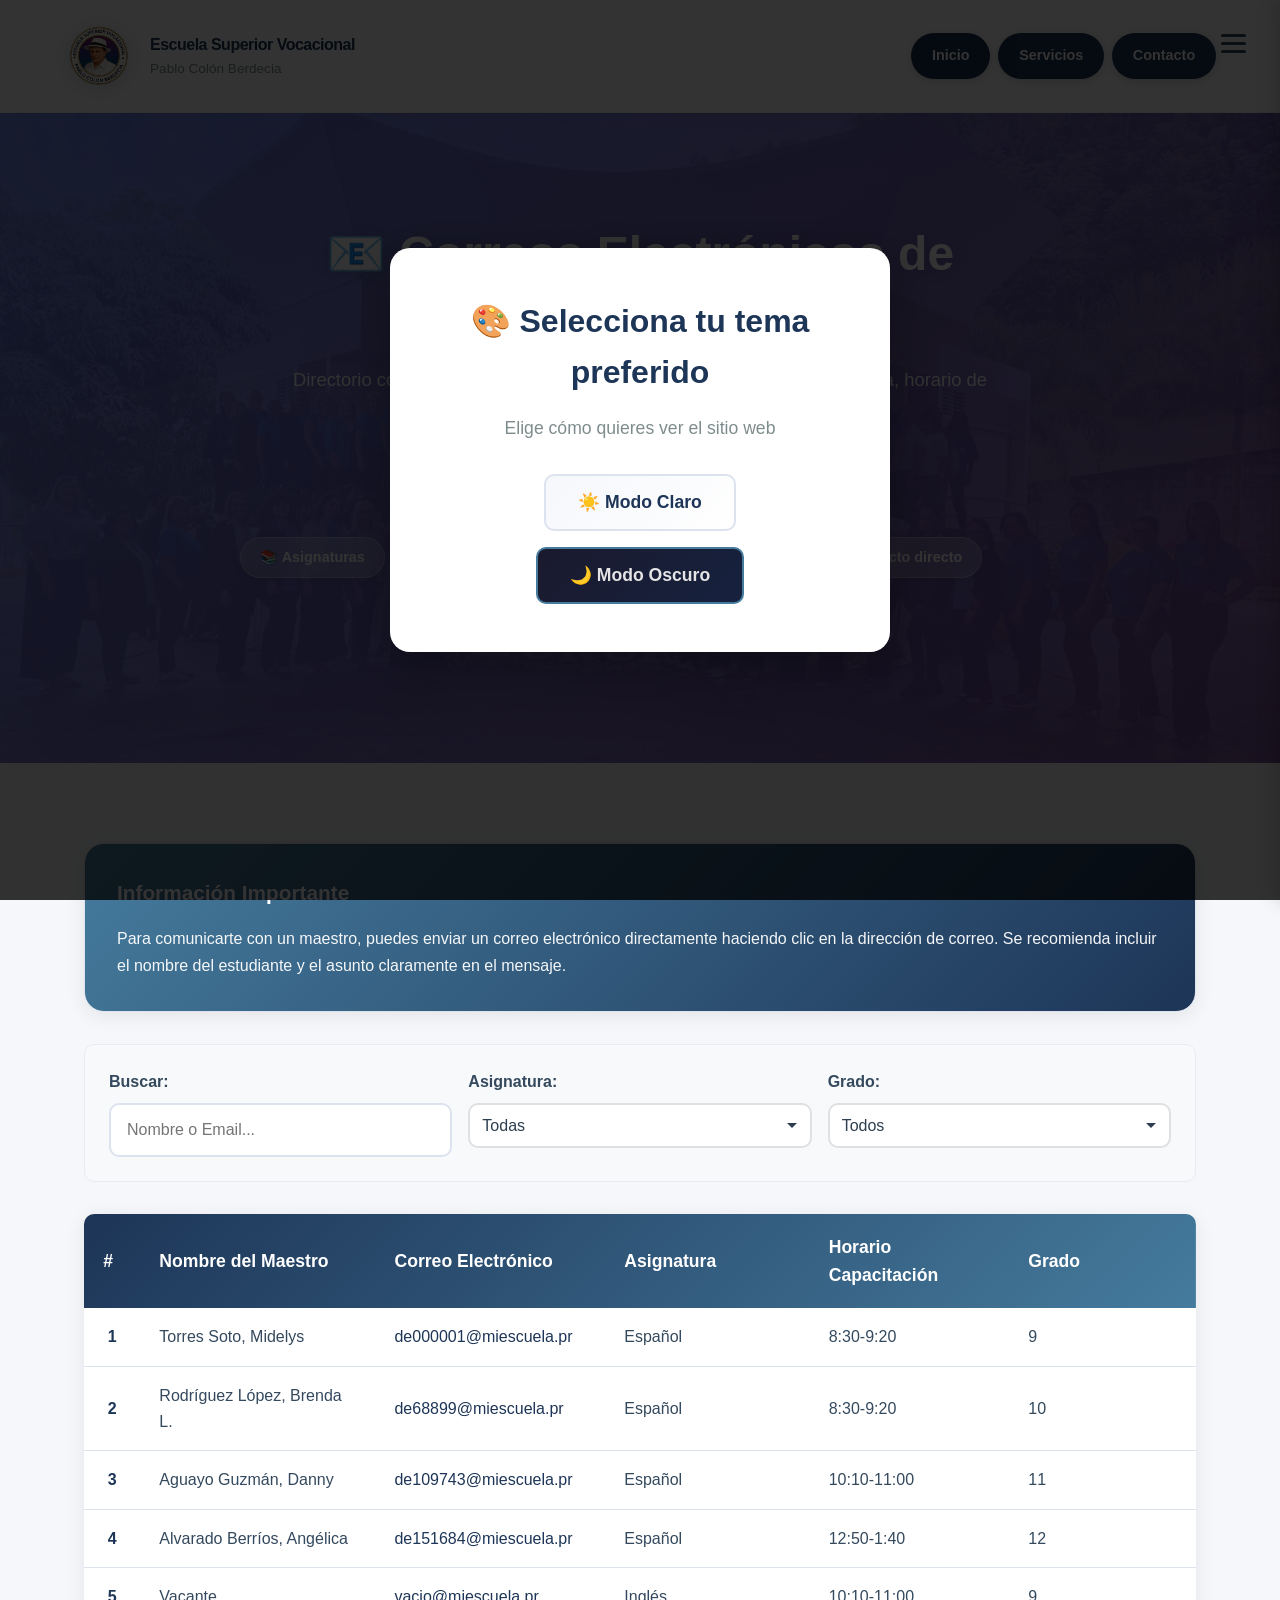
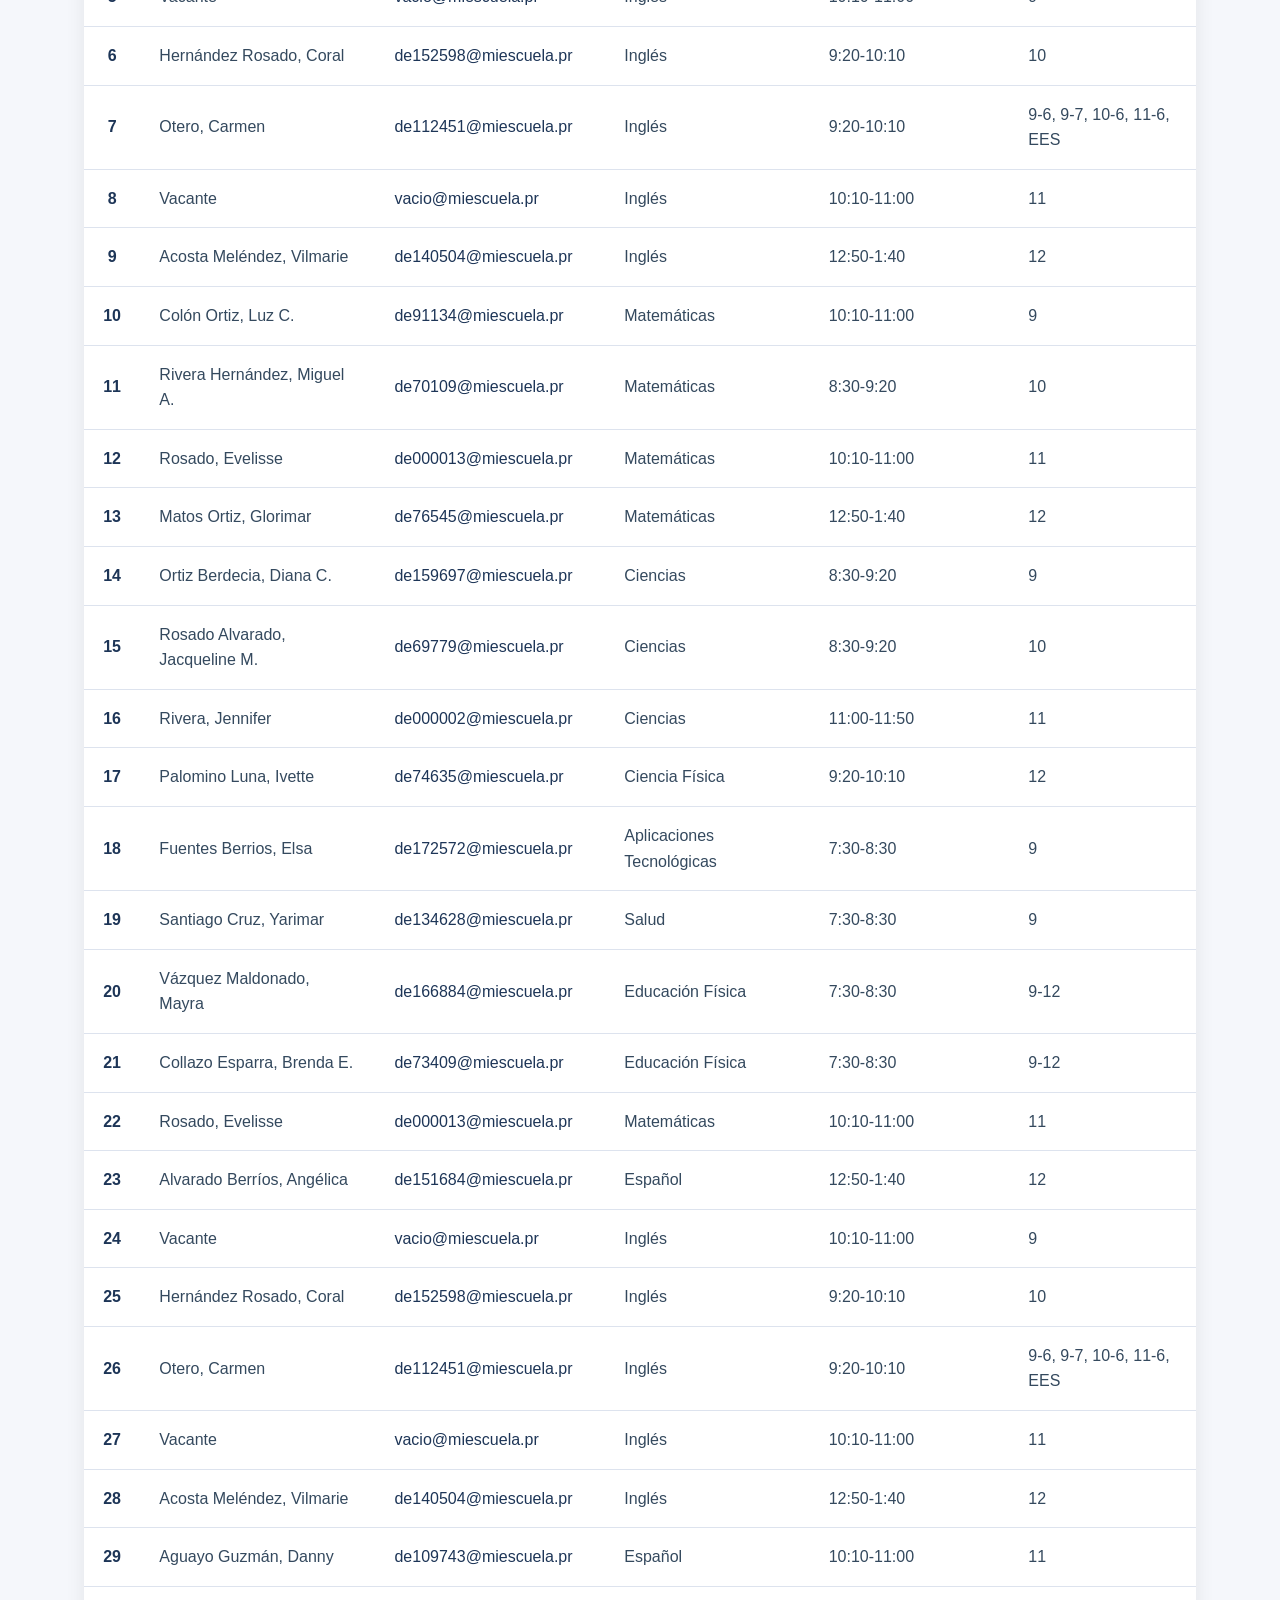
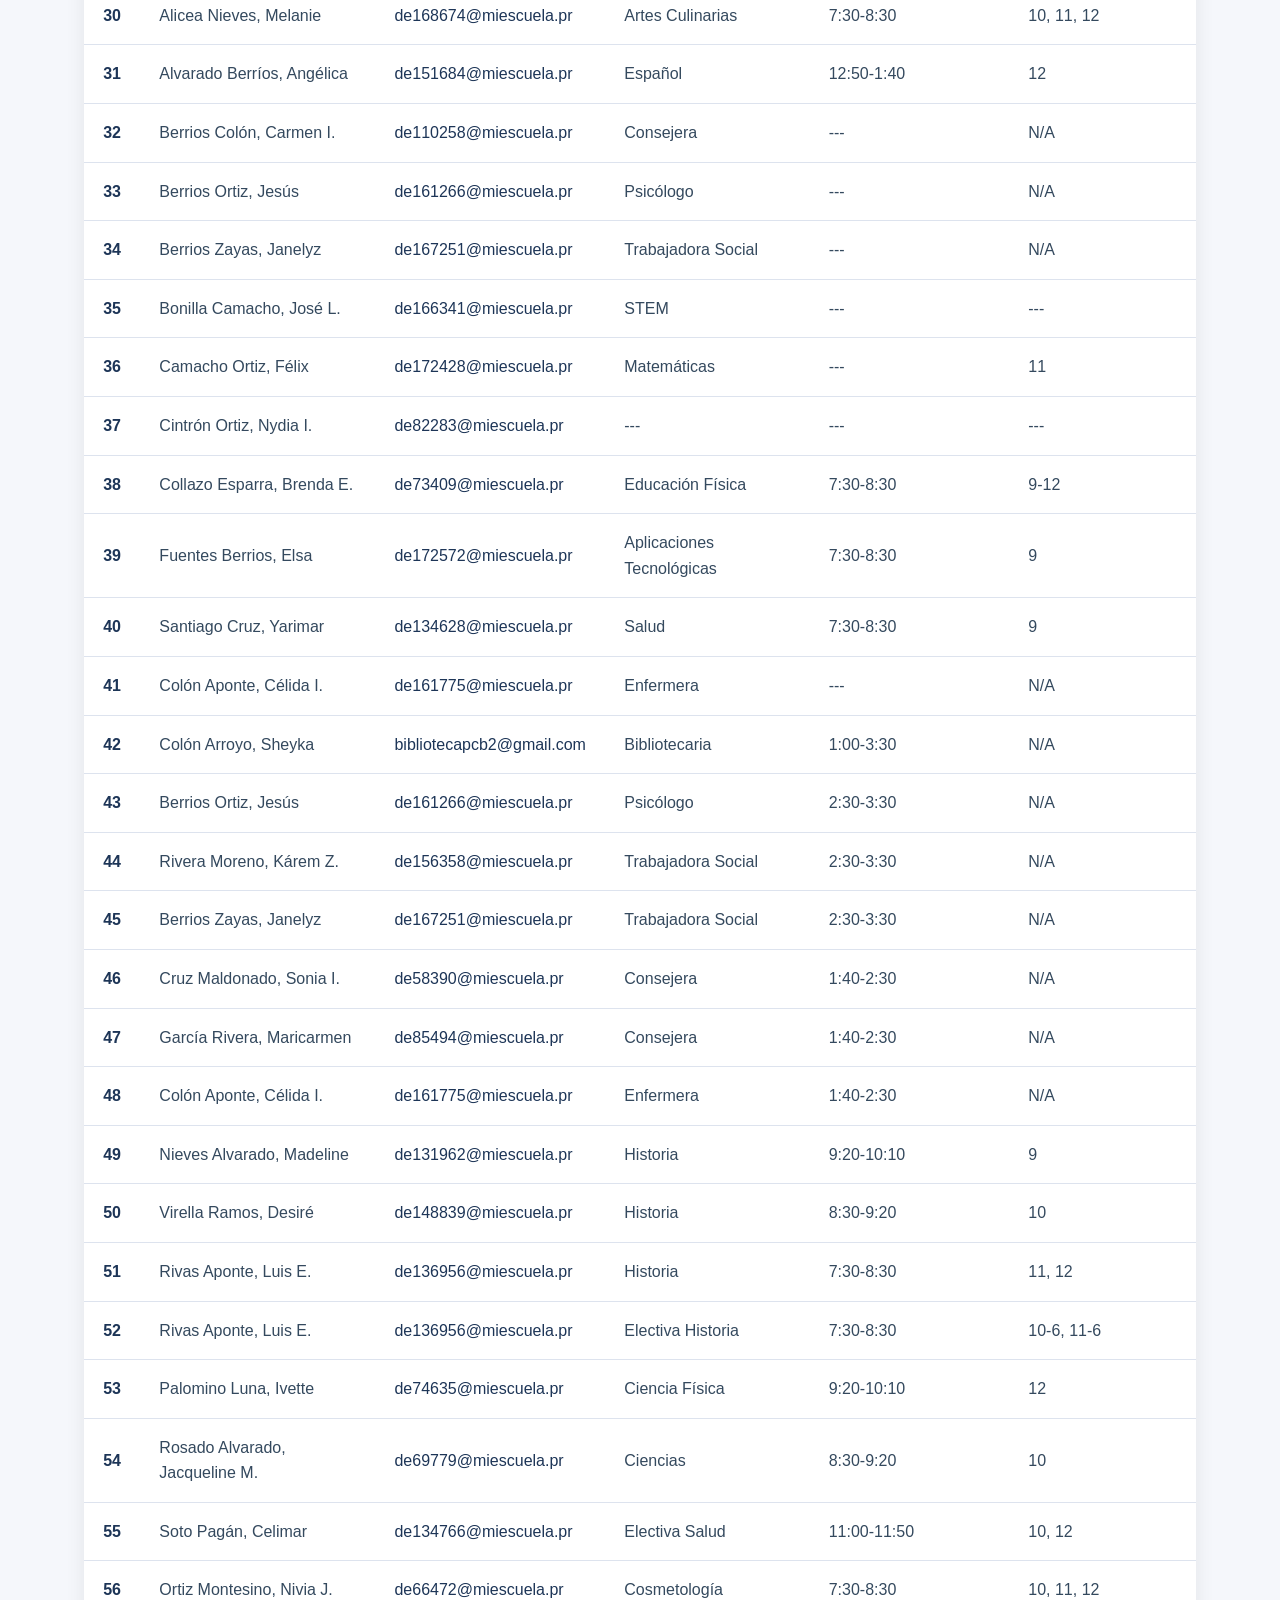
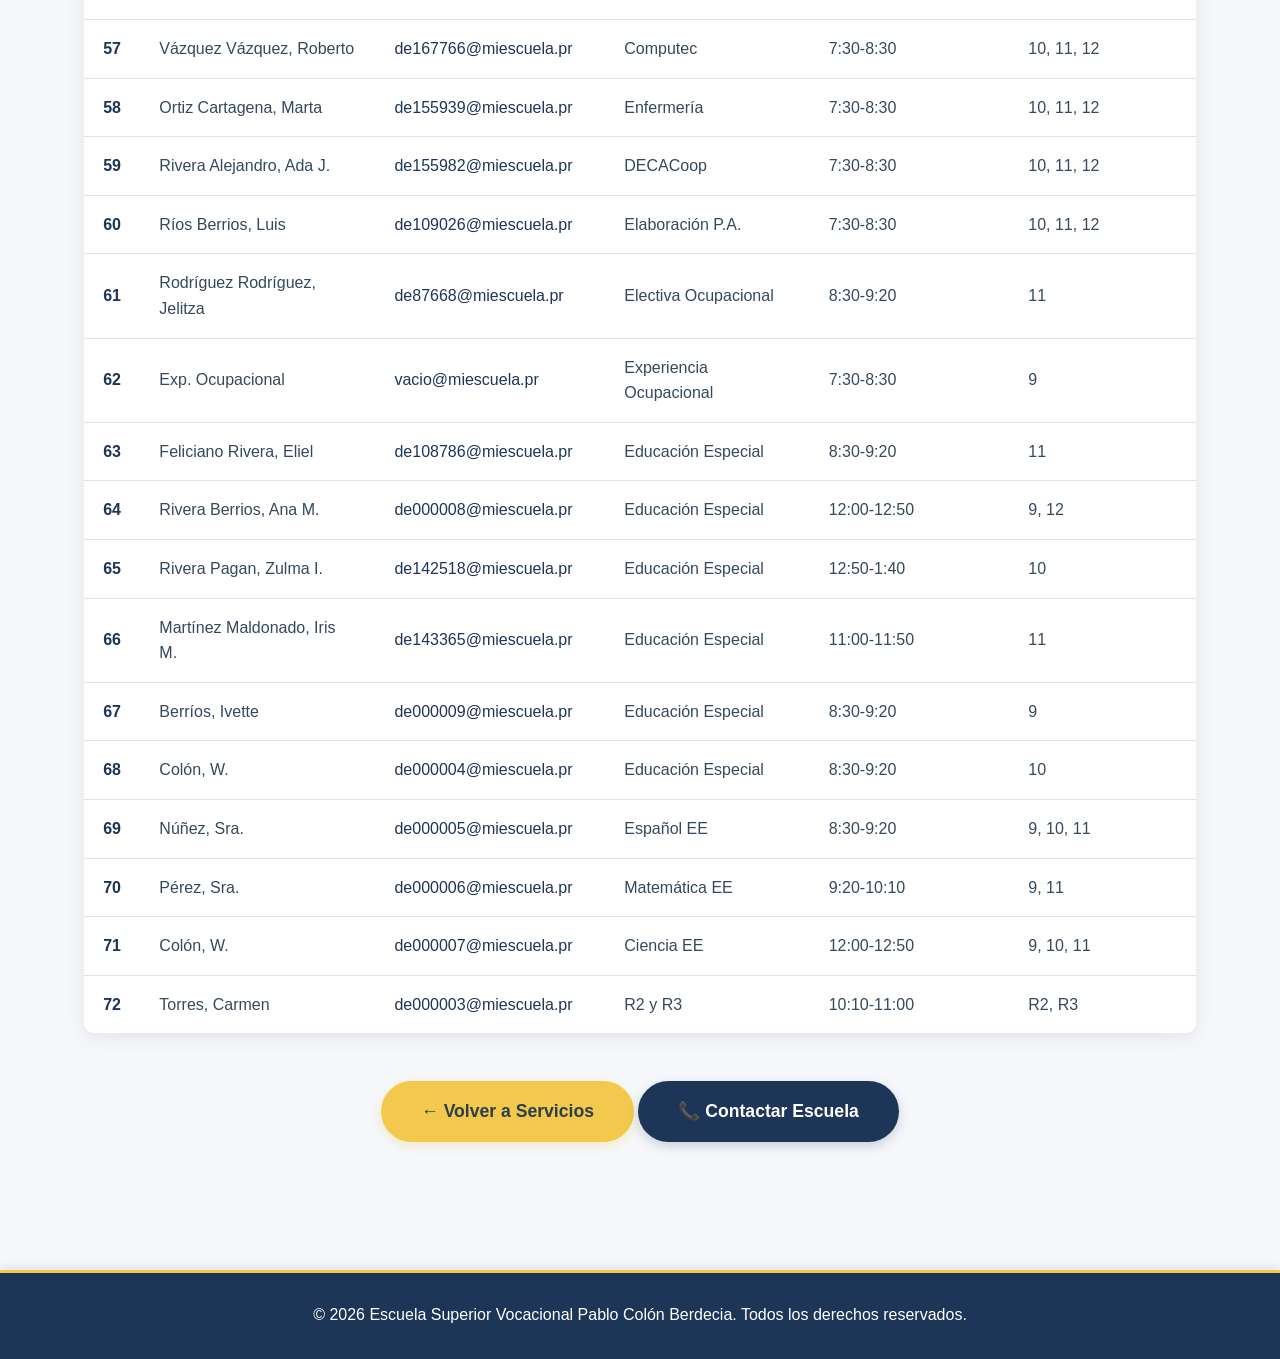
<file: correos-maestros-tabla.html>
<!DOCTYPE html>
<html lang="es" id="htmlRoot">

<head>
  <meta charset="UTF-8">
  <meta name="viewport" content="width=device-width, initial-scale=1.0">
  <title>Correos Electrónicos de Maestros – Escuela Superior Vocacional Pablo Colón Berdecia</title>
  <link rel="stylesheet" href="styles.css">
  <link rel="stylesheet" href="dark-mode-fix-v2.css?v=2">
  <link rel="stylesheet" href="dropdown-fix.css">
  <script src="translations.js"></script>
  <style>
    .email-table {
      width: 100%;
      border-collapse: collapse;
      margin: 2rem 0;
      background: white;
      box-shadow: 0 4px 20px rgba(0, 0, 0, 0.08);
      border-radius: 10px;
      overflow: hidden;
    }

    .email-table thead {
      background: linear-gradient(135deg, var(--primary), var(--primary-light));
      color: white;
    }

    .email-table th {
      padding: 1.2rem;
      text-align: left;
      font-weight: 600;
      font-size: 1.1rem;
    }

    .email-table td {
      padding: 1rem 1.2rem;
      border-bottom: 1px solid var(--border-soft);
    }

    .email-table td:first-child {
      text-align: center;
      font-weight: bold;
      color: var(--primary);
      min-width: 50px;
    }

    .email-table tbody tr:hover {
      background-color: #f8f9fa;
    }

    .email-table tbody tr:last-child td {
      border-bottom: none;
    }

    .email-link {
      color: var(--primary);
      text-decoration: none;
      transition: color 0.3s ease;
    }

    .email-link:hover {
      color: var(--primary-light);
      text-decoration: underline;
    }

    .search-box {
      width: 100%;
      max-width: 500px;
      padding: 1rem;
      margin: 2rem auto;
      border: 2px solid var(--border-soft);
      border-radius: 10px;
      font-size: 1rem;
      transition: border-color 0.3s ease;
    }

    .search-box:focus {
      outline: none;
      border-color: var(--primary);
    }

    @media (max-width: 768px) {
      .email-table {
        font-size: 0.9rem;
      }

      .email-table th,
      .email-table td {
        padding: 0.8rem;
      }
    }

    body.dark-mode .email-table {
      background: var(--bg-alt);
    }

    body.dark-mode .email-table tbody tr:hover {
      background-color: rgba(69, 123, 157, 0.1);
    }
  </style>
</head>

<body>
  <!-- Popup de selección de tema -->
  <div id="themePopup" class="theme-popup">
    <div class="theme-popup-content">
      <h2 data-translate="🎨 Selecciona tu tema preferido">🎨 Selecciona tu tema preferido</h2>
      <p data-translate="Elige cómo quieres ver el sitio web">Elige cómo quieres ver el sitio web</p>
      <div class="theme-buttons">
        <button class="theme-btn theme-btn-light" id="btnLightMode" data-translate="☀️ Modo Claro">
          ☀️ Modo Claro
        </button>
        <button class="theme-btn theme-btn-dark" id="btnDarkMode" data-translate="🌙 Modo Oscuro">
          🌙 Modo Oscuro
        </button>
      </div>
    </div>
  </div>

  <script>
    // Script inline para modo claro/oscuro
    (function () {
      function hidePopup() {
        document.getElementById('themePopup').classList.add('hidden');
      }

      function setLightMode() {
        document.body.classList.remove('dark-mode');
        localStorage.setItem('theme', 'light');
        hidePopup();
      }

      function setDarkMode() {
        document.body.classList.add('dark-mode');
        localStorage.setItem('theme', 'dark');
        hidePopup();
      }

      function checkTheme() {
        const savedTheme = localStorage.getItem('theme');
        if (savedTheme === 'dark') {
          document.body.classList.add('dark-mode');
          hidePopup();
        } else if (savedTheme === 'light') {
          hidePopup();
        }
      }

      // Ejecutar inmediatamente
      checkTheme();

      document.addEventListener('DOMContentLoaded', function () {
        const btnLight = document.getElementById('btnLightMode');
        const btnDark = document.getElementById('btnDarkMode');

        if (btnLight) {
          btnLight.addEventListener('click', setLightMode);
        }
        if (btnDark) {
          btnDark.addEventListener('click', setDarkMode);
        }
      });
    })();
  </script>

  <header class="site-header">
    <div class="container header-inner">
      <div class="logo-area">
        <img src="LOGO6.png" alt="Logo Escuela" class="logo-image">
        <div class="logo-text">
          <span class="logo-title" data-translate="Escuela Superior Vocacional">Escuela Superior Vocacional</span>
          <span class="logo-subtitle">Pablo Colón Berdecia</span>
        </div>
      </div>

      <!-- Hamburger Menu Button -->
      <button class="hamburger-menu" id="hamburgerBtn" aria-label="Menu">
        <span></span>
        <span></span>
        <span></span>
      </button>

      <button class="menu-toggle" aria-label="Toggle menu">
        <span></span>
        <span></span>
        <span></span>
      </button>
      <nav class="main-nav">
        <ul>
          <li><a href="index.html#inicio" data-translate="Inicio">Inicio</a></li>
          <li><a href="index.html#servicios" data-translate="Servicios">Servicios</a></li>
          <li><a href="index.html#contacto" data-translate="Contacto">Contacto</a></li>
        </ul>
      </nav>
    </div>
  </header>

  <!-- Sidebar Menu -->
  <div class="sidebar-overlay" id="sidebarOverlay"></div>
  <div class="sidebar-menu" id="sidebarMenu">
    <div class="sidebar-header">
      <h3 data-translate="Menú">Menú</h3>
      <button class="sidebar-close" id="closeSidebar">&times;</button>
    </div>
    <div class="sidebar-content">
      <!-- Navegación Principal -->
      <a href="index.html" class="sidebar-item sidebar-link">
        <span class="sidebar-icon">🏠</span>
        <span class="sidebar-text" data-translate="Inicio">Inicio</span>
        <span class="sidebar-arrow">›</span>
      </a>

      <a href="quienes-somos.html" class="sidebar-item sidebar-link">
        <span class="sidebar-icon">🏫</span>
        <span class="sidebar-text" data-translate="Quiénes Somos">Quiénes Somos</span>
        <span class="sidebar-arrow">›</span>
      </a>

      <!-- Servicios Digitales (Expandible) -->
      <div class="sidebar-item" id="servicesToggle">
        <span class="sidebar-icon">💻</span>
        <span class="sidebar-text" data-translate="Servicios Digitales">Servicios Digitales</span>
        <span class="sidebar-arrow">›</span>
      </div>
      <div class="theme-options" id="servicesOptions" style="display: none;">
        <a href="matricula.html" class="theme-option">
          <span>📝</span> Matrícula Online
        </a>
        <a href="solicitudes.html" class="theme-option">
          <span>📄</span> Solicitud de Documentos
        </a>
        <a href="https://pcbsystempr-cyber.github.io/Servicio-Tecnico/" class="theme-option">
          <span>🔧</span> Servicios Técnicos
        </a>
        <a href="orientacion.html" class="theme-option">
          <span>🧠</span> Orientación
        </a>
        <a href="biblioteca.html" class="theme-option">
          <span>📚</span> Biblioteca
        </a>
        <a href="comedor.html" class="theme-option">
          <span>🍽️</span> Comedor
        </a>
        <a href="padres.html" class="theme-option">
          <span>👨‍👩‍👧</span> Portal de Padres
        </a>
        <a href="seguridad.html" class="theme-option">
          <span>🛡️</span> Seguridad
        </a>

      </div>

      <a href="participacion-comunitaria.html" class="sidebar-item sidebar-link">
        <span class="sidebar-icon">🎓</span>
        <span class="sidebar-text" data-translate="Vida Estudiantil">Vida Estudiantil</span>
        <span class="sidebar-arrow">›</span>
      </a>

      <a href="normas-reglamentos.html" class="sidebar-item sidebar-link">
        <span class="sidebar-icon">📋</span>
        <span class="sidebar-text" data-translate="Normas">Normas</span>
        <span class="sidebar-arrow">›</span>
      </a>

      <!-- Separador -->
      <div style="border-top: 1px solid rgba(255,255,255,0.1); margin: 1rem 0;"></div>

      <!-- Cambiar Tema -->
      <div class="sidebar-item" id="themeToggle">
        <span class="sidebar-icon">🎨</span>
        <span class="sidebar-text" data-translate="Cambiar Tema">Cambiar Tema</span>
        <span class="sidebar-arrow">›</span>
      </div>
      <div class="theme-options" id="themeOptions" style="display: none;">
        <button class="theme-option" id="selectLightTheme" data-translate="Modo Claro">
          <span>☀️</span> Modo Claro
        </button>
        <button class="theme-option" id="selectDarkTheme" data-translate="Modo Oscuro">
          <span>🌙</span> Modo Oscuro
        </button>
      </div>

      <!-- Cambiar Idioma -->
      <div class="sidebar-item" id="languageToggle">
        <span class="sidebar-icon">🌐</span>
        <span class="sidebar-text" data-translate="Cambiar Idioma">Cambiar Idioma</span>
        <span class="sidebar-arrow">›</span>
      </div>
      <div class="theme-options" id="languageOptions" style="display: none;">
        <button class="theme-option" id="selectSpanish" data-translate="Español">
          <span>🇵🇷</span> Español
        </button>
        <button class="theme-option" id="selectEnglish" data-translate="English">
          <span>🇺🇸</span> English
        </button>
      </div>

      <!-- Separador -->
      <div style="border-top: 1px solid rgba(255,255,255,0.1); margin: 1rem 0;"></div>

      <!-- Dashboard Administrativo -->
      <a href="admin.html" class="sidebar-item sidebar-link">
        <span class="sidebar-icon">⚙️</span>
        <span class="sidebar-text" data-translate="Dashboard Admin">Dashboard Admin</span>
        <span class="sidebar-arrow">›</span>
      </a>
    </div>
  </div>

  <script>
    // Hamburger menu functionality
    (function () {
      const hamburgerBtn = document.getElementById('hamburgerBtn');
      const sidebarMenu = document.getElementById('sidebarMenu');
      const sidebarOverlay = document.getElementById('sidebarOverlay');
      const closeSidebar = document.getElementById('closeSidebar');
      const themeToggle = document.getElementById('themeToggle');
      const themeOptions = document.getElementById('themeOptions');
      const languageToggle = document.getElementById('languageToggle');
      const languageOptions = document.getElementById('languageOptions');
      const selectLightTheme = document.getElementById('selectLightTheme');
      const selectDarkTheme = document.getElementById('selectDarkTheme');
      const selectSpanish = document.getElementById('selectSpanish');
      const selectEnglish = document.getElementById('selectEnglish');
      const servicesToggle = document.getElementById('servicesToggle');
      const servicesOptions = document.getElementById('servicesOptions');

      function openSidebarMenu() {
        sidebarMenu.classList.add('active');
        sidebarOverlay.classList.add('active');
      }

      function closeSidebarMenu() {
        sidebarMenu.classList.remove('active');
        sidebarOverlay.classList.remove('active');
        if (themeOptions) themeOptions.style.display = 'none';
        if (languageOptions) languageOptions.style.display = 'none';
      }

      if (hamburgerBtn) {
        hamburgerBtn.addEventListener('click', openSidebarMenu);
      }

      if (closeSidebar) {
        closeSidebar.addEventListener('click', closeSidebarMenu);
      }

      if (sidebarOverlay) {
        sidebarOverlay.addEventListener('click', closeSidebarMenu);
      }

      // Services toggle
      if (servicesToggle) {
        servicesToggle.addEventListener('click', function () {
          const isVisible = servicesOptions.style.display === 'block';
          servicesOptions.style.display = isVisible ? 'none' : 'block';
        });
      }

      // Theme toggle
      if (themeToggle) {
        themeToggle.addEventListener('click', function () {
          const isVisible = themeOptions.style.display === 'block';
          themeOptions.style.display = isVisible ? 'none' : 'block';
          languageOptions.style.display = 'none';
        });
      }

      // Language toggle
      if (languageToggle) {
        languageToggle.addEventListener('click', function () {
          const isVisible = languageOptions.style.display === 'block';
          languageOptions.style.display = isVisible ? 'none' : 'block';
          themeOptions.style.display = 'none';
        });
      }

      // Select Light Theme
      if (selectLightTheme) {
        selectLightTheme.addEventListener('click', function () {
          document.body.classList.remove('dark-mode');
          localStorage.setItem('theme', 'light');
          closeSidebarMenu();
        });
      }

      // Select Dark Theme
      if (selectDarkTheme) {
        selectDarkTheme.addEventListener('click', function () {
          document.body.classList.add('dark-mode');
          localStorage.setItem('theme', 'dark');
          closeSidebarMenu();
        });
      }

      // Seleccionar idioma español
      if (selectSpanish) {
        selectSpanish.addEventListener('click', function () {
          localStorage.setItem('language', 'es');
          const htmlRoot = document.getElementById('htmlRoot');
          if (htmlRoot) htmlRoot.setAttribute('lang', 'es');
          if (typeof translatePage === 'function') {
            translatePage('es');
          }
          closeSidebarMenu();
        });
      }

      // Seleccionar idioma inglés
      if (selectEnglish) {
        selectEnglish.addEventListener('click', function () {
          localStorage.setItem('language', 'en');
          const htmlRoot = document.getElementById('htmlRoot');
          if (htmlRoot) htmlRoot.setAttribute('lang', 'en');
          if (typeof translatePage === 'function') {
            translatePage('en');
          }
          closeSidebarMenu();
        });
      }
    })();
  </script>

  <!-- Hero -->
  <section class="hero">
    <div class="container">
      <div class="hero-content-centered">
        <h1 data-translate="📧 Correos Electrónicos de Maestros">📧 Correos Electrónicos de Maestros</h1>
        <p data-translate="Directorio completo del personal docente. Encuentra el correo, asignatura, horario de capacitación y grado de cada maestro.">
          Directorio completo del personal docente. Encuentra el correo, asignatura, horario de capacitación y grado de cada maestro.
        </p>
        <div class="hero-actions">
          <a href="#emailTable" class="btn btn-primary" data-translate="📋 Ver directorio">📋 Ver directorio</a>
          <a href="index.html#servicios" class="btn btn-secondary" data-translate="← Volver a servicios">← Volver a servicios</a>
        </div>
        <div class="hero-tags">
          <span>📚 Asignaturas</span>
          <span>🎓 Grados 9–12</span>
          <span>🕐 Horarios de capacitación</span>
          <span>✉️ Contacto directo</span>
        </div>
      </div>
    </div>
  </section>

  <!-- Contenido principal -->
  <section class="section">
    <div class="container">
      <!-- Información importante -->
      <div class="card"
        style="margin-bottom: 2rem; background: linear-gradient(135deg, var(--primary-light), var(--primary)); color: white;">
        <h3 style="color: white; margin-bottom: 1rem;" data-translate="Información Importante">📌 Información Importante
        </h3>
        <p style="color: rgba(255,255,255,0.95);"
          data-translate="Para comunicarte con un maestro, puedes enviar un correo electrónico directamente haciendo clic en la dirección de correo. Se recomienda incluir el nombre del estudiante y el asunto claramente en el mensaje.">
          Para comunicarte con un maestro, puedes enviar un correo electrónico directamente haciendo clic en la
          dirección de correo. Se recomienda incluir el nombre del estudiante y el asunto claramente en el mensaje.
        </p>
      </div>

      <!-- Filtros Avanzados -->
      <div class="filters-container"
        style="background: #f8f9fa; padding: 1.5rem; border-radius: 10px; margin-bottom: 2rem; border: 1px solid #e9ecef;">
        <div style="display: grid; grid-template-columns: repeat(auto-fit, minmax(200px, 1fr)); gap: 1rem;">
          <!-- Buscador -->
          <div>
            <label for="searchInput"
              style="display: block; margin-bottom: 0.5rem; font-weight: 600; color: #34495e;">Buscar:</label>
            <input type="text" id="searchInput" class="search-box" placeholder="Nombre o Email..."
              style="margin: 0; width: 100%;" onkeyup="filterTable()">
          </div>
          <!-- Filtro Asignatura -->
          <div>
            <label for="subjectFilter"
              style="display: block; margin-bottom: 0.5rem; font-weight: 600; color: #34495e;">Asignatura:</label>
            <select id="subjectFilter" class="search-box" style="margin: 0; width: 100%;" onchange="filterTable()">
              <option value="">Todas</option>
              <option value="Matemáticas">Matemáticas</option>
              <option value="Español">Español</option>
              <option value="Inglés">Inglés</option>
              <option value="Ciencia">Ciencia</option>
              <option value="Historia">Historia</option>
              <option value="Vocacional">Vocacional</option>
              <option value="Educación Física">Educación Física</option>
              <option value="Bellas Artes">Bellas Artes</option>
              <option value="Otro">Otro</option>
            </select>
          </div>
          <!-- Filtro Grado -->
          <div>
            <label for="gradeFilter"
              style="display: block; margin-bottom: 0.5rem; font-weight: 600; color: #34495e;">Grado:</label>
            <select id="gradeFilter" class="search-box" style="margin: 0; width: 100%;" onchange="filterTable()">
              <option value="">Todos</option>
              <option value="9">9no</option>
              <option value="10">10mo</option>
              <option value="11">11mo</option>
              <option value="12">12mo</option>
            </select>
          </div>
        </div>
      </div>

      <!-- Tabla de correos -->
      <table class="email-table" id="emailTable">
        <thead>
          <tr>
            <th>#</th>
            <th data-translate="Nombre del Maestro">Nombre del Maestro</th>
            <th data-translate="Correo Electrónico">Correo Electrónico</th>
            <th data-translate="Asignatura">Asignatura</th>
            <th data-translate="Horario Capacitación">Horario Capacitación</th>
            <th data-translate="Grado">Grado</th>
          </tr>
        </thead>
        <tbody id="emailTableBody">
          <tr>
            <td>Torres Soto, Midelys</td>
            <td><a href="mailto:de000001@miescuela.pr" class="email-link">de000001@miescuela.pr</a></td>
            <td>Español</td>
            <td>8:30-9:20</td>
            <td>9</td>
          </tr>
          <tr>
            <td>Rodríguez López, Brenda L.</td>
            <td><a href="mailto:de68899@miescuela.pr" class="email-link">de68899@miescuela.pr</a></td>
            <td>Español</td>
            <td>8:30-9:20</td>
            <td>10</td>
          </tr>
          <tr>
            <td>Aguayo Guzmán, Danny</td>
            <td><a href="mailto:de109743@miescuela.pr" class="email-link">de109743@miescuela.pr</a></td>
            <td>Español</td>
            <td>10:10-11:00</td>
            <td>11</td>
          </tr>
          <tr>
            <td>Alvarado Berríos, Angélica</td>
            <td><a href="mailto:de151684@miescuela.pr" class="email-link">de151684@miescuela.pr</a></td>
            <td>Español</td>
            <td>12:50-1:40</td>
            <td>12</td>
          </tr>
          <tr>
            <td>Vacante</td>
            <td><a href="mailto:vacio@miescuela.pr" class="email-link">vacio@miescuela.pr</a></td>
            <td>Inglés</td>
            <td>10:10-11:00</td>
            <td>9</td>
          </tr>
          <tr>
            <td>Hernández Rosado, Coral</td>
            <td><a href="mailto:de152598@miescuela.pr" class="email-link">de152598@miescuela.pr</a></td>
            <td>Inglés</td>
            <td>9:20-10:10</td>
            <td>10</td>
          </tr>
          <tr>
            <td>Otero, Carmen</td>
            <td><a href="mailto:de112451@miescuela.pr" class="email-link">de112451@miescuela.pr</a></td>
            <td>Inglés</td>
            <td>9:20-10:10</td>
            <td>9-6, 9-7, 10-6, 11-6, EES</td>
          </tr>
          <tr>
            <td>Vacante</td>
            <td><a href="mailto:vacio@miescuela.pr" class="email-link">vacio@miescuela.pr</a></td>
            <td>Inglés</td>
            <td>10:10-11:00</td>
            <td>11</td>
          </tr>
          <tr>
            <td>Acosta Meléndez, Vilmarie</td>
            <td><a href="mailto:de140504@miescuela.pr" class="email-link">de140504@miescuela.pr</a></td>
            <td>Inglés</td>
            <td>12:50-1:40</td>
            <td>12</td>
          </tr>
          <tr>
            <td>Colón Ortiz, Luz C.</td>
            <td><a href="mailto:de91134@miescuela.pr" class="email-link">de91134@miescuela.pr</a></td>
            <td>Matemáticas</td>
            <td>10:10-11:00</td>
            <td>9</td>
          </tr>
          <tr>
            <td>Rivera Hernández, Miguel A.</td>
            <td><a href="mailto:de70109@miescuela.pr" class="email-link">de70109@miescuela.pr</a></td>
            <td>Matemáticas</td>
            <td>8:30-9:20</td>
            <td>10</td>
          </tr>
          <tr>
            <td>Rosado, Evelisse</td>
            <td><a href="mailto:de000013@miescuela.pr" class="email-link">de000013@miescuela.pr</a></td>
            <td>Matemáticas</td>
            <td>10:10-11:00</td>
            <td>11</td>
          </tr>
          <tr>
            <td>Matos Ortiz, Glorimar</td>
            <td><a href="mailto:de76545@miescuela.pr" class="email-link">de76545@miescuela.pr</a></td>
            <td>Matemáticas</td>
            <td>12:50-1:40</td>
            <td>12</td>
          </tr>
          <tr>
            <td>Ortiz Berdecia, Diana C.</td>
            <td><a href="mailto:de159697@miescuela.pr" class="email-link">de159697@miescuela.pr</a></td>
            <td>Ciencias</td>
            <td>8:30-9:20</td>
            <td>9</td>
          </tr>
          <tr>
            <td>Rosado Alvarado, Jacqueline M.</td>
            <td><a href="mailto:de69779@miescuela.pr" class="email-link">de69779@miescuela.pr</a></td>
            <td>Ciencias</td>
            <td>8:30-9:20</td>
            <td>10</td>
          </tr>
          <tr>
            <td>Rivera, Jennifer</td>
            <td><a href="mailto:de000002@miescuela.pr" class="email-link">de000002@miescuela.pr</a></td>
            <td>Ciencias</td>
            <td>11:00-11:50</td>
            <td>11</td>
          </tr>
          <tr>
            <td>Palomino Luna, Ivette</td>
            <td><a href="mailto:de74635@miescuela.pr" class="email-link">de74635@miescuela.pr</a></td>
            <td>Ciencia Física</td>
            <td>9:20-10:10</td>
            <td>12</td>
          </tr>
          <tr>
            <td>Fuentes Berrios, Elsa</td>
            <td><a href="mailto:de172572@miescuela.pr" class="email-link">de172572@miescuela.pr</a></td>
            <td>Aplicaciones Tecnológicas</td>
            <td>7:30-8:30</td>
            <td>9</td>
          </tr>
          <tr>
            <td>Santiago Cruz, Yarimar</td>
            <td><a href="mailto:de134628@miescuela.pr" class="email-link">de134628@miescuela.pr</a></td>
            <td>Salud</td>
            <td>7:30-8:30</td>
            <td>9</td>
          </tr>
          <tr>
            <td>Vázquez Maldonado, Mayra</td>
            <td><a href="mailto:de166884@miescuela.pr" class="email-link">de166884@miescuela.pr</a></td>
            <td>Educación Física</td>
            <td>7:30-8:30</td>
            <td>9-12</td>
          </tr>
          <tr>
            <td>Collazo Esparra, Brenda E.</td>
            <td><a href="mailto:de73409@miescuela.pr" class="email-link">de73409@miescuela.pr</a></td>
            <td>Educación Física</td>
            <td>7:30-8:30</td>
            <td>9-12</td>
          </tr>
<tr>
            <td>Rosado, Evelisse</td>
            <td><a href="mailto:de000013@miescuela.pr" class="email-link">de000013@miescuela.pr</a></td>
            <td>Matemáticas</td>
            <td>10:10-11:00</td>
            <td>11</td>
          </tr>
          <tr>
            <td>Alvarado Berríos, Angélica</td>
            <td><a href="mailto:de151684@miescuela.pr" class="email-link">de151684@miescuela.pr</a></td>
            <td>Español</td>
            <td>12:50-1:40</td>
            <td>12</td>
          </tr>
          <tr>
            <td>Vacante</td>
            <td><a href="mailto:vacio@miescuela.pr" class="email-link">vacio@miescuela.pr</a></td>
            <td>Inglés</td>
            <td>10:10-11:00</td>
            <td>9</td>
          </tr>
          <tr>
            <td>Hernández Rosado, Coral</td>
            <td><a href="mailto:de152598@miescuela.pr" class="email-link">de152598@miescuela.pr</a></td>
            <td>Inglés</td>
            <td>9:20-10:10</td>
            <td>10</td>
          </tr>
          <tr>
            <td>Otero, Carmen</td>
            <td><a href="mailto:de112451@miescuela.pr" class="email-link">de112451@miescuela.pr</a></td>
            <td>Inglés</td>
            <td>9:20-10:10</td>
            <td>9-6, 9-7, 10-6, 11-6, EES</td>
          </tr>
          <tr>
            <td>Vacante</td>
            <td><a href="mailto:vacio@miescuela.pr" class="email-link">vacio@miescuela.pr</a></td>
            <td>Inglés</td>
            <td>10:10-11:00</td>
            <td>11</td>
          </tr>
          <tr>
            <td>Acosta Meléndez, Vilmarie</td>
            <td><a href="mailto:de140504@miescuela.pr" class="email-link">de140504@miescuela.pr</a></td>
            <td>Inglés</td>
            <td>12:50-1:40</td>
            <td>12</td>
          </tr>
          <tr>
            <td>Aguayo Guzmán, Danny</td>
            <td><a href="mailto:de109743@miescuela.pr" class="email-link">de109743@miescuela.pr</a></td>
            <td>Español</td>
            <td>10:10-11:00</td>
            <td>11</td>
          </tr>
          <tr>
            <td>Alicea Nieves, Melanie</td>
            <td><a href="mailto:de168674@miescuela.pr" class="email-link">de168674@miescuela.pr</a></td>
            <td>Artes Culinarias</td>
            <td>7:30-8:30</td>
            <td>10, 11, 12</td>
          </tr>
          <tr>
            <td>Alvarado Berríos, Angélica</td>
            <td><a href="mailto:de151684@miescuela.pr" class="email-link">de151684@miescuela.pr</a></td>
            <td>Español</td>
            <td>12:50-1:40</td>
            <td>12</td>
          </tr>
          <tr>
            <td>Berrios Colón, Carmen I.</td>
            <td><a href="mailto:de110258@miescuela.pr" class="email-link">de110258@miescuela.pr</a></td>
            <td>Consejera</td>
            <td>---</td>
            <td>N/A</td>
          </tr>
          <tr>
            <td>Berrios Ortiz, Jesús</td>
            <td><a href="mailto:de161266@miescuela.pr" class="email-link">de161266@miescuela.pr</a></td>
            <td>Psicólogo</td>
            <td>---</td>
            <td>N/A</td>
          </tr>
          <tr>
            <td>Berrios Zayas, Janelyz</td>
            <td><a href="mailto:de167251@miescuela.pr" class="email-link">de167251@miescuela.pr</a></td>
            <td>Trabajadora Social</td>
            <td>---</td>
            <td>N/A</td>
          </tr>
          <tr>
            <td>Bonilla Camacho, José L.</td>
            <td><a href="mailto:de166341@miescuela.pr" class="email-link">de166341@miescuela.pr</a></td>
            <td>STEM</td>
            <td>---</td>
            <td>---</td>
          </tr>
          <tr>
            <td>Camacho Ortiz, Félix</td>
            <td><a href="mailto:de172428@miescuela.pr" class="email-link">de172428@miescuela.pr</a></td>
            <td>Matemáticas</td>
            <td>---</td>
            <td>11</td>
          </tr>
          <tr>
            <td>Cintrón Ortiz, Nydia I.</td>
            <td><a href="mailto:de82283@miescuela.pr" class="email-link">de82283@miescuela.pr</a></td>
            <td>---</td>
            <td>---</td>
            <td>---</td>
          </tr>
<tr>
            <td>Collazo Esparra, Brenda E.</td>
            <td><a href="mailto:de73409@miescuela.pr" class="email-link">de73409@miescuela.pr</a></td>
            <td>Educación Física</td>
            <td>7:30-8:30</td>
            <td>9-12</td>
          </tr>
          <tr>
            <td>Fuentes Berrios, Elsa</td>
            <td><a href="mailto:de172572@miescuela.pr" class="email-link">de172572@miescuela.pr</a></td>
            <td>Aplicaciones Tecnológicas</td>
            <td>7:30-8:30</td>
            <td>9</td>
          </tr>
          <tr>
            <td>Santiago Cruz, Yarimar</td>
            <td><a href="mailto:de134628@miescuela.pr" class="email-link">de134628@miescuela.pr</a></td>
            <td>Salud</td>
            <td>7:30-8:30</td>
            <td>9</td>
          </tr>
          <tr>
            <td>Colón Aponte, Célida I.</td>
            <td><a href="mailto:de161775@miescuela.pr" class="email-link">de161775@miescuela.pr</a></td>
            <td>Enfermera</td>
            <td>---</td>
            <td>N/A</td>
          </tr>
          <tr>
            <td>Colón Arroyo, Sheyka</td>
            <td><a href="mailto:bibliotecapcb2@gmail.com" class="email-link">bibliotecapcb2@gmail.com</a></td>
            <td>Bibliotecaria</td>
            <td>1:00-3:30</td>
            <td>N/A</td>
          </tr>
          <tr>
            <td>Berrios Ortiz, Jesús</td>
            <td><a href="mailto:de161266@miescuela.pr" class="email-link">de161266@miescuela.pr</a></td>
            <td>Psicólogo</td>
            <td>2:30-3:30</td>
            <td>N/A</td>
          </tr>
          <tr>
            <td>Rivera Moreno, Kárem Z.</td>
            <td><a href="mailto:de156358@miescuela.pr" class="email-link">de156358@miescuela.pr</a></td>
            <td>Trabajadora Social</td>
            <td>2:30-3:30</td>
            <td>N/A</td>
          </tr>
          <tr>
            <td>Berrios Zayas, Janelyz</td>
            <td><a href="mailto:de167251@miescuela.pr" class="email-link">de167251@miescuela.pr</a></td>
            <td>Trabajadora Social</td>
            <td>2:30-3:30</td>
            <td>N/A</td>
          </tr>
          <tr>
            <td>Cruz Maldonado, Sonia I.</td>
            <td><a href="mailto:de58390@miescuela.pr" class="email-link">de58390@miescuela.pr</a></td>
            <td>Consejera</td>
            <td>1:40-2:30</td>
            <td>N/A</td>
          </tr>
          <tr>
            <td>García Rivera, Maricarmen</td>
            <td><a href="mailto:de85494@miescuela.pr" class="email-link">de85494@miescuela.pr</a></td>
            <td>Consejera</td>
            <td>1:40-2:30</td>
            <td>N/A</td>
          </tr>
          <tr>
            <td>Colón Aponte, Célida I.</td>
            <td><a href="mailto:de161775@miescuela.pr" class="email-link">de161775@miescuela.pr</a></td>
            <td>Enfermera</td>
            <td>1:40-2:30</td>
<td>N/A</td>
          </tr>
          <tr>
            <td>Nieves Alvarado, Madeline</td>
            <td><a href="mailto:de131962@miescuela.pr" class="email-link">de131962@miescuela.pr</a></td>
            <td>Historia</td>
            <td>9:20-10:10</td>
            <td>9</td>
          </tr>
          <tr>
            <td>Virella Ramos, Desiré</td>
            <td><a href="mailto:de148839@miescuela.pr" class="email-link">de148839@miescuela.pr</a></td>
            <td>Historia</td>
            <td>8:30-9:20</td>
            <td>10</td>
          </tr>
          <tr>
            <td>Rivas Aponte, Luis E.</td>
            <td><a href="mailto:de136956@miescuela.pr" class="email-link">de136956@miescuela.pr</a></td>
            <td>Historia</td>
            <td>7:30-8:30</td>
            <td>11, 12</td>
          </tr>
          <tr>
            <td>Rivas Aponte, Luis E.</td>
            <td><a href="mailto:de136956@miescuela.pr" class="email-link">de136956@miescuela.pr</a></td>
            <td>Electiva Historia</td>
            <td>7:30-8:30</td>
            <td>10-6, 11-6</td>
          </tr>
          <tr>
            <td>Palomino Luna, Ivette</td>
            <td><a href="mailto:de74635@miescuela.pr" class="email-link">de74635@miescuela.pr</a></td>
            <td>Ciencia Física</td>
            <td>9:20-10:10</td>
            <td>12</td>
          </tr>
          <tr>
            <td>Rosado Alvarado, Jacqueline M.</td>
            <td><a href="mailto:de69779@miescuela.pr" class="email-link">de69779@miescuela.pr</a></td>
            <td>Ciencias</td>
            <td>8:30-9:20</td>
            <td>10</td>
          </tr>
          <tr>
            <td>Soto Pagán, Celimar</td>
            <td><a href="mailto:de134766@miescuela.pr" class="email-link">de134766@miescuela.pr</a></td>
            <td>Electiva Salud</td>
            <td>11:00-11:50</td>
            <td>10, 12</td>
          </tr>
          <tr>
            <td>Ortiz Montesino, Nivia J.</td>
            <td><a href="mailto:de66472@miescuela.pr" class="email-link">de66472@miescuela.pr</a></td>
            <td>Cosmetología</td>
            <td>7:30-8:30</td>
            <td>10, 11, 12</td>
          </tr>
          <tr>
            <td>Vázquez Vázquez, Roberto</td>
            <td><a href="mailto:de167766@miescuela.pr" class="email-link">de167766@miescuela.pr</a></td>
            <td>Computec</td>
            <td>7:30-8:30</td>
            <td>10, 11, 12</td>
          </tr>
          <tr>
            <td>Ortiz Cartagena, Marta</td>
            <td><a href="mailto:de155939@miescuela.pr" class="email-link">de155939@miescuela.pr</a></td>
            <td>Enfermería</td>
            <td>7:30-8:30</td>
            <td>10, 11, 12</td>
          </tr>
          <tr>
            <td>Rivera Alejandro, Ada J.</td>
            <td><a href="mailto:de155982@miescuela.pr" class="email-link">de155982@miescuela.pr</a></td>
            <td>DECACoop</td>
            <td>7:30-8:30</td>
            <td>10, 11, 12</td>
          </tr>
          <tr>
            <td>Ríos Berrios, Luis</td>
            <td><a href="mailto:de109026@miescuela.pr" class="email-link">de109026@miescuela.pr</a></td>
            <td>Elaboración P.A.</td>
            <td>7:30-8:30</td>
            <td>10, 11, 12</td>
          </tr>
          <tr>
            <td>Rodríguez Rodríguez, Jelitza</td>
            <td><a href="mailto:de87668@miescuela.pr" class="email-link">de87668@miescuela.pr</a></td>
            <td>Electiva Ocupacional</td>
            <td>8:30-9:20</td>
            <td>11</td>
          </tr>
          <tr>
            <td>Exp. Ocupacional</td>
            <td><a href="mailto:vacio@miescuela.pr" class="email-link">vacio@miescuela.pr</a></td>
            <td>Experiencia Ocupacional</td>
            <td>7:30-8:30</td>
            <td>9</td>
          </tr>
          <tr>
            <td>Feliciano Rivera, Eliel</td>
            <td><a href="mailto:de108786@miescuela.pr" class="email-link">de108786@miescuela.pr</a></td>
            <td>Educación Especial</td>
            <td>8:30-9:20</td>
            <td>11</td>
          </tr>
          <tr>
            <td>Rivera Berrios, Ana M.</td>
            <td><a href="mailto:de000008@miescuela.pr" class="email-link">de000008@miescuela.pr</a></td>
            <td>Educación Especial</td>
            <td>12:00-12:50</td>
            <td>9, 12</td>
          </tr>
          <tr>
            <td>Rivera Pagan, Zulma I.</td>
            <td><a href="mailto:de142518@miescuela.pr" class="email-link">de142518@miescuela.pr</a></td>
            <td>Educación Especial</td>
            <td>12:50-1:40</td>
            <td>10</td>
          </tr>
          <tr>
            <td>Martínez Maldonado, Iris M.</td>
            <td><a href="mailto:de143365@miescuela.pr" class="email-link">de143365@miescuela.pr</a></td>
            <td>Educación Especial</td>
            <td>11:00-11:50</td>
            <td>11</td>
          </tr>
          <tr>
            <td>Berríos, Ivette</td>
            <td><a href="mailto:de000009@miescuela.pr" class="email-link">de000009@miescuela.pr</a></td>
            <td>Educación Especial</td>
            <td>8:30-9:20</td>
            <td>9</td>
          </tr>
          <tr>
            <td>Colón, W.</td>
            <td><a href="mailto:de000004@miescuela.pr" class="email-link">de000004@miescuela.pr</a></td>
            <td>Educación Especial</td>
            <td>8:30-9:20</td>
            <td>10</td>
          </tr>
          <tr>
            <td>Núñez, Sra.</td>
            <td><a href="mailto:de000005@miescuela.pr" class="email-link">de000005@miescuela.pr</a></td>
            <td>Español EE</td>
            <td>8:30-9:20</td>
            <td>9, 10, 11</td>
          </tr>
          <tr>
            <td>Pérez, Sra.</td>
            <td><a href="mailto:de000006@miescuela.pr" class="email-link">de000006@miescuela.pr</a></td>
            <td>Matemática EE</td>
            <td>9:20-10:10</td>
            <td>9, 11</td>
          </tr>
          <tr>
            <td>Colón, W.</td>
            <td><a href="mailto:de000007@miescuela.pr" class="email-link">de000007@miescuela.pr</a></td>
            <td>Ciencia EE</td>
            <td>12:00-12:50</td>
            <td>9, 10, 11</td>
          </tr>
          <tr>
            <td>Torres, Carmen</td>
            <td><a href="mailto:de000003@miescuela.pr" class="email-link">de000003@miescuela.pr</a></td>
            <td>R2 y R3</td>
            <td>10:10-11:00</td>
            <td>R2, R3</td>
          </tr>
        </tbody>
      </table>

      <!-- Llamado a la acción -->
      <div style="text-align: center; margin-top: 3rem;">
        <a href="index.html#servicios" class="btn btn-primary" style="padding: 1rem 2.5rem; font-size: 1.1rem;">
          ← Volver a Servicios
        </a>
        <a href="index.html#contacto" class="btn btn-secondary" style="padding: 1rem 2.5rem; font-size: 1.1rem;">
          📞 Contactar Escuela
        </a>
      </div>
    </div>
  </section>

  <!-- Footer -->
  <footer class="site-footer">
    <div class="container">
      <p>&copy; <script>document.write(new Date().getFullYear());</script> Escuela Superior Vocacional Pablo Colón Berdecia. Todos los derechos reservados.</p>
    </div>
  </footer>

  <script>
    // Numerar filas al cargar la página
    document.addEventListener('DOMContentLoaded', function() {
      const tbody = document.getElementById('emailTableBody');
      if (tbody) {
        const rows = tbody.getElementsByTagName('tr');
        let counter = 1;
        for (let i = 0; i < rows.length; i++) {
          const row = rows[i];
          // Crear celda de número
          const numCell = document.createElement('td');
          numCell.textContent = counter;
          numCell.style.fontWeight = 'bold';
          numCell.style.color = 'var(--primary)';
          numCell.style.textAlign = 'center';
          row.insertBefore(numCell, row.firstChild);
          counter++;
        }
      }
    });

    function filterTable() {
      const searchInput = document.getElementById('searchInput').value.toUpperCase();
      const subjectFilter = document.getElementById('subjectFilter').value.toUpperCase();
      const gradeFilter = document.getElementById('gradeFilter').value.toUpperCase();

      const table = document.getElementById('emailTable');
      const tr = table.getElementsByTagName('tr');

      for (let i = 1; i < tr.length; i++) {
        const tds = tr[i].getElementsByTagName('td');
        if (tds.length > 1) { // Ahora hay una celda extra por el número
          const name = tds[1].textContent.toUpperCase(); // Nombre está en td[1]
          const email = tds[2].textContent.toUpperCase();
          const subject = tds[3].textContent.toUpperCase();
          const hours = tds[4].textContent.toUpperCase();
          const grade = tds[5].textContent.toUpperCase();

          // Combine all text for global search
          const allText = name + " " + email + " " + subject + " " + hours + " " + grade;

          const matchesSearch = allText.indexOf(searchInput) > -1;
          const matchesSubject = subjectFilter === "" || subject.indexOf(subjectFilter) > -1;
          const matchesGrade = gradeFilter === "" || grade.indexOf(gradeFilter) > -1;

          if (matchesSearch && matchesSubject && matchesGrade) {
            tr[i].style.display = '';
            // Actualizar número visible
            tds[0].textContent = tr[i].getAttribute('data-num') || tds[0].textContent;
          } else {
            tr[i].style.display = 'none';
          }
        }
      }
    }
  </script>
  <script src="script.js"></script>
</body>

</html>
</file>
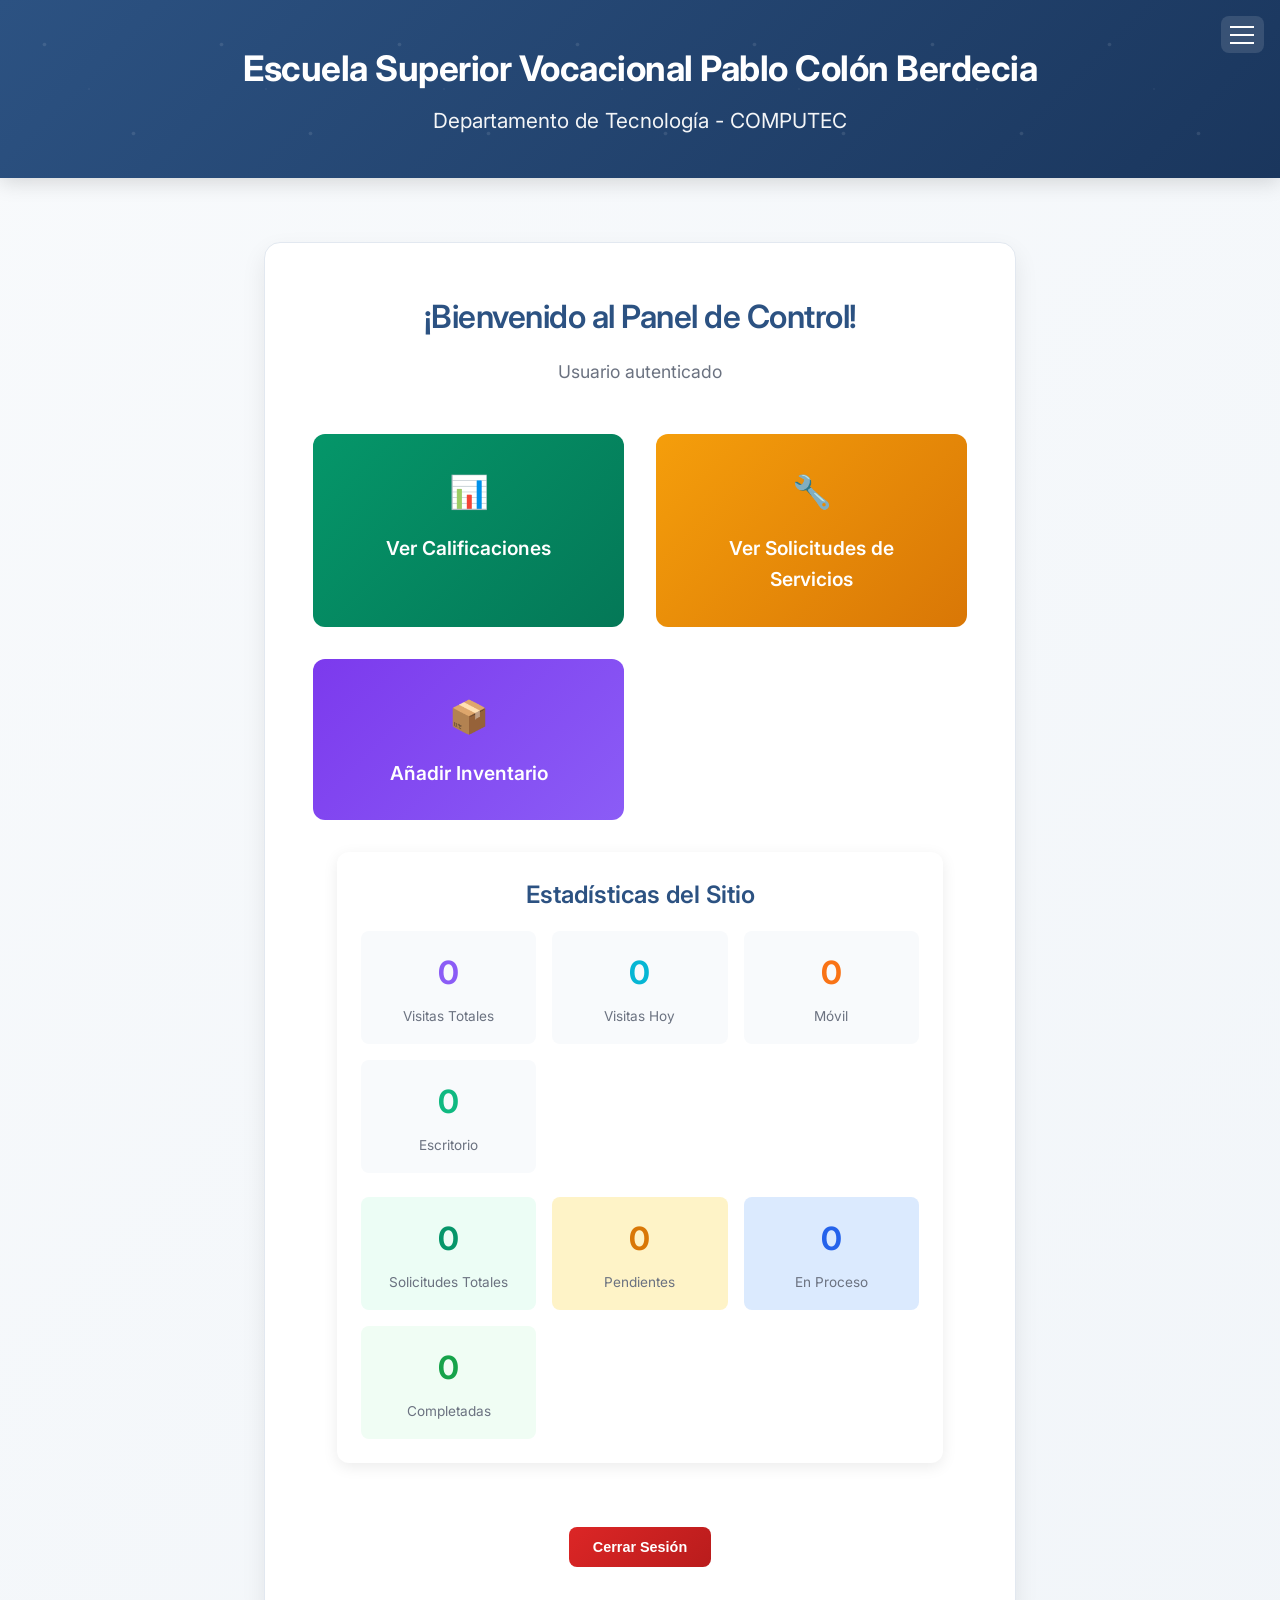
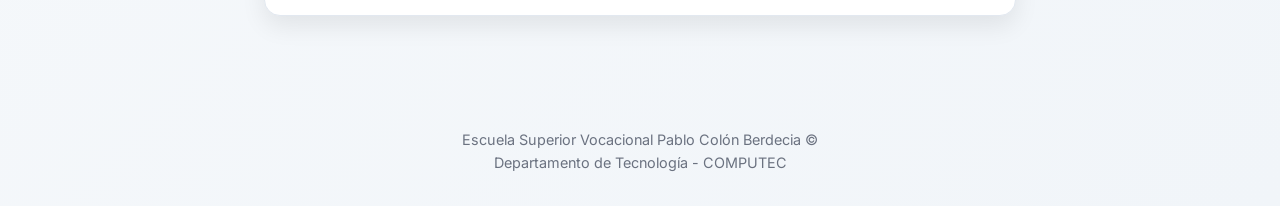
<file: dashboard.html>
<!DOCTYPE html>
<html lang="es">
<head>
    <meta charset="UTF-8">
    <meta name="viewport" content="width=device-width, initial-scale=1.0">
    <title>Panel de Control - Escuela Superior Vocacional Pablo Colón Berdecia</title>
    <link rel="preconnect" href="https://fonts.googleapis.com">
    <link rel="preconnect" href="https://fonts.gstatic.com" crossorigin>
    <link href="https://fonts.googleapis.com/css2?family=Inter:wght@300;400;500;600;700&display=swap" rel="stylesheet">
    <style>
        * {
            margin: 0;
            padding: 0;
            box-sizing: border-box;
        }

        body {
            font-family: 'Inter', 'Segoe UI', system-ui, -apple-system, sans-serif;
            background: linear-gradient(135deg, #f8fafc 0%, #f1f5f9 100%);
            min-height: 100vh;
            color: #1e293b;
            line-height: 1.6;
        }

        .header {
            background: linear-gradient(135deg, #2c5282 0%, #1a365d 100%);
            color: white;
            padding: 2.5rem 0;
            text-align: center;
            box-shadow: 0 4px 20px rgba(0, 0, 0, 0.15);
            position: relative;
            overflow: hidden;
        }
        .header > * {
    position: relative;
    z-index: 2;
}

       .hamburger-menu {
    position: absolute;
    top: 1rem;
    right: 1rem;
    background: rgba(255, 255, 255, 0.12);
    border: none;
    cursor: pointer;
    padding: 0.6rem;
    border-radius: 8px;
    transition: background-color 0.3s ease;
    z-index: 1001;
}

        .hamburger-menu:hover {
            background-color: rgba(255, 255, 255, 0.1);
        }

        .hamburger-icon {
            width: 24px;
            height: 18px;
            position: relative;
            display: flex;
            flex-direction: column;
            justify-content: space-between;
        }

        .hamburger-line {
            width: 100%;
            height: 2px;
            background-color: white;
            transition: all 0.3s ease;
        }

        .hamburger-menu.open .hamburger-line:nth-child(1) {
            transform: rotate(45deg) translate(5px, 5px);
        }

        .hamburger-menu.open .hamburger-line:nth-child(2) {
            opacity: 0;
        }

        .hamburger-menu.open .hamburger-line:nth-child(3) {
            transform: rotate(-45deg) translate(7px, -6px);
        }

       .menu-dropdown {
    position: absolute;
    top: 4.2rem;
    right: 1rem;
    background: white;
    border-radius: 10px;
    box-shadow: 0 10px 30px rgba(0, 0, 0, 0.15);
    min-width: 220px;
    opacity: 0;
    visibility: hidden;
    transform: translateY(-10px);
    transition: all 0.3s ease;
    z-index: 1002;
}

        .menu-dropdown.open {
            opacity: 1;
            visibility: visible;
            transform: translateY(0);
        }

        .menu-item {
            display: block;
            padding: 1rem 1.5rem;
            color: #374151;
            text-decoration: none;
            font-weight: 500;
            transition: background-color 0.3s ease;
            border-bottom: 1px solid #e5e7eb;
        }

        .menu-item:hover {
            background-color: #f3f4f6;
        }

        .menu-item:last-child {
            border-bottom: none;
            color: #dc2626;
        }

        .menu-item:last-child:hover {
            background-color: #fef2f2;
        }

        .header::before {
            content: '';
            position: absolute;
            top: 0;
            left: 0;
            right: 0;
            bottom: 0;
            background: url('data:image/svg+xml,<svg xmlns="http://www.w3.org/2000/svg" viewBox="0 0 100 100"><defs><pattern id="grain" width="100" height="100" patternUnits="userSpaceOnUse"><circle cx="25" cy="25" r="1" fill="white" opacity="0.1"/><circle cx="75" cy="75" r="1" fill="white" opacity="0.1"/><circle cx="50" cy="50" r="0.5" fill="white" opacity="0.05"/></pattern></defs><rect width="100" height="100" fill="url(%23grain)"/></svg>');
            pointer-events: none;
        }
        

        .school-name {
            font-size: 2.2rem;
            font-weight: 700;
            margin-bottom: 0.5rem;
            letter-spacing: -0.5px;
            position: relative;
        }

        .department-name {
            font-size: 1.3rem;
            opacity: 0.95;
            font-weight: 400;
            position: relative;
        }

        .container {
            max-width: 800px;
            margin: 4rem auto;
            padding: 0 1.5rem;
        }

        .dashboard-card {
            background: white;
            border-radius: 16px;
            padding: 3rem;
            box-shadow: 0 10px 25px rgba(0, 0, 0, 0.08);
            border: 1px solid #e2e8f0;
            text-align: center;
        }

        .welcome-message {
            color: #2c5282;
            font-size: 2rem;
            margin-bottom: 1rem;
            font-weight: 600;
            letter-spacing: -0.5px;
        }

        .user-info {
            color: #6b7280;
            font-size: 1.1rem;
            margin-bottom: 3rem;
        }

        .dashboard-buttons {
            display: grid;
            grid-template-columns: 1fr 1fr;
            gap: 2rem;
            margin-top: 2rem;
        }

        .dashboard-btn {
            background: linear-gradient(135deg, #1d4ed8 0%, #2563eb 100%);
            color: white;
            padding: 2rem;
            border: none;
            border-radius: 12px;
            font-size: 1.2rem;
            font-weight: 600;
            cursor: pointer;
            transition: all 0.3s ease;
            text-decoration: none;
            display: block;
            position: relative;
            overflow: hidden;
        }

        .dashboard-btn::before {
            content: '';
            position: absolute;
            top: 0;
            left: -100%;
            width: 100%;
            height: 100%;
            background: linear-gradient(90deg, transparent, rgba(255,255,255,0.2), transparent);
            transition: left 0.5s;
        }

        .dashboard-btn:hover {
            transform: translateY(-3px);
            box-shadow: 0 8px 25px rgba(29, 78, 216, 0.3);
        }

        .dashboard-btn:hover::before {
            left: 100%;
        }

        .dashboard-btn:active {
            transform: translateY(-1px);
        }

        .btn-icon {
            font-size: 2rem;
            margin-bottom: 1rem;
            display: block;
        }

        .btn-grades {
            background: linear-gradient(135deg, #059669 0%, #047857 100%);
        }

        .btn-grades:hover {
            box-shadow: 0 8px 25px rgba(5, 150, 105, 0.3);
        }

        .btn-requests {
            background: linear-gradient(135deg, #f59e0b 0%, #d97706 100%);
        }

        .btn-requests:hover {
            box-shadow: 0 8px 25px rgba(245, 158, 11, 0.3);
        }

        .btn-inventory {
            background: linear-gradient(135deg, #7c3aed 0%, #8b5cf6 100%);
        }

        .btn-inventory:hover {
            box-shadow: 0 8px 25px rgba(124, 58, 237, 0.3);
        }

        .logout-btn {
            background: linear-gradient(135deg, #dc2626 0%, #b91c1c 100%);
            color: white;
            padding: 0.75rem 1.5rem;
            border: none;
            border-radius: 8px;
            font-size: 0.9rem;
            font-weight: 600;
            cursor: pointer;
            transition: all 0.3s ease;
            margin-top: 2rem;
        }

        .logout-btn:hover {
            transform: translateY(-2px);
            box-shadow: 0 4px 15px rgba(220, 38, 38, 0.4);
        }

        .footer {
            text-align: center;
            padding: 3rem 0 2rem;
            color: #6b7280;
            margin-top: 4rem;
            font-size: 0.9rem;
        }

        @media (max-width: 768px) {
            .school-name {
                font-size: 1.8rem;
            }

            .department-name {
                font-size: 1.1rem;
            }

            .container {
                margin: 2rem auto;
                padding: 0 1rem;
            }

            .dashboard-card {
                padding: 2rem 1.5rem;
            }

            .welcome-message {
                font-size: 1.7rem;
            }

            .dashboard-buttons {
                grid-template-columns: 1fr;
                gap: 1.5rem;
            }

            .dashboard-btn {
                padding: 1.5rem;
                font-size: 1.1rem;
            }
        }

        @media (max-width: 480px) {
            .header {
                padding: 2rem 0;
            }

            .school-name {
                font-size: 1.5rem;
            }

            .department-name {
                font-size: 1rem;
            }

            .dashboard-card {
                padding: 1.5rem 1rem;
            }

            .welcome-message {
                font-size: 1.5rem;
            }
        }
    </style>
</head>
<body>
    <div class="header">
        <button class="hamburger-menu" id="hamburgerMenu">
            <div class="hamburger-icon">
                <div class="hamburger-line"></div>
                <div class="hamburger-line"></div>
                <div class="hamburger-line"></div>
            </div>
        </button>
        <div class="school-name">Escuela Superior Vocacional Pablo Colón Berdecia</div>
        <div class="department-name">Departamento de Tecnología - COMPUTEC</div>

        <div class="menu-dropdown" id="menuDropdown">
            <a href="calificaciones.html" class="menu-item">📊 Ver Calificaciones</a>
            <a href="solicitudes.html" class="menu-item">🔧 Ver Solicitudes de Servicios</a>
            <a href="inventario.html" class="menu-item">📦 Añadir Inventario</a>
            <a href="index.html" class="menu-item" onclick="logout()">🚪 Cerrar Sesión</a>
        </div>
    </div>

    <div class="container">
        <div class="dashboard-card">
            <h1 class="welcome-message">¡Bienvenido al Panel de Control!</h1>
            <p class="user-info" id="userInfo">Usuario autenticado</p>

            <div class="dashboard-buttons">
                <a href="calificaciones.html" class="dashboard-btn btn-grades">
                    <span class="btn-icon">📊</span>
                    Ver Calificaciones
                </a>

                <a href="solicitudes.html" class="dashboard-btn btn-requests">
                    <span class="btn-icon">🔧</span>
                    Ver Solicitudes de Servicios
                </a>

                <a href="inventario.html" class="dashboard-btn btn-inventory">
                    <span class="btn-icon">📦</span>
                    Añadir Inventario
                </a>
            </div>

            <!-- Estadísticas del Sitio -->
            <div class="stats-section" id="statsSection" style="margin: 2rem auto; max-width: 900px; padding: 0 1.5rem;">
                <div style="background: white; padding: 1.5rem; border-radius: 12px; box-shadow: 0 4px 15px rgba(0, 0, 0, 0.08);">
                    <h2 style="color: #2c5282; margin-bottom: 1rem; font-weight: 600; text-align: center;">Estadísticas del Sitio</h2>
                    
                    <!-- Stats principales -->
                    <div style="display: grid; grid-template-columns: repeat(auto-fit, minmax(150px, 1fr)); gap: 1rem; margin-bottom: 1.5rem;">
                        <div style="text-align: center; padding: 1rem; background: #f8fafc; border-radius: 8px;">
                            <div style="font-size: 2rem; font-weight: 700; color: #8b5cf6; margin-bottom: 0.5rem;" id="totalVisits">0</div>
                            <div style="color: #6b7280; font-size: 0.85rem;">Visitas Totales</div>
                        </div>
                        <div style="text-align: center; padding: 1rem; background: #f8fafc; border-radius: 8px;">
                            <div style="font-size: 2rem; font-weight: 700; color: #06b6d4; margin-bottom: 0.5rem;" id="todayVisits">0</div>
                            <div style="color: #6b7280; font-size: 0.85rem;">Visitas Hoy</div>
                        </div>
                        <div style="text-align: center; padding: 1rem; background: #f8fafc; border-radius: 8px;">
                            <div style="font-size: 2rem; font-weight: 700; color: #f97316; margin-bottom: 0.5rem;" id="mobileVisits">0</div>
                            <div style="color: #6b7280; font-size: 0.85rem;">Móvil</div>
                        </div>
                        <div style="text-align: center; padding: 1rem; background: #f8fafc; border-radius: 8px;">
                            <div style="font-size: 2rem; font-weight: 700; color: #10b981; margin-bottom: 0.5rem;" id="desktopVisits">0</div>
                            <div style="color: #6b7280; font-size: 0.85rem;">Escritorio</div>
                        </div>
                    </div>
                    
                    <!-- Stats de solicitudes -->
                    <div style="display: grid; grid-template-columns: repeat(auto-fit, minmax(150px, 1fr)); gap: 1rem;">
                        <div style="text-align: center; padding: 1rem; background: #ecfdf5; border-radius: 8px;">
                            <div style="font-size: 2rem; font-weight: 700; color: #059669; margin-bottom: 0.5rem;" id="totalRequests">0</div>
                            <div style="color: #6b7280; font-size: 0.85rem;">Solicitudes Totales</div>
                        </div>
                        <div style="text-align: center; padding: 1rem; background: #fef3c7; border-radius: 8px;">
                            <div style="font-size: 2rem; font-weight: 700; color: #d97706; margin-bottom: 0.5rem;" id="pendingRequests">0</div>
                            <div style="color: #6b7280; font-size: 0.85rem;">Pendientes</div>
                        </div>
                        <div style="text-align: center; padding: 1rem; background: #dbeafe; border-radius: 8px;">
                            <div style="font-size: 2rem; font-weight: 700; color: #2563eb; margin-bottom: 0.5rem;" id="inProgressRequests">0</div>
                            <div style="color: #6b7280; font-size: 0.85rem;">En Proceso</div>
                        </div>
                        <div style="text-align: center; padding: 1rem; background: #f0fdf4; border-radius: 8px;">
                            <div style="font-size: 2rem; font-weight: 700; color: #16a34a; margin-bottom: 0.5rem;" id="completedRequests">0</div>
                            <div style="color: #6b7280; font-size: 0.85rem;">Completadas</div>
                        </div>
                    </div>
                </div>
            </div>

            <button class="logout-btn" id="logoutBtn">Cerrar Sesión</button>
        </div>
    </div>

    <div class="footer">
        <p>Escuela Superior Vocacional Pablo Colón Berdecia © <span id="year"></span></p>
        <p>Departamento de Tecnología - COMPUTEC</p>
    </div>

    <script type="module">
        import { createClient } from "https://esm.sh/@supabase/supabase-js@2";

        const supabase = createClient(
          "https://alqdcxtzwximorkkyecp.supabase.co",
          "sb_publishable_V6kHfLnjsyODWSgJXJ9igg_gv1QPebb"
        );

        document.getElementById("year").textContent = new Date().getFullYear();

        document.addEventListener('DOMContentLoaded', function() {
            // Check authentication
            const adminAuthenticated = localStorage.getItem('admin_authenticated');
            const techAuthenticated = localStorage.getItem('tech_authenticated');

            if (!adminAuthenticated && !techAuthenticated) {
                // Not authenticated, redirect to home
                window.location.href = 'index.html';
                return;
            }

            // Display user info
            const userInfo = document.getElementById('userInfo');
            if (adminAuthenticated) {
                const username = localStorage.getItem('admin_username');
                userInfo.textContent = `Sesión de Administrador - ${username}`;
            } else if (techAuthenticated) {
                const username = localStorage.getItem('tech_username');
                userInfo.textContent = `Sesión de Técnico - ${username}`;
            }

            // Cargar estadísticas de visitantes
            loadVisitorStats();
        });

        async function loadVisitorStats() {
            const today = new Date().toISOString().split('T')[0];
            
            // Total de visitas
            const { count: totalVisits } = await supabase
                .from('visitas')
                .select('*', { count: 'exact', head: true });
            
            // Visitas de hoy
            const { count: todayVisits } = await supabase
                .from('visitas')
                .select('*', { count: 'exact', head: true })
                .gte('fecha_visita', today + 'T00:00:00')
                .lte('fecha_visita', today + 'T23:59:59');
            
            // Visitas desde móvil
            const { count: mobileVisits } = await supabase
                .from('visitas')
                .select('*', { count: 'exact', head: true })
                .eq('dispositivo', 'Móvil');
            
            // Visitas desde escritorio
            const { count: desktopVisits } = await supabase
                .from('visitas')
                .select('*', { count: 'exact', head: true })
                .eq('dispositivo', 'Escritorio');
            
            // Total solicitudes
            const { count: totalRequests } = await supabase
                .from('solicitudes_servicio')
                .select('*', { count: 'exact', head: true });
            
            // Solicitudes pendientes
            const { count: pendingRequests } = await supabase
                .from('solicitudes_servicio')
                .select('*', { count: 'exact', head: true })
                .eq('estado', 'Pendiente');
            
            // Solicitudes en proceso
            const { count: inProgressRequests } = await supabase
                .from('solicitudes_servicio')
                .select('*', { count: 'exact', head: true })
                .eq('estado', 'En Proceso');
            
            // Solicitudes completadas
            const { count: completedRequests } = await supabase
                .from('solicitudes_servicio')
                .select('*', { count: 'exact', head: true })
                .eq('estado', 'Completada');
            
            // Actualizar UI
            document.getElementById('totalVisits').textContent = totalVisits || 0;
            document.getElementById('todayVisits').textContent = todayVisits || 0;
            document.getElementById('mobileVisits').textContent = mobileVisits || 0;
            document.getElementById('desktopVisits').textContent = desktopVisits || 0;
            document.getElementById('totalRequests').textContent = totalRequests || 0;
            document.getElementById('pendingRequests').textContent = pendingRequests || 0;
            document.getElementById('inProgressRequests').textContent = inProgressRequests || 0;
            document.getElementById('completedRequests').textContent = completedRequests || 0;
        }

        // Hamburger menu functionality
        document.addEventListener('DOMContentLoaded', function() {
            const hamburgerMenu = document.getElementById('hamburgerMenu');
            const menuDropdown = document.getElementById('menuDropdown');
            const logoutBtn = document.getElementById('logoutBtn');

            // Logout button
            if (logoutBtn) {
                logoutBtn.addEventListener('click', function() {
                    localStorage.removeItem('admin_authenticated');
                    localStorage.removeItem('admin_username');
                    localStorage.removeItem('tech_authenticated');
                    localStorage.removeItem('tech_username');
                    window.location.href = 'index.html';
                });
            }

            hamburgerMenu.addEventListener('click', function() {
                hamburgerMenu.classList.toggle('open');
                menuDropdown.classList.toggle('open');
            });

            // Close menu when clicking outside
            document.addEventListener('click', function(event) {
                if (!hamburgerMenu.contains(event.target) && !menuDropdown.contains(event.target)) {
                    hamburgerMenu.classList.remove('open');
                    menuDropdown.classList.remove('open');
                }
            });
        });
    </script>
</body>
</html>
</file>
<file: styles.css>
﻿/* ===== Reset básico ===== */
* {
  margin: 0;
  padding: 0;
  box-sizing: border-box;
}

/* ===== Paleta de colores ===== */
:root {
  --primary: #1d3557;
  --primary-light: #457b9d;
  --accent: #f2c94c;
  --bg: #f5f7fb;
  --bg-alt: #ffffff;
  --text-main: #34495e;
  --text-soft: #7f8c8d;
  --border-soft: #dde3ee;
  --gradient-1: linear-gradient(135deg, #667eea 0%, #764ba2 100%);
  --gradient-2: linear-gradient(135deg, #f093fb 0%, #f5576c 100%);
  --gradient-3: linear-gradient(135deg, #4facfe 0%, #00f2fe 100%);
  --card: #ffffff;
  --border: #dde3ee;
  --accent-pink: #f093fb;
  --accent-cyan: #4facfe;
  --success: #22C55E;
  --warning: #FACC15;
  --danger: #EF4444;
}

/* ===== Modo Oscuro ===== */
body.dark-mode {
  --primary: #4a90e2;
  /* Azul más claro para modo oscuro */
  --primary-light: #64a8f5;
  /* Azul aún más claro */
  --accent: #ffc107;
  /* Dorado/amarillo */
  --bg: #1e1e1e;
  /* Fondo oscuro principal (gris oscuro común) */
  --bg-alt: #2d2d2d;
  /* Fondo alterno oscuro (gris medio) */
  --text-main: #e0e0e0;
  /* Texto claro */
  --text-soft: #b0b0b0;
  /* Texto secundario claro */
  --border-soft: #404040;
  /* Bordes oscuros */
  --gradient-1: linear-gradient(135deg, #667eea 0%, #764ba2 100%);
  --gradient-2: linear-gradient(135deg, #f093fb 0%, #f5576c 100%);
  --gradient-3: linear-gradient(135deg, #4facfe 0%, #00f2fe 100%);
}

/* Header en modo oscuro */
body.dark-mode .site-header {
  background: rgba(30, 30, 30, 0.95);
  border-bottom: 1px solid rgba(255, 255, 255, 0.1);
  box-shadow: 0 2px 20px rgba(0, 0, 0, 0.3);
}

body.dark-mode .site-header.scrolled {
  box-shadow: 0 4px 30px rgba(0, 0, 0, 0.5);
}

/* Logo en modo oscuro */
body.dark-mode .logo-title,
body.dark-mode .logo-subtitle {
  color: var(--text-main);
}

/* Navegación en modo oscuro */
body.dark-mode .main-nav a {
  color: var(--text-main);
}

body.dark-mode .main-nav a:hover {
  color: var(--accent);
}

/* Botones en modo oscuro */
body.dark-mode .btn-primary {
  background: linear-gradient(135deg, var(--primary) 0%, var(--primary-light) 100%);
  color: #ffffff;
}

body.dark-mode .btn-primary:hover {
  background: linear-gradient(135deg, var(--primary-light) 0%, var(--primary) 100%);
}

body.dark-mode .btn-secondary {
  background: var(--bg-alt);
  color: var(--text-main);
  border: 2px solid var(--border-soft);
}

body.dark-mode .btn-secondary:hover {
  background: var(--border-soft);
  border-color: var(--primary);
}

/* Cards en modo oscuro */
body.dark-mode .card {
  background: var(--bg-alt);
  border: 1px solid var(--border-soft);
  box-shadow: 0 4px 20px rgba(0, 0, 0, 0.3);
}

/* body.dark-mode .card:hover {
   Efecto de movimiento desactivado
   box-shadow: 0 8px 30px rgba(74, 144, 226, 0.2);
} */

/* Footer en modo oscuro */
body.dark-mode .site-footer, body.dark-mode .footer {
  background: #1a1a1a;
  border-top: 1px solid var(--border-soft);
}

/* Hero en modo oscuro */
body.dark-mode .hero {
  background: linear-gradient(135deg, #1e1e1e 0%, #2d2d2d 100%);
}

/* Hero card en modo oscuro */
body.dark-mode .hero-card {
  background: rgba(45, 45, 45, 0.95);
  border: 1px solid rgba(255, 255, 255, 0.1);
  box-shadow: 0 10px 40px rgba(0, 0, 0, 0.5);
}

body.dark-mode .hero-card:hover {
  box-shadow: 0 15px 50px rgba(0, 0, 0, 0.7);
}

body.dark-mode .hero-card h2 {
  color: var(--primary-light);
}

body.dark-mode .hero-card li {
  border-bottom: 1px solid rgba(255, 255, 255, 0.1);
  color: var(--text-main);
}

/* Inputs en modo oscuro */
body.dark-mode input,
body.dark-mode textarea,
body.dark-mode select {
  background: var(--bg-alt);
  color: var(--text-main);
  border-color: var(--border-soft);
}

body.dark-mode input:focus,
body.dark-mode textarea:focus,
body.dark-mode select:focus {
  border-color: var(--primary);
}

/* Secciones en modo oscuro */
body.dark-mode .section {
  background: var(--bg);
}

/* Títulos en modo oscuro */
body.dark-mode h1,
body.dark-mode h2,
body.dark-mode h3,
body.dark-mode h4,
body.dark-mode h5,
body.dark-mode h6 {
  color: var(--text-main);
}

/* Enlaces en modo oscuro */
body.dark-mode a {
  color: var(--primary-light);
}

/* Menú móvil en modo oscuro */
body.dark-mode .menu-toggle span {
  background: var(--text-main);
}

/* Service cards en modo oscuro */
body.dark-mode .service-card,
body.dark-mode .program-card {
  background: var(--bg-alt);
  border: 1px solid var(--border-soft);
}

/* body.dark-mode .service-card:hover,
body.dark-mode .program-card:hover {
   Efecto de movimiento desactivado
   transform: translateY(-5px);
   box-shadow: 0 10px 30px rgba(74, 144, 226, 0.3);
} */



/* Tablas en modo oscuro */
body.dark-mode table {
  background: var(--bg-alt);
  color: var(--text-main);
}

body.dark-mode table th {
  background: var(--primary);
  color: white;
}

body.dark-mode table td {
  border-color: var(--border-soft);
}

body.dark-mode table tr:hover {
  background: rgba(74, 144, 226, 0.1);
}

/* ===== Popup de selección de tema ===== */
.theme-popup {
  position: fixed;
  top: 0;
  left: 0;
  width: 100%;
  height: 100%;
  background: rgba(0, 0, 0, 0.8);
  display: flex;
  justify-content: center;
  align-items: center;
  z-index: 10000;
  animation: fadeIn 0.3s ease;
}

.theme-popup.hidden {
  display: none;
}

.theme-popup-content {
  background: var(--bg-alt);
  padding: 3rem;
  border-radius: 20px;
  text-align: center;
  max-width: 500px;
  box-shadow: 0 10px 50px rgba(0, 0, 0, 0.3);
  animation: fadeInUp 0.5s ease;
}

.theme-popup-content h2 {
  color: var(--primary);
  font-size: 2rem;
  margin-bottom: 1rem;
}

.theme-popup-content p {
  color: var(--text-soft);
  margin-bottom: 2rem;
  font-size: 1.1rem;
}

.theme-buttons {
  display: flex;
  gap: 1rem;
  justify-content: center;
  flex-wrap: wrap;
}

.theme-btn {
  padding: 1rem 2rem;
  font-size: 1.1rem;
  border: none;
  border-radius: 10px;
  cursor: pointer;
  transition: all 0.3s ease;
  font-weight: 600;
  display: flex;
  align-items: center;
  gap: 0.5rem;
}

.theme-btn-light {
  background: linear-gradient(135deg, #f5f7fb, #ffffff);
  color: #1d3557;
  border: 2px solid #dde3ee;
}

.theme-btn-light:hover {
  transform: translateY(-3px);
  box-shadow: 0 5px 20px rgba(29, 53, 87, 0.2);
}

.theme-btn-dark {
  background: linear-gradient(135deg, #1a1a2e, #16213e);
  color: #e4e4e4;
  border: 2px solid #457b9d;
}

.theme-btn-dark:hover {
  transform: translateY(-3px);
  box-shadow: 0 5px 20px rgba(69, 123, 157, 0.4);
}

/* ===== Base ===== */
html {
  scroll-behavior: smooth;
  overflow-x: hidden;
}

body {
  font-family: 'Segoe UI', Tahoma, Geneva, Verdana, sans-serif;
  line-height: 1.6;
  color: var(--text-main);
  background-color: var(--bg);
  overflow-x: hidden;
}

/* ===== Animaciones globales ===== */
@keyframes fadeInUp {
  from {
    opacity: 0;
    transform: translateY(30px);
  }

  to {
    opacity: 1;
    transform: translateY(0);
  }
}

@keyframes fadeIn {
  from {
    opacity: 0;
  }

  to {
    opacity: 1;
  }
}

@keyframes slideInLeft {
  from {
    opacity: 0;
    transform: translateX(-50px);
  }

  to {
    opacity: 1;
    transform: translateX(0);
  }
}

@keyframes slideInRight {
  from {
    opacity: 0;
    transform: translateX(50px);
  }

  to {
    opacity: 1;
    transform: translateX(0);
  }
}

@keyframes float {

  0%,
  100% {
    transform: translateY(0px);
  }

  50% {
    transform: translateY(-20px);
  }
}

@keyframes pulse {

  0%,
  100% {
    transform: scale(1);
  }

  50% {
    transform: scale(1.05);
  }
}

.animate-on-scroll {
  opacity: 0;
  animation: fadeInUp 0.8s ease forwards;
}

.animate-delay-1 {
  animation-delay: 0.1s;
}

.animate-delay-2 {
  animation-delay: 0.2s;
}

.animate-delay-3 {
  animation-delay: 0.3s;
}

/* Contenedor general */
.container {
  width: 90%;
  max-width: 1200px;
  margin: 0 auto;
  padding: 0 20px;
}

/* Dropdown Menu */
.dropdown {
  position: relative;
  display: inline-block;
  /* Asegura que el contenedor se comporte correctamente */
}

.dropdown-menu {
  display: none !important;
  /* Force hide by default */
  position: absolute;
  top: 100%;
  left: 0;
  background: #2c3e50;
  min-width: 240px;
  box-shadow: 0 4px 15px rgba(0, 0, 0, 0.2);
  border-radius: 8px;
  padding: 10px 0;
  z-index: 9999;
}

/* Mostrar solo al hacer hover en pantallas grandes */
@media (min-width: 769px) {
  .dropdown:hover .dropdown-menu {
    display: block !important;
    /* Force show on hover with parent */
    animation: none;
    /* Removed animation to prevent sticking */
  }
}

.dropdown-menu li {
  display: block;
  margin: 0;
  width: 100%;
}

.dropdown-menu a {
  display: block;
  padding: 12px 20px;
  color: white;
  text-decoration: none;
  transition: background 0.2s;
  font-size: 0.95rem;
  white-space: normal;
  /* Permite que el texto baje si es muy largo */
}

.dropdown-menu a:hover {
  background: #34495e;
  color: #3498db;
  transform: none;
  /* Evita movimientos extraños en el menú */
}

/* ===== Header y navegación ===== */
.site-header {
  display: block !important;
  background: rgba(255, 255, 255, 0.95);
  backdrop-filter: blur(10px);
  -webkit-backdrop-filter: blur(10px);
  border-bottom: 1px solid rgba(0, 0, 0, 0.04);
  position: sticky;
  position: -webkit-sticky;
  top: 0;
  z-index: 1000;
  box-shadow: 0 2px 20px rgba(0, 0, 0, 0.05);
  transition: all 0.3s ease;
}

/* Desktop: Header siempre visible */
@media (min-width: 781px) {
  .site-header {
    position: sticky !important;
    position: -webkit-sticky !important;
    top: 0 !important;
  }
}

.site-header.scrolled {
  box-shadow: 0 4px 30px rgba(0, 0, 0, 0.1);
}

.header-inner {
  display: flex;
  align-items: center;
  justify-content: space-between;
  gap: 2rem;
  padding: 0.8rem 0;
  animation: fadeIn 0.5s ease;
  flex-wrap: nowrap;
  min-height: 90px;
  position: relative;
}

/* Logo */
.logo-area {
  display: flex;
  align-items: center;
  gap: 1rem;
  animation: slideInLeft 0.6s ease;
  flex-shrink: 0;
  padding: 0.5rem 0;
}

.logo-image {
  height: 70px;
  width: auto;
  max-width: 200px;
  object-fit: contain;
  object-position: center;
  transition: transform 0.3s ease, filter 0.3s ease;
  filter: drop-shadow(0 2px 8px rgba(29, 53, 87, 0.2));
  display: block;
}

.logo-image:hover {
  transform: scale(1.05);
  filter: drop-shadow(0 4px 12px rgba(29, 53, 87, 0.3));
}

.logo-mark {
  width: 50px;
  height: 50px;
  min-width: 50px;
  border-radius: 15px;
  background: linear-gradient(135deg, var(--primary), var(--primary-light));
  color: #ffffff;
  display: flex;
  align-items: center;
  justify-content: center;
  font-weight: 700;
  font-size: 1.1rem;
  box-shadow: 0 4px 15px rgba(29, 53, 87, 0.3);
  transition: transform 0.3s ease, box-shadow 0.3s ease;
}

.logo-mark:hover {
  transform: rotate(5deg) scale(1.05);
  box-shadow: 0 6px 20px rgba(29, 53, 87, 0.4);
}

.logo-text {
  display: flex;
  flex-direction: column;
  min-width: 200px;
}

.logo-title {
  font-size: 1rem;
  font-weight: 700;
  color: var(--primary);
  letter-spacing: -0.5px;
  white-space: nowrap;
}

.logo-subtitle {
  font-size: 0.85rem;
  color: var(--text-soft);
  white-space: nowrap;
}

/* Navegación */
.main-nav {
  animation: slideInRight 0.6s ease;
}

.main-nav ul {
  list-style: none;
  display: flex;
  gap: 0.5rem;
  flex-wrap: wrap;
  align-items: center;
}

.main-nav a {
  text-decoration: none;
  font-size: 0.9rem;
  font-weight: 600;
  padding: 0.7rem 1.3rem;
  border-radius: 50px;
  color: #ffffff;
  background: var(--primary);
  display: inline-block;
  transition: all 0.3s ease;
  box-shadow: 0 2px 8px rgba(29, 53, 87, 0.2);
  white-space: nowrap;
}

.main-nav a:hover {
  background: var(--primary-light);
  transform: translateY(-2px);
  box-shadow: 0 4px 12px rgba(29, 53, 87, 0.3);
}

/* ===== HERO ===== */
.hero {
  background: linear-gradient(135deg, rgba(102, 126, 234, 0.85) 0%, rgba(118, 75, 162, 0.85) 100%),
    url('images14.jpeg') center center no-repeat;
  background-size: cover;
  background-attachment: scroll;
  background-position: center center;
  padding: 5rem 0 6rem;
  position: relative;
  overflow: hidden;
  min-height: 650px;
}

.hero::before {
  content: '';
  position: absolute;
  top: 0;
  left: 0;
  right: 0;
  bottom: 0;
  background: url('data:image/svg+xml,<svg xmlns="http://www.w3.org/2000/svg" viewBox="0 0 1440 320"><path fill="%23ffffff" fill-opacity="0.1" d="M0,96L48,112C96,128,192,160,288,160C384,160,480,128,576,122.7C672,117,768,139,864,154.7C960,171,1056,181,1152,165.3C1248,149,1344,107,1392,85.3L1440,64L1440,320L1392,320C1344,320,1248,320,1152,320C1056,320,960,320,864,320C768,320,672,320,576,320C480,320,384,320,288,320C192,320,96,320,48,320L0,320Z"></path></svg>') no-repeat bottom;
  background-size: cover;
  opacity: 0.3;
  pointer-events: none;
}

.hero-layout {
  display: flex;
  flex-direction: column;
  align-items: center;
  justify-content: center;
  gap: 3rem;
  position: relative;
  z-index: 1;
}

.hero-text {
  animation: slideInLeft 0.8s ease;
  text-align: center;
}

.hero-text h1 {
  font-size: 3rem;
  color: #ffffff;
  margin-bottom: 1.2rem;
  font-weight: 800;
  line-height: 1.2;
  text-shadow: 0 2px 20px rgba(0, 0, 0, 0.2);
}

.hero-text p {
  font-size: 1.15rem;
  max-width: 600px;
  margin-left: auto;
  margin-right: auto;
  color: rgba(255, 255, 255, 0.95);
  line-height: 1.7;
  text-shadow: 0 1px 10px rgba(0, 0, 0, 0.1);
}

.hero-actions {
  margin-top: 2rem;
  display: flex;
  flex-wrap: wrap;
  gap: 1rem;
  justify-content: center;
}

/* Hero content centered */
.hero-content-centered {
  text-align: center;
  max-width: 800px;
  margin: 0 auto;
  padding: 2rem 0;
  position: relative;
  z-index: 1;
}

.hero-content-centered h1 {
  font-size: 3rem;
  color: #ffffff;
  margin-bottom: 1.5rem;
  font-weight: 800;
  line-height: 1.2;
  text-shadow: 0 2px 20px rgba(0, 0, 0, 0.2);
}

.hero-content-centered p {
  font-size: 1.15rem;
  color: rgba(255, 255, 255, 0.95);
  line-height: 1.7;
  margin-bottom: 2rem;
  text-shadow: 0 1px 10px rgba(0, 0, 0, 0.1);
}

/* Botones generales */
.btn {
  display: inline-block;
  padding: 0.9rem 2rem;
  border-radius: 50px;
  font-size: 1rem;
  font-weight: 600;
  text-decoration: none;
  cursor: pointer;
  border: none;
  transition: all 0.3s ease;
  box-shadow: 0 2px 8px rgba(0, 0, 0, 0.1);
}

.btn-primary {
  background: var(--accent);
  color: #2c3e50;
  box-shadow: 0 4px 12px rgba(242, 201, 76, 0.3);
}

.btn-primary:hover {
  background: #f4d35e;
  transform: translateY(-2px);
  box-shadow: 0 6px 20px rgba(242, 201, 76, 0.4);
}

.btn-secondary {
  background: var(--primary);
  color: #ffffff;
  box-shadow: 0 4px 12px rgba(29, 53, 87, 0.2);
}

.btn-secondary:hover {
  background: var(--primary-light);
  transform: translateY(-2px);
  box-shadow: 0 6px 20px rgba(29, 53, 87, 0.3);
}

.btn-small {
  padding: 0.7rem 1.5rem;
  font-size: 0.95rem;
  font-weight: 600;
  box-shadow: 0 4px 12px rgba(29, 53, 87, 0.2);
}

.btn-small:hover {
  transform: translateY(-3px);
  box-shadow: 0 6px 20px rgba(29, 53, 87, 0.3);
}

/* Chips / tags debajo del hero */
.hero-tags {
  margin-top: 1.5rem;
  display: flex;
  flex-wrap: wrap;
  gap: 0.8rem;
}

.hero-tags span {
  font-size: 0.9rem;
  padding: 0.5rem 1.2rem;
  border-radius: 50px;
  background: rgba(255, 255, 255, 0.2);
  color: #ffffff;
  backdrop-filter: blur(10px);
  border: 1px solid rgba(255, 255, 255, 0.3);
  transition: all 0.3s ease;
  box-shadow: 0 2px 8px rgba(0, 0, 0, 0.1);
  font-weight: 600;
}

.hero-tags span:hover {
  background: rgba(255, 255, 255, 0.3);
  transform: translateY(-2px);
  box-shadow: 0 4px 12px rgba(0, 0, 0, 0.15);
}

/* Tarjeta de info rápida */
.hero-card {
  background: rgba(255, 255, 255, 0.95);
  backdrop-filter: blur(10px);
  border-radius: 20px;
  padding: 2rem;
  margin-top: 2rem;
  box-shadow: 0 10px 40px rgba(0, 0, 0, 0.15);
  border: 1px solid rgba(0, 0, 0, 0.05);
  animation: slideInRight 0.8s ease;
  transition: transform 0.3s ease, box-shadow 0.3s ease;
}

.hero-card:hover {
  transform: translateY(-5px);
  box-shadow: 0 15px 50px rgba(0, 0, 0, 0.2);
}

.hero-card h2 {
  font-size: 1.4rem;
  color: var(--primary);
  margin-bottom: 1.2rem;
  font-weight: 700;
}

.hero-card ul {
  list-style: none;
  font-size: 0.95rem;
}

.hero-card li {
  padding: 0.6rem 0;
  border-bottom: 1px solid rgba(0, 0, 0, 0.05);
}

.hero-card li:last-child {
  border-bottom: none;
}

.hero-card li+li {
  margin-top: 0.3rem;
}

/* ===== Secciones generales ===== */
.section {
  padding: 5rem 0;
  position: relative;
  background: var(--bg);
  /* ✅ esto evita que se vea el hero detrás */
}

.section-alt {
  background-color: var(--bg-alt);
}

.section-alt::before {
  content: '';
  position: absolute;
  top: 0;
  left: 0;
  right: 0;
  height: 100px;
  background: linear-gradient(to bottom, var(--bg), transparent);
  pointer-events: none;
}

.section-header {
  margin-bottom: 3rem;
  text-align: center;
  animation: fadeInUp 0.8s ease;
}

.section-header h2 {
  font-size: 2.5rem;
  color: var(--primary);
  margin-bottom: 1rem;
  font-weight: 800;
  position: relative;
  display: inline-block;
}

.section-header h2::after {
  content: '';
  position: absolute;
  bottom: -10px;
  left: 50%;
  transform: translateX(-50%);
  width: 60px;
  height: 4px;
  background: var(--accent);
  border-radius: 2px;
}

.section-header p {
  font-size: 1.1rem;
  color: var(--text-soft);
  max-width: 700px;
  margin: 0 auto;
  line-height: 1.7;
}

/* ===== Layout de columnas ===== */
.grid-2 {
  display: grid;
  grid-template-columns: repeat(2, minmax(0, 1fr));
  gap: 1.6rem;
}

/* Contacto centralizado */
.contact-centered {
  display: flex;
  flex-direction: column;
  align-items: center;
  gap: 2rem;
  max-width: 800px;
  margin: 0 auto;
}

.contact-info {
  text-align: center;
  width: 100%;
}

.contact-info p {
  margin-bottom: 1rem;
  font-size: 1.05rem;
}

.grid-3 {
  display: grid;
  grid-template-columns: repeat(3, minmax(0, 1fr));
  gap: 1.6rem;
}

.section-gap {
  margin-top: 1.8rem;
}

/* ===== Tarjetas ===== */
.card {
  background: var(--bg-alt);
  border-radius: 20px;
  padding: 2rem;
  box-shadow: 0 4px 20px rgba(0, 0, 0, 0.08);
  border: 1px solid var(--border-soft);
  /* Transición desactivada para evitar movimiento */
  /* transition: all 0.3s ease; */
  position: relative;
  overflow: hidden;
}

.card::before {
  content: '';
  position: absolute;
  top: 0;
  left: 0;
  width: 100%;
  height: 4px;
  background: var(--accent);
  transform: scaleX(0);
  transform-origin: left;
  transition: transform 0.4s ease;
}

.card:hover::before {
  transform: scaleX(1);
}


.card h3,
.card h4 {
  font-size: 1.3rem;
  color: var(--primary);
  margin-bottom: 1rem;
  font-weight: 700;
}

.card p {
  font-size: 1rem;
  color: var(--text-main);
  line-height: 1.7;
}

.card .btn {
  margin-top: 1.5rem;
}

.card ul {
  padding-left: 1.5rem;
  font-size: 1rem;
  color: var(--text-main);
  line-height: 1.8;
}

.card ul li+li {
  margin-top: 0.5rem;
}

/* Tarjeta con acento lateral para programas */
.accent-left {
  border-left: 5px solid var(--accent);
}

/* Texto tipo nota */
.note {
  font-size: 0.9rem;
  color: var(--text-soft);
  margin-top: 1rem;
  margin-bottom: 1.5rem;
  font-style: italic;
}

/* ===== Recursos / listas de enlaces convertidos a tarjetas ===== */
.resources-block {
  margin-top: 3rem;
  padding: 2rem;
  background: var(--bg-alt);
  border-radius: 20px;
  border: 1px solid var(--border-soft);
  box-shadow: 0 4px 20px rgba(0, 0, 0, 0.08);
}

.resources-block h3 {
  font-size: 1.8rem;
  color: var(--primary);
  margin-bottom: 1.5rem;
  font-weight: 700;
  text-align: center;
}

.resource-grid {
  display: grid;
  grid-template-columns: repeat(3, minmax(0, 1fr));
  gap: 1.5rem;
}

.resource-card {
  display: block;
  background: #ffffff;
  border-radius: 16px;
  padding: 1.5rem;
  text-decoration: none;
  color: var(--text-main);
  border: 1px solid var(--border-soft);
  box-shadow: 0 2px 10px rgba(0, 0, 0, 0.08);
  transition: all 0.3s ease;
  position: relative;
  overflow: hidden;
  text-align: center;
}

.resource-card:hover {
  transform: translateY(-3px);
  box-shadow: 0 4px 15px rgba(0, 0, 0, 0.12);
  border-color: var(--primary-light);
}

.resource-icon {
  font-size: 3rem;
  margin-bottom: 1rem;
  display: inline-block;
  transition: all 0.4s cubic-bezier(0.68, -0.55, 0.265, 1.55);
  position: relative;
  z-index: 1;
}

.resource-card:hover .resource-icon {
  transform: scale(1.3) rotate(-10deg);
  filter: drop-shadow(0 8px 16px rgba(102, 126, 234, 0.4));
}

.resource-card h4 {
  font-size: 1.1rem;
  color: var(--primary-light);
  margin-bottom: 0.5rem;
  font-weight: 700;
  position: relative;
  z-index: 1;
  text-shadow: 0 0 10px rgba(99, 102, 241, 0.5);
}

.resource-card p {
  font-size: 0.95rem;
  color: var(--text-soft);
  position: relative;
  z-index: 1;
}

.resource-card:hover {
  transform: translateY(-8px) scale(1.05);
  box-shadow: 0 15px 35px rgba(0, 0, 0, 0.7), 0 0 30px rgba(236, 72, 153, 0.6);
  border-color: var(--accent-pink);
  background: linear-gradient(145deg, rgba(51, 65, 85, 0.95), rgba(30, 41, 59, 0.95));
}

/* ===== Servicios ===== */
.service-card {
  position: relative;
  text-align: center;
  display: flex;
  flex-direction: column;
  justify-content: space-between;
  min-height: 280px;
}

.service-icon {
  font-size: 3.5rem;
  margin-bottom: 1rem;
  display: inline-block;
  filter: drop-shadow(0 4px 8px rgba(0, 0, 0, 0.1));
  /* Transición desactivada para evitar movimiento */
  /* transition: transform 0.3s ease; */
}

.service-card:hover .service-icon {
  /* Efecto de movimiento desactivado */
  /* transform: scale(1.2) rotate(10deg); */
  animation: none;
}

.service-card .btn {
  margin-top: auto;
  width: 100%;
  display: inline-block;
  text-align: center;
}

.service-card h3 {
  margin-top: 0.5rem;
  margin-bottom: 0.8rem;
}

.service-card p {
  margin-bottom: 1.5rem;
  flex-grow: 1;
}

/* ===== Eventos ===== */
.event-list {
  list-style: none;
  padding-left: 0;
  font-size: 1rem;
  background: linear-gradient(145deg, rgba(30, 41, 59, 0.9), rgba(51, 65, 85, 0.9));
  border-radius: 15px;
  padding: 1.5rem;
  box-shadow: 0 5px 20px rgba(0, 0, 0, 0.5);
  border: 2px solid rgba(99, 102, 241, 0.3);
}

.event-list li {
  padding: 1rem;
  border-left: 4px solid var(--accent-cyan);
  margin-bottom: 1rem;
  background: linear-gradient(90deg, rgba(6, 182, 212, 0.15), transparent);
  border-radius: 8px;
  transition: all 0.3s ease;
  box-shadow: 0 2px 10px rgba(0, 0, 0, 0.3);
}

.event-list li:hover {
  transform: translateX(10px);
  border-left-color: var(--accent-pink);
  background: linear-gradient(90deg, rgba(236, 72, 153, 0.2), transparent);
  box-shadow: 0 4px 15px rgba(236, 72, 153, 0.4);
}

.event-list li:last-child {
  margin-bottom: 0;
}

/* ===== Gaming Day ===== */
.gaming-block {
  margin-top: 3rem;
  padding: 2.5rem;
  background: var(--bg-alt);
  border-radius: 20px;
  border: 2px solid var(--accent);
  box-shadow: 0 4px 20px rgba(0, 0, 0, 0.08);
}

.gaming-header {
  display: flex;
  align-items: center;
  justify-content: space-between;
  gap: 1rem;
  margin-bottom: 1.5rem;
  flex-wrap: wrap;
}

.gaming-header h3 {
  font-size: 1.8rem;
  color: var(--primary);
  font-weight: 700;
}

.tag-gaming {
  font-size: 0.9rem;
  padding: 0.5rem 1.2rem;
  border-radius: 50px;
  background: var(--accent);
  color: #2c3e50;
  font-weight: 600;
  box-shadow: 0 2px 8px rgba(242, 201, 76, 0.3);
  animation: pulse 2s ease-in-out infinite;
}

/* ===== Redes sociales ===== */
.social-block {
  margin-top: 3rem;
}

.social-block h3 {
  font-size: 1.8rem;
  color: var(--primary);
  margin-bottom: 0.8rem;
  font-weight: 700;
  text-align: center;
}

.social-block p {
  font-size: 1.1rem;
  color: var(--text-soft);
  text-align: center;
  margin-bottom: 2rem;
}

.social-grid {
  display: grid;
  grid-template-columns: repeat(3, minmax(0, 1fr));
  gap: 2rem;
  margin-top: 1.5rem;
  justify-items: center;
}

/* Cuando solo hay un elemento, centrarlo */
.social-grid:has(> :only-child) {
  grid-template-columns: 1fr;
  max-width: 400px;
  margin-left: auto;
  margin-right: auto;
}

.social-card {
  background: var(--bg-alt);
  border-radius: 20px;
  padding: 2rem;
  text-decoration: none;
  color: var(--text-main);
  box-shadow: 0 4px 20px rgba(0, 0, 0, 0.08);
  border: 1px solid var(--border-soft);
  transition: all 0.3s ease;
  position: relative;
  overflow: hidden;
  text-align: center;
}

.social-icon {
  font-size: 4rem;
  margin-bottom: 1rem;
  display: inline-block;
  transition: all 0.4s ease;
}

.social-card:hover .social-icon {
  transform: scale(1.2) rotate(360deg);
  animation: none;
}

.social-card h4 {
  font-size: 1.3rem;
  color: var(--primary);
  margin-bottom: 0.8rem;
  font-weight: 700;
}

.social-card p {
  font-size: 1rem;
  color: var(--text-soft);
}

.social-card:hover {
  transform: translateY(-5px);
  box-shadow: 0 8px 30px rgba(0, 0, 0, 0.12);
  border-color: var(--primary-light);
}

/* ===== Calendario escolar ===== */
.calendar-wrapper {
  background-color: #ffffff;
  border-radius: 16px;
  padding: 1.2rem;
  box-shadow: 0 4px 14px rgba(15, 23, 42, 0.06);
  border: 1px solid rgba(221, 227, 238, 0.9);
}

.calendar-wrapper iframe {
  width: 100%;
  min-height: 420px;
  border: none;
  border-radius: 10px;
  margin-bottom: 1rem;
}

.calendar-actions {
  text-align: right;
}

/* ===== Contacto ===== */
#contacto h3 {
  font-size: 1.1rem;
  color: var(--primary-light);
  margin-bottom: 0.5rem;
  text-shadow: 0 0 10px rgba(99, 102, 241, 0.5);
}

/* ===== Lista de eventos ===== */
.event-list {
  list-style: none;
  padding: 1.5rem;
  background: linear-gradient(145deg, rgba(30, 41, 59, 0.95), rgba(51, 65, 85, 0.95));
  border-radius: 15px;
  border: 2px solid rgba(99, 102, 241, 0.3);
  box-shadow: 0 5px 20px rgba(0, 0, 0, 0.5);
}

.event-list li {
  padding: 1rem;
  margin-bottom: 0.8rem;
  background: linear-gradient(90deg, rgba(6, 182, 212, 0.15), transparent);
  border-radius: 10px;
  border-left: 4px solid #06b6d4;
  box-shadow: 0 2px 10px rgba(0, 0, 0, 0.3);
  transition: all 0.3s ease;
  color: #e5e7eb;
  font-size: 1rem;
  line-height: 1.6;
}

.event-list li:last-child {
  margin-bottom: 0;
}

.event-list li:hover {
  transform: translateX(10px);
  box-shadow: 0 4px 15px rgba(236, 72, 153, 0.4);
  border-left-color: #ec4899;
  background: linear-gradient(90deg, rgba(236, 72, 153, 0.2), transparent);
}

.event-list li strong {
  color: #38bdf8;
  font-weight: 700;
}

.event-list li span {
  color: #e5e7eb;
}

/* Dark Mode para event-list */
body.dark-mode .event-list {
  background: linear-gradient(145deg, rgba(15, 23, 42, 0.95), rgba(30, 41, 59, 0.95));
  border-color: rgba(99, 102, 241, 0.4);
}

body.dark-mode .event-list li {
  background: linear-gradient(90deg, rgba(6, 182, 212, 0.2), transparent);
  color: #e5e7eb;
}

body.dark-mode .event-list li strong {
  color: #38bdf8;
}

body.dark-mode .event-list li span {
  color: #e5e7eb;
}

/* ===== ESTILOS BASE (MODO CLARO) ===== */
/* Los estilos dinámicos para modo claro */
body:not(.dark-mode) .event-card-dinamico {
  background: #f8fafc;
  border: 1px solid #e2e8f0;
  border-left: 4px solid #667eea;
}

body:not(.dark-mode) .event-card-dinamico:hover {
  background: #f1f5f9;
  box-shadow: 0 4px 12px rgba(0, 0, 0, 0.1);
}

body:not(.dark-mode) .event-card-dinamico.event-urgent {
  border-left-color: #ef4444;
  background: #fef2f2;
}

body:not(.dark-mode) .event-card-dinamico.event-urgent:hover {
  background: #fee2e2;
}

body:not(.dark-mode) .event-date {
  color: #667eea;
}

body:not(.dark-mode) .event-content strong {
  color: #1e293b;
}

body:not(.dark-mode) .event-content p {
  color: #64748b;
}

/* ===== ESTILOS EVENTOS DINÁMICOS ===== */
.event-card-dinamico {
  background: linear-gradient(90deg, rgba(102, 126, 234, 0.15), transparent);
  border-left: 4px solid #667eea;
  border-radius: 8px;
  padding: 1rem;
  margin-bottom: 0.75rem;
  transition: all 0.3s ease;
}

.event-card-dinamico:hover {
  transform: translateX(10px);
  background: linear-gradient(90deg, rgba(102, 126, 234, 0.25), transparent);
}

.event-card-dinamico.event-urgent {
  border-left-color: #ef4444;
  background: linear-gradient(90deg, rgba(239, 68, 68, 0.15), transparent);
  animation: pulse-urgent 2s infinite;
}

@keyframes pulse-urgent {
  0%, 100% { box-shadow: 0 0 0 0 rgba(239, 68, 68, 0.4); }
  50% { box-shadow: 0 0 0 8px rgba(239, 68, 68, 0); }
}

.event-header {
  display: flex;
  align-items: center;
  gap: 0.5rem;
  flex-wrap: wrap;
  margin-bottom: 0.5rem;
}

.event-icon {
  font-size: 1.2rem;
}

.event-date {
  font-size: 0.85rem;
  color: #667eea;
  font-weight: 600;
}

.event-badge {
  font-size: 0.7rem;
  padding: 0.2rem 0.5rem;
  border-radius: 12px;
  font-weight: 600;
  text-transform: uppercase;
}

.badge-today {
  background: #ef4444;
  color: white;
  animation: pulse-badge 1s infinite;
}

.badge-soon {
  background: #f59e0b;
  color: white;
}

.badge-week {
  background: #10b981;
  color: white;
}

.badge-past {
  background: #6b7280;
  color: white;
}

.badge-holiday {
  background: #8b5cf6;
  color: white;
}

.badge-break {
  background: #06b6d4;
  color: white;
}

.badge-exam {
  background: #f97316;
  color: white;
}

.badge-important {
  background: #ec4899;
  color: white;
}

.badge-activity {
  background: #3b82f6;
  color: white;
}

@keyframes pulse-badge {
  0%, 100% { transform: scale(1); }
  50% { transform: scale(1.05); }
}

.event-content strong {
  color: #1e293b;
  font-size: 1rem;
}

.event-content p {
  color: #64748b;
  font-size: 0.85rem;
  margin: 0.25rem 0 0 0;
}

/* Dark Mode para eventos dinámicos */
body.dark-mode .event-card-dinamico {
  background: linear-gradient(90deg, rgba(102, 126, 234, 0.2), transparent);
}

body.dark-mode .event-card-dinamico:hover {
  background: linear-gradient(90deg, rgba(102, 126, 234, 0.3), transparent);
}

body.dark-mode .event-card-dinamico.event-urgent {
  background: linear-gradient(90deg, rgba(239, 68, 68, 0.2), transparent);
}

body.dark-mode .event-date {
  color: #38bdf8;
}

body.dark-mode .event-content strong {
  color: #f1f5f9;
}

body.dark-mode .event-content p {
  color: #94a3b8;
}

/* Estilos para MODO CLARO - eventos dinámicos */
.event-card-dinamico {
  background: linear-gradient(90deg, rgba(102, 126, 234, 0.1), transparent);
  border-left: 4px solid #667eea;
  border-radius: 8px;
  padding: 1rem;
  margin-bottom: 0.75rem;
  transition: all 0.3s ease;
}

.event-card-dinamico:hover {
  transform: translateX(10px);
  background: linear-gradient(90deg, rgba(102, 126, 234, 0.2), transparent);
}

.event-card-dinamico.event-urgent {
  border-left-color: #ef4444;
  background: linear-gradient(90deg, rgba(239, 68, 68, 0.1), transparent);
}

.event-header {
  display: flex;
  align-items: center;
  gap: 0.5rem;
  flex-wrap: wrap;
  margin-bottom: 0.5rem;
}

.event-icon {
  font-size: 1.2rem;
}

.event-date {
  font-size: 0.85rem;
  color: #667eea;
  font-weight: 600;
}

.event-content strong {
  color: #1e293b;
  font-size: 1rem;
}

.event-content p {
  color: #64748b;
  font-size: 0.85rem;
  margin: 0.25rem 0 0 0;
}

/* Responsive */
@media (max-width: 600px) {
  .event-header {
    flex-direction: column;
    align-items: flex-start;
    gap: 0.25rem;
  }
  
  .event-badge {
    font-size: 0.65rem;
  }
}

/* ===== Programas CTA ===== */
.programs-cta {
  text-align: center;
  padding: 3rem;
  background: var(--bg-alt);
  border-radius: 20px;
  border: 2px dashed var(--accent);
  box-shadow: 0 4px 20px rgba(0, 0, 0, 0.08);
}

.programs-cta .btn {
  font-size: 1.1rem;
  padding: 1rem 2.5rem;
}

/* ===== Calendario ===== */
.calendar-wrapper {
  background: var(--bg-alt);
  border-radius: 25px;
  padding: 2rem;
  box-shadow: 0 4px 20px rgba(0, 0, 0, 0.08);
  border: 1px solid var(--border-soft);
}

.calendar-wrapper iframe {
  width: 100%;
  min-height: 500px;
  border: none;
  border-radius: 15px;
  margin-bottom: 1.5rem;
  box-shadow: 0 5px 20px rgba(0, 0, 0, 0.1);
}

.calendar-actions {
  text-align: center;
}

/* ===== Galería de Promociones ===== */
.promotions-gallery {
  display: grid;
  grid-template-columns: repeat(auto-fit, minmax(300px, 1fr));
  gap: 2rem;
  margin-top: 2rem;
}

.promotion-item {
  background: var(--card);
  border-radius: 16px;
  overflow: hidden;
  display: flex;
  flex-direction: column;
}

/* IMAGEN COMPLETA */
.promotion-image {
  width: 100%;
  height: 420px;
  object-fit: contain;
  object-position: center;
  display: block;
  background: radial-gradient(circle at top, rgba(255, 255, 255, 0.12), rgba(11, 31, 58, 1));
  padding: 14px;
}

/* TEXTO */
.promotion-caption {
  padding: 1.2rem;
  text-align: center;
}


.promotion-item {
  background: var(--bg-alt);
  border-radius: 15px;
  overflow: hidden;
  box-shadow: 0 4px 15px rgba(0, 0, 0, 0.1);
  transition: transform 0.3s ease, box-shadow 0.3s ease;
}

.promotion-item:hover {
  transform: translateY(-5px);
  box-shadow: 0 8px 25px rgba(0, 0, 0, 0.15);
}


.promotion-caption {
  padding: 1.5rem;
  text-align: center;
}

.promotion-caption h3 {
  color: var(--primary);
  margin-bottom: 0.5rem;
  font-size: 1.3rem;
}

.promotion-caption p {
  color: var(--text-soft);
  font-size: 1rem;
}

.promotion-placeholder {
  background: var(--bg-alt);
  border-radius: 15px;
  padding: 3rem;
  text-align: center;
  border: 2px dashed var(--border);
  display: flex;
  flex-direction: column;
  align-items: center;
  justify-content: center;
  min-height: 400px;
}

.placeholder-icon {
  font-size: 4rem;
  margin-bottom: 1rem;
  opacity: 0.5;
}

.promotion-placeholder p {
  color: var(--text-soft);
  font-size: 1.1rem;
}

/* ===== Footer ===== */
.site-footer, .footer {
  background: var(--primary);
  color: #ffffff;
  text-align: center;
  padding: 2rem 0;
  font-size: 1rem;
  margin-top: 3rem;
  position: relative;
  box-shadow: 0 -2px 10px rgba(0, 0, 0, 0.1);
}

.site-footer::before, .footer::before {
  content: '';
  position: absolute;
  top: 0;
  left: 0;
  right: 0;
  height: 3px;
  background: var(--accent);
}

.site-footer p, .footer p {
  position: relative;
  z-index: 1;
}

/* ===== Menu Hamburguesa ===== */
.hamburger-menu {
  display: flex;
  flex-direction: column;
  gap: 5px;
  background: none;
  border: none;
  cursor: pointer;
  padding: 10px;
  z-index: 99999;
  transition: all 0.3s ease;
  position: fixed;
  right: 1.5rem;
  top: 1.5rem;
}

.hamburger-menu span {
  width: 25px;
  height: 3px;
  background: var(--text-main);
  border-radius: 3px;
  transition: all 0.3s ease;
}

.hamburger-menu:hover span {
  background: var(--primary);
}

/* ===== Sidebar Menu ===== */
.sidebar-menu {
  position: fixed;
  top: 0;
  right: -350px;
  width: 350px;
  height: 100vh;
  background: var(--bg-alt);
  box-shadow: -2px 0 20px rgba(0, 0, 0, 0.2);
  transition: right 0.3s ease;
  z-index: 100000;
  overflow-y: auto;
}

.sidebar-menu.active {
  right: 0;
}

.sidebar-header {
  display: flex;
  justify-content: space-between;
  align-items: center;
  padding: 1.5rem;
  border-bottom: 1px solid var(--border-soft);
  background: var(--bg);
}

.sidebar-header h3 {
  margin: 0;
  font-size: 1.2rem;
  color: var(--text-main);
}

.sidebar-close {
  background: none;
  border: none;
  font-size: 2rem;
  color: var(--text-main);
  cursor: pointer;
  width: 40px;
  height: 40px;
  display: flex;
  align-items: center;
  justify-content: center;
  border-radius: 50%;
  transition: all 0.3s ease;
}

.sidebar-close:hover {
  background: var(--border-soft);
  transform: rotate(90deg);
}

.sidebar-content {
  padding: 1rem;
}

.sidebar-item {
  display: flex;
  align-items: center;
  gap: 1rem;
  padding: 1rem;
  cursor: pointer;
  border-radius: 10px;
  transition: all 0.3s ease;
  margin-bottom: 0.5rem;
}

.sidebar-item:hover {
  background: var(--bg);
}

.sidebar-icon {
  font-size: 1.5rem;
}

.sidebar-text {
  flex: 1;
  font-size: 1rem;
  color: var(--text-main);
  font-weight: 500;
}

.sidebar-arrow {
  font-size: 1.5rem;
  color: var(--text-soft);
  transition: transform 0.3s ease;
  display: inline-block;
}

.sidebar-item:hover .sidebar-arrow {
  transform: translateX(5px);
}

.sidebar-item.active .sidebar-arrow {
  transform: rotate(90deg);
}

/* Sidebar Link (para enlaces como Dashboard Admin) */
.sidebar-link {
  display: flex;
  align-items: center;
  gap: 1rem;
  padding: 1rem;
  cursor: pointer;
  border-radius: 10px;
  transition: all 0.3s ease;
  margin-bottom: 0.5rem;
  text-decoration: none;
  color: inherit;
}

.sidebar-link:hover {
  background: linear-gradient(135deg, #667eea 0%, #764ba2 100%);
  color: white;
  transform: translateX(5px);
}

.sidebar-link:hover .sidebar-icon,
.sidebar-link:hover .sidebar-text,
.sidebar-link:hover .sidebar-arrow {
  color: white;
}

/* Theme Options */
.theme-options {
  padding-left: 2rem;
  margin-top: 0.5rem;
  animation: slideDown 0.3s ease;
  overflow: hidden;
  max-height: 0;
  opacity: 0;
  transition: max-height 0.4s ease, opacity 0.3s ease;
}

.theme-options[style*="display: block"] {
  max-height: 1000px;
  opacity: 1;
}

@keyframes slideDown {
  from {
    opacity: 0;
    transform: translateY(-10px);
  }

  to {
    opacity: 1;
    transform: translateY(0);
  }
}

.theme-option {
  display: flex;
  align-items: center;
  gap: 0.75rem;
  width: 100%;
  padding: 0.75rem 1rem;
  margin-bottom: 0.5rem;
  background: var(--bg);
  border: 2px solid var(--border-soft);
  border-radius: 8px;
  cursor: pointer;
  font-size: 0.95rem;
  color: var(--text-main);
  transition: all 0.3s ease;
  text-decoration: none;
}

.theme-option:hover {
  background: var(--primary);
  color: white;
  border-color: var(--primary);
  transform: translateX(5px);
}

/* Estilos específicos para enlaces de servicios */
.theme-options a.theme-option {
  display: flex;
  align-items: center;
  gap: 0.75rem;
  text-decoration: none;
  color: var(--text-main);
}

.theme-options a.theme-option:hover {
  color: white;
}

body.dark-mode .theme-options a.theme-option {
  color: #e5e7eb;
}

body.dark-mode .theme-options a.theme-option:hover {
  color: white;
}

.theme-option span {
  font-size: 1.2rem;
}

/* Sidebar Overlay */
.sidebar-overlay {
  position: fixed;
  top: 0;
  left: 0;
  width: 100%;
  height: 100%;
  background: rgba(0, 0, 0, 0.5);
  opacity: 0;
  visibility: hidden;
  transition: all 0.3s ease;
  z-index: 99999;
}

.sidebar-overlay.active {
  opacity: 1;
  visibility: visible;
}

/* Responsive para sidebar */
@media (max-width: 768px) {
  .sidebar-menu {
    width: 85%;
    max-width: 350px;
  }

  .theme-options {
    padding-left: 1rem;
  }

  .theme-option {
    padding: 0.6rem 0.8rem;
    font-size: 0.9rem;
  }

  .sidebar-item {
    padding: 0.9rem 1rem;
  }
}

@media (max-width: 480px) {
  .sidebar-menu {
    width: 90%;
  }

  .theme-options {
    padding-left: 0.5rem;
  }
}

/* Dark mode para sidebar */
body.dark-mode .sidebar-menu {
  background: #2d2d2d;
  box-shadow: -2px 0 20px rgba(0, 0, 0, 0.5);
}

body.dark-mode .sidebar-header {
  background: #1e1e1e;
  border-bottom-color: #404040;
}

body.dark-mode .theme-option {
  background: #1e1e1e;
  border-color: #404040;
}

body.dark-mode .theme-option:hover {
  background: var(--primary);
  border-color: var(--primary);
}

/* Old menu toggle for mobile nav */
.menu-toggle {
  display: none;
  flex-direction: column;
  gap: 5px;
  background: none;
  border: none;
  cursor: pointer;
  padding: 5px;
  z-index: 1001;
}

.menu-toggle span {
  width: 25px;
  height: 3px;
  background: var(--primary-light);
  border-radius: 3px;
  transition: all 0.3s ease;
  box-shadow: 0 0 10px rgba(99, 102, 241, 0.5);
}

.menu-toggle.active span:nth-child(1) {
  transform: rotate(45deg) translate(8px, 8px);
}

.menu-toggle.active span:nth-child(2) {
  opacity: 0;
}

.menu-toggle.active span:nth-child(3) {
  transform: rotate(-45deg) translate(7px, -7px);
}

/* ===== Responsive ===== */
@media (max-width: 1100px) {
  .main-nav a {
    font-size: 0.85rem;
    padding: 0.6rem 1rem;
  }

  .logo-image {
    height: 60px;
  }

  .logo-title {
    font-size: 0.9rem;
  }

  .logo-subtitle {
    font-size: 0.8rem;
  }
}

@media (max-width: 980px) {
  .hero-layout {
    grid-template-columns: 1fr;
    gap: 2rem;
  }

  .hero {
    padding: 4rem 0 5rem;
    background-attachment: scroll;
  }

  .hero-text h1 {
    font-size: 2.5rem;
  }

  .hero-card {
    max-width: 100%;
  }

  .grid-3 {
    grid-template-columns: repeat(2, minmax(0, 1fr));
  }

  .social-grid {
    grid-template-columns: repeat(2, minmax(0, 1fr));
  }

  .resource-grid {
    grid-template-columns: repeat(2, minmax(0, 1fr));
  }

  .section {
    padding: 4rem 0;
  }

  .section-header h2 {
    font-size: 2rem;
  }
}

@media (max-width: 780px) {
  .menu-toggle {
    display: flex;
  }

  .header-inner {
    position: relative;
  }

  .hamburger-menu {
    right: 1rem;
    top: 1.2rem;
  }

  .main-nav {
    position: fixed;
    top: 0;
    right: -100%;
    width: 280px;
    height: 100vh;
    background: rgba(255, 255, 255, 0.98);
    backdrop-filter: blur(10px);
    padding: 5rem 2rem 2rem 0.5rem;
    box-shadow: -5px 0 20px rgba(0, 0, 0, 0.1);
    transition: right 0.4s cubic-bezier(0.68, -0.55, 0.265, 1.55);
    z-index: 999;
  }

  .main-nav.active {
    right: 0;
  }

  .main-nav ul {
    flex-direction: column;
    gap: 0;
  }

  .main-nav a {
    display: block;
    padding: 1rem 1.5rem;
    border-radius: 10px;
    margin-bottom: 0.5rem;
    background: linear-gradient(135deg, var(--primary), var(--primary-light));
    color: #ffffff;
    box-shadow: 0 2px 10px rgba(29, 53, 87, 0.2);
  }

  .main-nav a:hover {
    transform: translateX(5px);
    box-shadow: 0 4px 15px rgba(29, 53, 87, 0.3);
  }

  .grid-2 {
    grid-template-columns: 1fr;
  }

  .grid-3 {
    grid-template-columns: 1fr;
  }

  .social-grid {
    grid-template-columns: 1fr;
  }

  .resource-grid {
    grid-template-columns: 1fr;
  }

  .hero {
    padding: 4rem 0 5rem;
    background-attachment: scroll;
    background-position: center center;
    min-height: 550px;
  }

  .hero-text h1 {
    font-size: 2rem;
  }

  .hero-text p {
    font-size: 1rem;
  }

  .section-header h2 {
    font-size: 1.8rem;
  }
}

@media (max-width: 480px) {
  .hero {
    padding: 3rem 0 4rem;
    background-attachment: scroll;
    background-position: center center;
    min-height: 500px;
  }

  .hero-text h1 {
    font-size: 1.8rem;
  }

  .hero-text p {
    font-size: 0.95rem;
  }

  .logo-image {
    height: 55px;
    max-width: 150px;
  }

  .logo-title {
    font-size: 0.85rem;
  }

  .logo-subtitle {
    font-size: 0.75rem;
  }

  .header-inner {
    min-height: 75px;
  }

  .logo-mark {
    width: 45px;
    height: 45px;
    font-size: 1rem;
  }

  .logo-area {
    gap: 0.6rem;
  }

  .section {
    padding: 3rem 0;
  }

  .section-header h2 {
    font-size: 1.6rem;
  }

  .section-header p {
    font-size: 1rem;
  }

  .btn {
    padding: 0.8rem 1.5rem;
    font-size: 0.95rem;
  }

  .card {
    padding: 1.5rem;
  }

  .container {
    width: 95%;
    padding: 0 15px;
  }
}

/* ===== SLIDESHOW STYLES ===== */
.slideshow-container {
  position: relative;
  max-width: 1200px;
  margin: 0 auto;
  padding: 2rem 0;
}

.slideshow-wrapper {
  position: relative;
  width: 100%;
  height: 600px;
  border-radius: 20px;
  overflow: hidden;
  box-shadow: 0 20px 60px rgba(0, 0, 0, 0.3);
  background: linear-gradient(135deg, #667eea 0%, #764ba2 100%);
}

.slide {
  position: absolute;
  width: 100%;
  height: 100%;
  opacity: 0;
  transition: opacity 1s ease-in-out, transform 0.5s ease;
  transform: scale(1.05);
  display: flex;
  align-items: center;
  justify-content: center;
}

.slide.active {
  opacity: 1;
  transform: scale(1);
  z-index: 1;
}

.slide a {
  display: flex;
  align-items: center;
  justify-content: center;
  width: 100%;
  height: 100%;
  position: relative;
  cursor: pointer;
  text-decoration: none;
}

.slide img {
  max-width: 100%;
  max-height: 100%;
  width: auto;
  height: auto;
  object-fit: contain;
  display: block;
}

.slide-overlay {
  position: absolute;
  bottom: 0;
  left: 0;
  right: 0;
  background: linear-gradient(to top, rgba(0, 0, 0, 0.8) 0%, transparent 100%);
  padding: 3rem 2rem 2rem;
  transform: translateY(20px);
  opacity: 0;
  transition: all 0.5s ease;
}

.slide.active .slide-overlay {
  transform: translateY(0);
  opacity: 1;
  transition-delay: 0.3s;
}

.slide-text h3 {
  color: white;
  font-size: 2rem;
  margin-bottom: 0.5rem;
  font-weight: 700;
  text-shadow: 0 2px 10px rgba(0, 0, 0, 0.5);
}

.slide-text p {
  color: rgba(255, 255, 255, 0.9);
  font-size: 1.1rem;
  margin: 0;
  text-shadow: 0 1px 5px rgba(0, 0, 0, 0.5);
}

/* Navigation Arrows */
.slide-prev,
.slide-next {
  position: absolute;
  top: 50%;
  transform: translateY(-50%);
  background: rgba(255, 255, 255, 0.2);
  backdrop-filter: blur(10px);
  color: white;
  border: 2px solid rgba(255, 255, 255, 0.3);
  font-size: 2rem;
  padding: 1rem 1.5rem;
  cursor: pointer;
  border-radius: 50%;
  transition: all 0.3s ease;
  z-index: 10;
  width: 60px;
  height: 60px;
  display: flex;
  align-items: center;
  justify-content: center;
  opacity: 0;
}

.slideshow-wrapper:hover .slide-prev,
.slideshow-wrapper:hover .slide-next {
  opacity: 1;
}

.slide-prev:hover,
.slide-next:hover {
  background: rgba(102, 126, 234, 0.9);
  border-color: rgba(102, 126, 234, 1);
  transform: translateY(-50%) scale(1.1);
  box-shadow: 0 5px 20px rgba(102, 126, 234, 0.5);
}

.slide-prev {
  left: 2rem;
}

.slide-next {
  right: 2rem;
}

/* Dots/Indicators */
.slide-dots {
  text-align: center;
  padding: 1.5rem 0;
  display: flex;
  justify-content: center;
  gap: 1rem;
}

.dot {
  height: 15px;
  width: 15px;
  background-color: rgba(102, 126, 234, 0.3);
  border-radius: 50%;
  display: inline-block;
  cursor: pointer;
  transition: all 0.3s ease;
  border: 2px solid transparent;
}

.dot:hover {
  background-color: rgba(102, 126, 234, 0.6);
  transform: scale(1.2);
}

.dot.active {
  background: linear-gradient(135deg, #667eea 0%, #764ba2 100%);
  width: 40px;
  border-radius: 10px;
  border-color: rgba(102, 126, 234, 0.5);
  box-shadow: 0 2px 10px rgba(102, 126, 234, 0.5);
}

/* Fade animation */
.fade {
  animation-name: fadeEffect;
  animation-duration: 1s;
}

@keyframes fadeEffect {
  from {
    opacity: 0;
    transform: scale(1.05);
  }

  to {
    opacity: 1;
    transform: scale(1);
  }
}

/* Dark mode adjustments */
body.dark-mode .slideshow-wrapper {
  background: linear-gradient(135deg, #1e1e1e 0%, #2d2d2d 100%);
}

body.dark-mode .slide-overlay {
  background: linear-gradient(to top, rgba(0, 0, 0, 0.9) 0%, transparent 100%);
}

body.dark-mode .dot {
  background-color: rgba(102, 126, 234, 0.4);
}

/* Responsive Design */
@media (max-width: 980px) {
  .slideshow-wrapper {
    height: 500px;
  }

  .slide-text h3 {
    font-size: 1.5rem;
  }

  .slide-text p {
    font-size: 1rem;
  }

  .slide-prev,
  .slide-next {
    width: 50px;
    height: 50px;
    font-size: 1.5rem;
    padding: 0.8rem 1.2rem;
  }

  .slide-prev {
    left: 1rem;
  }

  .slide-next {
    right: 1rem;
  }
}

@media (max-width: 768px) {
  .slideshow-wrapper {
    height: 400px;
    border-radius: 15px;
  }

  .slide-overlay {
    padding: 2rem 1.5rem 1.5rem;
  }

  .slide-text h3 {
    font-size: 1.3rem;
  }

  .slide-text p {
    font-size: 0.9rem;
  }

  .slide-prev,
  .slide-next {
    width: 45px;
    height: 45px;
    font-size: 1.3rem;
    opacity: 0.8;
  }

  .dot {
    height: 12px;
    width: 12px;
  }

  .dot.active {
    width: 30px;
  }
}

@media (max-width: 480px) {
  .slideshow-wrapper {
    height: 300px;
    border-radius: 10px;
  }

  .slide-overlay {
    padding: 1.5rem 1rem 1rem;
  }

  .slide-text h3 {
    font-size: 1.1rem;
  }

  .slide-text p {
    font-size: 0.85rem;
  }

  .slide-prev,
  .slide-next {
    width: 40px;
    height: 40px;
    font-size: 1.2rem;
  }

  .slide-prev {
    left: 0.5rem;
  }

  .slide-next {
    right: 0.5rem;
  }

  .slide-dots {
    padding: 1rem 0;
    gap: 0.5rem;
  }

  .dot {
    height: 10px;
    width: 10px;
  }

  .dot.active {
    width: 25px;
  }
}

/* ===== Popup de Promociones ===== */
.promo-popup {
  position: fixed;
  bottom: 100px;
  right: 30px;
  width: 300px;
  background: white;
  border-radius: 12px;
  box-shadow: 0 5px 25px rgba(0, 0, 0, 0.2);
  padding: 20px;
  z-index: 9998;
  display: none;
  animation: slideInRight 0.5s ease;
  border-left: 5px solid #e67e22;
}

.promo-popup.active {
  display: block;
}

.promo-header {
  display: flex;
  justify-content: space-between;
  align-items: center;
  margin-bottom: 10px;
}

.promo-title {
  font-weight: bold;
  color: #e67e22;
  font-size: 1.1rem;
}

.promo-close {
  cursor: pointer;
  color: #95a5a6;
  font-size: 1.2rem;
  transition: color 0.2s;
}

.promo-close:hover {
  color: #e74c3c;
}

.promo-content {
  font-size: 0.95rem;
  color: #34495e;
  margin-bottom: 15px;
}

.promo-img {
  width: 100%;
  border-radius: 8px;
  margin-bottom: 10px;
}


/* ===== Floating AI Button (Tech Style) ===== */
.ai-floating-btn {
  position: fixed;
  bottom: 30px;
  right: 30px;
  width: 65px;
  height: 65px;
  border-radius: 50%;
  background: linear-gradient(135deg, #667eea 0%, #764ba2 100%);
  color: white;
  display: flex;
  align-items: center;
  justify-content: center;
  text-decoration: none;
  font-size: 1rem;
  font-weight: 800;
  z-index: 9999;
  box-shadow: 0 0 0 0 rgba(118, 75, 162, 0.7);
  animation: pulse-glow 2s infinite;
  border: 2px solid rgba(255, 255, 255, 0.2);
  transition: all 0.3s cubic-bezier(0.175, 0.885, 0.32, 1.275);
  text-align: center;
  line-height: 1.2;
}

.ai-floating-btn::after {
  content: '';
  position: absolute;
  top: -5px;
  left: -5px;
  right: -5px;
  bottom: -5px;
  border-radius: 50%;
  border: 2px dashed rgba(255, 255, 255, 0.3);
  animation: spin-slow 10s linear infinite;
  pointer-events: none;
}

.ai-floating-btn:hover {
  transform: scale(1.1) rotate(-5deg);
  box-shadow: 0 0 20px rgba(118, 75, 162, 0.8);
  background: linear-gradient(135deg, #764ba2 0%, #667eea 100%);
}

.ai-floating-btn i {
  text-shadow: 0 0 5px rgba(255, 255, 255, 0.5);
}

@keyframes pulse-glow {
  0% {
    transform: scale(0.95);
    box-shadow: 0 0 0 0 rgba(118, 75, 162, 0.7);
  }

  70% {
    transform: scale(1);
    box-shadow: 0 0 0 15px rgba(118, 75, 162, 0);
  }

  100% {
    transform: scale(0.95);
    box-shadow: 0 0 0 0 rgba(118, 75, 162, 0);
  }
}

@keyframes spin-slow {
  from {
    transform: rotate(0deg);
  }

  to {
    transform: rotate(360deg);
  }
}

/* Ajustar posición si el popup de promociones está visible */
.promo-popup.active~.ai-floating-btn {
  bottom: 30px;
  /* Mantener fijo, el popup está arriba */
}

/* =========================================
   Fase 13: Mejoras de Seguridad y Estilo Futurista
   ========================================= */

/* Estilos Futuristas para Inputs */
.futuristic-input {
  background: rgba(255, 255, 255, 0.05);
  border: 1px solid rgba(52, 152, 219, 0.3);
  color: #2c3e50;
  padding: 12px 15px;
  border-radius: 8px;
  transition: all 0.3s ease;
  width: 100%;
  font-family: 'Segoe UI', Tahoma, Geneva, Verdana, sans-serif;
}

body.dark-mode .futuristic-input {
  background: rgba(0, 0, 0, 0.2);
  border-color: rgba(52, 152, 219, 0.5);
  color: #ecf0f1;
}

.futuristic-input:focus {
  outline: none;
  border-color: #00d2ff;
  box-shadow: 0 0 15px rgba(0, 210, 255, 0.3);
  background: rgba(255, 255, 255, 0.1);
}

/* Estilos Futuristas para Botones */
.futuristic-btn {
  background: linear-gradient(45deg, #2980b9, #2c3e50);
  border: none;
  color: white;
  padding: 12px 25px;
  border-radius: 50px;
  text-transform: uppercase;
  letter-spacing: 1.5px;
  font-weight: 700;
  cursor: pointer;
  transition: all 0.3s ease;
  box-shadow: 0 4px 15px rgba(0, 0, 0, 0.2);
  position: relative;
  overflow: hidden;
}

.futuristic-btn::after {
  content: '';
  position: absolute;
  top: -50%;
  left: -50%;
  width: 200%;
  height: 200%;
  background: linear-gradient(45deg, transparent, rgba(255, 255, 255, 0.1), transparent);
  transform: rotate(45deg);
  transition: 0.5s;
  opacity: 0;
}

.futuristic-btn:hover {
  transform: translateY(-2px);
  box-shadow: 0 6px 20px rgba(0, 210, 255, 0.4);
  background: linear-gradient(45deg, #3498db, #34495e);
}

.futuristic-btn:hover::after {
  opacity: 1;
  left: 100%;
}

.futuristic-btn.danger {
  background: linear-gradient(45deg, #c0392b, #8e44ad);
}

.futuristic-btn.danger:hover {
  box-shadow: 0 6px 20px rgba(192, 57, 43, 0.4);
}

/* Secci�n Reportalo al Director */
.director-report-section {
  background: white;
  border-radius: 15px;
  padding: 30px;
  margin-top: 40px;
  border: 1px solid rgba(0, 0, 0, 0.05);
  box-shadow: 0 10px 30px rgba(0, 0, 0, 0.05);
  position: relative;
  overflow: hidden;
}

body.dark-mode .director-report-section {
  background: #1a252f;
  border-color: #2c3e50;
}

.director-header {
  display: flex;
  align-items: center;
  gap: 15px;
  margin-bottom: 25px;
  border-bottom: 2px solid #f0f0f0;
  padding-bottom: 15px;
}

.director-header i {
  font-size: 2.5rem;
  color: #c0392b;
}

.director-header h2 {
  font-size: 1.8rem;
  color: #2c3e50;
  margin: 0;
}

body.dark-mode .director-header h2 {
  color: #ecf0f1;
}

/* Campa�a Anti-Bullying (Fuerza Encubierta) */
.anti-bullying-section {
  margin-top: 40px;
  background: linear-gradient(135deg, #0f2027, #203a43, #2c5364);
  border-radius: 15px;
  padding: 40px;
  color: white;
  text-align: center;
  position: relative;
  overflow: hidden;
}

.anti-bullying-section::before {
  content: '';
  position: absolute;
  top: 0;
  left: 0;
  width: 100%;
  height: 100%;
  background: url('https://www.transparenttextures.com/patterns/carbon-fibre.png');
  opacity: 0.1;
  pointer-events: none;
}

.agent-badge {
  background: rgba(255, 255, 255, 0.1);
  border: 2px solid rgba(255, 255, 255, 0.2);
  width: 80px;
  height: 80px;
  border-radius: 50%;
  display: flex;
  align-items: center;
  justify-content: center;
  font-size: 2.5rem;
  margin: 0 auto 20px;
  box-shadow: 0 0 20px rgba(0, 255, 255, 0.2);
}

.mission-title {
  font-size: 2rem;
  font-weight: 800;
  letter-spacing: 2px;
  text-transform: uppercase;
  margin-bottom: 15px;
  background: linear-gradient(to right, #00d2ff, #3a7bd5);
  -webkit-background-clip: text;
  -webkit-text-fill-color: transparent;
}

.mission-text {
  font-size: 1.1rem;
  max-width: 700px;
  margin: 0 auto 30px;
  line-height: 1.6;
  color: rgba(255, 255, 255, 0.9);
}

.file-upload-wrapper {
  position: relative;
  margin-bottom: 20px;
}

.file-upload-label {
  display: block;
  padding: 15px;
  background: rgba(52, 152, 219, 0.1);
  border: 2px dashed #3498db;
  border-radius: 8px;
  text-align: center;
  cursor: pointer;
  transition: all 0.3s ease;
  color: #3498db;
  font-weight: 600;
}

.file-upload-label:hover {
  background: rgba(52, 152, 219, 0.2);
  transform: translateY(-2px);
}

.file-upload-input {
  display: none;
}
</file>
<file: dark-mode-fix-v2.css>
/* =========================================
   DARK MODE FUTURISTA - ARCHIVO STANDALONE
   Importar este archivo DESPUÉS de styles.css
   ========================================= */

/* === PALETA DARK TECH FUTURISTA === */
body.dark-mode {
    --primary: #38BDF8 !important;
    --primary-light: #0EA5E9 !important;
    --accent: #A855F7 !important;
    --bg: #0B1220 !important;
    --bg-alt: #0F172A !important;
    --card: #111827 !important;
    --text-main: #E5E7EB !important;
    --text-soft: #9CA3AF !important;
    --border-soft: #1F2933 !important;
    --border: #1F2933 !important;
    --gradient-1: linear-gradient(135deg, #38BDF8 0%, #A855F7 100%) !important;
    --gradient-2: linear-gradient(135deg, #A855F7 0%, #EF4444 100%) !important;
    --gradient-3: linear-gradient(135deg, #0EA5E9 0%, #38BDF8 100%) !important;
    --accent-pink: #A855F7 !important;
    --accent-cyan: #38BDF8 !important;
    --success: #22C55E !important;
    --warning: #FACC15 !important;
    --danger: #EF4444 !important;
    background: #0B1220;
    color: #E5E7EB;
}

/* === FIX HERO IMAGES === */
body.dark-mode .hero {
    background: linear-gradient(135deg, rgba(11, 18, 32, 0.85) 0%, rgba(15, 23, 42, 0.85) 100%),
        url('images14.jpeg') center center no-repeat !important;
    background-size: cover !important;
    background-attachment: scroll !important;
    background-position: center center !important;
}

body.dark-mode .hero::before {
    opacity: 0.2 !important;
}

body.dark-mode .hero img {
    opacity: 0.9 !important;
    filter: brightness(0.95) contrast(1.1) !important;
    transition: all 0.3s ease;
}

body.dark-mode .hero img:hover {
    opacity: 1 !important;
    filter: brightness(1) contrast(1.15) !important;
}

/* === HEADER === */
body.dark-mode .site-header {
    background: rgba(11, 18, 32, 0.95) !important;
    border-bottom: 1px solid var(--border-soft) !important;
    box-shadow: 0 2px 20px rgba(56, 189, 248, 0.1) !important;
    backdrop-filter: blur(10px);
}

body.dark-mode .site-header.scrolled {
    box-shadow: 0 4px 30px rgba(56, 189, 248, 0.15) !important;
}

body.dark-mode .logo-title,
body.dark-mode .logo-subtitle {
    color: var(--text-main) !important;
}

body.dark-mode .main-nav a {
    color: #ffffff !important;
    background: var(--primary) !important;
}

body.dark-mode .main-nav a:hover {
    color: #ffffff !important;
    background: var(--primary-light) !important;
    text-shadow: none !important;
    transform: translateY(-2px) !important;
}

/* Fix específico para asegurar visibilidad */
body.dark-mode .main-nav ul li a {
    color: #ffffff !important;
}

body.dark-mode .main-nav ul li a:hover {
    color: #ffffff !important;
    background: var(--primary-light) !important;
}

/* Dropdown menu en dark mode */
body.dark-mode .dropdown-menu {
    background: var(--card) !important;
    border: 1px solid var(--border-soft) !important;
}

body.dark-mode .dropdown-menu a {
    color: var(--text-main) !important;
    background: transparent !important;
}

body.dark-mode .dropdown-menu a:hover {
    background: var(--primary) !important;
    color: #ffffff !important;
}

/* === HERO CARDS === */
body.dark-mode .hero-card {
    background: rgba(17, 24, 39, 0.95) !important;
    backdrop-filter: blur(10px) !important;
    border: 1px solid rgba(56, 189, 248, 0.2) !important;
    box-shadow: 0 4px 20px rgba(0, 0, 0, 0.5) !important;
}

body.dark-mode .hero-card:hover {
    border-color: var(--primary) !important;
    box-shadow: 0 8px 30px rgba(56, 189, 248, 0.3) !important;
    transform: translateY(-5px) !important;
}

body.dark-mode .hero-card h2 {
    color: var(--primary) !important;
    text-shadow: 0 0 10px rgba(56, 189, 248, 0.3);
}

body.dark-mode .hero-card ul {
    color: var(--text-main) !important;
}

body.dark-mode .hero-card li {
    color: var(--text-main) !important;
    border-bottom-color: rgba(56, 189, 248, 0.1) !important;
}

body.dark-mode .hero-card p {
    color: var(--text-soft) !important;
}

body.dark-mode .hero-card .btn {
    margin-top: 1rem;
}

/* === BOTONES === */
body.dark-mode .btn-primary {
    background: var(--primary) !important;
    color: #ffffff !important;
    box-shadow: 0 4px 15px rgba(56, 189, 248, 0.3) !important;
}

body.dark-mode .btn-primary:hover {
    background: var(--primary-light) !important;
    color: #ffffff !important;
    box-shadow: 0 6px 20px rgba(56, 189, 248, 0.4) !important;
    transform: translateY(-2px) !important;
}

body.dark-mode .btn-secondary {
    background: var(--primary) !important;
    color: #ffffff !important;
    border: none !important;
    box-shadow: 0 4px 15px rgba(74, 144, 226, 0.3) !important;
}

body.dark-mode .btn-secondary:hover {
    background: var(--primary-light) !important;
    color: #ffffff !important;
    box-shadow: 0 6px 20px rgba(74, 144, 226, 0.4) !important;
    transform: translateY(-2px) !important;
}

/* === CARDS === */
body.dark-mode .card,
body.dark-mode .service-card,
body.dark-mode .program-card,
body.dark-mode .resource-card {
    background: var(--card) !important;
    border: 1px solid var(--border-soft) !important;
    box-shadow: 0 4px 15px rgba(0, 0, 0, 0.2) !important;
}

body.dark-mode .card:hover,
body.dark-mode .service-card:hover,
body.dark-mode .program-card:hover {
    border-color: var(--primary) !important;
    box-shadow: 0 8px 25px rgba(56, 189, 248, 0.15) !important;
}

body.dark-mode .card h2,
body.dark-mode .card h3,
body.dark-mode .service-card h3 {
    color: var(--text-main) !important;
}

body.dark-mode .card p,
body.dark-mode .service-card p {
    color: var(--text-soft) !important;
}

/* === INPUTS === */
body.dark-mode input,
body.dark-mode textarea,
body.dark-mode select {
    background: rgba(255, 255, 255, 0.05) !important;
    border: 1px solid var(--border-soft) !important;
    color: var(--text-main) !important;
}

body.dark-mode input:focus,
body.dark-mode textarea:focus,
body.dark-mode select:focus {
    border-color: var(--primary) !important;
    box-shadow: 0 0 15px rgba(56, 189, 248, 0.2) !important;
    background: rgba(255, 255, 255, 0.08) !important;
}

body.dark-mode input::placeholder,
body.dark-mode textarea::placeholder {
    color: var(--text-soft) !important;
    opacity: 0.6;
}

/* === SIDEBAR === */
body.dark-mode .sidebar-menu {
    background: var(--bg-alt) !important;
    border-left: 1px solid var(--border-soft) !important;
    box-shadow: -4px 0 20px rgba(0, 0, 0, 0.3) !important;
}

body.dark-mode .sidebar-header {
    background: var(--card) !important;
    border-bottom: 1px solid var(--border-soft) !important;
    color: var(--text-main) !important;
}

body.dark-mode .sidebar-option {
    color: var(--text-main) !important;
    border-bottom: 1px solid var(--border-soft) !important;
}

body.dark-mode .sidebar-option:hover {
    background: var(--card) !important;
    color: var(--primary) !important;
}

/* === AI ASSISTANT BUTTON === */
body.dark-mode .ai-assistant-btn {
    background: linear-gradient(135deg, var(--primary) 0%, var(--accent) 100%) !important;
    box-shadow: 0 6px 25px rgba(168, 85, 247, 0.4) !important;
}

body.dark-mode .ai-assistant-btn:hover {
    box-shadow: 0 8px 35px rgba(168, 85, 247, 0.6) !important;
}

/* === FUTURISTIC INPUTS === */
body.dark-mode .futuristic-input {
    background: rgba(255, 255, 255, 0.05) !important;
    border-color: rgba(56, 189, 248, 0.3) !important;
    color: var(--text-main) !important;
}

body.dark-mode .futuristic-input:focus {
    border-color: var(--primary) !important;
    box-shadow: 0 0 20px rgba(56, 189, 248, 0.3) !important;
}

/* === FUTURISTIC BUTTONS === */
body.dark-mode .futuristic-btn {
    background: linear-gradient(45deg, var(--primary), var(--accent)) !important;
    box-shadow: 0 4px 20px rgba(56, 189, 248, 0.3) !important;
}

body.dark-mode .futuristic-btn:hover {
    box-shadow: 0 6px 30px rgba(56, 189, 248, 0.5) !important;
}

/* === LINKS === */
body.dark-mode a {
    color: var(--primary) !important;
}

body.dark-mode a:hover {
    color: var(--primary-light) !important;
    text-shadow: 0 0 10px rgba(56, 189, 248, 0.3);
}
</file>
<file: dropdown-fix.css>
/**
 * Dropdown Fix CSS - Arregla todos los dropdowns en modo claro y oscuro
 * Aplica a todos los select, form-select, form-control en el proyecto
 */

/* ========================================
   DROPDOWNS EN MODO CLARO
   ======================================== */

.form-select,
.form-control select,
select.form-control,
select.form-select,
select,
.futuristic-input select {
    background-color: #ffffff !important;
    color: #2c3e50 !important;
    border: 2px solid #e0e0e0 !important;
    padding: 12px 40px 12px 12px !important;
    border-radius: 10px !important;
    font-size: 1rem !important;
    width: 100% !important;
    cursor: pointer !important;
    transition: all 0.3s ease !important;
    appearance: none !important;
    -webkit-appearance: none !important;
    -moz-appearance: none !important;
    background-image: url("data:image/svg+xml,%3Csvg xmlns='http://www.w3.org/2000/svg' width='16' height='16' viewBox='0 0 16 16'%3E%3Cpath fill='%232c3e50' d='M8 11L3 6h10z'/%3E%3C/svg%3E") !important;
    background-repeat: no-repeat !important;
    background-position: right 10px center !important;
    background-size: 16px 16px !important;
}

.form-select:hover,
.form-control select:hover,
select.form-control:hover,
select.form-select:hover,
select:hover,
.futuristic-input select:hover {
    border-color: #3498db;
}

.form-select:focus,
.form-control select:focus,
select.form-control:focus,
select.form-select:focus,
select:focus,
.futuristic-input select:focus {
    outline: none;
    border-color: #3498db;
    box-shadow: 0 0 0 3px rgba(52, 152, 219, 0.1);
}

.form-select option,
.form-control option,
select.form-control option,
select.form-select option,
select option,
.futuristic-input option {
    background-color: #ffffff;
    color: #2c3e50;
    padding: 10px;
}

/* ========================================
   DROPDOWNS EN MODO OSCURO
   ======================================== */

body.dark-mode .form-select,
body.dark-mode .form-control select,
body.dark-mode select.form-control,
body.dark-mode select.form-select,
body.dark-mode select,
body.dark-mode .futuristic-input select {
    background-color: #1e293b !important;
    color: #e5e7eb !important;
    border: 2px solid #334155 !important;
    padding: 12px 40px 12px 12px !important;
    background-image: url("data:image/svg+xml,%3Csvg xmlns='http://www.w3.org/2000/svg' width='16' height='16' viewBox='0 0 16 16'%3E%3Cpath fill='%2338bdf8' d='M8 11L3 6h10z'/%3E%3C/svg%3E") !important;
    background-repeat: no-repeat !important;
    background-position: right 10px center !important;
    background-size: 16px 16px !important;
}

body.dark-mode .form-select:hover,
body.dark-mode .form-control select:hover,
body.dark-mode select.form-control:hover,
body.dark-mode select.form-select:hover,
body.dark-mode select:hover,
body.dark-mode .futuristic-input select:hover {
    border-color: #38bdf8 !important;
}

body.dark-mode .form-select:focus,
body.dark-mode .form-control select:focus,
body.dark-mode select.form-control:focus,
body.dark-mode select.form-select:focus,
body.dark-mode select:focus,
body.dark-mode .futuristic-input select:focus {
    border-color: #38bdf8 !important;
    box-shadow: 0 0 0 3px rgba(56, 189, 248, 0.2) !important;
}

body.dark-mode .form-select option,
body.dark-mode .form-control option,
body.dark-mode select.form-control option,
body.dark-mode select.form-select option,
body.dark-mode select option,
body.dark-mode .futuristic-input option {
    background-color: #1e293b !important;
    color: #e5e7eb !important;
}

/* ========================================
   INPUTS EN MODO OSCURO
   ======================================== */

body.dark-mode .form-control,
body.dark-mode input.form-control,
body.dark-mode textarea.form-control,
body.dark-mode .futuristic-input {
    background-color: #1e293b !important;
    color: #e5e7eb !important;
    border: 2px solid #334155 !important;
}

body.dark-mode .form-control:focus,
body.dark-mode input.form-control:focus,
body.dark-mode textarea.form-control:focus,
body.dark-mode .futuristic-input:focus {
    border-color: #38bdf8 !important;
    box-shadow: 0 0 0 3px rgba(56, 189, 248, 0.2) !important;
}

body.dark-mode .form-control::placeholder,
body.dark-mode input.form-control::placeholder,
body.dark-mode textarea.form-control::placeholder,
body.dark-mode .futuristic-input::placeholder {
    color: #94a3b8 !important;
}

/* ========================================
   LABELS EN MODO OSCURO
   ======================================== */

body.dark-mode .form-label,
body.dark-mode label {
    color: #e5e7eb !important;
}
</file>
<file: image-popup.css>
/* Image Popup and Hover Effects */

/* Hover effect for images */
.promotion-item,
.card img,
.menu-item {
  transition: transform 0.3s ease, box-shadow 0.3s ease;
  cursor: pointer;
}

.promotion-item:hover,
.card:hover {
  transform: scale(1.05);
  box-shadow: 0 10px 30px rgba(0, 0, 0, 0.3);
  z-index: 10;
}

.promotion-image:hover,
.card img:hover {
  transform: scale(1.02);
}

/* Popup Modal */
.image-popup-overlay {
  display: none;
  position: fixed;
  top: 0;
  left: 0;
  width: 100%;
  height: 100%;
  background: rgba(0, 0, 0, 0.9);
  z-index: 9999;
  justify-content: center;
  align-items: center;
  animation: fadeIn 0.3s ease;
}

.image-popup-overlay.active {
  display: flex;
}

@keyframes fadeIn {
  from {
    opacity: 0;
  }
  to {
    opacity: 1;
  }
}

.image-popup-content {
  position: relative;
  max-width: 90%;
  max-height: 90%;
  animation: zoomIn 0.3s ease;
}

@keyframes zoomIn {
  from {
    transform: scale(0.5);
    opacity: 0;
  }
  to {
    transform: scale(1);
    opacity: 1;
  }
}

.image-popup-content img {
  max-width: 100%;
  max-height: 90vh;
  border-radius: 10px;
  box-shadow: 0 20px 60px rgba(0, 0, 0, 0.5);
}

.image-popup-caption {
  background: white;
  padding: 1.5rem;
  border-radius: 0 0 10px 10px;
  text-align: center;
}

.image-popup-caption h3 {
  margin: 0 0 0.5rem 0;
  color: #2c3e50;
}

.image-popup-caption p {
  margin: 0;
  color: #7f8c8d;
}

.popup-close {
  position: absolute;
  top: -50px;
  right: 0;
  background: white;
  border: none;
  width: 40px;
  height: 40px;
  border-radius: 50%;
  font-size: 1.5rem;
  cursor: pointer;
  display: flex;
  align-items: center;
  justify-content: center;
  transition: all 0.3s ease;
  color: #2c3e50;
}

.popup-close:hover {
  background: #e74c3c;
  color: white;
  transform: rotate(90deg);
}

/* Navigation arrows */
.popup-nav {
  position: absolute;
  top: 50%;
  transform: translateY(-50%);
  background: rgba(255, 255, 255, 0.9);
  border: none;
  width: 50px;
  height: 50px;
  border-radius: 50%;
  font-size: 1.5rem;
  cursor: pointer;
  transition: all 0.3s ease;
  display: flex;
  align-items: center;
  justify-content: center;
}

.popup-nav:hover {
  background: white;
  transform: translateY(-50%) scale(1.1);
}

.popup-nav.prev {
  left: 20px;
}

.popup-nav.next {
  right: 20px;
}

/* Menu item hover */
#menuDelDia ul li {
  transition: all 0.3s ease;
  padding: 0.5rem;
  border-radius: 5px;
  cursor: pointer;
}

#menuDelDia ul li:hover {
  background: rgba(102, 126, 234, 0.1);
  transform: translateX(10px);
  padding-left: 1rem;
}

/* Responsive */
@media (max-width: 768px) {
  .image-popup-content {
    max-width: 95%;
  }

  .popup-close {
    top: -40px;
    width: 35px;
    height: 35px;
  }

  .popup-nav {
    width: 40px;
    height: 40px;
    font-size: 1.2rem;
  }

  .popup-nav.prev {
    left: 10px;
  }

  .popup-nav.next {
    right: 10px;
  }
}
</file>
<file: admin.css>
* {
  margin: 0;
  padding: 0;
  box-sizing: border-box;
}

body {
  font-family: -apple-system, BlinkMacSystemFont, 'Segoe UI', Roboto, Oxygen, Ubuntu, Cantarell, sans-serif;
  background: #f5f7fa;
  color: #2c3e50;
}

/* Upload Tabs */
.upload-tabs {
  display: flex;
  gap: 0.5rem;
  margin-bottom: 1.5rem;
  border-bottom: 2px solid #e0e0e0;
}

.tab-btn {
  flex: 1;
  padding: 0.75rem 1rem;
  background: transparent;
  border: none;
  border-bottom: 3px solid transparent;
  color: #666;
  font-size: 0.95rem;
  font-weight: 500;
  cursor: pointer;
  transition: all 0.3s ease;
}

.tab-btn:hover {
  color: #667eea;
  background: rgba(102, 126, 234, 0.05);
}

.tab-btn.active {
  color: #667eea;
  border-bottom-color: #667eea;
  background: rgba(102, 126, 234, 0.1);
}

.tab-content {
  display: none;
}

.tab-content.active {
  display: block;
}

.help-text {
  font-size: 0.85rem;
  color: #666;
  margin-top: 0.5rem;
  line-height: 1.5;
}

.help-text a {
  color: #667eea;
  text-decoration: none;
}

.help-text a:hover {
  text-decoration: underline;
}

.url-preview {
  margin-top: 1rem;
  padding: 1rem;
  background: #f8f9fa;
  border-radius: 8px;
  text-align: center;
}

.url-preview img {
  max-width: 100%;
  max-height: 300px;
  border-radius: 8px;
  box-shadow: 0 2px 8px rgba(0,0,0,0.1);
}

.admin-container {
  display: flex;
  min-height: 100vh;
}

/* Sidebar */
.admin-sidebar {
  width: 280px;
  background: linear-gradient(135deg, #667eea 0%, #764ba2 100%);
  color: white;
  display: flex;
  flex-direction: column;
  box-shadow: 2px 0 10px rgba(0,0,0,0.1);
}

.admin-logo {
  padding: 2rem 1.5rem;
  text-align: center;
  border-bottom: 1px solid rgba(255,255,255,0.1);
}

.admin-logo img {
  width: 80px;
  height: 80px;
  border-radius: 50%;
  margin-bottom: 1rem;
  background: white;
  padding: 0.5rem;
}

.admin-logo h2 {
  font-size: 1.5rem;
  font-weight: 600;
}

.admin-nav {
  flex: 1;
  padding: 1.5rem 0;
}

.nav-btn {
  width: 100%;
  padding: 1rem 1.5rem;
  background: transparent;
  border: none;
  color: rgba(255,255,255,0.8);
  font-size: 1rem;
  text-align: left;
  cursor: pointer;
  transition: all 0.3s ease;
  border-left: 3px solid transparent;
}

.nav-btn:hover {
  background: rgba(255,255,255,0.1);
  color: white;
}

.nav-btn.active {
  background: rgba(255,255,255,0.15);
  color: white;
  border-left-color: white;
  font-weight: 600;
}

.admin-footer {
  padding: 1.5rem;
  border-top: 1px solid rgba(255,255,255,0.1);
}

.btn-back {
  display: block;
  padding: 0.75rem;
  background: rgba(255,255,255,0.2);
  color: white;
  text-decoration: none;
  text-align: center;
  border-radius: 8px;
  transition: all 0.3s ease;
}

.btn-back:hover {
  background: rgba(255,255,255,0.3);
}

/* Main Content */
.admin-main {
  flex: 1;
  display: flex;
  flex-direction: column;
}

.admin-header {
  background: white;
  padding: 2rem;
  box-shadow: 0 2px 10px rgba(0,0,0,0.05);
  display: flex;
  justify-content: space-between;
  align-items: center;
}

.admin-header h1 {
  font-size: 2rem;
  color: #2c3e50;
}

.admin-actions {
  display: flex;
  gap: 1rem;
}

.btn-primary {
  padding: 0.75rem 1.5rem;
  background: linear-gradient(135deg, #667eea 0%, #764ba2 100%);
  color: white;
  border: none;
  border-radius: 8px;
  font-size: 1rem;
  cursor: pointer;
  transition: all 0.3s ease;
  font-weight: 600;
}

.btn-primary:hover {
  transform: translateY(-2px);
  box-shadow: 0 5px 15px rgba(102, 126, 234, 0.4);
}

.btn-secondary {
  padding: 0.75rem 1.5rem;
  background: #95a5a6;
  color: white;
  border: none;
  border-radius: 8px;
  font-size: 1rem;
  cursor: pointer;
  transition: all 0.3s ease;
}

.btn-secondary:hover {
  background: #7f8c8d;
}

.btn-danger {
  padding: 0.75rem 1.5rem;
  background: #e74c3c;
  color: white;
  border: none;
  border-radius: 8px;
  font-size: 1rem;
  cursor: pointer;
  transition: all 0.3s ease;
}

.btn-danger:hover {
  background: #c0392b;
}

/* Content Area */
.admin-content {
  flex: 1;
  padding: 2rem;
  overflow-y: auto;
}

/* Upload Section */
.upload-section,
.menu-editor-section {
  margin-bottom: 2rem;
}

.upload-card {
  background: white;
  padding: 2rem;
  border-radius: 12px;
  box-shadow: 0 2px 10px rgba(0,0,0,0.05);
}

.upload-card h3 {
  margin-bottom: 1.5rem;
  color: #2c3e50;
}

.upload-card h4 {
  margin-top: 1.5rem;
  margin-bottom: 1rem;
  color: #667eea;
  font-size: 1.2rem;
}

.menu-section {
  margin-bottom: 2rem;
  padding: 1.5rem;
  background: #f8f9fa;
  border-radius: 8px;
  border-left: 4px solid #667eea;
}

.form-group {
  margin-bottom: 1.5rem;
}

.form-group label {
  display: block;
  margin-bottom: 0.5rem;
  font-weight: 600;
  color: #2c3e50;
}

.form-group input[type="file"] {
  width: 100%;
  padding: 0.75rem;
  border: 2px dashed #ddd;
  border-radius: 8px;
  cursor: pointer;
}

.form-group input[type="text"],
.form-group textarea {
  width: 100%;
  padding: 0.75rem;
  border: 1px solid #ddd;
  border-radius: 8px;
  font-size: 1rem;
  font-family: inherit;
}

.form-group input:focus,
.form-group textarea:focus {
  outline: none;
  border-color: #667eea;
}

.file-preview {
  margin-top: 1rem;
}

.file-preview img {
  max-width: 300px;
  max-height: 300px;
  border-radius: 8px;
  box-shadow: 0 2px 10px rgba(0,0,0,0.1);
}

.form-actions {
  display: flex;
  gap: 1rem;
  margin-top: 2rem;
}

/* Gallery Grid */
.gallery-grid {
  display: grid;
  grid-template-columns: repeat(auto-fill, minmax(300px, 1fr));
  gap: 1.5rem;
}

.gallery-item {
  background: white;
  border-radius: 12px;
  overflow: hidden;
  box-shadow: 0 2px 10px rgba(0,0,0,0.05);
  transition: all 0.3s ease;
}

.gallery-item:hover {
  transform: translateY(-5px);
  box-shadow: 0 5px 20px rgba(0,0,0,0.1);
}

.gallery-item-image {
  width: 100%;
  height: 250px;
  object-fit: cover;
  background: #f5f7fa;
}

.gallery-item-content {
  padding: 1.5rem;
}

.gallery-item-title {
  font-size: 1.1rem;
  font-weight: 600;
  color: #2c3e50;
  margin-bottom: 0.5rem;
}

.gallery-item-description {
  color: #7f8c8d;
  font-size: 0.9rem;
  margin-bottom: 1rem;
}

.gallery-item-meta {
  display: flex;
  justify-content: space-between;
  align-items: center;
  padding-top: 1rem;
  border-top: 1px solid #ecf0f1;
}

.gallery-item-filename {
  font-size: 0.85rem;
  color: #95a5a6;
  font-family: monospace;
}

.gallery-item-actions {
  display: flex;
  gap: 0.5rem;
}

.btn-icon {
  padding: 0.5rem;
  background: transparent;
  border: none;
  cursor: pointer;
  font-size: 1.2rem;
  border-radius: 6px;
  transition: all 0.3s ease;
}

.btn-icon:hover {
  background: #ecf0f1;
}

.btn-icon.delete:hover {
  background: #fee;
  color: #e74c3c;
}

/* Empty State */
.empty-state {
  text-align: center;
  padding: 4rem 2rem;
}

.empty-icon {
  font-size: 5rem;
  margin-bottom: 1rem;
  opacity: 0.5;
}

.empty-state h3 {
  color: #7f8c8d;
  margin-bottom: 0.5rem;
}

.empty-state p {
  color: #95a5a6;
}

/* Modal */
.modal {
  display: none;
  position: fixed;
  top: 0;
  left: 0;
  width: 100%;
  height: 100%;
  background: rgba(0,0,0,0.5);
  z-index: 1000;
  align-items: center;
  justify-content: center;
}

.modal.active {
  display: flex;
}

.modal-content {
  background: white;
  padding: 2rem;
  border-radius: 12px;
  max-width: 500px;
  width: 90%;
  box-shadow: 0 10px 40px rgba(0,0,0,0.2);
}

.modal-content h3 {
  margin-bottom: 1rem;
  color: #2c3e50;
}

.modal-content p {
  margin-bottom: 1rem;
  color: #7f8c8d;
}

.modal-warning {
  color: #e74c3c;
  font-weight: 600;
}

.modal-actions {
  display: flex;
  gap: 1rem;
  margin-top: 2rem;
}

/* Bot Configuration */
.bot-config-section {
  margin-bottom: 2rem;
}

.bot-item {
  display: flex;
  align-items: center;
  padding: 1rem;
  background: #f8f9fa;
  border-radius: 10px;
  margin-bottom: 1rem;
  transition: all 0.3s ease;
}

.bot-item:hover {
  background: #e9ecef;
}

.bot-item-checkbox {
  margin-right: 1rem;
  width: 20px;
  height: 20px;
  cursor: pointer;
}

.bot-item-preview {
  width: 80px;
  height: 80px;
  object-fit: cover;
  border-radius: 8px;
  margin-right: 1rem;
}

.bot-item-info {
  flex: 1;
}

.bot-item-info h4 {
  margin: 0 0 0.25rem 0;
  color: #2c3e50;
}

.bot-item-info p {
  margin: 0;
  color: #7f8c8d;
  font-size: 0.85rem;
}

/* Responsive */
@media (max-width: 768px) {
  .admin-container {
    flex-direction: column;
  }

  .admin-sidebar {
    width: 100%;
  }

  .admin-header {
    flex-direction: column;
    gap: 1rem;
    align-items: flex-start;
  }

  .gallery-grid {
    grid-template-columns: 1fr;
  }
}
</file>
<file: dark-mode-fix.css>
/* =========================================
   DARK MODE FUTURISTA - ARCHIVO STANDALONE
   Importar este archivo DESPUÉS de styles.css
   ========================================= */

/* === PALETA DARK TECH FUTURISTA === */
body.dark-mode {
    --primary: #38BDF8 !important;
    --primary-light: #0EA5E9 !important;
    --accent: #A855F7 !important;
    --bg: #0B1220 !important;
    --bg-alt: #0F172A !important;
    --card: #111827 !important;
    --text-main: #E5E7EB !important;
    --text-soft: #9CA3AF !important;
    --border-soft: #1F2933 !important;
    --border: #1F2933 !important;
    --gradient-1: linear-gradient(135deg, #38BDF8 0%, #A855F7 100%) !important;
    --gradient-2: linear-gradient(135deg, #A855F7 0%, #EF4444 100%) !important;
    --gradient-3: linear-gradient(135deg, #0EA5E9 0%, #38BDF8 100%) !important;
    --accent-pink: #A855F7 !important;
    --accent-cyan: #38BDF8 !important;
    --success: #22C55E !important;
    --warning: #FACC15 !important;
    --danger: #EF4444 !important;
    background: #0B1220;
    color: #E5E7EB;
}

/* === FIX HERO IMAGES === */
body.dark-mode .hero {
    background: linear-gradient(135deg, rgba(11, 18, 32, 0.85) 0%, rgba(15, 23, 42, 0.85) 100%),
        url('images14.jpeg') center center no-repeat !important;
    background-size: cover !important;
    background-attachment: scroll !important;
    background-position: center center !important;
}

body.dark-mode .hero::before {
    opacity: 0.2 !important;
}

body.dark-mode .hero img {
    opacity: 0.9 !important;
    filter: brightness(0.95) contrast(1.1) !important;
    transition: all 0.3s ease;
}

body.dark-mode .hero img:hover {
    opacity: 1 !important;
    filter: brightness(1) contrast(1.15) !important;
}

/* === HEADER === */
body.dark-mode .site-header {
    background: rgba(11, 18, 32, 0.95) !important;
    border-bottom: 1px solid var(--border-soft) !important;
    box-shadow: 0 2px 20px rgba(56, 189, 248, 0.1) !important;
    backdrop-filter: blur(10px);
}

body.dark-mode .site-header.scrolled {
    box-shadow: 0 4px 30px rgba(56, 189, 248, 0.15) !important;
}

body.dark-mode .logo-title,
body.dark-mode .logo-subtitle {
    color: var(--text-main) !important;
}

body.dark-mode .main-nav a {
    color: #ffffff !important;
    background: var(--primary) !important;
}

body.dark-mode .main-nav a:hover {
    color: #ffffff !important;
    background: var(--primary-light) !important;
    text-shadow: none !important;
    transform: translateY(-2px) !important;
}

/* Fix específico para asegurar visibilidad */
body.dark-mode .main-nav ul li a {
    color: #ffffff !important;
}

body.dark-mode .main-nav ul li a:hover {
    color: #ffffff !important;
    background: var(--primary-light) !important;
}

/* Dropdown menu en dark mode */
body.dark-mode .dropdown-menu {
    background: var(--card) !important;
    border: 1px solid var(--border-soft) !important;
}

body.dark-mode .dropdown-menu a {
    color: var(--text-main) !important;
    background: transparent !important;
}

body.dark-mode .dropdown-menu a:hover {
    background: var(--primary) !important;
    color: #ffffff !important;
}

/* === HERO CARDS === */
body.dark-mode .hero-card {
    background: rgba(17, 24, 39, 0.95) !important;
    backdrop-filter: blur(10px) !important;
    border: 1px solid rgba(56, 189, 248, 0.2) !important;
    box-shadow: 0 4px 20px rgba(0, 0, 0, 0.5) !important;
}

body.dark-mode .hero-card:hover {
    border-color: var(--primary) !important;
    box-shadow: 0 8px 30px rgba(56, 189, 248, 0.3) !important;
    transform: translateY(-5px) !important;
}

body.dark-mode .hero-card h2 {
    color: var(--primary) !important;
    text-shadow: 0 0 10px rgba(56, 189, 248, 0.3);
}

body.dark-mode .hero-card ul {
    color: var(--text-main) !important;
}

body.dark-mode .hero-card li {
    color: var(--text-main) !important;
    border-bottom-color: rgba(56, 189, 248, 0.1) !important;
}

body.dark-mode .hero-card p {
    color: var(--text-soft) !important;
}

body.dark-mode .hero-card .btn {
    margin-top: 1rem;
}

/* === BOTONES === */
body.dark-mode .btn-primary {
    background: var(--primary) !important;
    color: #ffffff !important;
    box-shadow: 0 4px 15px rgba(56, 189, 248, 0.3) !important;
}

body.dark-mode .btn-primary:hover {
    background: var(--primary-light) !important;
    color: #ffffff !important;
    box-shadow: 0 6px 20px rgba(56, 189, 248, 0.4) !important;
    transform: translateY(-2px) !important;
}

body.dark-mode .btn-secondary {
    background: transparent !important;
    color: var(--text-main) !important;
    border: 1px solid var(--border-soft) !important;
}

body.dark-mode .btn-secondary:hover {
    background: var(--card) !important;
    border-color: var(--primary) !important;
    color: var(--primary) !important;
}

/* === CARDS === */
body.dark-mode .card,
body.dark-mode .service-card,
body.dark-mode .program-card,
body.dark-mode .resource-card {
    background: var(--card) !important;
    border: 1px solid var(--border-soft) !important;
    box-shadow: 0 4px 15px rgba(0, 0, 0, 0.2) !important;
}

body.dark-mode .card:hover,
body.dark-mode .service-card:hover,
body.dark-mode .program-card:hover {
    border-color: var(--primary) !important;
    box-shadow: 0 8px 25px rgba(56, 189, 248, 0.15) !important;
}

body.dark-mode .card h2,
body.dark-mode .card h3,
body.dark-mode .service-card h3 {
    color: var(--text-main) !important;
}

body.dark-mode .card p,
body.dark-mode .service-card p {
    color: var(--text-soft) !important;
}

/* === INPUTS === */
body.dark-mode input,
body.dark-mode textarea,
body.dark-mode select {
    background: rgba(255, 255, 255, 0.05) !important;
    border: 1px solid var(--border-soft) !important;
    color: var(--text-main) !important;
}

body.dark-mode input:focus,
body.dark-mode textarea:focus,
body.dark-mode select:focus {
    border-color: var(--primary) !important;
    box-shadow: 0 0 15px rgba(56, 189, 248, 0.2) !important;
    background: rgba(255, 255, 255, 0.08) !important;
}

body.dark-mode input::placeholder,
body.dark-mode textarea::placeholder {
    color: var(--text-soft) !important;
    opacity: 0.6;
}

/* === SIDEBAR === */
body.dark-mode .sidebar-menu {
    background: var(--bg-alt) !important;
    border-left: 1px solid var(--border-soft) !important;
    box-shadow: -4px 0 20px rgba(0, 0, 0, 0.3) !important;
}

body.dark-mode .sidebar-header {
    background: var(--card) !important;
    border-bottom: 1px solid var(--border-soft) !important;
    color: var(--text-main) !important;
}

body.dark-mode .sidebar-option {
    color: var(--text-main) !important;
    border-bottom: 1px solid var(--border-soft) !important;
}

body.dark-mode .sidebar-option:hover {
    background: var(--card) !important;
    color: var(--primary) !important;
}

/* === AI ASSISTANT BUTTON === */
body.dark-mode .ai-assistant-btn {
    background: linear-gradient(135deg, var(--primary) 0%, var(--accent) 100%) !important;
    box-shadow: 0 6px 25px rgba(168, 85, 247, 0.4) !important;
}

body.dark-mode .ai-assistant-btn:hover {
    box-shadow: 0 8px 35px rgba(168, 85, 247, 0.6) !important;
}

/* === FUTURISTIC INPUTS === */
body.dark-mode .futuristic-input {
    background: rgba(255, 255, 255, 0.05) !important;
    border-color: rgba(56, 189, 248, 0.3) !important;
    color: var(--text-main) !important;
}

body.dark-mode .futuristic-input:focus {
    border-color: var(--primary) !important;
    box-shadow: 0 0 20px rgba(56, 189, 248, 0.3) !important;
}

/* === FUTURISTIC BUTTONS === */
body.dark-mode .futuristic-btn {
    background: linear-gradient(45deg, var(--primary), var(--accent)) !important;
    box-shadow: 0 4px 20px rgba(56, 189, 248, 0.3) !important;
}

body.dark-mode .futuristic-btn:hover {
    box-shadow: 0 6px 30px rgba(56, 189, 248, 0.5) !important;
}

/* === LINKS === */
body.dark-mode a {
    color: var(--primary) !important;
}

body.dark-mode a:hover {
    color: var(--primary-light) !important;
    text-shadow: 0 0 10px rgba(56, 189, 248, 0.3);
}
</file>
